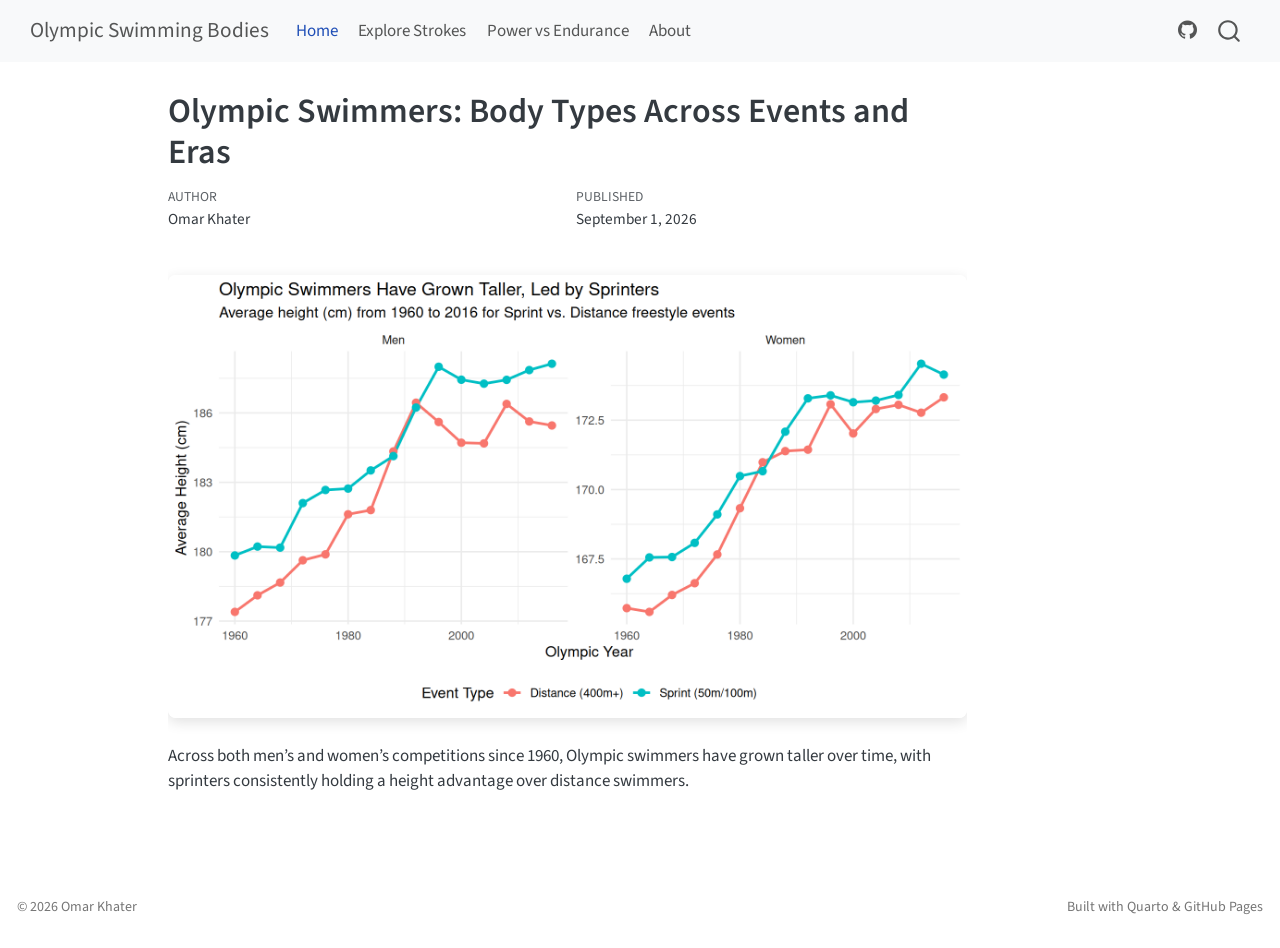
<file: index.html>
<!DOCTYPE html>
<html xmlns="http://www.w3.org/1999/xhtml" lang="en" xml:lang="en"><head>

<meta charset="utf-8">
<meta name="generator" content="quarto-1.10.18">

<meta name="viewport" content="width=device-width, initial-scale=1.0, user-scalable=yes">

<meta name="author" content="Omar Khater">
<meta name="dcterms.date" content="2026-09-01">

<title>Olympic Swimmers: Body Types Across Events and Eras – Olympic Swimming Bodies</title>
<style>
/* Default styles provided by pandoc.
** See https://pandoc.org/MANUAL.html#variables-for-html for config info.
*/
span.smallcaps{font-variant: small-caps;}
div.columns{display: flex; gap: 1.5em;}
div.column{flex: auto;}
@media screen {
div.columns{gap: min(4vw, 1.5em);}
div.column{overflow-x: auto;}
}
div.hanging-indent{margin-left: 1.5em; text-indent: -1.5em;}
ul.task-list{list-style: none;}
ul.task-list li input[type="checkbox"] {
  width: 0.8em;
  margin: 0 0.8em 0.2em -1em; /* quarto-specific, see https://github.com/quarto-dev/quarto-cli/issues/4556 */ 
  vertical-align: middle;
}
</style>


<script src="site_libs/quarto-nav/quarto-nav.js"></script>
<script src="site_libs/quarto-nav/headroom.min.js"></script>
<script src="site_libs/clipboard/clipboard.min.js"></script>
<script src="site_libs/quarto-search/autocomplete.umd.js"></script>
<script src="site_libs/quarto-search/fuse.min.js"></script>
<script src="site_libs/quarto-search/quarto-search.js"></script>
<meta name="quarto:offset" content="./">
<script src="site_libs/quarto-html/quarto.js" type="module"></script>
<script src="site_libs/quarto-html/tabsets/tabsets.js" type="module"></script>
<script src="site_libs/quarto-html/popper.min.js"></script>
<script src="site_libs/quarto-html/tippy.umd.min.js"></script>
<script src="site_libs/quarto-html/anchor.min.js"></script>
<link href="site_libs/quarto-html/tippy.css" rel="stylesheet">
<link href="site_libs/quarto-html/quarto-syntax-highlighting-64a204ab8560d761af7679ceaba22944.css" rel="stylesheet" id="quarto-text-highlighting-styles">
<script src="site_libs/bootstrap/bootstrap.min.js"></script>
<link href="site_libs/bootstrap/bootstrap-icons.css" rel="stylesheet">
<link href="site_libs/bootstrap/bootstrap-3eaf8885052e939fbbbe2bfb513fc417.min.css" rel="stylesheet" append-hash="true" id="quarto-bootstrap" data-mode="light">
<script id="quarto-search-options" type="application/json">{
  "location": "navbar",
  "copy-button": false,
  "collapse-after": 3,
  "panel-placement": "end",
  "type": "overlay",
  "limit": 50,
  "keyboard-shortcut": [
    "f",
    "/",
    "s"
  ],
  "show-item-context": false,
  "language": {
    "search-no-results-text": "No results",
    "search-matching-documents-text": "matching documents",
    "search-copy-link-title": "Copy link to search",
    "search-hide-matches-text": "Hide additional matches",
    "search-more-match-text": "more match in this document",
    "search-more-matches-text": "more matches in this document",
    "search-clear-button-title": "Clear",
    "search-text-placeholder": "",
    "search-detached-cancel-button-title": "Cancel",
    "search-submit-button-title": "Submit",
    "search-label": "Search"
  }
}</script>
<style>html{ scroll-behavior: smooth; }</style>


<link rel="stylesheet" href="styles.css">
</head>

<body class="nav-fixed quarto-light">

<div id="quarto-search-results"></div>
  <header id="quarto-header" class="headroom fixed-top">
    <nav class="navbar navbar-expand-lg " data-bs-theme="dark">
      <div class="navbar-container container-fluid">
      <div class="navbar-brand-container mx-auto">
    <a class="navbar-brand" href="./index.html">
    <span class="navbar-title">Olympic Swimming Bodies</span>
    </a>
  </div>
            <div id="quarto-search" class="" title="Search"></div>
          <button class="navbar-toggler" type="button" data-bs-toggle="collapse" data-bs-target="#navbarCollapse" aria-controls="navbarCollapse" role="menu" aria-expanded="false" aria-label="Toggle navigation" onclick="if (window.quartoToggleHeadroom) { window.quartoToggleHeadroom(); }">
  <span class="navbar-toggler-icon"></span>
</button>
          <div class="collapse navbar-collapse" id="navbarCollapse">
            <ul class="navbar-nav navbar-nav-scroll me-auto">
  <li class="nav-item">
    <a class="nav-link active" href="./index.html" aria-current="page"> 
<span class="menu-text">Home</span></a>
  </li>  
  <li class="nav-item">
    <a class="nav-link" href="./exploration.html"> 
<span class="menu-text">Explore Strokes</span></a>
  </li>  
  <li class="nav-item">
    <a class="nav-link" href="./story.html"> 
<span class="menu-text">Power vs Endurance</span></a>
  </li>  
  <li class="nav-item">
    <a class="nav-link" href="./about.html"> 
<span class="menu-text">About</span></a>
  </li>  
</ul>
            <ul class="navbar-nav navbar-nav-scroll ms-auto">
  <li class="nav-item compact">
    <a class="nav-link" href="https://github.com/okhatter28/milestone5"> <i class="bi bi-github" role="img">
</i> 
<span class="menu-text"></span></a>
  </li>  
</ul>
          </div> <!-- /navcollapse -->
            <div class="quarto-navbar-tools">
</div>
      </div> <!-- /container-fluid -->
    </nav>
</header>
<!-- content -->
<div id="quarto-content" class="quarto-container page-columns page-rows-contents page-layout-article page-navbar">
<!-- sidebar -->
<!-- margin-sidebar -->
    <div id="quarto-margin-sidebar" class="sidebar margin-sidebar zindex-bottom">
        
    </div>
<!-- main -->
<main class="content" id="quarto-document-content">

<header id="title-block-header" class="quarto-title-block default">
<div class="quarto-title">
<h1 class="title">Olympic Swimmers: Body Types Across Events and Eras</h1>
</div>



<div class="quarto-title-meta">

    <div>
    <div class="quarto-title-meta-heading">Author</div>
    <div class="quarto-title-meta-contents">
             <p>Omar Khater </p>
          </div>
  </div>
    
    <div>
    <div class="quarto-title-meta-heading">Published</div>
    <div class="quarto-title-meta-contents">
      <p class="date">September 1, 2026</p>
    </div>
  </div>
  
    
  </div>
  


</header>


<div class="cell">
<div class="cell-output-display">
<div>
<figure class="figure">
<p><img src="index_files/figure-html/height-trends-1.png" class="img-fluid figure-img" width="864"></p>
</figure>
</div>
</div>
</div>
<p>Across both men’s and women’s competitions since 1960, Olympic swimmers have grown taller over time, with sprinters consistently holding a height advantage over distance swimmers.</p>



</main> <!-- /main -->
<script id="quarto-html-after-body" type="application/javascript">
  window.document.addEventListener("DOMContentLoaded", function (event) {
    const icon = "";
    const anchorJS = new window.AnchorJS();
    anchorJS.options = {
      placement: 'right',
      icon: icon
    };
    anchorJS.add('.anchored');
    const isCodeAnnotation = (el) => {
      for (const clz of el.classList) {
        if (clz.startsWith('code-annotation-')) {                     
          return true;
        }
      }
      return false;
    }
    const onCopySuccess = function(e) {
      // button target
      const button = e.trigger;
      // don't keep focus
      button.blur();
      // flash "checked"
      button.classList.add('code-copy-button-checked');
      var currentTitle = button.getAttribute("title");
      button.setAttribute("title", "Copied!");
      let tooltip;
      if (window.bootstrap) {
        button.setAttribute("data-bs-toggle", "tooltip");
        button.setAttribute("data-bs-placement", "left");
        button.setAttribute("data-bs-title", "Copied!");
        tooltip = new bootstrap.Tooltip(button, 
          { trigger: "manual", 
            customClass: "code-copy-button-tooltip",
            offset: [0, -8]});
        tooltip.show();    
      }
      setTimeout(function() {
        if (tooltip) {
          tooltip.hide();
          button.removeAttribute("data-bs-title");
          button.removeAttribute("data-bs-toggle");
          button.removeAttribute("data-bs-placement");
        }
        button.setAttribute("title", currentTitle);
        button.classList.remove('code-copy-button-checked');
      }, 1000);
      // clear code selection
      e.clearSelection();
    }
    const getTextToCopy = function(trigger) {
      const outerScaffold = trigger.parentElement.cloneNode(true);
      const codeEl = outerScaffold.querySelector('code');
      for (const childEl of codeEl.children) {
        if (isCodeAnnotation(childEl)) {
          childEl.remove();
        }
      }
      return codeEl.innerText;
    }
    const clipboard = new window.ClipboardJS('.code-copy-button:not([data-in-quarto-modal])', {
      text: getTextToCopy
    });
    clipboard.on('success', onCopySuccess);
    if (window.document.getElementById('quarto-embedded-source-code-modal')) {
      const clipboardModal = new window.ClipboardJS('.code-copy-button[data-in-quarto-modal]', {
        text: getTextToCopy,
        container: window.document.getElementById('quarto-embedded-source-code-modal')
      });
      clipboardModal.on('success', onCopySuccess);
    }
      var localhostRegex = new RegExp(/^(?:http|https):\/\/localhost\:?[0-9]*\//);
      var mailtoRegex = new RegExp(/^mailto:/);
        var filterRegex = new RegExp("https:\/\/okhatter28\.github\.io\/olympic-bodies\/");
      var isInternal = (href) => {
          return filterRegex.test(href) || localhostRegex.test(href) || mailtoRegex.test(href);
      }
      // Inspect non-navigation links and adorn them if external
     var links = window.document.querySelectorAll('a[href]:not(.nav-link):not(.navbar-brand):not(.toc-action):not(.sidebar-link):not(.sidebar-item-toggle):not(.pagination-link):not(.no-external):not([aria-hidden]):not(.dropdown-item):not(.quarto-navigation-tool):not(.about-link)');
      for (var i=0; i<links.length; i++) {
        const link = links[i];
        if (!isInternal(link.href)) {
          // undo the damage that might have been done by quarto-nav.js in the case of
          // links that we want to consider external
          if (link.dataset.originalHref !== undefined) {
            link.href = link.dataset.originalHref;
          }
        }
      }
    function tippyHover(el, contentFn, onTriggerFn, onUntriggerFn) {
      const config = {
        allowHTML: true,
        maxWidth: 500,
        delay: 100,
        arrow: false,
        appendTo: function(el) {
            return el.parentElement;
        },
        interactive: true,
        interactiveBorder: 10,
        theme: 'quarto',
        placement: 'bottom-start',
      };
      if (contentFn) {
        config.content = contentFn;
      }
      if (onTriggerFn) {
        config.onTrigger = onTriggerFn;
      }
      if (onUntriggerFn) {
        config.onUntrigger = onUntriggerFn;
      }
      window.tippy(el, config); 
    }
    const noterefs = window.document.querySelectorAll('a[role="doc-noteref"]');
    for (var i=0; i<noterefs.length; i++) {
      const ref = noterefs[i];
      tippyHover(ref, function() {
        // use id or data attribute instead here
        let href = ref.getAttribute('data-footnote-href') || ref.getAttribute('href');
        try { href = new URL(href).hash; } catch {}
        const id = href.replace(/^#\/?/, "");
        const note = window.document.getElementById(id);
        if (note) {
          return note.innerHTML;
        } else {
          return "";
        }
      });
    }
    const xrefs = window.document.querySelectorAll('a.quarto-xref');
    const processXRef = (id, note) => {
      // Strip column container classes
      const stripColumnClz = (el) => {
        el.classList.remove("page-full", "page-columns");
        if (el.children) {
          for (const child of el.children) {
            stripColumnClz(child);
          }
        }
      }
      stripColumnClz(note)
      if (id === null || id.startsWith('sec-')) {
        // Special case sections, only their first couple elements
        const container = document.createElement("div");
        if (note.children && note.children.length > 2) {
          container.appendChild(note.children[0].cloneNode(true));
          for (let i = 1; i < note.children.length; i++) {
            const child = note.children[i];
            if (child.tagName === "P" && child.innerText === "") {
              continue;
            } else {
              container.appendChild(child.cloneNode(true));
              break;
            }
          }
          if (window.Quarto?.typesetMath) {
            window.Quarto.typesetMath(container);
          }
          return container.innerHTML
        } else {
          if (window.Quarto?.typesetMath) {
            window.Quarto.typesetMath(note);
          }
          return note.innerHTML;
        }
      } else {
        // Remove any anchor links if they are present
        const anchorLink = note.querySelector('a.anchorjs-link');
        if (anchorLink) {
          anchorLink.remove();
        }
        if (window.Quarto?.typesetMath) {
          window.Quarto.typesetMath(note);
        }
        if (note.classList.contains("callout")) {
          return note.outerHTML;
        } else {
          return note.innerHTML;
        }
      }
    }
    for (var i=0; i<xrefs.length; i++) {
      const xref = xrefs[i];
      tippyHover(xref, undefined, function(instance) {
        instance.disable();
        let url = xref.getAttribute('href');
        let hash = undefined; 
        if (url.startsWith('#')) {
          hash = url;
        } else {
          try { hash = new URL(url).hash; } catch {}
        }
        if (hash) {
          const id = hash.replace(/^#\/?/, "");
          const note = window.document.getElementById(id);
          if (note !== null) {
            try {
              const html = processXRef(id, note.cloneNode(true));
              instance.setContent(html);
            } finally {
              instance.enable();
              instance.show();
            }
          } else {
            // See if we can fetch this
            fetch(url.split('#')[0])
            .then(res => res.text())
            .then(html => {
              const parser = new DOMParser();
              const htmlDoc = parser.parseFromString(html, "text/html");
              const note = htmlDoc.getElementById(id);
              if (note !== null) {
                const html = processXRef(id, note);
                instance.setContent(html);
              } 
            }).finally(() => {
              instance.enable();
              instance.show();
            });
          }
        } else {
          // See if we can fetch a full url (with no hash to target)
          // This is a special case and we should probably do some content thinning / targeting
          fetch(url)
          .then(res => res.text())
          .then(html => {
            const parser = new DOMParser();
            const htmlDoc = parser.parseFromString(html, "text/html");
            const note = htmlDoc.querySelector('main.content');
            if (note !== null) {
              // This should only happen for chapter cross references
              // (since there is no id in the URL)
              // remove the first header
              if (note.children.length > 0 && note.children[0].tagName === "HEADER") {
                note.children[0].remove();
              }
              const html = processXRef(null, note);
              instance.setContent(html);
            } 
          }).finally(() => {
            instance.enable();
            instance.show();
          });
        }
      }, function(instance) {
      });
    }
        let selectedAnnoteEl;
        const selectorForAnnotation = ( cell, annotation) => {
          let cellAttr = 'data-code-cell="' + cell + '"';
          let lineAttr = 'data-code-annotation="' +  annotation + '"';
          const selector = 'span[' + cellAttr + '][' + lineAttr + ']';
          return selector;
        }
        const selectCodeLines = (annoteEl) => {
          const doc = window.document;
          const targetCell = annoteEl.getAttribute("data-target-cell");
          const targetAnnotation = annoteEl.getAttribute("data-target-annotation");
          const annoteSpan = window.document.querySelector(selectorForAnnotation(targetCell, targetAnnotation));
          const lines = annoteSpan.getAttribute("data-code-lines").split(",");
          const lineIds = lines.map((line) => {
            return targetCell + "-" + line;
          })
          let top = null;
          let height = null;
          let parent = null;
          if (lineIds.length > 0) {
              //compute the position of the single el (top and bottom and make a div)
              const el = window.document.getElementById(lineIds[0]);
              top = el.offsetTop;
              height = el.offsetHeight;
              parent = el.parentElement.parentElement;
            if (lineIds.length > 1) {
              const lastEl = window.document.getElementById(lineIds[lineIds.length - 1]);
              const bottom = lastEl.offsetTop + lastEl.offsetHeight;
              height = bottom - top;
            }
            if (top !== null && height !== null && parent !== null) {
              // cook up a div (if necessary) and position it 
              let div = window.document.getElementById("code-annotation-line-highlight");
              if (div === null) {
                div = window.document.createElement("div");
                div.setAttribute("id", "code-annotation-line-highlight");
                div.style.position = 'absolute';
                parent.appendChild(div);
              }
              div.style.top = top - 2 + "px";
              div.style.height = height + 4 + "px";
              div.style.left = 0;
              let gutterDiv = window.document.getElementById("code-annotation-line-highlight-gutter");
              if (gutterDiv === null) {
                gutterDiv = window.document.createElement("div");
                gutterDiv.setAttribute("id", "code-annotation-line-highlight-gutter");
                gutterDiv.style.position = 'absolute';
                const codeCell = window.document.getElementById(targetCell);
                const gutter = codeCell.querySelector('.code-annotation-gutter');
                gutter.appendChild(gutterDiv);
              }
              gutterDiv.style.top = top - 2 + "px";
              gutterDiv.style.height = height + 4 + "px";
            }
            selectedAnnoteEl = annoteEl;
          }
        };
        const unselectCodeLines = () => {
          const elementsIds = ["code-annotation-line-highlight", "code-annotation-line-highlight-gutter"];
          elementsIds.forEach((elId) => {
            const div = window.document.getElementById(elId);
            if (div) {
              div.remove();
            }
          });
          selectedAnnoteEl = undefined;
        };
          // Handle positioning of the toggle
      window.addEventListener(
        "resize",
        throttle(() => {
          elRect = undefined;
          if (selectedAnnoteEl) {
            selectCodeLines(selectedAnnoteEl);
          }
        }, 10)
      );
      function throttle(fn, ms) {
      let throttle = false;
      let timer;
        return (...args) => {
          if(!throttle) { // first call gets through
              fn.apply(this, args);
              throttle = true;
          } else { // all the others get throttled
              if(timer) clearTimeout(timer); // cancel #2
              timer = setTimeout(() => {
                fn.apply(this, args);
                timer = throttle = false;
              }, ms);
          }
        };
      }
        // Attach click handler to the DT
        const annoteDls = window.document.querySelectorAll('dt[data-target-cell]');
        for (const annoteDlNode of annoteDls) {
          annoteDlNode.addEventListener('click', (event) => {
            const clickedEl = event.target;
            if (clickedEl !== selectedAnnoteEl) {
              unselectCodeLines();
              const activeEl = window.document.querySelector('dt[data-target-cell].code-annotation-active');
              if (activeEl) {
                activeEl.classList.remove('code-annotation-active');
              }
              selectCodeLines(clickedEl);
              clickedEl.classList.add('code-annotation-active');
            } else {
              // Unselect the line
              unselectCodeLines();
              clickedEl.classList.remove('code-annotation-active');
            }
          });
        }
    const findCites = (el) => {
      const parentEl = el.parentElement;
      if (parentEl) {
        const cites = parentEl.dataset.cites;
        if (cites) {
          return {
            el,
            cites: cites.split(' ')
          };
        } else {
          return findCites(el.parentElement)
        }
      } else {
        return undefined;
      }
    };
    var bibliorefs = window.document.querySelectorAll('a[role="doc-biblioref"]');
    for (var i=0; i<bibliorefs.length; i++) {
      const ref = bibliorefs[i];
      const citeInfo = findCites(ref);
      if (citeInfo) {
        tippyHover(citeInfo.el, function() {
          var popup = window.document.createElement('div');
          citeInfo.cites.forEach(function(cite) {
            var citeDiv = window.document.createElement('div');
            citeDiv.classList.add('hanging-indent');
            citeDiv.classList.add('csl-entry');
            var biblioDiv = window.document.getElementById('ref-' + cite);
            if (biblioDiv) {
              citeDiv.innerHTML = biblioDiv.innerHTML;
            }
            popup.appendChild(citeDiv);
          });
          return popup.innerHTML;
        });
      }
    }
  });
  </script>
</div> <!-- /content -->
<footer class="footer">
  <div class="nav-footer">
    <div class="nav-footer-left">
<p>© 2026 Omar Khater</p>
</div>   
    <div class="nav-footer-center">
      &nbsp;
    </div>
    <div class="nav-footer-right">
<p>Built with Quarto &amp; GitHub Pages</p>
</div>
  </div>
</footer>




<script src="site_libs/quarto-html/zenscroll-min.js"></script>
</body></html>
</file>
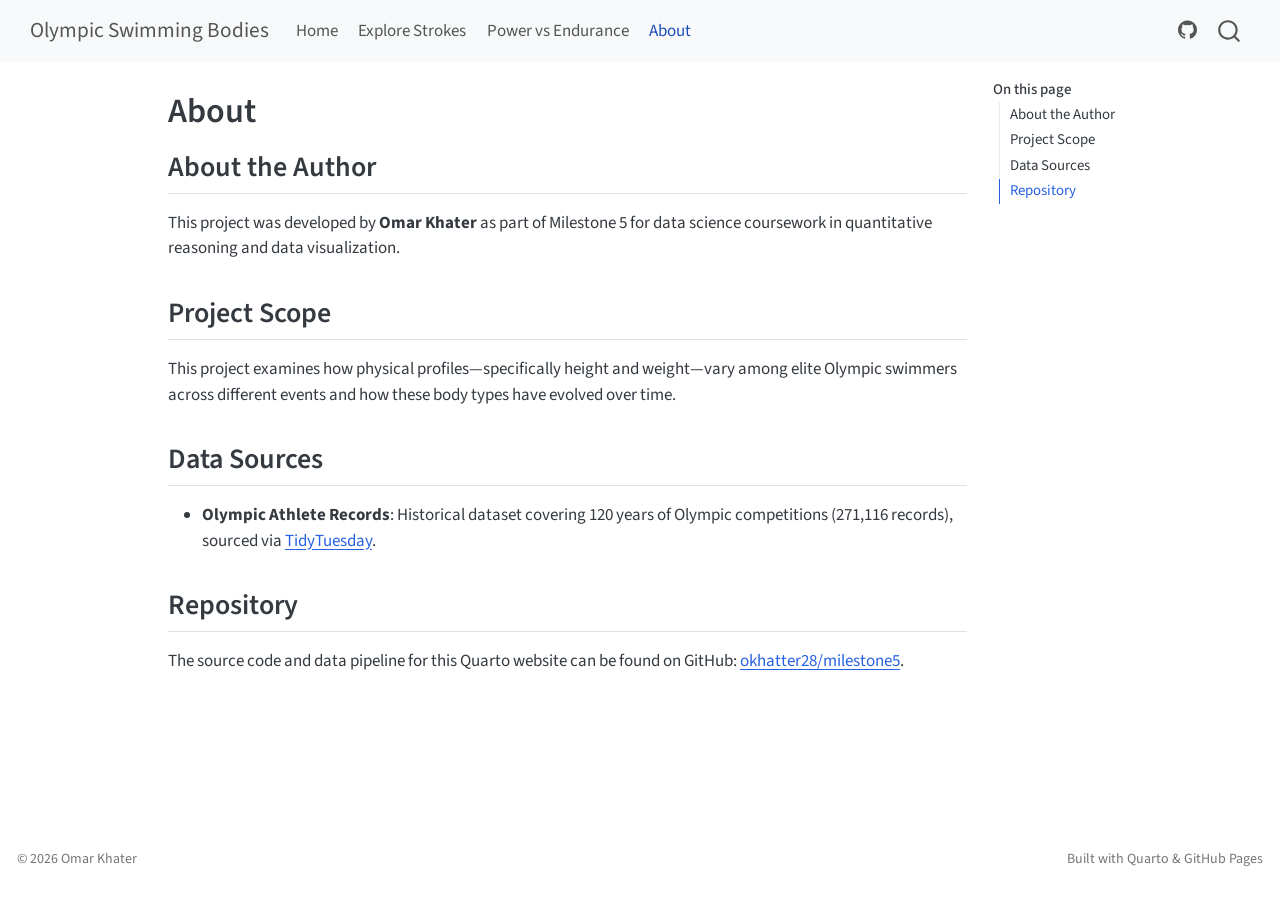
<file: about.html>
<!DOCTYPE html>
<html xmlns="http://www.w3.org/1999/xhtml" lang="en" xml:lang="en"><head>

<meta charset="utf-8">
<meta name="generator" content="quarto-1.10.18">

<meta name="viewport" content="width=device-width, initial-scale=1.0, user-scalable=yes">


<title>About – Olympic Swimming Bodies</title>
<style>
/* Default styles provided by pandoc.
** See https://pandoc.org/MANUAL.html#variables-for-html for config info.
*/
span.smallcaps{font-variant: small-caps;}
div.columns{display: flex; gap: 1.5em;}
div.column{flex: auto;}
@media screen {
div.columns{gap: min(4vw, 1.5em);}
div.column{overflow-x: auto;}
}
div.hanging-indent{margin-left: 1.5em; text-indent: -1.5em;}
ul.task-list{list-style: none;}
ul.task-list li input[type="checkbox"] {
  width: 0.8em;
  margin: 0 0.8em 0.2em -1em; /* quarto-specific, see https://github.com/quarto-dev/quarto-cli/issues/4556 */ 
  vertical-align: middle;
}
</style>


<script src="site_libs/quarto-nav/quarto-nav.js"></script>
<script src="site_libs/quarto-nav/headroom.min.js"></script>
<script src="site_libs/clipboard/clipboard.min.js"></script>
<script src="site_libs/quarto-search/autocomplete.umd.js"></script>
<script src="site_libs/quarto-search/fuse.min.js"></script>
<script src="site_libs/quarto-search/quarto-search.js"></script>
<meta name="quarto:offset" content="./">
<script src="site_libs/quarto-html/quarto.js" type="module"></script>
<script src="site_libs/quarto-html/tabsets/tabsets.js" type="module"></script>
<script src="site_libs/quarto-html/popper.min.js"></script>
<script src="site_libs/quarto-html/tippy.umd.min.js"></script>
<script src="site_libs/quarto-html/anchor.min.js"></script>
<link href="site_libs/quarto-html/tippy.css" rel="stylesheet">
<link href="site_libs/quarto-html/quarto-syntax-highlighting-64a204ab8560d761af7679ceaba22944.css" rel="stylesheet" id="quarto-text-highlighting-styles">
<script src="site_libs/bootstrap/bootstrap.min.js"></script>
<link href="site_libs/bootstrap/bootstrap-icons.css" rel="stylesheet">
<link href="site_libs/bootstrap/bootstrap-3eaf8885052e939fbbbe2bfb513fc417.min.css" rel="stylesheet" append-hash="true" id="quarto-bootstrap" data-mode="light">
<script id="quarto-search-options" type="application/json">{
  "location": "navbar",
  "copy-button": false,
  "collapse-after": 3,
  "panel-placement": "end",
  "type": "overlay",
  "limit": 50,
  "keyboard-shortcut": [
    "f",
    "/",
    "s"
  ],
  "show-item-context": false,
  "language": {
    "search-no-results-text": "No results",
    "search-matching-documents-text": "matching documents",
    "search-copy-link-title": "Copy link to search",
    "search-hide-matches-text": "Hide additional matches",
    "search-more-match-text": "more match in this document",
    "search-more-matches-text": "more matches in this document",
    "search-clear-button-title": "Clear",
    "search-text-placeholder": "",
    "search-detached-cancel-button-title": "Cancel",
    "search-submit-button-title": "Submit",
    "search-label": "Search"
  }
}</script>
<style>html{ scroll-behavior: smooth; }</style>


<link rel="stylesheet" href="styles.css">
</head>

<body class="nav-fixed quarto-light">

<div id="quarto-search-results"></div>
  <header id="quarto-header" class="headroom fixed-top">
    <nav class="navbar navbar-expand-lg " data-bs-theme="dark">
      <div class="navbar-container container-fluid">
      <div class="navbar-brand-container mx-auto">
    <a class="navbar-brand" href="./index.html">
    <span class="navbar-title">Olympic Swimming Bodies</span>
    </a>
  </div>
            <div id="quarto-search" class="" title="Search"></div>
          <button class="navbar-toggler" type="button" data-bs-toggle="collapse" data-bs-target="#navbarCollapse" aria-controls="navbarCollapse" role="menu" aria-expanded="false" aria-label="Toggle navigation" onclick="if (window.quartoToggleHeadroom) { window.quartoToggleHeadroom(); }">
  <span class="navbar-toggler-icon"></span>
</button>
          <div class="collapse navbar-collapse" id="navbarCollapse">
            <ul class="navbar-nav navbar-nav-scroll me-auto">
  <li class="nav-item">
    <a class="nav-link" href="./index.html"> 
<span class="menu-text">Home</span></a>
  </li>  
  <li class="nav-item">
    <a class="nav-link" href="./exploration.html"> 
<span class="menu-text">Explore Strokes</span></a>
  </li>  
  <li class="nav-item">
    <a class="nav-link" href="./story.html"> 
<span class="menu-text">Power vs Endurance</span></a>
  </li>  
  <li class="nav-item">
    <a class="nav-link active" href="./about.html" aria-current="page"> 
<span class="menu-text">About</span></a>
  </li>  
</ul>
            <ul class="navbar-nav navbar-nav-scroll ms-auto">
  <li class="nav-item compact">
    <a class="nav-link" href="https://github.com/okhatter28/milestone5"> <i class="bi bi-github" role="img">
</i> 
<span class="menu-text"></span></a>
  </li>  
</ul>
          </div> <!-- /navcollapse -->
            <div class="quarto-navbar-tools">
</div>
      </div> <!-- /container-fluid -->
    </nav>
</header>
<!-- content -->
<div id="quarto-content" class="quarto-container page-columns page-rows-contents page-layout-article page-navbar">
<!-- sidebar -->
<!-- margin-sidebar -->
    <div id="quarto-margin-sidebar" class="sidebar margin-sidebar">
        <nav id="TOC" role="doc-toc" class="toc-active">
    <h2 id="toc-title">On this page</h2>
   
  <ul>
  <li><a href="#about-the-author" id="toc-about-the-author" class="nav-link active" data-scroll-target="#about-the-author">About the Author</a></li>
  <li><a href="#project-scope" id="toc-project-scope" class="nav-link" data-scroll-target="#project-scope">Project Scope</a></li>
  <li><a href="#data-sources" id="toc-data-sources" class="nav-link" data-scroll-target="#data-sources">Data Sources</a></li>
  <li><a href="#repository" id="toc-repository" class="nav-link" data-scroll-target="#repository">Repository</a></li>
  </ul>
</nav>
    </div>
<!-- main -->
<main class="content" id="quarto-document-content">

<header id="title-block-header" class="quarto-title-block default">
<div class="quarto-title">
<h1 class="title">About</h1>
</div>



<div class="quarto-title-meta">

    
  
    
  </div>
  


</header>


<section id="about-the-author" class="level2">
<h2 class="anchored" data-anchor-id="about-the-author">About the Author</h2>
<p>This project was developed by <strong>Omar Khater</strong> as part of Milestone 5 for data science coursework in quantitative reasoning and data visualization.</p>
</section>
<section id="project-scope" class="level2">
<h2 class="anchored" data-anchor-id="project-scope">Project Scope</h2>
<p>This project examines how physical profiles—specifically height and weight—vary among elite Olympic swimmers across different events and how these body types have evolved over time.</p>
</section>
<section id="data-sources" class="level2">
<h2 class="anchored" data-anchor-id="data-sources">Data Sources</h2>
<ul>
<li><strong>Olympic Athlete Records</strong>: Historical dataset covering 120 years of Olympic competitions (271,116 records), sourced via <a href="https://github.com/rfordatascience/tidytuesday/tree/master/data/2021/2021-07-27">TidyTuesday</a>.</li>
</ul>
</section>
<section id="repository" class="level2">
<h2 class="anchored" data-anchor-id="repository">Repository</h2>
<p>The source code and data pipeline for this Quarto website can be found on GitHub: <a href="https://github.com/okhatter28/milestone5">okhatter28/milestone5</a>.</p>


</section>

</main> <!-- /main -->
<script id="quarto-html-after-body" type="application/javascript">
  window.document.addEventListener("DOMContentLoaded", function (event) {
    const icon = "";
    const anchorJS = new window.AnchorJS();
    anchorJS.options = {
      placement: 'right',
      icon: icon
    };
    anchorJS.add('.anchored');
    const isCodeAnnotation = (el) => {
      for (const clz of el.classList) {
        if (clz.startsWith('code-annotation-')) {                     
          return true;
        }
      }
      return false;
    }
    const onCopySuccess = function(e) {
      // button target
      const button = e.trigger;
      // don't keep focus
      button.blur();
      // flash "checked"
      button.classList.add('code-copy-button-checked');
      var currentTitle = button.getAttribute("title");
      button.setAttribute("title", "Copied!");
      let tooltip;
      if (window.bootstrap) {
        button.setAttribute("data-bs-toggle", "tooltip");
        button.setAttribute("data-bs-placement", "left");
        button.setAttribute("data-bs-title", "Copied!");
        tooltip = new bootstrap.Tooltip(button, 
          { trigger: "manual", 
            customClass: "code-copy-button-tooltip",
            offset: [0, -8]});
        tooltip.show();    
      }
      setTimeout(function() {
        if (tooltip) {
          tooltip.hide();
          button.removeAttribute("data-bs-title");
          button.removeAttribute("data-bs-toggle");
          button.removeAttribute("data-bs-placement");
        }
        button.setAttribute("title", currentTitle);
        button.classList.remove('code-copy-button-checked');
      }, 1000);
      // clear code selection
      e.clearSelection();
    }
    const getTextToCopy = function(trigger) {
      const outerScaffold = trigger.parentElement.cloneNode(true);
      const codeEl = outerScaffold.querySelector('code');
      for (const childEl of codeEl.children) {
        if (isCodeAnnotation(childEl)) {
          childEl.remove();
        }
      }
      return codeEl.innerText;
    }
    const clipboard = new window.ClipboardJS('.code-copy-button:not([data-in-quarto-modal])', {
      text: getTextToCopy
    });
    clipboard.on('success', onCopySuccess);
    if (window.document.getElementById('quarto-embedded-source-code-modal')) {
      const clipboardModal = new window.ClipboardJS('.code-copy-button[data-in-quarto-modal]', {
        text: getTextToCopy,
        container: window.document.getElementById('quarto-embedded-source-code-modal')
      });
      clipboardModal.on('success', onCopySuccess);
    }
      var localhostRegex = new RegExp(/^(?:http|https):\/\/localhost\:?[0-9]*\//);
      var mailtoRegex = new RegExp(/^mailto:/);
        var filterRegex = new RegExp("https:\/\/okhatter28\.github\.io\/olympic-bodies\/");
      var isInternal = (href) => {
          return filterRegex.test(href) || localhostRegex.test(href) || mailtoRegex.test(href);
      }
      // Inspect non-navigation links and adorn them if external
     var links = window.document.querySelectorAll('a[href]:not(.nav-link):not(.navbar-brand):not(.toc-action):not(.sidebar-link):not(.sidebar-item-toggle):not(.pagination-link):not(.no-external):not([aria-hidden]):not(.dropdown-item):not(.quarto-navigation-tool):not(.about-link)');
      for (var i=0; i<links.length; i++) {
        const link = links[i];
        if (!isInternal(link.href)) {
          // undo the damage that might have been done by quarto-nav.js in the case of
          // links that we want to consider external
          if (link.dataset.originalHref !== undefined) {
            link.href = link.dataset.originalHref;
          }
        }
      }
    function tippyHover(el, contentFn, onTriggerFn, onUntriggerFn) {
      const config = {
        allowHTML: true,
        maxWidth: 500,
        delay: 100,
        arrow: false,
        appendTo: function(el) {
            return el.parentElement;
        },
        interactive: true,
        interactiveBorder: 10,
        theme: 'quarto',
        placement: 'bottom-start',
      };
      if (contentFn) {
        config.content = contentFn;
      }
      if (onTriggerFn) {
        config.onTrigger = onTriggerFn;
      }
      if (onUntriggerFn) {
        config.onUntrigger = onUntriggerFn;
      }
      window.tippy(el, config); 
    }
    const noterefs = window.document.querySelectorAll('a[role="doc-noteref"]');
    for (var i=0; i<noterefs.length; i++) {
      const ref = noterefs[i];
      tippyHover(ref, function() {
        // use id or data attribute instead here
        let href = ref.getAttribute('data-footnote-href') || ref.getAttribute('href');
        try { href = new URL(href).hash; } catch {}
        const id = href.replace(/^#\/?/, "");
        const note = window.document.getElementById(id);
        if (note) {
          return note.innerHTML;
        } else {
          return "";
        }
      });
    }
    const xrefs = window.document.querySelectorAll('a.quarto-xref');
    const processXRef = (id, note) => {
      // Strip column container classes
      const stripColumnClz = (el) => {
        el.classList.remove("page-full", "page-columns");
        if (el.children) {
          for (const child of el.children) {
            stripColumnClz(child);
          }
        }
      }
      stripColumnClz(note)
      if (id === null || id.startsWith('sec-')) {
        // Special case sections, only their first couple elements
        const container = document.createElement("div");
        if (note.children && note.children.length > 2) {
          container.appendChild(note.children[0].cloneNode(true));
          for (let i = 1; i < note.children.length; i++) {
            const child = note.children[i];
            if (child.tagName === "P" && child.innerText === "") {
              continue;
            } else {
              container.appendChild(child.cloneNode(true));
              break;
            }
          }
          if (window.Quarto?.typesetMath) {
            window.Quarto.typesetMath(container);
          }
          return container.innerHTML
        } else {
          if (window.Quarto?.typesetMath) {
            window.Quarto.typesetMath(note);
          }
          return note.innerHTML;
        }
      } else {
        // Remove any anchor links if they are present
        const anchorLink = note.querySelector('a.anchorjs-link');
        if (anchorLink) {
          anchorLink.remove();
        }
        if (window.Quarto?.typesetMath) {
          window.Quarto.typesetMath(note);
        }
        if (note.classList.contains("callout")) {
          return note.outerHTML;
        } else {
          return note.innerHTML;
        }
      }
    }
    for (var i=0; i<xrefs.length; i++) {
      const xref = xrefs[i];
      tippyHover(xref, undefined, function(instance) {
        instance.disable();
        let url = xref.getAttribute('href');
        let hash = undefined; 
        if (url.startsWith('#')) {
          hash = url;
        } else {
          try { hash = new URL(url).hash; } catch {}
        }
        if (hash) {
          const id = hash.replace(/^#\/?/, "");
          const note = window.document.getElementById(id);
          if (note !== null) {
            try {
              const html = processXRef(id, note.cloneNode(true));
              instance.setContent(html);
            } finally {
              instance.enable();
              instance.show();
            }
          } else {
            // See if we can fetch this
            fetch(url.split('#')[0])
            .then(res => res.text())
            .then(html => {
              const parser = new DOMParser();
              const htmlDoc = parser.parseFromString(html, "text/html");
              const note = htmlDoc.getElementById(id);
              if (note !== null) {
                const html = processXRef(id, note);
                instance.setContent(html);
              } 
            }).finally(() => {
              instance.enable();
              instance.show();
            });
          }
        } else {
          // See if we can fetch a full url (with no hash to target)
          // This is a special case and we should probably do some content thinning / targeting
          fetch(url)
          .then(res => res.text())
          .then(html => {
            const parser = new DOMParser();
            const htmlDoc = parser.parseFromString(html, "text/html");
            const note = htmlDoc.querySelector('main.content');
            if (note !== null) {
              // This should only happen for chapter cross references
              // (since there is no id in the URL)
              // remove the first header
              if (note.children.length > 0 && note.children[0].tagName === "HEADER") {
                note.children[0].remove();
              }
              const html = processXRef(null, note);
              instance.setContent(html);
            } 
          }).finally(() => {
            instance.enable();
            instance.show();
          });
        }
      }, function(instance) {
      });
    }
        let selectedAnnoteEl;
        const selectorForAnnotation = ( cell, annotation) => {
          let cellAttr = 'data-code-cell="' + cell + '"';
          let lineAttr = 'data-code-annotation="' +  annotation + '"';
          const selector = 'span[' + cellAttr + '][' + lineAttr + ']';
          return selector;
        }
        const selectCodeLines = (annoteEl) => {
          const doc = window.document;
          const targetCell = annoteEl.getAttribute("data-target-cell");
          const targetAnnotation = annoteEl.getAttribute("data-target-annotation");
          const annoteSpan = window.document.querySelector(selectorForAnnotation(targetCell, targetAnnotation));
          const lines = annoteSpan.getAttribute("data-code-lines").split(",");
          const lineIds = lines.map((line) => {
            return targetCell + "-" + line;
          })
          let top = null;
          let height = null;
          let parent = null;
          if (lineIds.length > 0) {
              //compute the position of the single el (top and bottom and make a div)
              const el = window.document.getElementById(lineIds[0]);
              top = el.offsetTop;
              height = el.offsetHeight;
              parent = el.parentElement.parentElement;
            if (lineIds.length > 1) {
              const lastEl = window.document.getElementById(lineIds[lineIds.length - 1]);
              const bottom = lastEl.offsetTop + lastEl.offsetHeight;
              height = bottom - top;
            }
            if (top !== null && height !== null && parent !== null) {
              // cook up a div (if necessary) and position it 
              let div = window.document.getElementById("code-annotation-line-highlight");
              if (div === null) {
                div = window.document.createElement("div");
                div.setAttribute("id", "code-annotation-line-highlight");
                div.style.position = 'absolute';
                parent.appendChild(div);
              }
              div.style.top = top - 2 + "px";
              div.style.height = height + 4 + "px";
              div.style.left = 0;
              let gutterDiv = window.document.getElementById("code-annotation-line-highlight-gutter");
              if (gutterDiv === null) {
                gutterDiv = window.document.createElement("div");
                gutterDiv.setAttribute("id", "code-annotation-line-highlight-gutter");
                gutterDiv.style.position = 'absolute';
                const codeCell = window.document.getElementById(targetCell);
                const gutter = codeCell.querySelector('.code-annotation-gutter');
                gutter.appendChild(gutterDiv);
              }
              gutterDiv.style.top = top - 2 + "px";
              gutterDiv.style.height = height + 4 + "px";
            }
            selectedAnnoteEl = annoteEl;
          }
        };
        const unselectCodeLines = () => {
          const elementsIds = ["code-annotation-line-highlight", "code-annotation-line-highlight-gutter"];
          elementsIds.forEach((elId) => {
            const div = window.document.getElementById(elId);
            if (div) {
              div.remove();
            }
          });
          selectedAnnoteEl = undefined;
        };
          // Handle positioning of the toggle
      window.addEventListener(
        "resize",
        throttle(() => {
          elRect = undefined;
          if (selectedAnnoteEl) {
            selectCodeLines(selectedAnnoteEl);
          }
        }, 10)
      );
      function throttle(fn, ms) {
      let throttle = false;
      let timer;
        return (...args) => {
          if(!throttle) { // first call gets through
              fn.apply(this, args);
              throttle = true;
          } else { // all the others get throttled
              if(timer) clearTimeout(timer); // cancel #2
              timer = setTimeout(() => {
                fn.apply(this, args);
                timer = throttle = false;
              }, ms);
          }
        };
      }
        // Attach click handler to the DT
        const annoteDls = window.document.querySelectorAll('dt[data-target-cell]');
        for (const annoteDlNode of annoteDls) {
          annoteDlNode.addEventListener('click', (event) => {
            const clickedEl = event.target;
            if (clickedEl !== selectedAnnoteEl) {
              unselectCodeLines();
              const activeEl = window.document.querySelector('dt[data-target-cell].code-annotation-active');
              if (activeEl) {
                activeEl.classList.remove('code-annotation-active');
              }
              selectCodeLines(clickedEl);
              clickedEl.classList.add('code-annotation-active');
            } else {
              // Unselect the line
              unselectCodeLines();
              clickedEl.classList.remove('code-annotation-active');
            }
          });
        }
    const findCites = (el) => {
      const parentEl = el.parentElement;
      if (parentEl) {
        const cites = parentEl.dataset.cites;
        if (cites) {
          return {
            el,
            cites: cites.split(' ')
          };
        } else {
          return findCites(el.parentElement)
        }
      } else {
        return undefined;
      }
    };
    var bibliorefs = window.document.querySelectorAll('a[role="doc-biblioref"]');
    for (var i=0; i<bibliorefs.length; i++) {
      const ref = bibliorefs[i];
      const citeInfo = findCites(ref);
      if (citeInfo) {
        tippyHover(citeInfo.el, function() {
          var popup = window.document.createElement('div');
          citeInfo.cites.forEach(function(cite) {
            var citeDiv = window.document.createElement('div');
            citeDiv.classList.add('hanging-indent');
            citeDiv.classList.add('csl-entry');
            var biblioDiv = window.document.getElementById('ref-' + cite);
            if (biblioDiv) {
              citeDiv.innerHTML = biblioDiv.innerHTML;
            }
            popup.appendChild(citeDiv);
          });
          return popup.innerHTML;
        });
      }
    }
  });
  </script>
</div> <!-- /content -->
<footer class="footer">
  <div class="nav-footer">
    <div class="nav-footer-left">
<p>© 2026 Omar Khater</p>
</div>   
    <div class="nav-footer-center">
      &nbsp;
    </div>
    <div class="nav-footer-right">
<p>Built with Quarto &amp; GitHub Pages</p>
</div>
  </div>
</footer>




<script src="site_libs/quarto-html/zenscroll-min.js"></script>
</body></html>
</file>
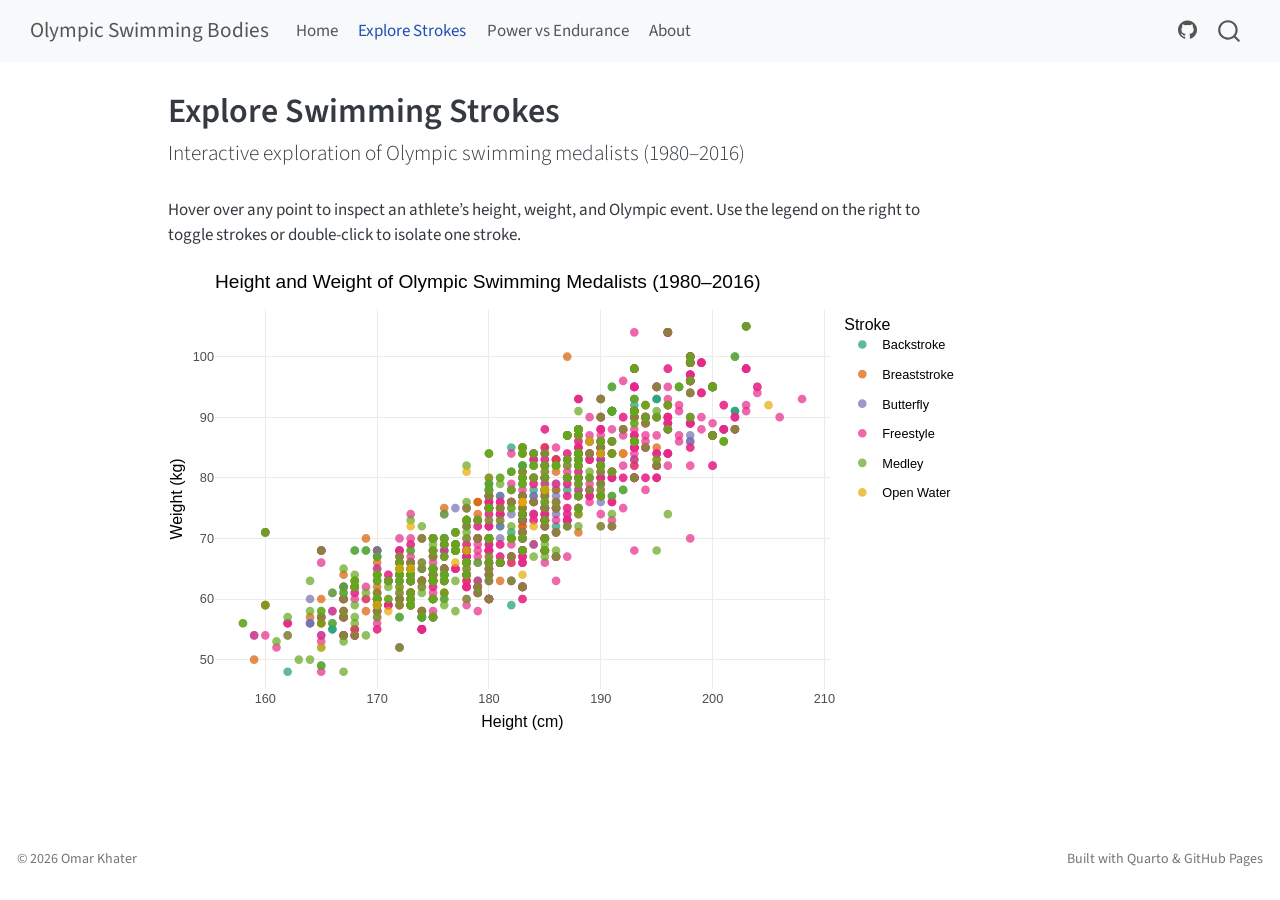
<file: exploration.html>
<!DOCTYPE html>
<html xmlns="http://www.w3.org/1999/xhtml" lang="en" xml:lang="en"><head>

<meta charset="utf-8">
<meta name="generator" content="quarto-1.10.18">

<meta name="viewport" content="width=device-width, initial-scale=1.0, user-scalable=yes">


<title>Explore Swimming Strokes – Olympic Swimming Bodies</title>
<style>
/* Default styles provided by pandoc.
** See https://pandoc.org/MANUAL.html#variables-for-html for config info.
*/
span.smallcaps{font-variant: small-caps;}
div.columns{display: flex; gap: 1.5em;}
div.column{flex: auto;}
@media screen {
div.columns{gap: min(4vw, 1.5em);}
div.column{overflow-x: auto;}
}
div.hanging-indent{margin-left: 1.5em; text-indent: -1.5em;}
ul.task-list{list-style: none;}
ul.task-list li input[type="checkbox"] {
  width: 0.8em;
  margin: 0 0.8em 0.2em -1em; /* quarto-specific, see https://github.com/quarto-dev/quarto-cli/issues/4556 */ 
  vertical-align: middle;
}
</style>


<script src="site_libs/quarto-nav/quarto-nav.js"></script>
<script src="site_libs/quarto-nav/headroom.min.js"></script>
<script src="site_libs/clipboard/clipboard.min.js"></script>
<script src="site_libs/quarto-search/autocomplete.umd.js"></script>
<script src="site_libs/quarto-search/fuse.min.js"></script>
<script src="site_libs/quarto-search/quarto-search.js"></script>
<meta name="quarto:offset" content="./">
<script src="site_libs/quarto-html/quarto.js" type="module"></script>
<script src="site_libs/quarto-html/tabsets/tabsets.js" type="module"></script>
<script src="site_libs/quarto-html/popper.min.js"></script>
<script src="site_libs/quarto-html/tippy.umd.min.js"></script>
<script src="site_libs/quarto-html/anchor.min.js"></script>
<link href="site_libs/quarto-html/tippy.css" rel="stylesheet">
<link href="site_libs/quarto-html/quarto-syntax-highlighting-64a204ab8560d761af7679ceaba22944.css" rel="stylesheet" id="quarto-text-highlighting-styles">
<script src="site_libs/bootstrap/bootstrap.min.js"></script>
<link href="site_libs/bootstrap/bootstrap-icons.css" rel="stylesheet">
<link href="site_libs/bootstrap/bootstrap-3eaf8885052e939fbbbe2bfb513fc417.min.css" rel="stylesheet" append-hash="true" id="quarto-bootstrap" data-mode="light">
<script id="quarto-search-options" type="application/json">{
  "location": "navbar",
  "copy-button": false,
  "collapse-after": 3,
  "panel-placement": "end",
  "type": "overlay",
  "limit": 50,
  "keyboard-shortcut": [
    "f",
    "/",
    "s"
  ],
  "show-item-context": false,
  "language": {
    "search-no-results-text": "No results",
    "search-matching-documents-text": "matching documents",
    "search-copy-link-title": "Copy link to search",
    "search-hide-matches-text": "Hide additional matches",
    "search-more-match-text": "more match in this document",
    "search-more-matches-text": "more matches in this document",
    "search-clear-button-title": "Clear",
    "search-text-placeholder": "",
    "search-detached-cancel-button-title": "Cancel",
    "search-submit-button-title": "Submit",
    "search-label": "Search"
  }
}</script>
<style>html{ scroll-behavior: smooth; }</style>
<link href="site_libs/htmltools-fill-0.5.9/fill.css" rel="stylesheet">
<script src="site_libs/htmlwidgets-1.6.4/htmlwidgets.js"></script>
<script src="site_libs/plotly-binding-4.12.1/plotly.js"></script>
<script src="site_libs/typedarray-0.1/typedarray.min.js"></script>
<script src="site_libs/jquery-3.5.1/jquery.min.js"></script>
<link href="site_libs/crosstalk-1.2.2/css/crosstalk.min.css" rel="stylesheet">
<script src="site_libs/crosstalk-1.2.2/js/crosstalk.min.js"></script>
<link href="site_libs/plotly-htmlwidgets-css-2.25.2/plotly-htmlwidgets.css" rel="stylesheet">
<script src="site_libs/plotly-main-2.25.2/plotly-latest.min.js"></script>


<link rel="stylesheet" href="styles.css">
</head>

<body class="nav-fixed quarto-light">

<div id="quarto-search-results"></div>
  <header id="quarto-header" class="headroom fixed-top">
    <nav class="navbar navbar-expand-lg " data-bs-theme="dark">
      <div class="navbar-container container-fluid">
      <div class="navbar-brand-container mx-auto">
    <a class="navbar-brand" href="./index.html">
    <span class="navbar-title">Olympic Swimming Bodies</span>
    </a>
  </div>
            <div id="quarto-search" class="" title="Search"></div>
          <button class="navbar-toggler" type="button" data-bs-toggle="collapse" data-bs-target="#navbarCollapse" aria-controls="navbarCollapse" role="menu" aria-expanded="false" aria-label="Toggle navigation" onclick="if (window.quartoToggleHeadroom) { window.quartoToggleHeadroom(); }">
  <span class="navbar-toggler-icon"></span>
</button>
          <div class="collapse navbar-collapse" id="navbarCollapse">
            <ul class="navbar-nav navbar-nav-scroll me-auto">
  <li class="nav-item">
    <a class="nav-link" href="./index.html"> 
<span class="menu-text">Home</span></a>
  </li>  
  <li class="nav-item">
    <a class="nav-link active" href="./exploration.html" aria-current="page"> 
<span class="menu-text">Explore Strokes</span></a>
  </li>  
  <li class="nav-item">
    <a class="nav-link" href="./story.html"> 
<span class="menu-text">Power vs Endurance</span></a>
  </li>  
  <li class="nav-item">
    <a class="nav-link" href="./about.html"> 
<span class="menu-text">About</span></a>
  </li>  
</ul>
            <ul class="navbar-nav navbar-nav-scroll ms-auto">
  <li class="nav-item compact">
    <a class="nav-link" href="https://github.com/okhatter28/milestone5"> <i class="bi bi-github" role="img">
</i> 
<span class="menu-text"></span></a>
  </li>  
</ul>
          </div> <!-- /navcollapse -->
            <div class="quarto-navbar-tools">
</div>
      </div> <!-- /container-fluid -->
    </nav>
</header>
<!-- content -->
<div id="quarto-content" class="quarto-container page-columns page-rows-contents page-layout-article page-navbar">
<!-- sidebar -->
<!-- margin-sidebar -->
    <div id="quarto-margin-sidebar" class="sidebar margin-sidebar zindex-bottom">
        
    </div>
<!-- main -->
<main class="content" id="quarto-document-content">

<header id="title-block-header" class="quarto-title-block default">
<div class="quarto-title">
<h1 class="title">Explore Swimming Strokes</h1>
<p class="subtitle lead">Interactive exploration of Olympic swimming medalists (1980–2016)</p>
</div>



<div class="quarto-title-meta">

    
  
    
  </div>
  


</header>


<p>Hover over any point to inspect an athlete’s height, weight, and Olympic event. Use the legend on the right to toggle strokes or double-click to isolate one stroke.</p>
<div class="cell">
<div class="cell-output-display">
<div class="plotly html-widget html-fill-item" id="htmlwidget-12b4a2a23e83c4acf45a" style="width:100%;height:464px;"></div>
<script type="application/json" data-for="htmlwidget-12b4a2a23e83c4acf45a">{"x":{"data":[{"x":[167,173,193,193,176,168,170,175,175,165,190,186,173,183,183,185,173,173,176,176,176,176,185,185,181,175,190,174,174,174,174,174,186,186,188,188,179,203,203,183,178,178,188,180,180,175,175,178,178,182,182,180,182,187,187,192,187,174,188,188,188,167,180,165,173,186,175,170,170,169,191,191,170,166,166,162,185,179,191,191,191,191,191,191,176,193,193,178,178,170,195,195,193,193,181,184,190,180,188,176,176,197,180,175,173,185,202,185,172,176,202,202,188,188,191,172,190,184,187,166,173,182],"y":[62,68,92,83,61,68,67,70,70,49,84,75,61,82,82,84,63,63,64,64,64,64,70,70,77,65,77,57,57,57,57,57,83,72,77,77,63,105,105,62,64,64,84,79,79,65,65,64,64,81,85,64,59,87,87,78,72,65,88,88,78,61,69,52,61,78,68,68,68,68,91,91,67,55,55,48,70,73,91,91,91,91,91,95,63,80,80,66,66,63,93,93,86,86,72,69,79,70,75,70,70,95,68,60,60,80,100,84,66,60,91,91,80,80,77,57,85,78,78,56,65,71],"text":["<b>Theresa Andrews<\/b> (United States)<br>Stroke: Backstroke<br>Event: Swimming Women's 100 metres Backstroke<br>Medal: Gold (1984 Los Angeles)<br>Height: 167 cm | Weight: 62 kg<br>BMI: 22.2","<b>Kathleen Baker<\/b> (United States)<br>Stroke: Backstroke<br>Event: Swimming Women's 100 metres Backstroke<br>Medal: Silver (2016 Rio de Janeiro)<br>Height: 173 cm | Weight: 68 kg<br>BMI: 22.7","<b>Frank Baltrusch<\/b> (East Germany)<br>Stroke: Backstroke<br>Event: Swimming Men's 200 metres Backstroke<br>Medal: Silver (1988 Seoul)<br>Height: 193 cm | Weight: 92 kg<br>BMI: 24.7","<b>Bengt Baron<\/b> (Sweden)<br>Stroke: Backstroke<br>Event: Swimming Men's 100 metres Backstroke<br>Medal: Gold (1980 Moskva)<br>Height: 193 cm | Weight: 83 kg<br>BMI: 22.3","<b>Stefano Battistelli<\/b> (Italy)<br>Stroke: Backstroke<br>Event: Swimming Men's 200 metres Backstroke<br>Medal: Bronze (1992 Barcelona)<br>Height: 176 cm | Weight: 61 kg<br>BMI: 19.7","<b>Elizabeth Lyon Beisel<\/b> (United States)<br>Stroke: Backstroke<br>Event: Swimming Women's 200 metres Backstroke<br>Medal: Bronze (2012 London)<br>Height: 168 cm | Weight: 68 kg<br>BMI: 24.1","<b>Neisser Santiago Bent Vzquez<\/b> (Cuba)<br>Stroke: Backstroke<br>Event: Swimming Men's 100 metres Backstroke<br>Medal: Bronze (1996 Atlanta)<br>Height: 170 cm | Weight: 67 kg<br>BMI: 23.2","<b>David Charles \"Dave\" Berkoff<\/b> (United States)<br>Stroke: Backstroke<br>Event: Swimming Men's 100 metres Backstroke<br>Medal: Silver (1988 Seoul)<br>Height: 175 cm | Weight: 70 kg<br>BMI: 22.9","<b>David Charles \"Dave\" Berkoff<\/b> (United States)<br>Stroke: Backstroke<br>Event: Swimming Men's 100 metres Backstroke<br>Medal: Bronze (1992 Barcelona)<br>Height: 175 cm | Weight: 70 kg<br>BMI: 22.9","<b>Elizabeth Anne \"Beth\" Botsford<\/b> (United States)<br>Stroke: Backstroke<br>Event: Swimming Women's 100 metres Backstroke<br>Medal: Gold (1996 Atlanta)<br>Height: 165 cm | Weight: 49 kg<br>BMI: 18","<b>Bradley Michael \"Brad\" Bridgewater<\/b> (United States)<br>Stroke: Backstroke<br>Event: Swimming Men's 200 metres Backstroke<br>Medal: Gold (1996 Atlanta)<br>Height: 190 cm | Weight: 84 kg<br>BMI: 23.3","<b>Antje Buschschulte (-Meeuw)<\/b> (Germany)<br>Stroke: Backstroke<br>Event: Swimming Women's 200 metres Backstroke<br>Medal: Bronze (2004 Athina)<br>Height: 186 cm | Weight: 75 kg<br>BMI: 21.7","<b>Hilary Caldwell<\/b> (Canada)<br>Stroke: Backstroke<br>Event: Swimming Women's 200 metres Backstroke<br>Medal: Bronze (2016 Rio de Janeiro)<br>Height: 173 cm | Weight: 61 kg<br>BMI: 20.4","<b>Richard John \"Rick\" Carey<\/b> (United States)<br>Stroke: Backstroke<br>Event: Swimming Men's 100 metres Backstroke<br>Medal: Gold (1984 Los Angeles)<br>Height: 183 cm | Weight: 82 kg<br>BMI: 24.5","<b>Richard John \"Rick\" Carey<\/b> (United States)<br>Stroke: Backstroke<br>Event: Swimming Men's 200 metres Backstroke<br>Medal: Gold (1984 Los Angeles)<br>Height: 183 cm | Weight: 82 kg<br>BMI: 24.5","<b>Scott Tyler Clary<\/b> (United States)<br>Stroke: Backstroke<br>Event: Swimming Men's 200 metres Backstroke<br>Medal: Gold (2012 London)<br>Height: 185 cm | Weight: 84 kg<br>BMI: 24.5","<b>Natalie Anne Coughlin (-Hall)<\/b> (United States)<br>Stroke: Backstroke<br>Event: Swimming Women's 100 metres Backstroke<br>Medal: Gold (2004 Athina)<br>Height: 173 cm | Weight: 63 kg<br>BMI: 21","<b>Natalie Anne Coughlin (-Hall)<\/b> (United States)<br>Stroke: Backstroke<br>Event: Swimming Women's 100 metres Backstroke<br>Medal: Gold (2008 Beijing)<br>Height: 173 cm | Weight: 63 kg<br>BMI: 21","<b>Kirsty Leigh Coventry (-Seward)<\/b> (Zimbabwe)<br>Stroke: Backstroke<br>Event: Swimming Women's 100 metres Backstroke<br>Medal: Silver (2004 Athina)<br>Height: 176 cm | Weight: 64 kg<br>BMI: 20.7","<b>Kirsty Leigh Coventry (-Seward)<\/b> (Zimbabwe)<br>Stroke: Backstroke<br>Event: Swimming Women's 200 metres Backstroke<br>Medal: Gold (2004 Athina)<br>Height: 176 cm | Weight: 64 kg<br>BMI: 20.7","<b>Kirsty Leigh Coventry (-Seward)<\/b> (Zimbabwe)<br>Stroke: Backstroke<br>Event: Swimming Women's 100 metres Backstroke<br>Medal: Silver (2008 Beijing)<br>Height: 176 cm | Weight: 64 kg<br>BMI: 20.7","<b>Kirsty Leigh Coventry (-Seward)<\/b> (Zimbabwe)<br>Stroke: Backstroke<br>Event: Swimming Women's 200 metres Backstroke<br>Medal: Gold (2008 Beijing)<br>Height: 176 cm | Weight: 64 kg<br>BMI: 20.7","<b>Jolanda de Rover (-Toussaint)<\/b> (Netherlands)<br>Stroke: Backstroke<br>Event: Swimming Women's 100 metres Backstroke<br>Medal: Bronze (1984 Los Angeles)<br>Height: 185 cm | Weight: 70 kg<br>BMI: 20.5","<b>Jolanda de Rover (-Toussaint)<\/b> (Netherlands)<br>Stroke: Backstroke<br>Event: Swimming Women's 200 metres Backstroke<br>Medal: Gold (1984 Los Angeles)<br>Height: 185 cm | Weight: 70 kg<br>BMI: 20.5","<b>Frdric Andr Delcourt<\/b> (France)<br>Stroke: Backstroke<br>Event: Swimming Men's 200 metres Backstroke<br>Medal: Silver (1984 Los Angeles)<br>Height: 181 cm | Weight: 77 kg<br>BMI: 23.5","<b>Madeline Jane \"Maya\" DiRado<\/b> (United States)<br>Stroke: Backstroke<br>Event: Swimming Women's 200 metres Backstroke<br>Medal: Gold (2016 Rio de Janeiro)<br>Height: 175 cm | Weight: 65 kg<br>BMI: 21.2","<b>Volodymyr Henrikhovych Dolhov<\/b> (Soviet Union)<br>Stroke: Backstroke<br>Event: Swimming Men's 100 metres Backstroke<br>Medal: Bronze (1980 Moskva)<br>Height: 190 cm | Weight: 77 kg<br>BMI: 21.3","<b>Krisztina Egerszegi<\/b> (Hungary)<br>Stroke: Backstroke<br>Event: Swimming Women's 100 metres Backstroke<br>Medal: Silver (1988 Seoul)<br>Height: 174 cm | Weight: 57 kg<br>BMI: 18.8","<b>Krisztina Egerszegi<\/b> (Hungary)<br>Stroke: Backstroke<br>Event: Swimming Women's 200 metres Backstroke<br>Medal: Gold (1988 Seoul)<br>Height: 174 cm | Weight: 57 kg<br>BMI: 18.8","<b>Krisztina Egerszegi<\/b> (Hungary)<br>Stroke: Backstroke<br>Event: Swimming Women's 100 metres Backstroke<br>Medal: Gold (1992 Barcelona)<br>Height: 174 cm | Weight: 57 kg<br>BMI: 18.8","<b>Krisztina Egerszegi<\/b> (Hungary)<br>Stroke: Backstroke<br>Event: Swimming Women's 200 metres Backstroke<br>Medal: Gold (1992 Barcelona)<br>Height: 174 cm | Weight: 57 kg<br>BMI: 18.8","<b>Krisztina Egerszegi<\/b> (Hungary)<br>Stroke: Backstroke<br>Event: Swimming Women's 200 metres Backstroke<br>Medal: Gold (1996 Atlanta)<br>Height: 174 cm | Weight: 57 kg<br>BMI: 18.8","<b>Rodolfo Antonio Falcn Cabrera<\/b> (Cuba)<br>Stroke: Backstroke<br>Event: Swimming Men's 100 metres Backstroke<br>Medal: Silver (1996 Atlanta)<br>Height: 186 cm | Weight: 83 kg<br>BMI: 24","<b>Rzvan Ionu Florea<\/b> (Romania)<br>Stroke: Backstroke<br>Event: Swimming Men's 200 metres Backstroke<br>Medal: Bronze (2004 Athina)<br>Height: 186 cm | Weight: 72 kg<br>BMI: 20.8","<b>Melissa Jeanette \"Missy\" Franklin<\/b> (United States)<br>Stroke: Backstroke<br>Event: Swimming Women's 100 metres Backstroke<br>Medal: Gold (2012 London)<br>Height: 188 cm | Weight: 77 kg<br>BMI: 21.8","<b>Melissa Jeanette \"Missy\" Franklin<\/b> (United States)<br>Stroke: Backstroke<br>Event: Swimming Women's 200 metres Backstroke<br>Medal: Gold (2012 London)<br>Height: 188 cm | Weight: 77 kg<br>BMI: 21.8","<b>Fu Yuanhui<\/b> (China)<br>Stroke: Backstroke<br>Event: Swimming Women's 100 metres Backstroke<br>Medal: Bronze (2016 Rio de Janeiro)<br>Height: 179 cm | Weight: 63 kg<br>BMI: 19.7","<b>Matthew \"Matt\" Grevers<\/b> (United States)<br>Stroke: Backstroke<br>Event: Swimming Men's 100 metres Backstroke<br>Medal: Silver (2008 Beijing)<br>Height: 203 cm | Weight: 105 kg<br>BMI: 25.5","<b>Matthew \"Matt\" Grevers<\/b> (United States)<br>Stroke: Backstroke<br>Event: Swimming Men's 100 metres Backstroke<br>Medal: Gold (2012 London)<br>Height: 203 cm | Weight: 105 kg<br>BMI: 25.5","<b>Dagmar Hase<\/b> (Germany)<br>Stroke: Backstroke<br>Event: Swimming Women's 200 metres Backstroke<br>Medal: Silver (1992 Barcelona)<br>Height: 183 cm | Weight: 62 kg<br>BMI: 18.5","<b>Whitney Lynn Hedgepeth (-Luther)<\/b> (United States)<br>Stroke: Backstroke<br>Event: Swimming Women's 100 metres Backstroke<br>Medal: Silver (1996 Atlanta)<br>Height: 178 cm | Weight: 64 kg<br>BMI: 20.2","<b>Whitney Lynn Hedgepeth (-Luther)<\/b> (United States)<br>Stroke: Backstroke<br>Event: Swimming Women's 200 metres Backstroke<br>Medal: Silver (1996 Atlanta)<br>Height: 178 cm | Weight: 64 kg<br>BMI: 20.2","<b>Cameron John \"Cam\" Henning<\/b> (Canada)<br>Stroke: Backstroke<br>Event: Swimming Men's 200 metres Backstroke<br>Medal: Bronze (1984 Los Angeles)<br>Height: 188 cm | Weight: 84 kg<br>BMI: 23.8","<b>Margaret Josephine Hoelzer<\/b> (United States)<br>Stroke: Backstroke<br>Event: Swimming Women's 100 metres Backstroke<br>Medal: Bronze (2008 Beijing)<br>Height: 180 cm | Weight: 79 kg<br>BMI: 24.4","<b>Margaret Josephine Hoelzer<\/b> (United States)<br>Stroke: Backstroke<br>Event: Swimming Women's 200 metres Backstroke<br>Medal: Silver (2008 Beijing)<br>Height: 180 cm | Weight: 79 kg<br>BMI: 24.4","<b>Katinka Hossz<\/b> (Hungary)<br>Stroke: Backstroke<br>Event: Swimming Women's 100 metres Backstroke<br>Medal: Gold (2016 Rio de Janeiro)<br>Height: 175 cm | Weight: 65 kg<br>BMI: 21.2","<b>Katinka Hossz<\/b> (Hungary)<br>Stroke: Backstroke<br>Event: Swimming Women's 200 metres Backstroke<br>Medal: Silver (2016 Rio de Janeiro)<br>Height: 175 cm | Weight: 65 kg<br>BMI: 21.2","<b>Ryosuke Irie<\/b> (Japan)<br>Stroke: Backstroke<br>Event: Swimming Men's 100 metres Backstroke<br>Medal: Bronze (2012 London)<br>Height: 178 cm | Weight: 64 kg<br>BMI: 20.2","<b>Ryosuke Irie<\/b> (Japan)<br>Stroke: Backstroke<br>Event: Swimming Men's 200 metres Backstroke<br>Medal: Silver (2012 London)<br>Height: 178 cm | Weight: 64 kg<br>BMI: 20.2","<b>Marcus Anthony \"Mark\" Kerry<\/b> (Australia)<br>Stroke: Backstroke<br>Event: Swimming Men's 200 metres Backstroke<br>Medal: Bronze (1980 Moskva)<br>Height: 182 cm | Weight: 81 kg<br>BMI: 24.5","<b>Paul James Kingsman<\/b> (New Zealand)<br>Stroke: Backstroke<br>Event: Swimming Men's 200 metres Backstroke<br>Medal: Bronze (1988 Seoul)<br>Height: 182 cm | Weight: 85 kg<br>BMI: 25.7","<b>Ina Kleber (-Buttgereit)<\/b> (East Germany)<br>Stroke: Backstroke<br>Event: Swimming Women's 100 metres Backstroke<br>Medal: Silver (1980 Moskva)<br>Height: 180 cm | Weight: 64 kg<br>BMI: 19.8","<b>Stanislava Stanislavovna Komarova<\/b> (Russia)<br>Stroke: Backstroke<br>Event: Swimming Women's 200 metres Backstroke<br>Medal: Silver (2004 Athina)<br>Height: 182 cm | Weight: 59 kg<br>BMI: 17.8","<b>Lenny Krayzelburg<\/b> (United States)<br>Stroke: Backstroke<br>Event: Swimming Men's 100 metres Backstroke<br>Medal: Gold (2000 Sydney)<br>Height: 187 cm | Weight: 87 kg<br>BMI: 24.9","<b>Lenny Krayzelburg<\/b> (United States)<br>Stroke: Backstroke<br>Event: Swimming Men's 200 metres Backstroke<br>Medal: Gold (2000 Sydney)<br>Height: 187 cm | Weight: 87 kg<br>BMI: 24.9","<b>Viktor Aleksandrovich Kuznetsov<\/b> (Soviet Union)<br>Stroke: Backstroke<br>Event: Swimming Men's 100 metres Backstroke<br>Medal: Silver (1980 Moskva)<br>Height: 192 cm | Weight: 78 kg<br>BMI: 21.2","<b>Mitchell James \"Mitch\" Larkin<\/b> (Australia)<br>Stroke: Backstroke<br>Event: Swimming Men's 200 metres Backstroke<br>Medal: Silver (2016 Rio de Janeiro)<br>Height: 187 cm | Weight: 72 kg<br>BMI: 20.6","<b>Nicole Dawn Livingstone-Stevenson (-Clayton)<\/b> (Australia)<br>Stroke: Backstroke<br>Event: Swimming Women's 200 metres Backstroke<br>Medal: Bronze (1992 Barcelona)<br>Height: 174 cm | Weight: 65 kg<br>BMI: 21.5","<b>Ryan Steven Lochte<\/b> (United States)<br>Stroke: Backstroke<br>Event: Swimming Men's 200 metres Backstroke<br>Medal: Gold (2008 Beijing)<br>Height: 188 cm | Weight: 88 kg<br>BMI: 24.9","<b>Ryan Steven Lochte<\/b> (United States)<br>Stroke: Backstroke<br>Event: Swimming Men's 200 metres Backstroke<br>Medal: Bronze (2012 London)<br>Height: 188 cm | Weight: 88 kg<br>BMI: 24.9","<b>Martn Lpez-Zubero Purcell<\/b> (Spain)<br>Stroke: Backstroke<br>Event: Swimming Men's 200 metres Backstroke<br>Medal: Gold (1992 Barcelona)<br>Height: 188 cm | Weight: 78 kg<br>BMI: 22.1","<b>Lea E. Loveless (-Maurer)<\/b> (United States)<br>Stroke: Backstroke<br>Event: Swimming Women's 100 metres Backstroke<br>Medal: Bronze (1992 Barcelona)<br>Height: 167 cm | Weight: 61 kg<br>BMI: 21.9","<b>Laure Manaudou<\/b> (France)<br>Stroke: Backstroke<br>Event: Swimming Women's 100 metres Backstroke<br>Medal: Bronze (2004 Athina)<br>Height: 180 cm | Weight: 69 kg<br>BMI: 21.3","<b>Roxana Maracineanu<\/b> (France)<br>Stroke: Backstroke<br>Event: Swimming Women's 200 metres Backstroke<br>Medal: Silver (2000 Sydney)<br>Height: 165 cm | Weight: 52 kg<br>BMI: 19.1","<b>Kylie Jacqueline Masse<\/b> (Canada)<br>Stroke: Backstroke<br>Event: Swimming Women's 100 metres Backstroke<br>Medal: Bronze (2016 Rio de Janeiro)<br>Height: 173 cm | Weight: 61 kg<br>BMI: 20.4","<b>Emanuele Erminio Merisi<\/b> (Italy)<br>Stroke: Backstroke<br>Event: Swimming Men's 200 metres Backstroke<br>Medal: Bronze (1996 Atlanta)<br>Height: 186 cm | Weight: 78 kg<br>BMI: 22.5","<b>Elizabeth \"Betsy\" Mitchell<\/b> (United States)<br>Stroke: Backstroke<br>Event: Swimming Women's 100 metres Backstroke<br>Medal: Silver (1984 Los Angeles)<br>Height: 175 cm | Weight: 68 kg<br>BMI: 22.2","<b>Diana Iuliana Mocanu<\/b> (Romania)<br>Stroke: Backstroke<br>Event: Swimming Women's 100 metres Backstroke<br>Medal: Gold (2000 Sydney)<br>Height: 170 cm | Weight: 68 kg<br>BMI: 23.5","<b>Diana Iuliana Mocanu<\/b> (Romania)<br>Stroke: Backstroke<br>Event: Swimming Women's 200 metres Backstroke<br>Medal: Gold (2000 Sydney)<br>Height: 170 cm | Weight: 68 kg<br>BMI: 23.5","<b>Tomomi Morita<\/b> (Japan)<br>Stroke: Backstroke<br>Event: Swimming Men's 100 metres Backstroke<br>Medal: Bronze (2004 Athina)<br>Height: 169 cm | Weight: 68 kg<br>BMI: 23.8","<b>Ryan Murphy<\/b> (United States)<br>Stroke: Backstroke<br>Event: Swimming Men's 100 metres Backstroke<br>Medal: Gold (2016 Rio de Janeiro)<br>Height: 191 cm | Weight: 91 kg<br>BMI: 24.9","<b>Ryan Murphy<\/b> (United States)<br>Stroke: Backstroke<br>Event: Swimming Men's 200 metres Backstroke<br>Medal: Gold (2016 Rio de Janeiro)<br>Height: 191 cm | Weight: 91 kg<br>BMI: 24.9","<b>Mai Nakamura<\/b> (Japan)<br>Stroke: Backstroke<br>Event: Swimming Women's 100 metres Backstroke<br>Medal: Silver (2000 Sydney)<br>Height: 170 cm | Weight: 67 kg<br>BMI: 23.2","<b>Reiko Nakamura<\/b> (Japan)<br>Stroke: Backstroke<br>Event: Swimming Women's 200 metres Backstroke<br>Medal: Bronze (2004 Athina)<br>Height: 166 cm | Weight: 55 kg<br>BMI: 20","<b>Reiko Nakamura<\/b> (Japan)<br>Stroke: Backstroke<br>Event: Swimming Women's 200 metres Backstroke<br>Medal: Bronze (2008 Beijing)<br>Height: 166 cm | Weight: 55 kg<br>BMI: 20","<b>Miki Nakao<\/b> (Japan)<br>Stroke: Backstroke<br>Event: Swimming Women's 200 metres Backstroke<br>Medal: Bronze (2000 Sydney)<br>Height: 162 cm | Weight: 48 kg<br>BMI: 18.3","<b>Kristin Otto<\/b> (East Germany)<br>Stroke: Backstroke<br>Event: Swimming Women's 100 metres Backstroke<br>Medal: Gold (1988 Seoul)<br>Height: 185 cm | Weight: 70 kg<br>BMI: 20.5","<b>Aneta \"Anca\" Ptrcoiu<\/b> (Romania)<br>Stroke: Backstroke<br>Event: Swimming Women's 200 metres Backstroke<br>Medal: Bronze (1984 Los Angeles)<br>Height: 179 cm | Weight: 73 kg<br>BMI: 22.8","<b>Aaron Wells Peirsol<\/b> (United States)<br>Stroke: Backstroke<br>Event: Swimming Men's 200 metres Backstroke<br>Medal: Silver (2000 Sydney)<br>Height: 191 cm | Weight: 91 kg<br>BMI: 24.9","<b>Aaron Wells Peirsol<\/b> (United States)<br>Stroke: Backstroke<br>Event: Swimming Men's 100 metres Backstroke<br>Medal: Gold (2004 Athina)<br>Height: 191 cm | Weight: 91 kg<br>BMI: 24.9","<b>Aaron Wells Peirsol<\/b> (United States)<br>Stroke: Backstroke<br>Event: Swimming Men's 200 metres Backstroke<br>Medal: Gold (2004 Athina)<br>Height: 191 cm | Weight: 91 kg<br>BMI: 24.9","<b>Aaron Wells Peirsol<\/b> (United States)<br>Stroke: Backstroke<br>Event: Swimming Men's 100 metres Backstroke<br>Medal: Gold (2008 Beijing)<br>Height: 191 cm | Weight: 91 kg<br>BMI: 24.9","<b>Aaron Wells Peirsol<\/b> (United States)<br>Stroke: Backstroke<br>Event: Swimming Men's 200 metres Backstroke<br>Medal: Silver (2008 Beijing)<br>Height: 191 cm | Weight: 91 kg<br>BMI: 24.9","<b>David Edward Plummer<\/b> (United States)<br>Stroke: Backstroke<br>Event: Swimming Men's 100 metres Backstroke<br>Medal: Bronze (2016 Rio de Janeiro)<br>Height: 191 cm | Weight: 95 kg<br>BMI: 26","<b>Cornelia Polit (-Embacher)<\/b> (East Germany)<br>Stroke: Backstroke<br>Event: Swimming Women's 200 metres Backstroke<br>Medal: Silver (1980 Moskva)<br>Height: 176 cm | Weight: 63 kg<br>BMI: 20.3","<b>Igor Nikolayevich Polyansky<\/b> (Soviet Union)<br>Stroke: Backstroke<br>Event: Swimming Men's 100 metres Backstroke<br>Medal: Bronze (1988 Seoul)<br>Height: 193 cm | Weight: 80 kg<br>BMI: 21.5","<b>Igor Nikolayevich Polyansky<\/b> (Soviet Union)<br>Stroke: Backstroke<br>Event: Swimming Men's 200 metres Backstroke<br>Medal: Gold (1988 Seoul)<br>Height: 193 cm | Weight: 80 kg<br>BMI: 21.5","<b>Rica Reinisch (-Assmann, -Neumann)<\/b> (East Germany)<br>Stroke: Backstroke<br>Event: Swimming Women's 100 metres Backstroke<br>Medal: Gold (1980 Moskva)<br>Height: 178 cm | Weight: 66 kg<br>BMI: 20.8","<b>Rica Reinisch (-Assmann, -Neumann)<\/b> (East Germany)<br>Stroke: Backstroke<br>Event: Swimming Women's 200 metres Backstroke<br>Medal: Gold (1980 Moskva)<br>Height: 178 cm | Weight: 66 kg<br>BMI: 20.8","<b>Petra Riedel<\/b> (East Germany)<br>Stroke: Backstroke<br>Event: Swimming Women's 100 metres Backstroke<br>Medal: Bronze (1980 Moskva)<br>Height: 170 cm | Weight: 63 kg<br>BMI: 21.8","<b>Markus Antonius Rogan<\/b> (Austria)<br>Stroke: Backstroke<br>Event: Swimming Men's 100 metres Backstroke<br>Medal: Silver (2004 Athina)<br>Height: 195 cm | Weight: 93 kg<br>BMI: 24.5","<b>Markus Antonius Rogan<\/b> (Austria)<br>Stroke: Backstroke<br>Event: Swimming Men's 200 metres Backstroke<br>Medal: Silver (2004 Athina)<br>Height: 195 cm | Weight: 93 kg<br>BMI: 24.5","<b>Jeffrey Norman \"Jeff\" Rouse<\/b> (United States)<br>Stroke: Backstroke<br>Event: Swimming Men's 100 metres Backstroke<br>Medal: Silver (1992 Barcelona)<br>Height: 193 cm | Weight: 86 kg<br>BMI: 23.1","<b>Jeffrey Norman \"Jeff\" Rouse<\/b> (United States)<br>Stroke: Backstroke<br>Event: Swimming Men's 100 metres Backstroke<br>Medal: Gold (1996 Atlanta)<br>Height: 193 cm | Weight: 86 kg<br>BMI: 23.1","<b>Cathleen Rund (-Gromann)<\/b> (Germany)<br>Stroke: Backstroke<br>Event: Swimming Women's 200 metres Backstroke<br>Medal: Bronze (1996 Atlanta)<br>Height: 181 cm | Weight: 72 kg<br>BMI: 22","<b>Yevgeny Mikhaylovich Rylov<\/b> (Russia)<br>Stroke: Backstroke<br>Event: Swimming Men's 200 metres Backstroke<br>Medal: Bronze (2016 Rio de Janeiro)<br>Height: 184 cm | Weight: 69 kg<br>BMI: 20.4","<b>William Douglas \"Tripp\" Schwenk, III<\/b> (United States)<br>Stroke: Backstroke<br>Event: Swimming Men's 200 metres Backstroke<br>Medal: Silver (1996 Atlanta)<br>Height: 190 cm | Weight: 79 kg<br>BMI: 21.9","<b>Emily Jane Seebohm<\/b> (Australia)<br>Stroke: Backstroke<br>Event: Swimming Women's 100 metres Backstroke<br>Medal: Silver (2012 London)<br>Height: 180 cm | Weight: 70 kg<br>BMI: 21.6","<b>Vladimir Vladimirovich Selkov<\/b> (Unified Team)<br>Stroke: Backstroke<br>Event: Swimming Men's 200 metres Backstroke<br>Medal: Silver (1992 Barcelona)<br>Height: 188 cm | Weight: 75 kg<br>BMI: 21.2","<b>Cornelia Sirch (Embacher-)<\/b> (East Germany)<br>Stroke: Backstroke<br>Event: Swimming Women's 100 metres Backstroke<br>Medal: Bronze (1988 Seoul)<br>Height: 176 cm | Weight: 70 kg<br>BMI: 22.6","<b>Cornelia Sirch (Embacher-)<\/b> (East Germany)<br>Stroke: Backstroke<br>Event: Swimming Women's 200 metres Backstroke<br>Medal: Bronze (1988 Seoul)<br>Height: 176 cm | Weight: 70 kg<br>BMI: 22.6","<b>Hayden Ernest Stoeckel<\/b> (Australia)<br>Stroke: Backstroke<br>Event: Swimming Men's 100 metres Backstroke<br>Medal: Bronze (2008 Beijing)<br>Height: 197 cm | Weight: 95 kg<br>BMI: 24.5","<b>Daichi Suzuki<\/b> (Japan)<br>Stroke: Backstroke<br>Event: Swimming Men's 100 metres Backstroke<br>Medal: Gold (1988 Seoul)<br>Height: 180 cm | Weight: 68 kg<br>BMI: 21","<b>Tnde Szab<\/b> (Hungary)<br>Stroke: Backstroke<br>Event: Swimming Women's 100 metres Backstroke<br>Medal: Silver (1992 Barcelona)<br>Height: 175 cm | Weight: 60 kg<br>BMI: 19.6","<b>Aya Terakawa<\/b> (Japan)<br>Stroke: Backstroke<br>Event: Swimming Women's 100 metres Backstroke<br>Medal: Bronze (2012 London)<br>Height: 173 cm | Weight: 60 kg<br>BMI: 20","<b>Marcus \"Mark\" Tewksbury<\/b> (Canada)<br>Stroke: Backstroke<br>Event: Swimming Men's 100 metres Backstroke<br>Medal: Gold (1992 Barcelona)<br>Height: 185 cm | Weight: 80 kg<br>BMI: 23.4","<b>Stev Theloke<\/b> (Germany)<br>Stroke: Backstroke<br>Event: Swimming Men's 100 metres Backstroke<br>Medal: Bronze (2000 Sydney)<br>Height: 202 cm | Weight: 100 kg<br>BMI: 24.5","<b>Nicholas Brewer \"Nick\" Thoman<\/b> (United States)<br>Stroke: Backstroke<br>Event: Swimming Men's 100 metres Backstroke<br>Medal: Silver (2012 London)<br>Height: 185 cm | Weight: 84 kg<br>BMI: 24.5","<b>Birgit Treiber (-Beinroth)<\/b> (East Germany)<br>Stroke: Backstroke<br>Event: Swimming Women's 200 metres Backstroke<br>Medal: Bronze (1980 Moskva)<br>Height: 172 cm | Weight: 66 kg<br>BMI: 22.3","<b>Zoltn Verraszt<\/b> (Hungary)<br>Stroke: Backstroke<br>Event: Swimming Men's 200 metres Backstroke<br>Medal: Silver (1980 Moskva)<br>Height: 176 cm | Weight: 60 kg<br>BMI: 19.4","<b>Arkady Arkadyevich Vyachanin<\/b> (Russia)<br>Stroke: Backstroke<br>Event: Swimming Men's 100 metres Backstroke<br>Medal: Bronze (2008 Beijing)<br>Height: 202 cm | Weight: 91 kg<br>BMI: 22.3","<b>Arkady Arkadyevich Vyachanin<\/b> (Russia)<br>Stroke: Backstroke<br>Event: Swimming Men's 200 metres Backstroke<br>Medal: Bronze (2008 Beijing)<br>Height: 202 cm | Weight: 91 kg<br>BMI: 22.3","<b>Matthew James \"Matt\" Welsh<\/b> (Australia)<br>Stroke: Backstroke<br>Event: Swimming Men's 100 metres Backstroke<br>Medal: Silver (2000 Sydney)<br>Height: 188 cm | Weight: 80 kg<br>BMI: 22.6","<b>Matthew James \"Matt\" Welsh<\/b> (Australia)<br>Stroke: Backstroke<br>Event: Swimming Men's 200 metres Backstroke<br>Medal: Bronze (2000 Sydney)<br>Height: 188 cm | Weight: 80 kg<br>BMI: 22.6","<b>Michael \"Mike\" West<\/b> (Canada)<br>Stroke: Backstroke<br>Event: Swimming Men's 100 metres Backstroke<br>Medal: Bronze (1984 Los Angeles)<br>Height: 191 cm | Weight: 77 kg<br>BMI: 21.1","<b>Amy Lee White (-Ballidis)<\/b> (United States)<br>Stroke: Backstroke<br>Event: Swimming Women's 200 metres Backstroke<br>Medal: Silver (1984 Los Angeles)<br>Height: 172 cm | Weight: 57 kg<br>BMI: 19.3","<b>David Dennis \"Dave\" Wilson<\/b> (United States)<br>Stroke: Backstroke<br>Event: Swimming Men's 100 metres Backstroke<br>Medal: Silver (1984 Los Angeles)<br>Height: 190 cm | Weight: 85 kg<br>BMI: 23.5","<b>Sndor Wladr<\/b> (Hungary)<br>Stroke: Backstroke<br>Event: Swimming Men's 200 metres Backstroke<br>Medal: Gold (1980 Moskva)<br>Height: 184 cm | Weight: 78 kg<br>BMI: 23","<b>Xu Jiayu<\/b> (China)<br>Stroke: Backstroke<br>Event: Swimming Men's 100 metres Backstroke<br>Medal: Silver (2016 Rio de Janeiro)<br>Height: 187 cm | Weight: 78 kg<br>BMI: 22.3","<b>Nina Alexandrovna Zhivanevskaya Ilichiova<\/b> (Spain)<br>Stroke: Backstroke<br>Event: Swimming Women's 100 metres Backstroke<br>Medal: Bronze (2000 Sydney)<br>Height: 166 cm | Weight: 56 kg<br>BMI: 20.3","<b>Kathrin Zimmermann<\/b> (East Germany)<br>Stroke: Backstroke<br>Event: Swimming Women's 200 metres Backstroke<br>Medal: Silver (1988 Seoul)<br>Height: 173 cm | Weight: 65 kg<br>BMI: 21.7","<b>Anastasiya Valeryevna Zuyeva-Fesikova<\/b> (Russia)<br>Stroke: Backstroke<br>Event: Swimming Women's 200 metres Backstroke<br>Medal: Silver (2012 London)<br>Height: 182 cm | Weight: 71 kg<br>BMI: 21.4"],"type":"scatter","mode":"markers","marker":{"autocolorscale":false,"color":"rgba(27,158,119,1)","opacity":0.69999999999999996,"size":6.8031496062992138,"symbol":"circle","line":{"width":1.8897637795275593,"color":"rgba(27,158,119,1)"}},"hoveron":"points","name":"Backstroke","legendgroup":"Backstroke","showlegend":true,"xaxis":"x","yaxis":"y","hoverinfo":"text","frame":null},{"x":[195,180,173,173,173,173,185,170,172,188,179,188,188,176,183,191,191,191,190,190,179,179,168,168,179,183,183,183,188,188,185,185,183,183,183,175,174,174,174,168,168,170,159,186,177,177,177,177,177,178,170,175,175,178,178,178,178,190,178,178,182,164,168,195,186,188,167,170,176,180,183,183,187,180,165,165,165,169,190,175,175,185,191,175,181,180,170,178,194,160,160,183,186,186,186,180,175,188,173,173,173,173,196,168,168,186,182,185,185,169,169,172,190,187,187,178,178,178,193],"y":[85,75,59,59,59,59,72,66,59,71,74,87,87,61,84,84,84,84,77,77,76,76,55,55,62,72,72,80,85,85,77,77,85,85,85,67,63,63,63,62,62,68,50,81,68,68,68,68,68,68,62,64,70,73,73,73,73,80,63,63,66,57,63,83,78,83,64,61,75,80,75,75,87,78,56,56,60,70,80,60,60,82,86,63,63,76,64,66,92,59,59,81,83,83,83,75,68,74,61,61,61,61,92,62,62,83,70,85,85,60,58,62,80,87,100,64,64,64,82],"text":["<b>Dmitry Igorevich Balandin<\/b> (Kazakhstan)<br>Stroke: Breaststroke<br>Event: Swimming Men's 200 metres Breaststroke<br>Medal: Gold (2016 Rio de Janeiro)<br>Height: 195 cm | Weight: 85 kg<br>BMI: 22.4","<b>Michael Ray \"Mike\" Barrowman<\/b> (United States)<br>Stroke: Breaststroke<br>Event: Swimming Men's 200 metres Breaststroke<br>Medal: Gold (1992 Barcelona)<br>Height: 180 cm | Weight: 75 kg<br>BMI: 23.1","<b>Amanda Ray Beard (-Brown)<\/b> (United States)<br>Stroke: Breaststroke<br>Event: Swimming Women's 100 metres Breaststroke<br>Medal: Silver (1996 Atlanta)<br>Height: 173 cm | Weight: 59 kg<br>BMI: 19.7","<b>Amanda Ray Beard (-Brown)<\/b> (United States)<br>Stroke: Breaststroke<br>Event: Swimming Women's 200 metres Breaststroke<br>Medal: Silver (1996 Atlanta)<br>Height: 173 cm | Weight: 59 kg<br>BMI: 19.7","<b>Amanda Ray Beard (-Brown)<\/b> (United States)<br>Stroke: Breaststroke<br>Event: Swimming Women's 200 metres Breaststroke<br>Medal: Bronze (2000 Sydney)<br>Height: 173 cm | Weight: 59 kg<br>BMI: 19.7","<b>Amanda Ray Beard (-Brown)<\/b> (United States)<br>Stroke: Breaststroke<br>Event: Swimming Women's 200 metres Breaststroke<br>Medal: Gold (2004 Athina)<br>Height: 173 cm | Weight: 59 kg<br>BMI: 19.7","<b>Glenn Stuart Beringen<\/b> (Australia)<br>Stroke: Breaststroke<br>Event: Swimming Men's 200 metres Breaststroke<br>Medal: Silver (1984 Los Angeles)<br>Height: 185 cm | Weight: 72 kg<br>BMI: 21","<b>Yuliya Alekseyevna Bogdanova<\/b> (Soviet Union)<br>Stroke: Breaststroke<br>Event: Swimming Women's 200 metres Breaststroke<br>Medal: Bronze (1980 Moskva)<br>Height: 170 cm | Weight: 66 kg<br>BMI: 22.8","<b>Tanya Bogomilova-Dangalakova<\/b> (Bulgaria)<br>Stroke: Breaststroke<br>Event: Swimming Women's 100 metres Breaststroke<br>Medal: Gold (1988 Seoul)<br>Height: 172 cm | Weight: 59 kg<br>BMI: 19.9","<b>Anton Mikhaylovich Chupkov<\/b> (Russia)<br>Stroke: Breaststroke<br>Event: Swimming Men's 200 metres Breaststroke<br>Medal: Bronze (2016 Rio de Janeiro)<br>Height: 188 cm | Weight: 71 kg<br>BMI: 20.1","<b>tienne Dagon<\/b> (Switzerland)<br>Stroke: Breaststroke<br>Event: Swimming Men's 200 metres Breaststroke<br>Medal: Bronze (1984 Los Angeles)<br>Height: 179 cm | Weight: 74 kg<br>BMI: 23.1","<b>Victor Davis<\/b> (Canada)<br>Stroke: Breaststroke<br>Event: Swimming Men's 100 metres Breaststroke<br>Medal: Silver (1984 Los Angeles)<br>Height: 188 cm | Weight: 87 kg<br>BMI: 24.6","<b>Victor Davis<\/b> (Canada)<br>Stroke: Breaststroke<br>Event: Swimming Men's 200 metres Breaststroke<br>Medal: Gold (1984 Los Angeles)<br>Height: 188 cm | Weight: 87 kg<br>BMI: 24.6","<b>Frdrik Edouard Robert \"Fred\" Deburghgraeve<\/b> (Belgium)<br>Stroke: Breaststroke<br>Event: Swimming Men's 100 metres Breaststroke<br>Medal: Gold (1996 Atlanta)<br>Height: 176 cm | Weight: 61 kg<br>BMI: 19.7","<b>Nelson W. Diebel<\/b> (United States)<br>Stroke: Breaststroke<br>Event: Swimming Men's 100 metres Breaststroke<br>Medal: Gold (1992 Barcelona)<br>Height: 183 cm | Weight: 84 kg<br>BMI: 25.1","<b>Hugues Duboscq<\/b> (France)<br>Stroke: Breaststroke<br>Event: Swimming Men's 100 metres Breaststroke<br>Medal: Bronze (2004 Athina)<br>Height: 191 cm | Weight: 84 kg<br>BMI: 23","<b>Hugues Duboscq<\/b> (France)<br>Stroke: Breaststroke<br>Event: Swimming Men's 100 metres Breaststroke<br>Medal: Bronze (2008 Beijing)<br>Height: 191 cm | Weight: 84 kg<br>BMI: 23","<b>Hugues Duboscq<\/b> (France)<br>Stroke: Breaststroke<br>Event: Swimming Men's 200 metres Breaststroke<br>Medal: Bronze (2008 Beijing)<br>Height: 191 cm | Weight: 84 kg<br>BMI: 23","<b>Peter Maxwell Evans<\/b> (Australia)<br>Stroke: Breaststroke<br>Event: Swimming Men's 100 metres Breaststroke<br>Medal: Bronze (1980 Moskva)<br>Height: 190 cm | Weight: 77 kg<br>BMI: 21.3","<b>Peter Maxwell Evans<\/b> (Australia)<br>Stroke: Breaststroke<br>Event: Swimming Men's 100 metres Breaststroke<br>Medal: Bronze (1984 Los Angeles)<br>Height: 190 cm | Weight: 77 kg<br>BMI: 21.3","<b>Domenico Fioravanti<\/b> (Italy)<br>Stroke: Breaststroke<br>Event: Swimming Men's 100 metres Breaststroke<br>Medal: Gold (2000 Sydney)<br>Height: 179 cm | Weight: 76 kg<br>BMI: 23.7","<b>Domenico Fioravanti<\/b> (Italy)<br>Stroke: Breaststroke<br>Event: Swimming Men's 200 metres Breaststroke<br>Medal: Gold (2000 Sydney)<br>Height: 179 cm | Weight: 76 kg<br>BMI: 23.7","<b>Antoaneta Nikolova Frenkeva<\/b> (Bulgaria)<br>Stroke: Breaststroke<br>Event: Swimming Women's 100 metres Breaststroke<br>Medal: Silver (1988 Seoul)<br>Height: 168 cm | Weight: 55 kg<br>BMI: 19.5","<b>Antoaneta Nikolova Frenkeva<\/b> (Bulgaria)<br>Stroke: Breaststroke<br>Event: Swimming Women's 200 metres Breaststroke<br>Medal: Bronze (1988 Seoul)<br>Height: 168 cm | Weight: 55 kg<br>BMI: 19.5","<b>Ute Geweniger (-Strauss)<\/b> (East Germany)<br>Stroke: Breaststroke<br>Event: Swimming Women's 100 metres Breaststroke<br>Medal: Gold (1980 Moskva)<br>Height: 179 cm | Weight: 62 kg<br>BMI: 19.4","<b>Nicholas \"Nick\" Gillingham<\/b> (Great Britain)<br>Stroke: Breaststroke<br>Event: Swimming Men's 200 metres Breaststroke<br>Medal: Silver (1988 Seoul)<br>Height: 183 cm | Weight: 72 kg<br>BMI: 21.5","<b>Nicholas \"Nick\" Gillingham<\/b> (Great Britain)<br>Stroke: Breaststroke<br>Event: Swimming Men's 200 metres Breaststroke<br>Medal: Bronze (1992 Barcelona)<br>Height: 183 cm | Weight: 72 kg<br>BMI: 21.5","<b>Duncan Alexander Goodhew<\/b> (Great Britain)<br>Stroke: Breaststroke<br>Event: Swimming Men's 100 metres Breaststroke<br>Medal: Gold (1980 Moskva)<br>Height: 183 cm | Weight: 80 kg<br>BMI: 23.9","<b>Kroly Gttler<\/b> (Hungary)<br>Stroke: Breaststroke<br>Event: Swimming Men's 100 metres Breaststroke<br>Medal: Silver (1988 Seoul)<br>Height: 188 cm | Weight: 85 kg<br>BMI: 24","<b>Kroly Gttler<\/b> (Hungary)<br>Stroke: Breaststroke<br>Event: Swimming Men's 200 metres Breaststroke<br>Medal: Silver (1996 Atlanta)<br>Height: 188 cm | Weight: 85 kg<br>BMI: 24","<b>Dniel Gyurta<\/b> (Hungary)<br>Stroke: Breaststroke<br>Event: Swimming Men's 200 metres Breaststroke<br>Medal: Silver (2004 Athina)<br>Height: 185 cm | Weight: 77 kg<br>BMI: 22.5","<b>Dniel Gyurta<\/b> (Hungary)<br>Stroke: Breaststroke<br>Event: Swimming Men's 200 metres Breaststroke<br>Medal: Gold (2012 London)<br>Height: 185 cm | Weight: 77 kg<br>BMI: 22.5","<b>Brendan Joseph Hansen<\/b> (United States)<br>Stroke: Breaststroke<br>Event: Swimming Men's 100 metres Breaststroke<br>Medal: Silver (2004 Athina)<br>Height: 183 cm | Weight: 85 kg<br>BMI: 25.4","<b>Brendan Joseph Hansen<\/b> (United States)<br>Stroke: Breaststroke<br>Event: Swimming Men's 200 metres Breaststroke<br>Medal: Bronze (2004 Athina)<br>Height: 183 cm | Weight: 85 kg<br>BMI: 25.4","<b>Brendan Joseph Hansen<\/b> (United States)<br>Stroke: Breaststroke<br>Event: Swimming Men's 100 metres Breaststroke<br>Medal: Bronze (2012 London)<br>Height: 183 cm | Weight: 85 kg<br>BMI: 25.4","<b>Brooke Louise Hanson (-Clarke)<\/b> (Australia)<br>Stroke: Breaststroke<br>Event: Swimming Women's 100 metres Breaststroke<br>Medal: Silver (2004 Athina)<br>Height: 175 cm | Weight: 67 kg<br>BMI: 21.9","<b>Penelope \"Penny\" Heyns<\/b> (South Africa)<br>Stroke: Breaststroke<br>Event: Swimming Women's 100 metres Breaststroke<br>Medal: Gold (1996 Atlanta)<br>Height: 174 cm | Weight: 63 kg<br>BMI: 20.8","<b>Penelope \"Penny\" Heyns<\/b> (South Africa)<br>Stroke: Breaststroke<br>Event: Swimming Women's 200 metres Breaststroke<br>Medal: Gold (1996 Atlanta)<br>Height: 174 cm | Weight: 63 kg<br>BMI: 20.8","<b>Penelope \"Penny\" Heyns<\/b> (South Africa)<br>Stroke: Breaststroke<br>Event: Swimming Women's 100 metres Breaststroke<br>Medal: Bronze (2000 Sydney)<br>Height: 174 cm | Weight: 63 kg<br>BMI: 20.8","<b>Silke Hrner (-Schuck)<\/b> (East Germany)<br>Stroke: Breaststroke<br>Event: Swimming Women's 100 metres Breaststroke<br>Medal: Bronze (1988 Seoul)<br>Height: 168 cm | Weight: 62 kg<br>BMI: 22","<b>Silke Hrner (-Schuck)<\/b> (East Germany)<br>Stroke: Breaststroke<br>Event: Swimming Women's 200 metres Breaststroke<br>Medal: Gold (1988 Seoul)<br>Height: 168 cm | Weight: 62 kg<br>BMI: 22","<b>Huang Xiaomin<\/b> (China)<br>Stroke: Breaststroke<br>Event: Swimming Women's 200 metres Breaststroke<br>Medal: Silver (1988 Seoul)<br>Height: 170 cm | Weight: 68 kg<br>BMI: 23.5","<b>Kyoko Iwasaki<\/b> (Japan)<br>Stroke: Breaststroke<br>Event: Swimming Women's 200 metres Breaststroke<br>Medal: Gold (1992 Barcelona)<br>Height: 159 cm | Weight: 50 kg<br>BMI: 19.8","<b>Michael John Jamieson<\/b> (Great Britain)<br>Stroke: Breaststroke<br>Event: Swimming Men's 200 metres Breaststroke<br>Medal: Silver (2012 London)<br>Height: 186 cm | Weight: 81 kg<br>BMI: 23.4","<b>Leisel Marie Jones<\/b> (Australia)<br>Stroke: Breaststroke<br>Event: Swimming Women's 100 metres Breaststroke<br>Medal: Silver (2000 Sydney)<br>Height: 177 cm | Weight: 68 kg<br>BMI: 21.7","<b>Leisel Marie Jones<\/b> (Australia)<br>Stroke: Breaststroke<br>Event: Swimming Women's 100 metres Breaststroke<br>Medal: Bronze (2004 Athina)<br>Height: 177 cm | Weight: 68 kg<br>BMI: 21.7","<b>Leisel Marie Jones<\/b> (Australia)<br>Stroke: Breaststroke<br>Event: Swimming Women's 200 metres Breaststroke<br>Medal: Silver (2004 Athina)<br>Height: 177 cm | Weight: 68 kg<br>BMI: 21.7","<b>Leisel Marie Jones<\/b> (Australia)<br>Stroke: Breaststroke<br>Event: Swimming Women's 100 metres Breaststroke<br>Medal: Gold (2008 Beijing)<br>Height: 177 cm | Weight: 68 kg<br>BMI: 21.7","<b>Leisel Marie Jones<\/b> (Australia)<br>Stroke: Breaststroke<br>Event: Swimming Women's 200 metres Breaststroke<br>Medal: Silver (2008 Beijing)<br>Height: 177 cm | Weight: 68 kg<br>BMI: 21.7","<b>Mirna Jukic<\/b> (Austria)<br>Stroke: Breaststroke<br>Event: Swimming Women's 100 metres Breaststroke<br>Medal: Bronze (2008 Beijing)<br>Height: 178 cm | Weight: 68 kg<br>BMI: 21.5","<b>Lina Kaiuyt<\/b> (Soviet Union)<br>Stroke: Breaststroke<br>Event: Swimming Women's 200 metres Breaststroke<br>Medal: Gold (1980 Moskva)<br>Height: 170 cm | Weight: 62 kg<br>BMI: 21.5","<b>Rie Kaneto<\/b> (Japan)<br>Stroke: Breaststroke<br>Event: Swimming Women's 200 metres Breaststroke<br>Medal: Gold (2016 Rio de Janeiro)<br>Height: 175 cm | Weight: 64 kg<br>BMI: 20.9","<b>Lilly King<\/b> (United States)<br>Stroke: Breaststroke<br>Event: Swimming Women's 100 metres Breaststroke<br>Medal: Gold (2016 Rio de Janeiro)<br>Height: 175 cm | Weight: 70 kg<br>BMI: 22.9","<b>Kosuke Kitajima<\/b> (Japan)<br>Stroke: Breaststroke<br>Event: Swimming Men's 100 metres Breaststroke<br>Medal: Gold (2004 Athina)<br>Height: 178 cm | Weight: 73 kg<br>BMI: 23","<b>Kosuke Kitajima<\/b> (Japan)<br>Stroke: Breaststroke<br>Event: Swimming Men's 200 metres Breaststroke<br>Medal: Gold (2004 Athina)<br>Height: 178 cm | Weight: 73 kg<br>BMI: 23","<b>Kosuke Kitajima<\/b> (Japan)<br>Stroke: Breaststroke<br>Event: Swimming Men's 100 metres Breaststroke<br>Medal: Gold (2008 Beijing)<br>Height: 178 cm | Weight: 73 kg<br>BMI: 23","<b>Kosuke Kitajima<\/b> (Japan)<br>Stroke: Breaststroke<br>Event: Swimming Men's 200 metres Breaststroke<br>Medal: Gold (2008 Beijing)<br>Height: 178 cm | Weight: 73 kg<br>BMI: 23","<b>Andrey Nikolayevich Korneyev<\/b> (Russia)<br>Stroke: Breaststroke<br>Event: Swimming Men's 200 metres Breaststroke<br>Medal: Bronze (1996 Atlanta)<br>Height: 190 cm | Weight: 80 kg<br>BMI: 22.2","<b>gnes Kovcs<\/b> (Hungary)<br>Stroke: Breaststroke<br>Event: Swimming Women's 200 metres Breaststroke<br>Medal: Bronze (1996 Atlanta)<br>Height: 178 cm | Weight: 63 kg<br>BMI: 19.9","<b>gnes Kovcs<\/b> (Hungary)<br>Stroke: Breaststroke<br>Event: Swimming Women's 200 metres Breaststroke<br>Medal: Gold (2000 Sydney)<br>Height: 178 cm | Weight: 63 kg<br>BMI: 19.9","<b>Kristina Ann \"Kristy\" Kowal<\/b> (United States)<br>Stroke: Breaststroke<br>Event: Swimming Women's 200 metres Breaststroke<br>Medal: Silver (2000 Sydney)<br>Height: 182 cm | Weight: 66 kg<br>BMI: 19.9","<b>Ingrid Lempereur<\/b> (Belgium)<br>Stroke: Breaststroke<br>Event: Swimming Women's 200 metres Breaststroke<br>Medal: Bronze (1984 Los Angeles)<br>Height: 164 cm | Weight: 57 kg<br>BMI: 21.2","<b>Lin Li<\/b> (China)<br>Stroke: Breaststroke<br>Event: Swimming Women's 200 metres Breaststroke<br>Medal: Silver (1992 Barcelona)<br>Height: 168 cm | Weight: 63 kg<br>BMI: 22.3","<b>Jeremy Porter Linn<\/b> (United States)<br>Stroke: Breaststroke<br>Event: Swimming Men's 100 metres Breaststroke<br>Medal: Silver (1996 Atlanta)<br>Height: 195 cm | Weight: 83 kg<br>BMI: 21.8","<b>Sergio Lpez Mir<\/b> (Spain)<br>Stroke: Breaststroke<br>Event: Swimming Men's 200 metres Breaststroke<br>Medal: Bronze (1988 Seoul)<br>Height: 186 cm | Weight: 78 kg<br>BMI: 22.5","<b>Stephen K. \"Steve\" Lundquist<\/b> (United States)<br>Stroke: Breaststroke<br>Event: Swimming Men's 100 metres Breaststroke<br>Medal: Gold (1984 Los Angeles)<br>Height: 188 cm | Weight: 83 kg<br>BMI: 23.5","<b>Luo Xuejuan<\/b> (China)<br>Stroke: Breaststroke<br>Event: Swimming Women's 100 metres Breaststroke<br>Medal: Gold (2004 Athina)<br>Height: 167 cm | Weight: 64 kg<br>BMI: 22.9","<b>Catherine Michelle \"Katie\" Meili<\/b> (United States)<br>Stroke: Breaststroke<br>Event: Swimming Women's 100 metres Breaststroke<br>Medal: Bronze (2016 Rio de Janeiro)<br>Height: 170 cm | Weight: 61 kg<br>BMI: 21.1","<b>Rta Meilutyt<\/b> (Lithuania)<br>Stroke: Breaststroke<br>Event: Swimming Women's 100 metres Breaststroke<br>Medal: Gold (2012 London)<br>Height: 176 cm | Weight: 75 kg<br>BMI: 24.2","<b>Cody Miller<\/b> (United States)<br>Stroke: Breaststroke<br>Event: Swimming Men's 100 metres Breaststroke<br>Medal: Bronze (2016 Rio de Janeiro)<br>Height: 180 cm | Weight: 80 kg<br>BMI: 24.7","<b>Arsens Miskarovs<\/b> (Soviet Union)<br>Stroke: Breaststroke<br>Event: Swimming Men's 100 metres Breaststroke<br>Medal: Silver (1980 Moskva)<br>Height: 183 cm | Weight: 75 kg<br>BMI: 22.4","<b>Arsens Miskarovs<\/b> (Soviet Union)<br>Stroke: Breaststroke<br>Event: Swimming Men's 200 metres Breaststroke<br>Medal: Bronze (1980 Moskva)<br>Height: 183 cm | Weight: 75 kg<br>BMI: 22.4","<b>Adrian David Moorhouse<\/b> (Great Britain)<br>Stroke: Breaststroke<br>Event: Swimming Men's 100 metres Breaststroke<br>Medal: Gold (1988 Seoul)<br>Height: 187 cm | Weight: 87 kg<br>BMI: 24.9","<b>Glenn Edward \"Ed\" Moses<\/b> (United States)<br>Stroke: Breaststroke<br>Event: Swimming Men's 100 metres Breaststroke<br>Medal: Silver (2000 Sydney)<br>Height: 180 cm | Weight: 78 kg<br>BMI: 24.1","<b>Nadia Anita Louise Nall (-Richesson)<\/b> (United States)<br>Stroke: Breaststroke<br>Event: Swimming Women's 100 metres Breaststroke<br>Medal: Silver (1992 Barcelona)<br>Height: 165 cm | Weight: 56 kg<br>BMI: 20.6","<b>Nadia Anita Louise Nall (-Richesson)<\/b> (United States)<br>Stroke: Breaststroke<br>Event: Swimming Women's 200 metres Breaststroke<br>Medal: Bronze (1992 Barcelona)<br>Height: 165 cm | Weight: 56 kg<br>BMI: 20.6","<b>Susanne Schultz Nielsson (-Feldsgaard, -Hansen)<\/b> (Denmark)<br>Stroke: Breaststroke<br>Event: Swimming Women's 100 metres Breaststroke<br>Medal: Bronze (1980 Moskva)<br>Height: 165 cm | Weight: 60 kg<br>BMI: 22","<b>Sara Maria Evelina Nordenstam<\/b> (Norway)<br>Stroke: Breaststroke<br>Event: Swimming Women's 200 metres Breaststroke<br>Medal: Bronze (2008 Beijing)<br>Height: 169 cm | Weight: 70 kg<br>BMI: 24.5","<b>Alexander Dale Oen<\/b> (Norway)<br>Stroke: Breaststroke<br>Event: Swimming Men's 100 metres Breaststroke<br>Medal: Silver (2008 Beijing)<br>Height: 190 cm | Weight: 80 kg<br>BMI: 22.2","<b>Anne Ottenbrite (-Muylaert)<\/b> (Canada)<br>Stroke: Breaststroke<br>Event: Swimming Women's 100 metres Breaststroke<br>Medal: Silver (1984 Los Angeles)<br>Height: 175 cm | Weight: 60 kg<br>BMI: 19.6","<b>Anne Ottenbrite (-Muylaert)<\/b> (Canada)<br>Stroke: Breaststroke<br>Event: Swimming Women's 200 metres Breaststroke<br>Medal: Gold (1984 Los Angeles)<br>Height: 175 cm | Weight: 60 kg<br>BMI: 19.6","<b>Terence Michael Parkin<\/b> (South Africa)<br>Stroke: Breaststroke<br>Event: Swimming Men's 200 metres Breaststroke<br>Medal: Silver (2000 Sydney)<br>Height: 185 cm | Weight: 82 kg<br>BMI: 24","<b>Adam George Peaty<\/b> (Great Britain)<br>Stroke: Breaststroke<br>Event: Swimming Men's 100 metres Breaststroke<br>Medal: Gold (2016 Rio de Janeiro)<br>Height: 191 cm | Weight: 86 kg<br>BMI: 23.6","<b>Catherine Yvonne Madeleine Poirot (-Srandour)<\/b> (France)<br>Stroke: Breaststroke<br>Event: Swimming Women's 100 metres Breaststroke<br>Medal: Bronze (1984 Los Angeles)<br>Height: 175 cm | Weight: 63 kg<br>BMI: 20.6","<b>Anne Poleska (-Urban)<\/b> (Germany)<br>Stroke: Breaststroke<br>Event: Swimming Women's 200 metres Breaststroke<br>Medal: Bronze (2004 Athina)<br>Height: 181 cm | Weight: 63 kg<br>BMI: 19.2","<b>Josh Prenot<\/b> (United States)<br>Stroke: Breaststroke<br>Event: Swimming Men's 200 metres Breaststroke<br>Medal: Silver (2016 Rio de Janeiro)<br>Height: 180 cm | Weight: 76 kg<br>BMI: 23.5","<b>Megan M. Quann-Jendrick<\/b> (United States)<br>Stroke: Breaststroke<br>Event: Swimming Women's 100 metres Breaststroke<br>Medal: Gold (2000 Sydney)<br>Height: 170 cm | Weight: 64 kg<br>BMI: 22.1","<b>Susan Gerard Rapp (-von der Lippe)<\/b> (United States)<br>Stroke: Breaststroke<br>Event: Swimming Women's 200 metres Breaststroke<br>Medal: Silver (1984 Los Angeles)<br>Height: 178 cm | Weight: 66 kg<br>BMI: 20.8","<b>Brenton Scott Rickard<\/b> (Australia)<br>Stroke: Breaststroke<br>Event: Swimming Men's 200 metres Breaststroke<br>Medal: Silver (2008 Beijing)<br>Height: 194 cm | Weight: 92 kg<br>BMI: 24.4","<b>Samantha Linette \"Sam\" Riley<\/b> (Australia)<br>Stroke: Breaststroke<br>Event: Swimming Women's 100 metres Breaststroke<br>Medal: Bronze (1992 Barcelona)<br>Height: 160 cm | Weight: 59 kg<br>BMI: 23","<b>Samantha Linette \"Sam\" Riley<\/b> (Australia)<br>Stroke: Breaststroke<br>Event: Swimming Women's 100 metres Breaststroke<br>Medal: Bronze (1996 Atlanta)<br>Height: 160 cm | Weight: 59 kg<br>BMI: 23","<b>Philip John \"Phil\" Rogers<\/b> (Australia)<br>Stroke: Breaststroke<br>Event: Swimming Men's 100 metres Breaststroke<br>Medal: Bronze (1992 Barcelona)<br>Height: 183 cm | Weight: 81 kg<br>BMI: 24.2","<b>Norbert Rzsa<\/b> (Hungary)<br>Stroke: Breaststroke<br>Event: Swimming Men's 100 metres Breaststroke<br>Medal: Silver (1992 Barcelona)<br>Height: 186 cm | Weight: 83 kg<br>BMI: 24","<b>Norbert Rzsa<\/b> (Hungary)<br>Stroke: Breaststroke<br>Event: Swimming Men's 200 metres Breaststroke<br>Medal: Silver (1992 Barcelona)<br>Height: 186 cm | Weight: 83 kg<br>BMI: 24","<b>Norbert Rzsa<\/b> (Hungary)<br>Stroke: Breaststroke<br>Event: Swimming Men's 200 metres Breaststroke<br>Medal: Gold (1996 Atlanta)<br>Height: 186 cm | Weight: 83 kg<br>BMI: 24","<b>Davide Rummolo<\/b> (Italy)<br>Stroke: Breaststroke<br>Event: Swimming Men's 200 metres Breaststroke<br>Medal: Bronze (2000 Sydney)<br>Height: 180 cm | Weight: 75 kg<br>BMI: 23.1","<b>Shi Jinglin<\/b> (China)<br>Stroke: Breaststroke<br>Event: Swimming Women's 200 metres Breaststroke<br>Medal: Bronze (2016 Rio de Janeiro)<br>Height: 175 cm | Weight: 68 kg<br>BMI: 22.2","<b>Roman Andreyevich Sludnov<\/b> (Russia)<br>Stroke: Breaststroke<br>Event: Swimming Men's 100 metres Breaststroke<br>Medal: Bronze (2000 Sydney)<br>Height: 188 cm | Weight: 74 kg<br>BMI: 20.9","<b>Rebecca Soni<\/b> (United States)<br>Stroke: Breaststroke<br>Event: Swimming Women's 100 metres Breaststroke<br>Medal: Silver (2008 Beijing)<br>Height: 173 cm | Weight: 61 kg<br>BMI: 20.4","<b>Rebecca Soni<\/b> (United States)<br>Stroke: Breaststroke<br>Event: Swimming Women's 200 metres Breaststroke<br>Medal: Gold (2008 Beijing)<br>Height: 173 cm | Weight: 61 kg<br>BMI: 20.4","<b>Rebecca Soni<\/b> (United States)<br>Stroke: Breaststroke<br>Event: Swimming Women's 100 metres Breaststroke<br>Medal: Silver (2012 London)<br>Height: 173 cm | Weight: 61 kg<br>BMI: 20.4","<b>Rebecca Soni<\/b> (United States)<br>Stroke: Breaststroke<br>Event: Swimming Women's 200 metres Breaststroke<br>Medal: Gold (2012 London)<br>Height: 173 cm | Weight: 61 kg<br>BMI: 20.4","<b>Christian David Sprenger<\/b> (Australia)<br>Stroke: Breaststroke<br>Event: Swimming Men's 100 metres Breaststroke<br>Medal: Silver (2012 London)<br>Height: 196 cm | Weight: 92 kg<br>BMI: 23.9","<b>Satomi Suzuki<\/b> (Japan)<br>Stroke: Breaststroke<br>Event: Swimming Women's 100 metres Breaststroke<br>Medal: Bronze (2012 London)<br>Height: 168 cm | Weight: 62 kg<br>BMI: 22","<b>Satomi Suzuki<\/b> (Japan)<br>Stroke: Breaststroke<br>Event: Swimming Women's 200 metres Breaststroke<br>Medal: Silver (2012 London)<br>Height: 168 cm | Weight: 62 kg<br>BMI: 22","<b>Jzsef Szab<\/b> (Hungary)<br>Stroke: Breaststroke<br>Event: Swimming Men's 200 metres Breaststroke<br>Medal: Gold (1988 Seoul)<br>Height: 186 cm | Weight: 83 kg<br>BMI: 24","<b>Ryo Tateishi<\/b> (Japan)<br>Stroke: Breaststroke<br>Event: Swimming Men's 200 metres Breaststroke<br>Medal: Bronze (2012 London)<br>Height: 182 cm | Weight: 70 kg<br>BMI: 21.1","<b>Cameron van der Burgh<\/b> (South Africa)<br>Stroke: Breaststroke<br>Event: Swimming Men's 100 metres Breaststroke<br>Medal: Gold (2012 London)<br>Height: 185 cm | Weight: 85 kg<br>BMI: 24.8","<b>Cameron van der Burgh<\/b> (South Africa)<br>Stroke: Breaststroke<br>Event: Swimming Men's 100 metres Breaststroke<br>Medal: Silver (2016 Rio de Janeiro)<br>Height: 185 cm | Weight: 85 kg<br>BMI: 24.8","<b>Petronella Grietje \"Petra\" van Staveren (-van Kleef)<\/b> (Netherlands)<br>Stroke: Breaststroke<br>Event: Swimming Women's 100 metres Breaststroke<br>Medal: Gold (1984 Los Angeles)<br>Height: 169 cm | Weight: 60 kg<br>BMI: 21","<b>Svetlana Anatolyevna Varganova<\/b> (Soviet Union)<br>Stroke: Breaststroke<br>Event: Swimming Women's 200 metres Breaststroke<br>Medal: Silver (1980 Moskva)<br>Height: 169 cm | Weight: 58 kg<br>BMI: 20.3","<b>Elvira Adolfovna Vasilkova (-Buchenkova)<\/b> (Soviet Union)<br>Stroke: Breaststroke<br>Event: Swimming Women's 100 metres Breaststroke<br>Medal: Silver (1980 Moskva)<br>Height: 172 cm | Weight: 62 kg<br>BMI: 21","<b>Albn Vermes<\/b> (Hungary)<br>Stroke: Breaststroke<br>Event: Swimming Men's 200 metres Breaststroke<br>Medal: Silver (1980 Moskva)<br>Height: 190 cm | Weight: 80 kg<br>BMI: 22.2","<b>Dmitry Arkadyevich Volkov<\/b> (Soviet Union)<br>Stroke: Breaststroke<br>Event: Swimming Men's 100 metres Breaststroke<br>Medal: Bronze (1988 Seoul)<br>Height: 187 cm | Weight: 87 kg<br>BMI: 24.9","<b>Mark Warnecke<\/b> (Germany)<br>Stroke: Breaststroke<br>Event: Swimming Men's 100 metres Breaststroke<br>Medal: Bronze (1996 Atlanta)<br>Height: 187 cm | Weight: 100 kg<br>BMI: 28.6","<b>Yuliya Andreyevna Yefimova<\/b> (Russia)<br>Stroke: Breaststroke<br>Event: Swimming Women's 200 metres Breaststroke<br>Medal: Bronze (2012 London)<br>Height: 178 cm | Weight: 64 kg<br>BMI: 20.2","<b>Yuliya Andreyevna Yefimova<\/b> (Russia)<br>Stroke: Breaststroke<br>Event: Swimming Women's 100 metres Breaststroke<br>Medal: Silver (2016 Rio de Janeiro)<br>Height: 178 cm | Weight: 64 kg<br>BMI: 20.2","<b>Yuliya Andreyevna Yefimova<\/b> (Russia)<br>Stroke: Breaststroke<br>Event: Swimming Women's 200 metres Breaststroke<br>Medal: Silver (2016 Rio de Janeiro)<br>Height: 178 cm | Weight: 64 kg<br>BMI: 20.2","<b>Robertas ulpa<\/b> (Soviet Union)<br>Stroke: Breaststroke<br>Event: Swimming Men's 200 metres Breaststroke<br>Medal: Gold (1980 Moskva)<br>Height: 193 cm | Weight: 82 kg<br>BMI: 22"],"type":"scatter","mode":"markers","marker":{"autocolorscale":false,"color":"rgba(217,95,2,1)","opacity":0.69999999999999996,"size":6.8031496062992138,"symbol":"circle","line":{"width":1.8897637795275593,"color":"rgba(217,95,2,1)"}},"hoveron":"points","name":"Breaststroke","legendgroup":"Breaststroke","showlegend":true,"xaxis":"x","yaxis":"y","hoverinfo":"text","frame":null},{"x":[172,183,170,170,170,200,180,198,176,193,188,188,174,174,181,188,159,184,164,184,201,201,201,179,164,164,185,190,170,190,187,187,172,172,180,186,191,164,186,190,190,190,190,190,167,170,181,177,175,185,198,198,165,184,184,172,172,172,184,193,188,188,172,184,165,180,180,190,176,185,185,171,171,171,185,188,188,194,193,193,193,193,193,193,193,193,170,166,166,176,176,167,167,181,175,170,170,167,184,182,186,176,182,160,188,185,182,173,173,173,173,183,183,181,185,185,172,176,176,178],"y":[52,74,59,59,60,95,77,87,69,86,83,83,55,55,74,77,54,83,56,77,88,88,88,66,56,56,79,93,65,79,73,73,63,63,63,74,81,60,79,86,90,83,83,83,60,68,70,75,65,73,86,86,68,84,84,64,64,64,76,93,84,84,60,77,54,78,78,76,65,82,68,63,63,63,70,84,84,90,91,91,91,91,91,91,91,91,58,58,61,68,68,62,62,77,57,60,60,57,74,63,77,74,76,71,83,78,74,64,64,64,64,68,74,72,68,68,66,70,70,72],"text":["<b>Christine M. \"Crissy\" Ahmann-Leighton (-Perham)<\/b> (United States)<br>Stroke: Butterfly<br>Event: Swimming Women's 100 metres Butterfly<br>Medal: Silver (1992 Barcelona)<br>Height: 172 cm | Weight: 52 kg<br>BMI: 17.6","<b>Pr Johan Arvidsson<\/b> (Sweden)<br>Stroke: Butterfly<br>Event: Swimming Men's 100 metres Butterfly<br>Medal: Gold (1980 Moskva)<br>Height: 183 cm | Weight: 74 kg<br>BMI: 22.1","<b>Mireia Belmonte Garca<\/b> (Spain)<br>Stroke: Butterfly<br>Event: Swimming Women's 200 metres Butterfly<br>Medal: Silver (2012 London)<br>Height: 170 cm | Weight: 59 kg<br>BMI: 20.4","<b>Mireia Belmonte Garca<\/b> (Spain)<br>Stroke: Butterfly<br>Event: Swimming Women's 200 metres Butterfly<br>Medal: Gold (2016 Rio de Janeiro)<br>Height: 170 cm | Weight: 59 kg<br>BMI: 20.4","<b>Ina Beyermann<\/b> (West Germany)<br>Stroke: Butterfly<br>Event: Swimming Women's 200 metres Butterfly<br>Medal: Bronze (1984 Los Angeles)<br>Height: 170 cm | Weight: 60 kg<br>BMI: 20.8","<b>Matthew Nicholas \"Matt\" Biondi<\/b> (United States)<br>Stroke: Butterfly<br>Event: Swimming Men's 100 metres Butterfly<br>Medal: Silver (1988 Seoul)<br>Height: 200 cm | Weight: 95 kg<br>BMI: 23.8","<b>Glenn Robert Buchanan<\/b> (Australia)<br>Stroke: Butterfly<br>Event: Swimming Men's 100 metres Butterfly<br>Medal: Bronze (1984 Los Angeles)<br>Height: 180 cm | Weight: 77 kg<br>BMI: 23.8","<b>Milorad avi<\/b> (Serbia)<br>Stroke: Butterfly<br>Event: Swimming Men's 100 metres Butterfly<br>Medal: Silver (2008 Beijing)<br>Height: 198 cm | Weight: 87 kg<br>BMI: 22.2","<b>Alicia Jayne Coutts<\/b> (Australia)<br>Stroke: Butterfly<br>Event: Swimming Women's 100 metres Butterfly<br>Medal: Bronze (2012 London)<br>Height: 176 cm | Weight: 69 kg<br>BMI: 22.3","<b>Ian Lowell Crocker<\/b> (United States)<br>Stroke: Butterfly<br>Event: Swimming Men's 100 metres Butterfly<br>Medal: Silver (2004 Athina)<br>Height: 193 cm | Weight: 86 kg<br>BMI: 23.1","<b>Lszl Cseh, Jr.<\/b> (Hungary)<br>Stroke: Butterfly<br>Event: Swimming Men's 200 metres Butterfly<br>Medal: Silver (2008 Beijing)<br>Height: 188 cm | Weight: 83 kg<br>BMI: 23.5","<b>Lszl Cseh, Jr.<\/b> (Hungary)<br>Stroke: Butterfly<br>Event: Swimming Men's 100 metres Butterfly<br>Medal: Silver (2016 Rio de Janeiro)<br>Height: 188 cm | Weight: 83 kg<br>BMI: 23.5","<b>Inge de Bruijn<\/b> (Netherlands)<br>Stroke: Butterfly<br>Event: Swimming Women's 100 metres Butterfly<br>Medal: Gold (2000 Sydney)<br>Height: 174 cm | Weight: 55 kg<br>BMI: 18.2","<b>Inge de Bruijn<\/b> (Netherlands)<br>Stroke: Butterfly<br>Event: Swimming Women's 100 metres Butterfly<br>Medal: Bronze (2004 Athina)<br>Height: 174 cm | Weight: 55 kg<br>BMI: 18.2","<b>Franck Simon Esposito<\/b> (France)<br>Stroke: Butterfly<br>Event: Swimming Men's 200 metres Butterfly<br>Medal: Bronze (1992 Barcelona)<br>Height: 181 cm | Weight: 74 kg<br>BMI: 22.6","<b>Serhiy Leonidovych Fesenko<\/b> (Soviet Union)<br>Stroke: Butterfly<br>Event: Swimming Men's 200 metres Butterfly<br>Medal: Gold (1980 Moskva)<br>Height: 188 cm | Weight: 77 kg<br>BMI: 21.8","<b>Michelle Jan Ford (-Eriksson)<\/b> (Australia)<br>Stroke: Butterfly<br>Event: Swimming Women's 200 metres Butterfly<br>Medal: Bronze (1980 Moskva)<br>Height: 159 cm | Weight: 54 kg<br>BMI: 21.4","<b>Lars Arne Frlander<\/b> (Sweden)<br>Stroke: Butterfly<br>Event: Swimming Men's 100 metres Butterfly<br>Medal: Gold (2000 Sydney)<br>Height: 184 cm | Weight: 83 kg<br>BMI: 24.5","<b>Ines Geiler (-Kaulfuss)<\/b> (East Germany)<br>Stroke: Butterfly<br>Event: Swimming Women's 200 metres Butterfly<br>Medal: Gold (1980 Moskva)<br>Height: 164 cm | Weight: 56 kg<br>BMI: 20.8","<b>Scott Linton Goodman<\/b> (Australia)<br>Stroke: Butterfly<br>Event: Swimming Men's 200 metres Butterfly<br>Medal: Bronze (1996 Atlanta)<br>Height: 184 cm | Weight: 77 kg<br>BMI: 22.7","<b>Michael Gro<\/b> (West Germany)<br>Stroke: Butterfly<br>Event: Swimming Men's 100 metres Butterfly<br>Medal: Gold (1984 Los Angeles)<br>Height: 201 cm | Weight: 88 kg<br>BMI: 21.8","<b>Michael Gro<\/b> (West Germany)<br>Stroke: Butterfly<br>Event: Swimming Men's 200 metres Butterfly<br>Medal: Silver (1984 Los Angeles)<br>Height: 201 cm | Weight: 88 kg<br>BMI: 21.8","<b>Michael Gro<\/b> (West Germany)<br>Stroke: Butterfly<br>Event: Swimming Men's 200 metres Butterfly<br>Medal: Gold (1988 Seoul)<br>Height: 201 cm | Weight: 88 kg<br>BMI: 21.8","<b>Madeline Groves<\/b> (Australia)<br>Stroke: Butterfly<br>Event: Swimming Women's 200 metres Butterfly<br>Medal: Silver (2016 Rio de Janeiro)<br>Height: 179 cm | Weight: 66 kg<br>BMI: 20.6","<b>Natsumi Hoshi<\/b> (Japan)<br>Stroke: Butterfly<br>Event: Swimming Women's 200 metres Butterfly<br>Medal: Bronze (2012 London)<br>Height: 164 cm | Weight: 56 kg<br>BMI: 20.8","<b>Natsumi Hoshi<\/b> (Japan)<br>Stroke: Butterfly<br>Event: Swimming Women's 200 metres Butterfly<br>Medal: Bronze (2016 Rio de Janeiro)<br>Height: 164 cm | Weight: 56 kg<br>BMI: 20.8","<b>Philip Hubble<\/b> (Great Britain)<br>Stroke: Butterfly<br>Event: Swimming Men's 200 metres Butterfly<br>Medal: Silver (1980 Moskva)<br>Height: 185 cm | Weight: 79 kg<br>BMI: 23.1","<b>Geoffrey Andrew \"Geoff\" Huegill<\/b> (Australia)<br>Stroke: Butterfly<br>Event: Swimming Men's 100 metres Butterfly<br>Medal: Bronze (2000 Sydney)<br>Height: 190 cm | Weight: 93 kg<br>BMI: 25.8","<b>Misty Dawn Marie Hyman<\/b> (United States)<br>Stroke: Butterfly<br>Event: Swimming Women's 200 metres Butterfly<br>Medal: Gold (2000 Sydney)<br>Height: 170 cm | Weight: 65 kg<br>BMI: 22.5","<b>Andrew David \"Andy\" Jameson<\/b> (Great Britain)<br>Stroke: Butterfly<br>Event: Swimming Men's 100 metres Butterfly<br>Medal: Bronze (1988 Seoul)<br>Height: 190 cm | Weight: 79 kg<br>BMI: 21.9","<b>Otylia Jdrzejczak<\/b> (Poland)<br>Stroke: Butterfly<br>Event: Swimming Women's 100 metres Butterfly<br>Medal: Silver (2004 Athina)<br>Height: 187 cm | Weight: 73 kg<br>BMI: 20.9","<b>Otylia Jdrzejczak<\/b> (Poland)<br>Stroke: Butterfly<br>Event: Swimming Women's 200 metres Butterfly<br>Medal: Gold (2004 Athina)<br>Height: 187 cm | Weight: 73 kg<br>BMI: 20.9","<b>Jiao Liuyang<\/b> (China)<br>Stroke: Butterfly<br>Event: Swimming Women's 200 metres Butterfly<br>Medal: Silver (2008 Beijing)<br>Height: 172 cm | Weight: 63 kg<br>BMI: 21.3","<b>Jiao Liuyang<\/b> (China)<br>Stroke: Butterfly<br>Event: Swimming Women's 200 metres Butterfly<br>Medal: Gold (2012 London)<br>Height: 172 cm | Weight: 63 kg<br>BMI: 21.3","<b>Jenna Leigh Johnson<\/b> (United States)<br>Stroke: Butterfly<br>Event: Swimming Women's 100 metres Butterfly<br>Medal: Silver (1984 Los Angeles)<br>Height: 180 cm | Weight: 63 kg<br>BMI: 19.4","<b>Tams Kenderesi<\/b> (Hungary)<br>Stroke: Butterfly<br>Event: Swimming Men's 200 metres Butterfly<br>Medal: Bronze (2016 Rio de Janeiro)<br>Height: 186 cm | Weight: 74 kg<br>BMI: 21.4","<b>Michael George Klim<\/b> (Australia)<br>Stroke: Butterfly<br>Event: Swimming Men's 100 metres Butterfly<br>Medal: Silver (2000 Sydney)<br>Height: 191 cm | Weight: 81 kg<br>BMI: 22.2","<b>Christiane Knacke (-Driesener, -Sommer)<\/b> (East Germany)<br>Stroke: Butterfly<br>Event: Swimming Women's 100 metres Butterfly<br>Medal: Bronze (1980 Moskva)<br>Height: 164 cm | Weight: 60 kg<br>BMI: 22.3","<b>Yevgeny Yevgenyevich Korotyshkin<\/b> (Russia)<br>Stroke: Butterfly<br>Event: Swimming Men's 100 metres Butterfly<br>Medal: Silver (2012 London)<br>Height: 186 cm | Weight: 79 kg<br>BMI: 22.8","<b>Vladislav Vladimirovich Kulikov<\/b> (Russia)<br>Stroke: Butterfly<br>Event: Swimming Men's 100 metres Butterfly<br>Medal: Bronze (1996 Atlanta)<br>Height: 190 cm | Weight: 86 kg<br>BMI: 23.8","<b>Andrew George Lauterstein<\/b> (Australia)<br>Stroke: Butterfly<br>Event: Swimming Men's 100 metres Butterfly<br>Medal: Bronze (2008 Beijing)<br>Height: 190 cm | Weight: 90 kg<br>BMI: 24.9","<b>Chad Guy Bertrand le Clos<\/b> (South Africa)<br>Stroke: Butterfly<br>Event: Swimming Men's 100 metres Butterfly<br>Medal: Silver (2012 London)<br>Height: 190 cm | Weight: 83 kg<br>BMI: 23","<b>Chad Guy Bertrand le Clos<\/b> (South Africa)<br>Stroke: Butterfly<br>Event: Swimming Men's 200 metres Butterfly<br>Medal: Gold (2012 London)<br>Height: 190 cm | Weight: 83 kg<br>BMI: 23","<b>Chad Guy Bertrand le Clos<\/b> (South Africa)<br>Stroke: Butterfly<br>Event: Swimming Men's 100 metres Butterfly<br>Medal: Silver (2016 Rio de Janeiro)<br>Height: 190 cm | Weight: 83 kg<br>BMI: 23","<b>Lisbeth Constance \"Libby\" Lenton-Trickett<\/b> (Australia)<br>Stroke: Butterfly<br>Event: Swimming Women's 100 metres Butterfly<br>Medal: Gold (2008 Beijing)<br>Height: 167 cm | Weight: 60 kg<br>BMI: 21.5","<b>Liu Limin<\/b> (China)<br>Stroke: Butterfly<br>Event: Swimming Women's 100 metres Butterfly<br>Medal: Silver (1996 Atlanta)<br>Height: 170 cm | Weight: 68 kg<br>BMI: 23.5","<b>Liu Zige<\/b> (China)<br>Stroke: Butterfly<br>Event: Swimming Women's 200 metres Butterfly<br>Medal: Gold (2008 Beijing)<br>Height: 181 cm | Weight: 70 kg<br>BMI: 21.4","<b>David Lpez-Zubero Purcell<\/b> (Spain)<br>Stroke: Butterfly<br>Event: Swimming Men's 100 metres Butterfly<br>Medal: Bronze (1980 Moskva)<br>Height: 177 cm | Weight: 75 kg<br>BMI: 23.9","<b>Lu Ying<\/b> (China)<br>Stroke: Butterfly<br>Event: Swimming Women's 100 metres Butterfly<br>Medal: Silver (2012 London)<br>Height: 175 cm | Weight: 65 kg<br>BMI: 21.2","<b>Christine Marie Magnuson<\/b> (United States)<br>Stroke: Butterfly<br>Event: Swimming Women's 100 metres Butterfly<br>Medal: Silver (2008 Beijing)<br>Height: 185 cm | Weight: 73 kg<br>BMI: 21.3","<b>Thomas Andrew \"Tom\" Malchow<\/b> (United States)<br>Stroke: Butterfly<br>Event: Swimming Men's 200 metres Butterfly<br>Medal: Silver (1996 Atlanta)<br>Height: 198 cm | Weight: 86 kg<br>BMI: 21.9","<b>Thomas Andrew \"Tom\" Malchow<\/b> (United States)<br>Stroke: Butterfly<br>Event: Swimming Men's 200 metres Butterfly<br>Medal: Gold (2000 Sydney)<br>Height: 198 cm | Weight: 86 kg<br>BMI: 21.9","<b>Angelina L. \"Angel\" Martino (Myers-, -Sims)<\/b> (United States)<br>Stroke: Butterfly<br>Event: Swimming Women's 100 metres Butterfly<br>Medal: Bronze (1996 Atlanta)<br>Height: 165 cm | Weight: 68 kg<br>BMI: 25","<b>Takeshi Matsuda<\/b> (Japan)<br>Stroke: Butterfly<br>Event: Swimming Men's 200 metres Butterfly<br>Medal: Bronze (2008 Beijing)<br>Height: 184 cm | Weight: 84 kg<br>BMI: 24.8","<b>Takeshi Matsuda<\/b> (Japan)<br>Stroke: Butterfly<br>Event: Swimming Men's 200 metres Butterfly<br>Medal: Bronze (2012 London)<br>Height: 184 cm | Weight: 84 kg<br>BMI: 24.8","<b>Mary Terstegge Meagher (-Plant)<\/b> (United States)<br>Stroke: Butterfly<br>Event: Swimming Women's 100 metres Butterfly<br>Medal: Gold (1984 Los Angeles)<br>Height: 172 cm | Weight: 64 kg<br>BMI: 21.6","<b>Mary Terstegge Meagher (-Plant)<\/b> (United States)<br>Stroke: Butterfly<br>Event: Swimming Women's 200 metres Butterfly<br>Medal: Gold (1984 Los Angeles)<br>Height: 172 cm | Weight: 64 kg<br>BMI: 21.6","<b>Mary Terstegge Meagher (-Plant)<\/b> (United States)<br>Stroke: Butterfly<br>Event: Swimming Women's 200 metres Butterfly<br>Medal: Bronze (1988 Seoul)<br>Height: 172 cm | Weight: 64 kg<br>BMI: 21.6","<b>Caren Metschuck (-Mahn)<\/b> (East Germany)<br>Stroke: Butterfly<br>Event: Swimming Women's 100 metres Butterfly<br>Medal: Gold (1980 Moskva)<br>Height: 184 cm | Weight: 76 kg<br>BMI: 22.4","<b>Scott Andrew Miller<\/b> (Australia)<br>Stroke: Butterfly<br>Event: Swimming Men's 100 metres Butterfly<br>Medal: Silver (1996 Atlanta)<br>Height: 193 cm | Weight: 93 kg<br>BMI: 25","<b>Pedro Pablo Morales, Jr.<\/b> (United States)<br>Stroke: Butterfly<br>Event: Swimming Men's 100 metres Butterfly<br>Medal: Silver (1984 Los Angeles)<br>Height: 188 cm | Weight: 84 kg<br>BMI: 23.8","<b>Pedro Pablo Morales, Jr.<\/b> (United States)<br>Stroke: Butterfly<br>Event: Swimming Men's 100 metres Butterfly<br>Medal: Gold (1992 Barcelona)<br>Height: 188 cm | Weight: 84 kg<br>BMI: 23.8","<b>Martina Moravcov<\/b> (Slovakia)<br>Stroke: Butterfly<br>Event: Swimming Women's 100 metres Butterfly<br>Medal: Silver (2000 Sydney)<br>Height: 172 cm | Weight: 60 kg<br>BMI: 20.3","<b>Anthony Robin LeClerc Mosse<\/b> (New Zealand)<br>Stroke: Butterfly<br>Event: Swimming Men's 200 metres Butterfly<br>Medal: Bronze (1988 Seoul)<br>Height: 184 cm | Weight: 77 kg<br>BMI: 22.7","<b>Yuko Nakanishi<\/b> (Japan)<br>Stroke: Butterfly<br>Event: Swimming Women's 200 metres Butterfly<br>Medal: Bronze (2004 Athina)<br>Height: 165 cm | Weight: 54 kg<br>BMI: 19.8","<b>Anthony Conrad Nesty<\/b> (Suriname)<br>Stroke: Butterfly<br>Event: Swimming Men's 100 metres Butterfly<br>Medal: Gold (1988 Seoul)<br>Height: 180 cm | Weight: 78 kg<br>BMI: 24.1","<b>Anthony Conrad Nesty<\/b> (Suriname)<br>Stroke: Butterfly<br>Event: Swimming Men's 100 metres Butterfly<br>Medal: Bronze (1992 Barcelona)<br>Height: 180 cm | Weight: 78 kg<br>BMI: 24.1","<b>Benny Leo Nielsen<\/b> (Denmark)<br>Stroke: Butterfly<br>Event: Swimming Men's 200 metres Butterfly<br>Medal: Silver (1988 Seoul)<br>Height: 190 cm | Weight: 76 kg<br>BMI: 21.1","<b>Kathleen Nord (-Schwartz)<\/b> (East Germany)<br>Stroke: Butterfly<br>Event: Swimming Women's 200 metres Butterfly<br>Medal: Gold (1988 Seoul)<br>Height: 176 cm | Weight: 65 kg<br>BMI: 21","<b>Justin Neville Norris<\/b> (Australia)<br>Stroke: Butterfly<br>Event: Swimming Men's 200 metres Butterfly<br>Medal: Bronze (2000 Sydney)<br>Height: 185 cm | Weight: 82 kg<br>BMI: 24","<b>Penelope \"Penny\" Oleksiak<\/b> (Canada)<br>Stroke: Butterfly<br>Event: Swimming Women's 100 metres Butterfly<br>Medal: Silver (2016 Rio de Janeiro)<br>Height: 185 cm | Weight: 68 kg<br>BMI: 19.9","<b>Susan \"Susie\" O'Neill<\/b> (Australia)<br>Stroke: Butterfly<br>Event: Swimming Women's 200 metres Butterfly<br>Medal: Bronze (1992 Barcelona)<br>Height: 171 cm | Weight: 63 kg<br>BMI: 21.5","<b>Susan \"Susie\" O'Neill<\/b> (Australia)<br>Stroke: Butterfly<br>Event: Swimming Women's 200 metres Butterfly<br>Medal: Gold (1996 Atlanta)<br>Height: 171 cm | Weight: 63 kg<br>BMI: 21.5","<b>Susan \"Susie\" O'Neill<\/b> (Australia)<br>Stroke: Butterfly<br>Event: Swimming Women's 200 metres Butterfly<br>Medal: Silver (2000 Sydney)<br>Height: 171 cm | Weight: 63 kg<br>BMI: 21.5","<b>Kristin Otto<\/b> (East Germany)<br>Stroke: Butterfly<br>Event: Swimming Women's 100 metres Butterfly<br>Medal: Gold (1988 Seoul)<br>Height: 185 cm | Weight: 70 kg<br>BMI: 20.5","<b>Denis Vladimirovich Pankratov<\/b> (Russia)<br>Stroke: Butterfly<br>Event: Swimming Men's 100 metres Butterfly<br>Medal: Gold (1996 Atlanta)<br>Height: 188 cm | Weight: 84 kg<br>BMI: 23.8","<b>Denis Vladimirovich Pankratov<\/b> (Russia)<br>Stroke: Butterfly<br>Event: Swimming Men's 200 metres Butterfly<br>Medal: Gold (1996 Atlanta)<br>Height: 188 cm | Weight: 84 kg<br>BMI: 23.8","<b>Stephen Benjamin \"Steve\" Parry<\/b> (Great Britain)<br>Stroke: Butterfly<br>Event: Swimming Men's 200 metres Butterfly<br>Medal: Bronze (2004 Athina)<br>Height: 194 cm | Weight: 90 kg<br>BMI: 23.9","<b>Michael Fred Phelps, II<\/b> (United States)<br>Stroke: Butterfly<br>Event: Swimming Men's 100 metres Butterfly<br>Medal: Gold (2004 Athina)<br>Height: 193 cm | Weight: 91 kg<br>BMI: 24.4","<b>Michael Fred Phelps, II<\/b> (United States)<br>Stroke: Butterfly<br>Event: Swimming Men's 200 metres Butterfly<br>Medal: Gold (2004 Athina)<br>Height: 193 cm | Weight: 91 kg<br>BMI: 24.4","<b>Michael Fred Phelps, II<\/b> (United States)<br>Stroke: Butterfly<br>Event: Swimming Men's 100 metres Butterfly<br>Medal: Gold (2008 Beijing)<br>Height: 193 cm | Weight: 91 kg<br>BMI: 24.4","<b>Michael Fred Phelps, II<\/b> (United States)<br>Stroke: Butterfly<br>Event: Swimming Men's 200 metres Butterfly<br>Medal: Gold (2008 Beijing)<br>Height: 193 cm | Weight: 91 kg<br>BMI: 24.4","<b>Michael Fred Phelps, II<\/b> (United States)<br>Stroke: Butterfly<br>Event: Swimming Men's 100 metres Butterfly<br>Medal: Gold (2012 London)<br>Height: 193 cm | Weight: 91 kg<br>BMI: 24.4","<b>Michael Fred Phelps, II<\/b> (United States)<br>Stroke: Butterfly<br>Event: Swimming Men's 200 metres Butterfly<br>Medal: Silver (2012 London)<br>Height: 193 cm | Weight: 91 kg<br>BMI: 24.4","<b>Michael Fred Phelps, II<\/b> (United States)<br>Stroke: Butterfly<br>Event: Swimming Men's 100 metres Butterfly<br>Medal: Silver (2016 Rio de Janeiro)<br>Height: 193 cm | Weight: 91 kg<br>BMI: 24.4","<b>Michael Fred Phelps, II<\/b> (United States)<br>Stroke: Butterfly<br>Event: Swimming Men's 200 metres Butterfly<br>Medal: Gold (2016 Rio de Janeiro)<br>Height: 193 cm | Weight: 91 kg<br>BMI: 24.4","<b>Karen Anne Phillips (-Higgison)<\/b> (Australia)<br>Stroke: Butterfly<br>Event: Swimming Women's 200 metres Butterfly<br>Medal: Silver (1984 Los Angeles)<br>Height: 170 cm | Weight: 58 kg<br>BMI: 20.1","<b>Catherine Franoise Marella Plewinski (-Arie)<\/b> (France)<br>Stroke: Butterfly<br>Event: Swimming Women's 100 metres Butterfly<br>Medal: Bronze (1992 Barcelona)<br>Height: 166 cm | Weight: 58 kg<br>BMI: 21","<b>Andrea Pollack (-Pinske)<\/b> (East Germany)<br>Stroke: Butterfly<br>Event: Swimming Women's 100 metres Butterfly<br>Medal: Silver (1980 Moskva)<br>Height: 166 cm | Weight: 61 kg<br>BMI: 22.1","<b>Roger Pyttel<\/b> (East Germany)<br>Stroke: Butterfly<br>Event: Swimming Men's 100 metres Butterfly<br>Medal: Silver (1980 Moskva)<br>Height: 176 cm | Weight: 68 kg<br>BMI: 22","<b>Roger Pyttel<\/b> (East Germany)<br>Stroke: Butterfly<br>Event: Swimming Men's 200 metres Butterfly<br>Medal: Bronze (1980 Moskva)<br>Height: 176 cm | Weight: 68 kg<br>BMI: 22","<b>Qian Hong<\/b> (China)<br>Stroke: Butterfly<br>Event: Swimming Women's 100 metres Butterfly<br>Medal: Bronze (1988 Seoul)<br>Height: 167 cm | Weight: 62 kg<br>BMI: 22.2","<b>Qian Hong<\/b> (China)<br>Stroke: Butterfly<br>Event: Swimming Women's 100 metres Butterfly<br>Medal: Gold (1992 Barcelona)<br>Height: 167 cm | Weight: 62 kg<br>BMI: 22.2","<b>Masato Sakai<\/b> (Japan)<br>Stroke: Butterfly<br>Event: Swimming Men's 200 metres Butterfly<br>Medal: Silver (2016 Rio de Janeiro)<br>Height: 181 cm | Weight: 77 kg<br>BMI: 23.5","<b>Summer Elisabeth Sanders (-Henderson, -Schlopy)<\/b> (United States)<br>Stroke: Butterfly<br>Event: Swimming Women's 200 metres Butterfly<br>Medal: Gold (1992 Barcelona)<br>Height: 175 cm | Weight: 57 kg<br>BMI: 18.6","<b>Jessicah Lee \"Jess\" Schipper<\/b> (Australia)<br>Stroke: Butterfly<br>Event: Swimming Women's 100 metres Butterfly<br>Medal: Bronze (2008 Beijing)<br>Height: 170 cm | Weight: 60 kg<br>BMI: 20.8","<b>Jessicah Lee \"Jess\" Schipper<\/b> (Australia)<br>Stroke: Butterfly<br>Event: Swimming Women's 200 metres Butterfly<br>Medal: Bronze (2008 Beijing)<br>Height: 170 cm | Weight: 60 kg<br>BMI: 20.8","<b>Sybille Schnrock (-Ermisch)<\/b> (East Germany)<br>Stroke: Butterfly<br>Event: Swimming Women's 200 metres Butterfly<br>Medal: Silver (1980 Moskva)<br>Height: 167 cm | Weight: 57 kg<br>BMI: 20.4","<b>Joseph Isaac Schooling<\/b> (Singapore)<br>Stroke: Butterfly<br>Event: Swimming Men's 100 metres Butterfly<br>Medal: Gold (2016 Rio de Janeiro)<br>Height: 184 cm | Weight: 74 kg<br>BMI: 21.9","<b>Karin Seick<\/b> (West Germany)<br>Stroke: Butterfly<br>Event: Swimming Women's 100 metres Butterfly<br>Medal: Bronze (1984 Los Angeles)<br>Height: 182 cm | Weight: 63 kg<br>BMI: 19","<b>Andriy Viktorovych Serdinov<\/b> (Ukraine)<br>Stroke: Butterfly<br>Event: Swimming Men's 100 metres Butterfly<br>Medal: Bronze (2004 Athina)<br>Height: 186 cm | Weight: 77 kg<br>BMI: 22.3","<b>Jonathan Scott \"Jon\" Sieben<\/b> (Australia)<br>Stroke: Butterfly<br>Event: Swimming Men's 200 metres Butterfly<br>Medal: Gold (1984 Los Angeles)<br>Height: 176 cm | Weight: 74 kg<br>BMI: 23.9","<b>Sarah Frederica Sjstrm<\/b> (Sweden)<br>Stroke: Butterfly<br>Event: Swimming Women's 100 metres Butterfly<br>Medal: Gold (2016 Rio de Janeiro)<br>Height: 182 cm | Weight: 76 kg<br>BMI: 22.9","<b>Michelle Marie Smith (-De Bruin)<\/b> (Ireland)<br>Stroke: Butterfly<br>Event: Swimming Women's 200 metres Butterfly<br>Medal: Bronze (1996 Atlanta)<br>Height: 160 cm | Weight: 71 kg<br>BMI: 27.7","<b>Melvin \"Mel\" Stewart (-Monroe)<\/b> (United States)<br>Stroke: Butterfly<br>Event: Swimming Men's 200 metres Butterfly<br>Medal: Gold (1992 Barcelona)<br>Height: 188 cm | Weight: 83 kg<br>BMI: 23.5","<b>Denys Olehovych Sylantiev<\/b> (Ukraine)<br>Stroke: Butterfly<br>Event: Swimming Men's 200 metres Butterfly<br>Medal: Silver (2000 Sydney)<br>Height: 185 cm | Weight: 78 kg<br>BMI: 22.8","<b>Rafa Marek Szukaa<\/b> (Poland)<br>Stroke: Butterfly<br>Event: Swimming Men's 100 metres Butterfly<br>Medal: Silver (1992 Barcelona)<br>Height: 182 cm | Weight: 74 kg<br>BMI: 22.3","<b>Petria Ann Thomas (-Jones)<\/b> (Australia)<br>Stroke: Butterfly<br>Event: Swimming Women's 200 metres Butterfly<br>Medal: Silver (1996 Atlanta)<br>Height: 173 cm | Weight: 64 kg<br>BMI: 21.4","<b>Petria Ann Thomas (-Jones)<\/b> (Australia)<br>Stroke: Butterfly<br>Event: Swimming Women's 200 metres Butterfly<br>Medal: Bronze (2000 Sydney)<br>Height: 173 cm | Weight: 64 kg<br>BMI: 21.4","<b>Petria Ann Thomas (-Jones)<\/b> (Australia)<br>Stroke: Butterfly<br>Event: Swimming Women's 100 metres Butterfly<br>Medal: Gold (2004 Athina)<br>Height: 173 cm | Weight: 64 kg<br>BMI: 21.4","<b>Petria Ann Thomas (-Jones)<\/b> (Australia)<br>Stroke: Butterfly<br>Event: Swimming Women's 200 metres Butterfly<br>Medal: Silver (2004 Athina)<br>Height: 173 cm | Weight: 64 kg<br>BMI: 21.4","<b>Dara Grace Torres (-Hoffman, -Minas)<\/b> (United States)<br>Stroke: Butterfly<br>Event: Swimming Women's 100 metres Butterfly<br>Medal: Bronze (2000 Sydney)<br>Height: 183 cm | Weight: 68 kg<br>BMI: 20.3","<b>Amy Deloris Van Dyken (-Rouen)<\/b> (United States)<br>Stroke: Butterfly<br>Event: Swimming Women's 100 metres Butterfly<br>Medal: Gold (1996 Atlanta)<br>Height: 183 cm | Weight: 74 kg<br>BMI: 22.1","<b>Rafael Antonio Vidal Castro<\/b> (Venezuela)<br>Stroke: Butterfly<br>Event: Swimming Men's 200 metres Butterfly<br>Medal: Bronze (1984 Los Angeles)<br>Height: 181 cm | Weight: 72 kg<br>BMI: 22","<b>Dana Whitney Vollmer (-Grant)<\/b> (United States)<br>Stroke: Butterfly<br>Event: Swimming Women's 100 metres Butterfly<br>Medal: Gold (2012 London)<br>Height: 185 cm | Weight: 68 kg<br>BMI: 19.9","<b>Dana Whitney Vollmer (-Grant)<\/b> (United States)<br>Stroke: Butterfly<br>Event: Swimming Women's 100 metres Butterfly<br>Medal: Bronze (2016 Rio de Janeiro)<br>Height: 185 cm | Weight: 68 kg<br>BMI: 19.9","<b>Wang Xiaohong<\/b> (China)<br>Stroke: Butterfly<br>Event: Swimming Women's 200 metres Butterfly<br>Medal: Silver (1992 Barcelona)<br>Height: 172 cm | Weight: 66 kg<br>BMI: 22.3","<b>Birte Weigang (-Rode)<\/b> (East Germany)<br>Stroke: Butterfly<br>Event: Swimming Women's 100 metres Butterfly<br>Medal: Silver (1988 Seoul)<br>Height: 176 cm | Weight: 70 kg<br>BMI: 22.6","<b>Birte Weigang (-Rode)<\/b> (East Germany)<br>Stroke: Butterfly<br>Event: Swimming Women's 200 metres Butterfly<br>Medal: Silver (1988 Seoul)<br>Height: 176 cm | Weight: 70 kg<br>BMI: 22.6","<b>Takashi Yamamoto<\/b> (Japan)<br>Stroke: Butterfly<br>Event: Swimming Men's 200 metres Butterfly<br>Medal: Silver (2004 Athina)<br>Height: 178 cm | Weight: 72 kg<br>BMI: 22.7"],"type":"scatter","mode":"markers","marker":{"autocolorscale":false,"color":"rgba(117,112,179,1)","opacity":0.69999999999999996,"size":6.8031496062992138,"symbol":"circle","line":{"width":1.8897637795275593,"color":"rgba(117,112,179,1)"}},"hoveron":"points","name":"Butterfly","legendgroup":"Butterfly","showlegend":true,"xaxis":"x","yaxis":"y","hoverinfo":"text","frame":null},{"x":[197,179,179,179,179,198,198,198,198,198,198,202,202,202,172,180,180,180,173,187,187,178,173,185,181,181,180,193,171,171,171,171,190,190,170,185,185,185,165,165,165,196,188,188,188,196,196,196,196,180,200,200,200,200,200,200,200,200,168,170,175,203,203,203,203,191,188,185,192,181,188,187,187,198,174,186,186,186,188,188,179,186,186,186,186,175,175,175,200,200,188,193,178,183,193,193,178,181,195,195,195,174,192,192,175,175,193,170,175,173,173,173,173,173,173,173,176,176,193,170,172,181,190,190,184,193,193,193,174,190,188,188,188,188,174,174,174,174,174,174,168,183,183,183,182,182,184,184,180,180,175,175,175,175,175,175,197,191,191,185,185,196,196,196,183,172,179,179,179,179,191,191,191,191,175,175,167,167,167,167,187,187,187,183,182,196,196,187,187,174,178,186,189,189,190,159,162,190,188,188,188,186,186,186,173,173,173,184,184,184,197,190,185,185,167,175,175,175,193,193,193,195,195,195,187,187,173,172,183,187,199,203,203,178,175,175,201,201,201,178,187,196,198,198,198,198,198,198,198,175,177,172,172,198,198,198,198,198,198,198,198,185,183,183,180,178,178,183,183,183,183,183,193,183,183,183,183,180,180,199,170,198,198,185,176,176,187,187,192,175,175,197,172,172,185,185,185,185,185,185,190,191,184,183,183,183,183,180,175,175,173,192,192,184,170,167,167,185,185,185,193,190,190,190,190,190,190,187,182,185,185,199,194,194,194,175,179,180,195,195,195,173,183,183,190,190,183,183,193,168,185,188,198,198,198,198,198,185,185,193,185,179,179,179,179,180,191,191,191,182,183,172,186,186,196,180,180,180,180,180,190,180,180,180,178,180,180,180,180,189,189,189,184,168,188,188,198,198,177,190,190,183,178,178,178,178,190,185,183,183,183,183,183,183,185,185,188,189,183,167,167,167,167,167,202,202,202,202,171,171,193,193,193,193,193,180,193,177,174,170,193,193,188,188,188,188,188,203,165,182,196,169,161,179,172,181,188,198,198,173,196,196,199,199,199,180,180,178,178,178,173,165,173,165,165,165,165,196,184,181,185,174,185,180,180,180,198,187,187,192,192,175,190,184,184,179,190,187,175,175,185,185,181,172,180,183,183,183,186,185,162,162,162,190,190,180,178,178,173,196,175,168,175,198,185,185,185,195,195,195,195,171,171,171,193,195,180,180,180,185,185,185,170,194,172,172,200,191,178,178,178,183,183,183,183,189,189,189,177,177,190,170,194,194,194,194,172,190,190,190,184,193,193,193,193,193,193,193,193,193,193,178,178,188,190,183,201,201,187,166,188,191,191,191,192,200,200,200,200,200,200,200,178,189,180,180,180,194,194,194,194,196,168,170,184,176,165,190,190,194,175,192,192,192,180,180,193,185,173,187,187,187,185,181,181,181,181,168,168,168,167,193,193,176,176,176,176,173,173,173,185,185,185,185,185,185,185,172,190,190,190,182,192,179,179,180,193,193,178,190,180,182,172,191,176,194,180,189,178,182,182,183,183,206,189,178,178,160,181,190,180,180,180,187,167,167,175,175,175,180,180,180,188,188,174,196,196,185,187,190,190,190,182,189,189,196,189,189,198,198,198,198,198,198,169,187,170,176,178,160,178,178,198,185,185,193,173,173,196,177,177,177,177,177,177,177,177,179,196,196,196,196,196,196,196,196,200,186,183,183,183,183,183,183,183,183,195,199,199,199,188,188,188,183,181,181,181,181,181,181,181,181,181,181,181,193,193,193,193,193,193,193,182,186,183,183,183,184,180,179,178,178,173,173,173,193,193,193,193,189,182,182,182,182,180,180,180,180,173,173,180,180,180,185,185,185,170,188,167,195,195,188,188,188,191,174,174,174,188,188,188,188,178,190,170,193,175,179,194,194,194,165,187,203,173,178,178,178,175,175,184,190,204,183,185,185,185,185,189,170,179,173,172,172,172,172,204,204,208,174,186,189],"y":[92,70,70,70,70,100,100,100,100,100,100,90,90,90,52,64,64,64,64,74,74,69,64,81,67,67,67,83,59,59,59,59,85,85,59,74,74,74,57,57,57,84,93,93,93,90,90,90,90,68,95,95,95,95,95,95,95,95,60,58,64,98,98,98,98,88,86,78,96,73,80,84,84,96,62,75,75,75,85,85,58,67,67,67,67,70,57,57,82,82,84,88,72,73,90,90,69,66,80,80,80,70,80,80,63,63,80,61,61,63,63,63,63,63,63,63,69,69,86,60,67,75,77,77,69,87,87,87,63,84,84,84,84,84,55,55,55,55,55,55,55,67,67,67,84,76,79,79,74,74,64,64,64,64,64,65,86,86,73,83,83,89,89,89,77,59,73,73,73,67,80,80,80,80,57,65,54,54,54,54,80,80,80,71,79,98,98,87,72,70,59,63,86,86,85,54,54,77,77,77,77,71,71,71,63,63,63,74,83,83,91,81,73,73,58,60,60,60,85,85,85,84,84,84,77,77,74,60,76,67,99,105,105,67,62,62,88,88,88,66,83,84,96,96,96,96,96,96,96,58,71,64,64,99,99,99,99,99,99,99,99,80,60,60,70,66,66,62,62,62,62,62,86,73,77,77,77,68,68,90,60,85,85,72,63,63,79,79,82,64,64,87,66,66,73,73,73,73,73,75,88,84,80,81,74,74,74,70,63,63,60,90,90,76,58,57,57,82,82,77,84,82,82,82,82,82,90,73,76,88,88,88,85,85,85,70,72,63,95,95,95,60,68,68,93,93,70,70,68,54,77.5,88,97,97,97,97,97,73,73,95,72,62,62,62,62,77,81,81,81,70,77,65,76,76,88,70,76,76,76,76,78,68,68,68,68,72,72,72,72,83,83,83,73,61,77,77,97,82,65,79,90,75,68,68,68,68,83,79,73,73,73,73,73,73,73,73,87,79,78,60,60,60,60,60,88,88,88,88,64,64,98,98,98,98,98,70,82,65,65,57,85,85,88,88,88,88,88,91,53,76,82,62,52,72,70,69,80,94,94,65,84,84,99,99,99,69,69,73,73,73,65,66,61,68,68,68,68,92,84,75,75,66,70,60,60,60,100,80,80,84,84,67,90,76,76,70,85,75,63,63,76,78,69,60,73,71,71,71,73,74,56,56,56,88,88,66,75,75,66,95,70,61,66,70,68,68,68,82,82,82,82,63,63,63,91,95,65,65,65,70,70,70,55,87,64,64,95,72,64,64,64,73,73,73,73,84,84,84,65,65,77,65,90,90,90,90,61,80,80,80,74,91,91,91,91,91,91,91,91,91,91,63,62,86,87,80,92,92,81,58,88,76,76,76,75,87,87,87,87,87,87,87,65,84,75,75,75,90,89,89,89,89,62,60,80,67,48,85,85,90,63,88,88,88,60,60,85,72,65,73,73,73,84,74,74,74,74,54,54,54,54,85,85,65,65,65,65,66,66,66,75,75,75,75,75,75,75,60,84,84,84,69,87,61,61,66,90,90,60,72,70,63,67,72,63,78,70,76,66,76,76,66,66,90,87,67,67,71,75,88,60,60,60,75,57,57,65,65,65,77,77,77,82,83,63,88,88,66,82,86,86,86,78,77,77,93,78,78,89,89,89,89,89,89,60,80,60,68,70,54,66,66,90,85,68,104,64,64,84,69,69,69,69,69,69,69,69,63,104,104,104,104,104,104,104,104,89,85,68,68,68,68,68,68,68,68,87,94,94,94,81,81,78,66,66,66,66,66,66,66,66,66,76,76,76,80,80,80,80,80,80,80,66,79,74,74,74,73,77,69,67,67,69,69,59,95,95,95,95,90,67,67,67,67,75,66,66,66,64,64,75,75,75,68,68,68,59,79,58,90,90,80,75,75,86,58,58,58,82,77,77,77,68,74,56,91,67,61,80,80,86,54,83,92,70,62,62,62,68,68,80,81,94,70,80,80,80,80,77,55,68,67,68,68,68,68,95,95,93,55,83,80],"text":["<b>Matthew \"Matt\" Abood<\/b> (Australia)<br>Stroke: Freestyle<br>Event: Swimming Men's 4 x 100 metres Freestyle Relay<br>Medal: Bronze (2016 Rio de Janeiro)<br>Height: 197 cm | Weight: 92 kg<br>BMI: 23.7","<b>Rebecca \"Becky\" Adlington<\/b> (Great Britain)<br>Stroke: Freestyle<br>Event: Swimming Women's 400 metres Freestyle<br>Medal: Gold (2008 Beijing)<br>Height: 179 cm | Weight: 70 kg<br>BMI: 21.8","<b>Rebecca \"Becky\" Adlington<\/b> (Great Britain)<br>Stroke: Freestyle<br>Event: Swimming Women's 800 metres Freestyle<br>Medal: Gold (2008 Beijing)<br>Height: 179 cm | Weight: 70 kg<br>BMI: 21.8","<b>Rebecca \"Becky\" Adlington<\/b> (Great Britain)<br>Stroke: Freestyle<br>Event: Swimming Women's 400 metres Freestyle<br>Medal: Bronze (2012 London)<br>Height: 179 cm | Weight: 70 kg<br>BMI: 21.8","<b>Rebecca \"Becky\" Adlington<\/b> (Great Britain)<br>Stroke: Freestyle<br>Event: Swimming Women's 800 metres Freestyle<br>Medal: Bronze (2012 London)<br>Height: 179 cm | Weight: 70 kg<br>BMI: 21.8","<b>Nathan Ghar-Jun Adrian<\/b> (United States)<br>Stroke: Freestyle<br>Event: Swimming Men's 4 x 100 metres Freestyle Relay<br>Medal: Gold (2008 Beijing)<br>Height: 198 cm | Weight: 100 kg<br>BMI: 25.5","<b>Nathan Ghar-Jun Adrian<\/b> (United States)<br>Stroke: Freestyle<br>Event: Swimming Men's 100 metres Freestyle<br>Medal: Gold (2012 London)<br>Height: 198 cm | Weight: 100 kg<br>BMI: 25.5","<b>Nathan Ghar-Jun Adrian<\/b> (United States)<br>Stroke: Freestyle<br>Event: Swimming Men's 4 x 100 metres Freestyle Relay<br>Medal: Silver (2012 London)<br>Height: 198 cm | Weight: 100 kg<br>BMI: 25.5","<b>Nathan Ghar-Jun Adrian<\/b> (United States)<br>Stroke: Freestyle<br>Event: Swimming Men's 50 metres Freestyle<br>Medal: Bronze (2016 Rio de Janeiro)<br>Height: 198 cm | Weight: 100 kg<br>BMI: 25.5","<b>Nathan Ghar-Jun Adrian<\/b> (United States)<br>Stroke: Freestyle<br>Event: Swimming Men's 100 metres Freestyle<br>Medal: Bronze (2016 Rio de Janeiro)<br>Height: 198 cm | Weight: 100 kg<br>BMI: 25.5","<b>Nathan Ghar-Jun Adrian<\/b> (United States)<br>Stroke: Freestyle<br>Event: Swimming Men's 4 x 100 metres Freestyle Relay<br>Medal: Gold (2016 Rio de Janeiro)<br>Height: 198 cm | Weight: 100 kg<br>BMI: 25.5","<b>Yannick Agnel<\/b> (France)<br>Stroke: Freestyle<br>Event: Swimming Men's 200 metres Freestyle<br>Medal: Gold (2012 London)<br>Height: 202 cm | Weight: 90 kg<br>BMI: 22.1","<b>Yannick Agnel<\/b> (France)<br>Stroke: Freestyle<br>Event: Swimming Men's 4 x 100 metres Freestyle Relay<br>Medal: Gold (2012 London)<br>Height: 202 cm | Weight: 90 kg<br>BMI: 22.1","<b>Yannick Agnel<\/b> (France)<br>Stroke: Freestyle<br>Event: Swimming Men's 4 x 200 metres Freestyle Relay<br>Medal: Silver (2012 London)<br>Height: 202 cm | Weight: 90 kg<br>BMI: 22.1","<b>Christine M. \"Crissy\" Ahmann-Leighton (-Perham)<\/b> (United States)<br>Stroke: Freestyle<br>Event: Swimming Women's 4 x 100 metres Freestyle Relay<br>Medal: Gold (1992 Barcelona)<br>Height: 172 cm | Weight: 52 kg<br>BMI: 17.6","<b>Malin Therse Alshammar<\/b> (Sweden)<br>Stroke: Freestyle<br>Event: Swimming Women's 50 metres Freestyle<br>Medal: Silver (2000 Sydney)<br>Height: 180 cm | Weight: 64 kg<br>BMI: 19.8","<b>Malin Therse Alshammar<\/b> (Sweden)<br>Stroke: Freestyle<br>Event: Swimming Women's 100 metres Freestyle<br>Medal: Silver (2000 Sydney)<br>Height: 180 cm | Weight: 64 kg<br>BMI: 19.8","<b>Malin Therse Alshammar<\/b> (Sweden)<br>Stroke: Freestyle<br>Event: Swimming Women's 4 x 100 metres Freestyle Relay<br>Medal: Bronze (2000 Sydney)<br>Height: 180 cm | Weight: 64 kg<br>BMI: 19.8","<b>Alyssa Jean Anderson<\/b> (United States)<br>Stroke: Freestyle<br>Event: Swimming Women's 4 x 200 metres Freestyle Relay<br>Medal: Gold (2012 London)<br>Height: 173 cm | Weight: 64 kg<br>BMI: 21.4","<b>Duncan John D'Arcy Armstrong<\/b> (Australia)<br>Stroke: Freestyle<br>Event: Swimming Men's 200 metres Freestyle<br>Medal: Gold (1988 Seoul)<br>Height: 187 cm | Weight: 74 kg<br>BMI: 21.2","<b>Duncan John D'Arcy Armstrong<\/b> (Australia)<br>Stroke: Freestyle<br>Event: Swimming Men's 400 metres Freestyle<br>Medal: Silver (1988 Seoul)<br>Height: 187 cm | Weight: 74 kg<br>BMI: 21.2","<b>Samantha \"Sam\" Arsenault (-Livingstone)<\/b> (United States)<br>Stroke: Freestyle<br>Event: Swimming Women's 4 x 200 metres Freestyle Relay<br>Medal: Gold (2000 Sydney)<br>Height: 178 cm | Weight: 69 kg<br>BMI: 21.8","<b>Jessica Ashwood<\/b> (Australia)<br>Stroke: Freestyle<br>Event: Swimming Women's 4 x 200 metres Freestyle Relay<br>Medal: Silver (2016 Rio de Janeiro)<br>Height: 173 cm | Weight: 64 kg<br>BMI: 21.4","<b>Andrew \"Andy\" Astbury<\/b> (Great Britain)<br>Stroke: Freestyle<br>Event: Swimming Men's 4 x 200 metres Freestyle Relay<br>Medal: Bronze (1984 Los Angeles)<br>Height: 185 cm | Weight: 81 kg<br>BMI: 23.7","<b>Angie Lee Bainbridge<\/b> (Australia)<br>Stroke: Freestyle<br>Event: Swimming Women's 4 x 200 metres Freestyle Relay<br>Medal: Gold (2008 Beijing)<br>Height: 181 cm | Weight: 67 kg<br>BMI: 20.5","<b>Angie Lee Bainbridge<\/b> (Australia)<br>Stroke: Freestyle<br>Event: Swimming Women's 4 x 200 metres Freestyle Relay<br>Medal: Silver (2012 London)<br>Height: 181 cm | Weight: 67 kg<br>BMI: 20.5","<b>Coralie Balmy<\/b> (France)<br>Stroke: Freestyle<br>Event: Swimming Women's 4 x 200 metres Freestyle Relay<br>Medal: Bronze (2012 London)<br>Height: 180 cm | Weight: 67 kg<br>BMI: 20.7","<b>Bengt Baron<\/b> (Sweden)<br>Stroke: Freestyle<br>Event: Swimming Men's 4 x 100 metres Freestyle Relay<br>Medal: Bronze (1984 Los Angeles)<br>Height: 193 cm | Weight: 83 kg<br>BMI: 22.3","<b>Bronte Amelia Arnold Barratt<\/b> (Australia)<br>Stroke: Freestyle<br>Event: Swimming Women's 4 x 200 metres Freestyle Relay<br>Medal: Gold (2008 Beijing)<br>Height: 171 cm | Weight: 59 kg<br>BMI: 20.2","<b>Bronte Amelia Arnold Barratt<\/b> (Australia)<br>Stroke: Freestyle<br>Event: Swimming Women's 200 metres Freestyle<br>Medal: Bronze (2012 London)<br>Height: 171 cm | Weight: 59 kg<br>BMI: 20.2","<b>Bronte Amelia Arnold Barratt<\/b> (Australia)<br>Stroke: Freestyle<br>Event: Swimming Women's 4 x 200 metres Freestyle Relay<br>Medal: Silver (2012 London)<br>Height: 171 cm | Weight: 59 kg<br>BMI: 20.2","<b>Bronte Amelia Arnold Barratt<\/b> (Australia)<br>Stroke: Freestyle<br>Event: Swimming Women's 4 x 200 metres Freestyle Relay<br>Medal: Silver (2016 Rio de Janeiro)<br>Height: 171 cm | Weight: 59 kg<br>BMI: 20.2","<b>Iurie Bacatov<\/b> (Soviet Union)<br>Stroke: Freestyle<br>Event: Swimming Men's 4 x 100 metres Freestyle Relay<br>Medal: Silver (1988 Seoul)<br>Height: 190 cm | Weight: 85 kg<br>BMI: 23.5","<b>Iurie Bacatov<\/b> (Unified Team)<br>Stroke: Freestyle<br>Event: Swimming Men's 4 x 100 metres Freestyle Relay<br>Medal: Silver (1992 Barcelona)<br>Height: 190 cm | Weight: 85 kg<br>BMI: 23.5","<b>Mireia Belmonte Garca<\/b> (Spain)<br>Stroke: Freestyle<br>Event: Swimming Women's 800 metres Freestyle<br>Medal: Silver (2012 London)<br>Height: 170 cm | Weight: 59 kg<br>BMI: 20.4","<b>Lindsay Dianne Benko (-Mintenko)<\/b> (United States)<br>Stroke: Freestyle<br>Event: Swimming Women's 4 x 200 metres Freestyle Relay<br>Medal: Gold (2000 Sydney)<br>Height: 185 cm | Weight: 74 kg<br>BMI: 21.6","<b>Lindsay Dianne Benko (-Mintenko)<\/b> (United States)<br>Stroke: Freestyle<br>Event: Swimming Women's 4 x 100 metres Freestyle Relay<br>Medal: Silver (2004 Athina)<br>Height: 185 cm | Weight: 74 kg<br>BMI: 21.6","<b>Lindsay Dianne Benko (-Mintenko)<\/b> (United States)<br>Stroke: Freestyle<br>Event: Swimming Women's 4 x 200 metres Freestyle Relay<br>Medal: Gold (2004 Athina)<br>Height: 185 cm | Weight: 74 kg<br>BMI: 21.6","<b>Brooke Marie Bennett (-Frioud)<\/b> (United States)<br>Stroke: Freestyle<br>Event: Swimming Women's 800 metres Freestyle<br>Medal: Gold (1996 Atlanta)<br>Height: 165 cm | Weight: 57 kg<br>BMI: 20.9","<b>Brooke Marie Bennett (-Frioud)<\/b> (United States)<br>Stroke: Freestyle<br>Event: Swimming Women's 400 metres Freestyle<br>Medal: Gold (2000 Sydney)<br>Height: 165 cm | Weight: 57 kg<br>BMI: 20.9","<b>Brooke Marie Bennett (-Frioud)<\/b> (United States)<br>Stroke: Freestyle<br>Event: Swimming Women's 800 metres Freestyle<br>Medal: Gold (2000 Sydney)<br>Height: 165 cm | Weight: 57 kg<br>BMI: 20.9","<b>Joseph \"Gunnar\" Bentz<\/b> (United States)<br>Stroke: Freestyle<br>Event: Swimming Men's 4 x 200 metres Freestyle Relay<br>Medal: Gold (2016 Rio de Janeiro)<br>Height: 196 cm | Weight: 84 kg<br>BMI: 21.9","<b>Richard \"Ricky\" Berens<\/b> (United States)<br>Stroke: Freestyle<br>Event: Swimming Men's 4 x 200 metres Freestyle Relay<br>Medal: Gold (2008 Beijing)<br>Height: 188 cm | Weight: 93 kg<br>BMI: 26.3","<b>Richard \"Ricky\" Berens<\/b> (United States)<br>Stroke: Freestyle<br>Event: Swimming Men's 4 x 100 metres Freestyle Relay<br>Medal: Silver (2012 London)<br>Height: 188 cm | Weight: 93 kg<br>BMI: 26.3","<b>Richard \"Ricky\" Berens<\/b> (United States)<br>Stroke: Freestyle<br>Event: Swimming Men's 4 x 200 metres Freestyle Relay<br>Medal: Gold (2012 London)<br>Height: 188 cm | Weight: 93 kg<br>BMI: 26.3","<b>Alain Andr Louis Edmond Bernard<\/b> (France)<br>Stroke: Freestyle<br>Event: Swimming Men's 50 metres Freestyle<br>Medal: Bronze (2008 Beijing)<br>Height: 196 cm | Weight: 90 kg<br>BMI: 23.4","<b>Alain Andr Louis Edmond Bernard<\/b> (France)<br>Stroke: Freestyle<br>Event: Swimming Men's 100 metres Freestyle<br>Medal: Gold (2008 Beijing)<br>Height: 196 cm | Weight: 90 kg<br>BMI: 23.4","<b>Alain Andr Louis Edmond Bernard<\/b> (France)<br>Stroke: Freestyle<br>Event: Swimming Men's 4 x 100 metres Freestyle Relay<br>Medal: Silver (2008 Beijing)<br>Height: 196 cm | Weight: 90 kg<br>BMI: 23.4","<b>Alain Andr Louis Edmond Bernard<\/b> (France)<br>Stroke: Freestyle<br>Event: Swimming Men's 4 x 100 metres Freestyle Relay<br>Medal: Gold (2012 London)<br>Height: 196 cm | Weight: 90 kg<br>BMI: 23.4","<b>Ryan Thomas Berube<\/b> (United States)<br>Stroke: Freestyle<br>Event: Swimming Men's 4 x 200 metres Freestyle Relay<br>Medal: Gold (1996 Atlanta)<br>Height: 180 cm | Weight: 68 kg<br>BMI: 21","<b>Matthew Nicholas \"Matt\" Biondi<\/b> (United States)<br>Stroke: Freestyle<br>Event: Swimming Men's 4 x 100 metres Freestyle Relay<br>Medal: Gold (1984 Los Angeles)<br>Height: 200 cm | Weight: 95 kg<br>BMI: 23.8","<b>Matthew Nicholas \"Matt\" Biondi<\/b> (United States)<br>Stroke: Freestyle<br>Event: Swimming Men's 50 metres Freestyle<br>Medal: Gold (1988 Seoul)<br>Height: 200 cm | Weight: 95 kg<br>BMI: 23.8","<b>Matthew Nicholas \"Matt\" Biondi<\/b> (United States)<br>Stroke: Freestyle<br>Event: Swimming Men's 100 metres Freestyle<br>Medal: Gold (1988 Seoul)<br>Height: 200 cm | Weight: 95 kg<br>BMI: 23.8","<b>Matthew Nicholas \"Matt\" Biondi<\/b> (United States)<br>Stroke: Freestyle<br>Event: Swimming Men's 200 metres Freestyle<br>Medal: Bronze (1988 Seoul)<br>Height: 200 cm | Weight: 95 kg<br>BMI: 23.8","<b>Matthew Nicholas \"Matt\" Biondi<\/b> (United States)<br>Stroke: Freestyle<br>Event: Swimming Men's 4 x 100 metres Freestyle Relay<br>Medal: Gold (1988 Seoul)<br>Height: 200 cm | Weight: 95 kg<br>BMI: 23.8","<b>Matthew Nicholas \"Matt\" Biondi<\/b> (United States)<br>Stroke: Freestyle<br>Event: Swimming Men's 4 x 200 metres Freestyle Relay<br>Medal: Gold (1988 Seoul)<br>Height: 200 cm | Weight: 95 kg<br>BMI: 23.8","<b>Matthew Nicholas \"Matt\" Biondi<\/b> (United States)<br>Stroke: Freestyle<br>Event: Swimming Men's 50 metres Freestyle<br>Medal: Silver (1992 Barcelona)<br>Height: 200 cm | Weight: 95 kg<br>BMI: 23.8","<b>Matthew Nicholas \"Matt\" Biondi<\/b> (United States)<br>Stroke: Freestyle<br>Event: Swimming Men's 4 x 100 metres Freestyle Relay<br>Medal: Gold (1992 Barcelona)<br>Height: 200 cm | Weight: 95 kg<br>BMI: 23.8","<b>Kimberly A. \"Kim\" Black<\/b> (United States)<br>Stroke: Freestyle<br>Event: Swimming Women's 4 x 200 metres Freestyle Relay<br>Medal: Gold (2000 Sydney)<br>Height: 168 cm | Weight: 60 kg<br>BMI: 21.3","<b>Pernille Blume<\/b> (Denmark)<br>Stroke: Freestyle<br>Event: Swimming Women's 50 metres Freestyle<br>Medal: Gold (2016 Rio de Janeiro)<br>Height: 170 cm | Weight: 58 kg<br>BMI: 20.1","<b>Charlotte Bonnet<\/b> (France)<br>Stroke: Freestyle<br>Event: Swimming Women's 4 x 200 metres Freestyle Relay<br>Medal: Bronze (2012 London)<br>Height: 175 cm | Weight: 64 kg<br>BMI: 20.9","<b>Gustavo Frana Borges<\/b> (Brazil)<br>Stroke: Freestyle<br>Event: Swimming Men's 100 metres Freestyle<br>Medal: Silver (1992 Barcelona)<br>Height: 203 cm | Weight: 98 kg<br>BMI: 23.8","<b>Gustavo Frana Borges<\/b> (Brazil)<br>Stroke: Freestyle<br>Event: Swimming Men's 100 metres Freestyle<br>Medal: Bronze (1996 Atlanta)<br>Height: 203 cm | Weight: 98 kg<br>BMI: 23.8","<b>Gustavo Frana Borges<\/b> (Brazil)<br>Stroke: Freestyle<br>Event: Swimming Men's 200 metres Freestyle<br>Medal: Silver (1996 Atlanta)<br>Height: 203 cm | Weight: 98 kg<br>BMI: 23.8","<b>Gustavo Frana Borges<\/b> (Brazil)<br>Stroke: Freestyle<br>Event: Swimming Men's 4 x 100 metres Freestyle Relay<br>Medal: Bronze (2000 Sydney)<br>Height: 203 cm | Weight: 98 kg<br>BMI: 23.8","<b>Oleksiy Yevhenovych Boryslavskiy<\/b> (Soviet Union)<br>Stroke: Freestyle<br>Event: Swimming Men's 4 x 100 metres Freestyle Relay<br>Medal: Silver (1988 Seoul)<br>Height: 191 cm | Weight: 88 kg<br>BMI: 24.1","<b>Frdric Thierry Roger \"Frd\" Bousquet<\/b> (France)<br>Stroke: Freestyle<br>Event: Swimming Men's 4 x 100 metres Freestyle Relay<br>Medal: Silver (2008 Beijing)<br>Height: 188 cm | Weight: 86 kg<br>BMI: 24.3","<b>Emiliano Brembilla<\/b> (Italy)<br>Stroke: Freestyle<br>Event: Swimming Men's 4 x 200 metres Freestyle Relay<br>Medal: Bronze (2004 Athina)<br>Height: 185 cm | Weight: 78 kg<br>BMI: 22.8","<b>Graeme Thomas Brewer<\/b> (Australia)<br>Stroke: Freestyle<br>Event: Swimming Men's 200 metres Freestyle<br>Medal: Bronze (1980 Moskva)<br>Height: 192 cm | Weight: 96 kg<br>BMI: 26","<b>Karin Brienesse<\/b> (Netherlands)<br>Stroke: Freestyle<br>Event: Swimming Women's 4 x 100 metres Freestyle Relay<br>Medal: Silver (1988 Seoul)<br>Height: 181 cm | Weight: 73 kg<br>BMI: 22.3","<b>Grant Tyson Brits<\/b> (Australia)<br>Stroke: Freestyle<br>Event: Swimming Men's 4 x 200 metres Freestyle Relay<br>Medal: Bronze (2008 Beijing)<br>Height: 188 cm | Weight: 80 kg<br>BMI: 22.6","<b>Leith Brodie<\/b> (Australia)<br>Stroke: Freestyle<br>Event: Swimming Men's 4 x 100 metres Freestyle Relay<br>Medal: Bronze (2008 Beijing)<br>Height: 187 cm | Weight: 84 kg<br>BMI: 24","<b>Leith Brodie<\/b> (Australia)<br>Stroke: Freestyle<br>Event: Swimming Men's 4 x 200 metres Freestyle Relay<br>Medal: Bronze (2008 Beijing)<br>Height: 187 cm | Weight: 84 kg<br>BMI: 24","<b>Neil Brooks<\/b> (Australia)<br>Stroke: Freestyle<br>Event: Swimming Men's 4 x 100 metres Freestyle Relay<br>Medal: Silver (1984 Los Angeles)<br>Height: 198 cm | Weight: 96 kg<br>BMI: 24.5","<b>Caroline Stillwell Burckle<\/b> (United States)<br>Stroke: Freestyle<br>Event: Swimming Women's 4 x 200 metres Freestyle Relay<br>Medal: Bronze (2008 Beijing)<br>Height: 174 cm | Weight: 62 kg<br>BMI: 20.5","<b>Antje Buschschulte (-Meeuw)<\/b> (Germany)<br>Stroke: Freestyle<br>Event: Swimming Women's 4 x 100 metres Freestyle Relay<br>Medal: Bronze (1996 Atlanta)<br>Height: 186 cm | Weight: 75 kg<br>BMI: 21.7","<b>Antje Buschschulte (-Meeuw)<\/b> (Germany)<br>Stroke: Freestyle<br>Event: Swimming Women's 4 x 200 metres Freestyle Relay<br>Medal: Bronze (2000 Sydney)<br>Height: 186 cm | Weight: 75 kg<br>BMI: 21.7","<b>Antje Buschschulte (-Meeuw)<\/b> (Germany)<br>Stroke: Freestyle<br>Event: Swimming Women's 4 x 200 metres Freestyle Relay<br>Medal: Bronze (2004 Athina)<br>Height: 186 cm | Weight: 75 kg<br>BMI: 21.7","<b>Ashley John Callus<\/b> (Australia)<br>Stroke: Freestyle<br>Event: Swimming Men's 4 x 100 metres Freestyle Relay<br>Medal: Gold (2000 Sydney)<br>Height: 188 cm | Weight: 85 kg<br>BMI: 24","<b>Ashley John Callus<\/b> (Australia)<br>Stroke: Freestyle<br>Event: Swimming Men's 4 x 100 metres Freestyle Relay<br>Medal: Bronze (2008 Beijing)<br>Height: 188 cm | Weight: 85 kg<br>BMI: 24","<b>Bronte Campbell<\/b> (Australia)<br>Stroke: Freestyle<br>Event: Swimming Women's 4 x 100 metres Freestyle Relay<br>Medal: Gold (2016 Rio de Janeiro)<br>Height: 179 cm | Weight: 58 kg<br>BMI: 18.1","<b>Cate Natalie Campbell<\/b> (Australia)<br>Stroke: Freestyle<br>Event: Swimming Women's 50 metres Freestyle<br>Medal: Bronze (2008 Beijing)<br>Height: 186 cm | Weight: 67 kg<br>BMI: 19.4","<b>Cate Natalie Campbell<\/b> (Australia)<br>Stroke: Freestyle<br>Event: Swimming Women's 4 x 100 metres Freestyle Relay<br>Medal: Bronze (2008 Beijing)<br>Height: 186 cm | Weight: 67 kg<br>BMI: 19.4","<b>Cate Natalie Campbell<\/b> (Australia)<br>Stroke: Freestyle<br>Event: Swimming Women's 4 x 100 metres Freestyle Relay<br>Medal: Gold (2012 London)<br>Height: 186 cm | Weight: 67 kg<br>BMI: 19.4","<b>Cate Natalie Campbell<\/b> (Australia)<br>Stroke: Freestyle<br>Event: Swimming Women's 4 x 100 metres Freestyle Relay<br>Medal: Gold (2016 Rio de Janeiro)<br>Height: 186 cm | Weight: 67 kg<br>BMI: 19.4","<b>Federico Cappellazzo<\/b> (Italy)<br>Stroke: Freestyle<br>Event: Swimming Men's 4 x 200 metres Freestyle Relay<br>Medal: Bronze (2004 Athina)<br>Height: 175 cm | Weight: 70 kg<br>BMI: 22.9","<b>Jazmin Roxy \"Jazz\" Carlin<\/b> (Great Britain)<br>Stroke: Freestyle<br>Event: Swimming Women's 400 metres Freestyle<br>Medal: Silver (2016 Rio de Janeiro)<br>Height: 175 cm | Weight: 57 kg<br>BMI: 18.6","<b>Jazmin Roxy \"Jazz\" Carlin<\/b> (Great Britain)<br>Stroke: Freestyle<br>Event: Swimming Women's 800 metres Freestyle<br>Medal: Silver (2016 Rio de Janeiro)<br>Height: 175 cm | Weight: 57 kg<br>BMI: 18.6","<b>Stphan Malcolm Caron<\/b> (France)<br>Stroke: Freestyle<br>Event: Swimming Men's 100 metres Freestyle<br>Medal: Bronze (1988 Seoul)<br>Height: 200 cm | Weight: 82 kg<br>BMI: 20.5","<b>Stphan Malcolm Caron<\/b> (France)<br>Stroke: Freestyle<br>Event: Swimming Men's 100 metres Freestyle<br>Medal: Bronze (1992 Barcelona)<br>Height: 200 cm | Weight: 82 kg<br>BMI: 20.5","<b>Chad Robb Carvin<\/b> (United States)<br>Stroke: Freestyle<br>Event: Swimming Men's 4 x 200 metres Freestyle Relay<br>Medal: Silver (2000 Sydney)<br>Height: 188 cm | Weight: 84 kg<br>BMI: 23.8","<b>Christopher Carl \"Chris\" Cavanaugh<\/b> (United States)<br>Stroke: Freestyle<br>Event: Swimming Men's 4 x 100 metres Freestyle Relay<br>Medal: Gold (1984 Los Angeles)<br>Height: 193 cm | Weight: 88 kg<br>BMI: 23.6","<b>Simone Cercato<\/b> (Italy)<br>Stroke: Freestyle<br>Event: Swimming Men's 4 x 200 metres Freestyle Relay<br>Medal: Bronze (2004 Athina)<br>Height: 178 cm | Weight: 72 kg<br>BMI: 22.7","<b>Matthew J. \"Matt\" Cetlinski<\/b> (United States)<br>Stroke: Freestyle<br>Event: Swimming Men's 4 x 200 metres Freestyle Relay<br>Medal: Gold (1988 Seoul)<br>Height: 183 cm | Weight: 73 kg<br>BMI: 21.8","<b>Kyle Chalmers<\/b> (Australia)<br>Stroke: Freestyle<br>Event: Swimming Men's 100 metres Freestyle<br>Medal: Gold (2016 Rio de Janeiro)<br>Height: 193 cm | Weight: 90 kg<br>BMI: 24.2","<b>Kyle Chalmers<\/b> (Australia)<br>Stroke: Freestyle<br>Event: Swimming Men's 4 x 100 metres Freestyle Relay<br>Medal: Bronze (2016 Rio de Janeiro)<br>Height: 193 cm | Weight: 90 kg<br>BMI: 24.2","<b>Chao Na<\/b> (China)<br>Stroke: Freestyle<br>Event: Swimming Women's 4 x 100 metres Freestyle Relay<br>Medal: Silver (1996 Atlanta)<br>Height: 178 cm | Weight: 69 kg<br>BMI: 21.8","<b>Aleksandr Yuryevich Chayev<\/b> (Soviet Union)<br>Stroke: Freestyle<br>Event: Swimming Men's 1,500 metres Freestyle<br>Medal: Silver (1980 Moskva)<br>Height: 181 cm | Weight: 66 kg<br>BMI: 20.1","<b>Csar Augusto Cielo Filho<\/b> (Brazil)<br>Stroke: Freestyle<br>Event: Swimming Men's 50 metres Freestyle<br>Medal: Gold (2008 Beijing)<br>Height: 195 cm | Weight: 80 kg<br>BMI: 21","<b>Csar Augusto Cielo Filho<\/b> (Brazil)<br>Stroke: Freestyle<br>Event: Swimming Men's 100 metres Freestyle<br>Medal: Bronze (2008 Beijing)<br>Height: 195 cm | Weight: 80 kg<br>BMI: 21","<b>Csar Augusto Cielo Filho<\/b> (Brazil)<br>Stroke: Freestyle<br>Event: Swimming Men's 50 metres Freestyle<br>Medal: Bronze (2012 London)<br>Height: 195 cm | Weight: 80 kg<br>BMI: 21","<b>Neil Cochran<\/b> (Great Britain)<br>Stroke: Freestyle<br>Event: Swimming Men's 4 x 200 metres Freestyle Relay<br>Medal: Bronze (1984 Los Angeles)<br>Height: 174 cm | Weight: 70 kg<br>BMI: 23.1","<b>Ryan Andrew Cochrane<\/b> (Canada)<br>Stroke: Freestyle<br>Event: Swimming Men's 1,500 metres Freestyle<br>Medal: Bronze (2008 Beijing)<br>Height: 192 cm | Weight: 80 kg<br>BMI: 21.7","<b>Ryan Andrew Cochrane<\/b> (Canada)<br>Stroke: Freestyle<br>Event: Swimming Men's 1,500 metres Freestyle<br>Medal: Silver (2012 London)<br>Height: 192 cm | Weight: 80 kg<br>BMI: 21.7","<b>Tiffany Lisa Cohen (-Adams, -Lalonde)<\/b> (United States)<br>Stroke: Freestyle<br>Event: Swimming Women's 400 metres Freestyle<br>Medal: Gold (1984 Los Angeles)<br>Height: 175 cm | Weight: 63 kg<br>BMI: 20.6","<b>Tiffany Lisa Cohen (-Adams, -Lalonde)<\/b> (United States)<br>Stroke: Freestyle<br>Event: Swimming Women's 800 metres Freestyle<br>Medal: Gold (1984 Los Angeles)<br>Height: 175 cm | Weight: 63 kg<br>BMI: 20.6","<b>John \"Jack\" Conger<\/b> (United States)<br>Stroke: Freestyle<br>Event: Swimming Men's 4 x 200 metres Freestyle Relay<br>Medal: Gold (2016 Rio de Janeiro)<br>Height: 193 cm | Weight: 80 kg<br>BMI: 21.5","<b>Tamsin Cook<\/b> (Australia)<br>Stroke: Freestyle<br>Event: Swimming Women's 4 x 200 metres Freestyle Relay<br>Medal: Silver (2016 Rio de Janeiro)<br>Height: 170 cm | Weight: 61 kg<br>BMI: 21.1","<b>Maritza \"Ritz\" Correia (-McClendon)<\/b> (United States)<br>Stroke: Freestyle<br>Event: Swimming Women's 4 x 100 metres Freestyle Relay<br>Medal: Silver (2004 Athina)<br>Height: 175 cm | Weight: 61 kg<br>BMI: 19.9","<b>Natalie Anne Coughlin (-Hall)<\/b> (United States)<br>Stroke: Freestyle<br>Event: Swimming Women's 100 metres Freestyle<br>Medal: Bronze (2004 Athina)<br>Height: 173 cm | Weight: 63 kg<br>BMI: 21","<b>Natalie Anne Coughlin (-Hall)<\/b> (United States)<br>Stroke: Freestyle<br>Event: Swimming Women's 4 x 100 metres Freestyle Relay<br>Medal: Silver (2004 Athina)<br>Height: 173 cm | Weight: 63 kg<br>BMI: 21","<b>Natalie Anne Coughlin (-Hall)<\/b> (United States)<br>Stroke: Freestyle<br>Event: Swimming Women's 4 x 200 metres Freestyle Relay<br>Medal: Gold (2004 Athina)<br>Height: 173 cm | Weight: 63 kg<br>BMI: 21","<b>Natalie Anne Coughlin (-Hall)<\/b> (United States)<br>Stroke: Freestyle<br>Event: Swimming Women's 100 metres Freestyle<br>Medal: Bronze (2008 Beijing)<br>Height: 173 cm | Weight: 63 kg<br>BMI: 21","<b>Natalie Anne Coughlin (-Hall)<\/b> (United States)<br>Stroke: Freestyle<br>Event: Swimming Women's 4 x 100 metres Freestyle Relay<br>Medal: Silver (2008 Beijing)<br>Height: 173 cm | Weight: 63 kg<br>BMI: 21","<b>Natalie Anne Coughlin (-Hall)<\/b> (United States)<br>Stroke: Freestyle<br>Event: Swimming Women's 4 x 200 metres Freestyle Relay<br>Medal: Bronze (2008 Beijing)<br>Height: 173 cm | Weight: 63 kg<br>BMI: 21","<b>Natalie Anne Coughlin (-Hall)<\/b> (United States)<br>Stroke: Freestyle<br>Event: Swimming Women's 4 x 100 metres Freestyle Relay<br>Medal: Bronze (2012 London)<br>Height: 173 cm | Weight: 63 kg<br>BMI: 21","<b>Alicia Jayne Coutts<\/b> (Australia)<br>Stroke: Freestyle<br>Event: Swimming Women's 4 x 100 metres Freestyle Relay<br>Medal: Gold (2012 London)<br>Height: 176 cm | Weight: 69 kg<br>BMI: 22.3","<b>Alicia Jayne Coutts<\/b> (Australia)<br>Stroke: Freestyle<br>Event: Swimming Women's 4 x 200 metres Freestyle Relay<br>Medal: Silver (2012 London)<br>Height: 176 cm | Weight: 69 kg<br>BMI: 22.3","<b>Ian Lowell Crocker<\/b> (United States)<br>Stroke: Freestyle<br>Event: Swimming Men's 4 x 100 metres Freestyle Relay<br>Medal: Bronze (2004 Athina)<br>Height: 193 cm | Weight: 86 kg<br>BMI: 23.1","<b>June Alexandra Croft<\/b> (Great Britain)<br>Stroke: Freestyle<br>Event: Swimming Women's 400 metres Freestyle<br>Medal: Bronze (1984 Los Angeles)<br>Height: 170 cm | Weight: 60 kg<br>BMI: 20.8","<b>Heike Dhne (-Mller)<\/b> (East Germany)<br>Stroke: Freestyle<br>Event: Swimming Women's 800 metres Freestyle<br>Medal: Bronze (1980 Moskva)<br>Height: 172 cm | Weight: 67 kg<br>BMI: 22.6","<b>Dai Jun<\/b> (China)<br>Stroke: Freestyle<br>Event: Swimming Men's 4 x 200 metres Freestyle Relay<br>Medal: Bronze (2012 London)<br>Height: 181 cm | Weight: 75 kg<br>BMI: 22.9","<b>Troy Lane Dalbey<\/b> (United States)<br>Stroke: Freestyle<br>Event: Swimming Men's 4 x 100 metres Freestyle Relay<br>Medal: Gold (1988 Seoul)<br>Height: 190 cm | Weight: 77 kg<br>BMI: 21.3","<b>Troy Lane Dalbey<\/b> (United States)<br>Stroke: Freestyle<br>Event: Swimming Men's 4 x 200 metres Freestyle Relay<br>Medal: Gold (1988 Seoul)<br>Height: 190 cm | Weight: 77 kg<br>BMI: 21.3","<b>Petra Dallmann<\/b> (Germany)<br>Stroke: Freestyle<br>Event: Swimming Women's 4 x 200 metres Freestyle Relay<br>Medal: Bronze (2004 Athina)<br>Height: 184 cm | Weight: 69 kg<br>BMI: 20.4","<b>Uwe Daler<\/b> (East Germany)<br>Stroke: Freestyle<br>Event: Swimming Men's 400 metres Freestyle<br>Medal: Gold (1988 Seoul)<br>Height: 193 cm | Weight: 87 kg<br>BMI: 23.4","<b>Uwe Daler<\/b> (East Germany)<br>Stroke: Freestyle<br>Event: Swimming Men's 1,500 metres Freestyle<br>Medal: Bronze (1988 Seoul)<br>Height: 193 cm | Weight: 87 kg<br>BMI: 23.4","<b>Uwe Daler<\/b> (East Germany)<br>Stroke: Freestyle<br>Event: Swimming Men's 4 x 200 metres Freestyle Relay<br>Medal: Silver (1988 Seoul)<br>Height: 193 cm | Weight: 87 kg<br>BMI: 23.4","<b>Lara Shiree Davenport<\/b> (Australia)<br>Stroke: Freestyle<br>Event: Swimming Women's 4 x 200 metres Freestyle Relay<br>Medal: Gold (2008 Beijing)<br>Height: 174 cm | Weight: 63 kg<br>BMI: 20.8","<b>David \"Dave\" Davies<\/b> (Great Britain)<br>Stroke: Freestyle<br>Event: Swimming Men's 1,500 metres Freestyle<br>Medal: Bronze (2004 Athina)<br>Height: 190 cm | Weight: 84 kg<br>BMI: 23.3","<b>Joshua Clark \"Josh\" Davis<\/b> (United States)<br>Stroke: Freestyle<br>Event: Swimming Men's 4 x 100 metres Freestyle Relay<br>Medal: Gold (1996 Atlanta)<br>Height: 188 cm | Weight: 84 kg<br>BMI: 23.8","<b>Joshua Clark \"Josh\" Davis<\/b> (United States)<br>Stroke: Freestyle<br>Event: Swimming Men's 4 x 200 metres Freestyle Relay<br>Medal: Gold (1996 Atlanta)<br>Height: 188 cm | Weight: 84 kg<br>BMI: 23.8","<b>Joshua Clark \"Josh\" Davis<\/b> (United States)<br>Stroke: Freestyle<br>Event: Swimming Men's 4 x 100 metres Freestyle Relay<br>Medal: Silver (2000 Sydney)<br>Height: 188 cm | Weight: 84 kg<br>BMI: 23.8","<b>Joshua Clark \"Josh\" Davis<\/b> (United States)<br>Stroke: Freestyle<br>Event: Swimming Men's 4 x 200 metres Freestyle Relay<br>Medal: Silver (2000 Sydney)<br>Height: 188 cm | Weight: 84 kg<br>BMI: 23.8","<b>Inge de Bruijn<\/b> (Netherlands)<br>Stroke: Freestyle<br>Event: Swimming Women's 50 metres Freestyle<br>Medal: Gold (2000 Sydney)<br>Height: 174 cm | Weight: 55 kg<br>BMI: 18.2","<b>Inge de Bruijn<\/b> (Netherlands)<br>Stroke: Freestyle<br>Event: Swimming Women's 100 metres Freestyle<br>Medal: Gold (2000 Sydney)<br>Height: 174 cm | Weight: 55 kg<br>BMI: 18.2","<b>Inge de Bruijn<\/b> (Netherlands)<br>Stroke: Freestyle<br>Event: Swimming Women's 4 x 100 metres Freestyle Relay<br>Medal: Silver (2000 Sydney)<br>Height: 174 cm | Weight: 55 kg<br>BMI: 18.2","<b>Inge de Bruijn<\/b> (Netherlands)<br>Stroke: Freestyle<br>Event: Swimming Women's 50 metres Freestyle<br>Medal: Gold (2004 Athina)<br>Height: 174 cm | Weight: 55 kg<br>BMI: 18.2","<b>Inge de Bruijn<\/b> (Netherlands)<br>Stroke: Freestyle<br>Event: Swimming Women's 100 metres Freestyle<br>Medal: Silver (2004 Athina)<br>Height: 174 cm | Weight: 55 kg<br>BMI: 18.2","<b>Inge de Bruijn<\/b> (Netherlands)<br>Stroke: Freestyle<br>Event: Swimming Women's 4 x 100 metres Freestyle Relay<br>Medal: Bronze (2004 Athina)<br>Height: 174 cm | Weight: 55 kg<br>BMI: 18.2","<b>Regina Constance \"Reggie\" de Jong<\/b> (Netherlands)<br>Stroke: Freestyle<br>Event: Swimming Women's 4 x 100 metres Freestyle Relay<br>Medal: Bronze (1980 Moskva)<br>Height: 168 cm | Weight: 55 kg<br>BMI: 19.5","<b>Inge Dekker<\/b> (Netherlands)<br>Stroke: Freestyle<br>Event: Swimming Women's 4 x 100 metres Freestyle Relay<br>Medal: Bronze (2004 Athina)<br>Height: 183 cm | Weight: 67 kg<br>BMI: 20","<b>Inge Dekker<\/b> (Netherlands)<br>Stroke: Freestyle<br>Event: Swimming Women's 4 x 100 metres Freestyle Relay<br>Medal: Gold (2008 Beijing)<br>Height: 183 cm | Weight: 67 kg<br>BMI: 20","<b>Inge Dekker<\/b> (Netherlands)<br>Stroke: Freestyle<br>Event: Swimming Women's 4 x 100 metres Freestyle Relay<br>Medal: Silver (2012 London)<br>Height: 183 cm | Weight: 67 kg<br>BMI: 20","<b>Michael William Delany<\/b> (Australia)<br>Stroke: Freestyle<br>Event: Swimming Men's 4 x 100 metres Freestyle Relay<br>Medal: Silver (1984 Los Angeles)<br>Height: 182 cm | Weight: 84 kg<br>BMI: 25.4","<b>Cyro Marques Delgado<\/b> (Brazil)<br>Stroke: Freestyle<br>Event: Swimming Men's 4 x 200 metres Freestyle Relay<br>Medal: Bronze (1980 Moskva)<br>Height: 182 cm | Weight: 76 kg<br>BMI: 22.9","<b>Gabriele Detti<\/b> (Italy)<br>Stroke: Freestyle<br>Event: Swimming Men's 400 metres Freestyle<br>Medal: Bronze (2016 Rio de Janeiro)<br>Height: 184 cm | Weight: 79 kg<br>BMI: 23.3","<b>Gabriele Detti<\/b> (Italy)<br>Stroke: Freestyle<br>Event: Swimming Men's 1,500 metres Freestyle<br>Medal: Bronze (2016 Rio de Janeiro)<br>Height: 184 cm | Weight: 79 kg<br>BMI: 23.3","<b>George Thomas DiCarlo<\/b> (United States)<br>Stroke: Freestyle<br>Event: Swimming Men's 400 metres Freestyle<br>Medal: Gold (1984 Los Angeles)<br>Height: 180 cm | Weight: 74 kg<br>BMI: 22.8","<b>George Thomas DiCarlo<\/b> (United States)<br>Stroke: Freestyle<br>Event: Swimming Men's 1,500 metres Freestyle<br>Medal: Silver (1984 Los Angeles)<br>Height: 180 cm | Weight: 74 kg<br>BMI: 22.8","<b>Ines Diers (-Noack)<\/b> (East Germany)<br>Stroke: Freestyle<br>Event: Swimming Women's 100 metres Freestyle<br>Medal: Bronze (1980 Moskva)<br>Height: 175 cm | Weight: 64 kg<br>BMI: 20.9","<b>Ines Diers (-Noack)<\/b> (East Germany)<br>Stroke: Freestyle<br>Event: Swimming Women's 200 metres Freestyle<br>Medal: Silver (1980 Moskva)<br>Height: 175 cm | Weight: 64 kg<br>BMI: 20.9","<b>Ines Diers (-Noack)<\/b> (East Germany)<br>Stroke: Freestyle<br>Event: Swimming Women's 400 metres Freestyle<br>Medal: Gold (1980 Moskva)<br>Height: 175 cm | Weight: 64 kg<br>BMI: 20.9","<b>Ines Diers (-Noack)<\/b> (East Germany)<br>Stroke: Freestyle<br>Event: Swimming Women's 800 metres Freestyle<br>Medal: Silver (1980 Moskva)<br>Height: 175 cm | Weight: 64 kg<br>BMI: 20.9","<b>Ines Diers (-Noack)<\/b> (East Germany)<br>Stroke: Freestyle<br>Event: Swimming Women's 4 x 100 metres Freestyle Relay<br>Medal: Gold (1980 Moskva)<br>Height: 175 cm | Weight: 64 kg<br>BMI: 20.9","<b>Madeline Jane \"Maya\" DiRado<\/b> (United States)<br>Stroke: Freestyle<br>Event: Swimming Women's 4 x 200 metres Freestyle Relay<br>Medal: Gold (2016 Rio de Janeiro)<br>Height: 175 cm | Weight: 65 kg<br>BMI: 21.2","<b>Duje Draganja<\/b> (Croatia)<br>Stroke: Freestyle<br>Event: Swimming Men's 50 metres Freestyle<br>Medal: Silver (2004 Athina)<br>Height: 197 cm | Weight: 86 kg<br>BMI: 22.2","<b>Caeleb Remel Dressel<\/b> (United States)<br>Stroke: Freestyle<br>Event: Swimming Men's 4 x 100 metres Freestyle Relay<br>Medal: Gold (2016 Rio de Janeiro)<br>Height: 191 cm | Weight: 86 kg<br>BMI: 23.6","<b>Konstantin Dubrovin<\/b> (Germany)<br>Stroke: Freestyle<br>Event: Swimming Men's 4 x 200 metres Freestyle Relay<br>Medal: Bronze (1996 Atlanta)<br>Height: 191 cm | Weight: 73 kg<br>BMI: 20","<b>Nathaniel James \"Nate\" Dusing<\/b> (United States)<br>Stroke: Freestyle<br>Event: Swimming Men's 4 x 200 metres Freestyle Relay<br>Medal: Silver (2000 Sydney)<br>Height: 185 cm | Weight: 83 kg<br>BMI: 24.3","<b>Nathaniel James \"Nate\" Dusing<\/b> (United States)<br>Stroke: Freestyle<br>Event: Swimming Men's 4 x 100 metres Freestyle Relay<br>Medal: Bronze (2004 Athina)<br>Height: 185 cm | Weight: 83 kg<br>BMI: 24.3","<b>Conor James Dwyer<\/b> (United States)<br>Stroke: Freestyle<br>Event: Swimming Men's 4 x 200 metres Freestyle Relay<br>Medal: Gold (2012 London)<br>Height: 196 cm | Weight: 89 kg<br>BMI: 23.2","<b>Conor James Dwyer<\/b> (United States)<br>Stroke: Freestyle<br>Event: Swimming Men's 200 metres Freestyle<br>Medal: Bronze (2016 Rio de Janeiro)<br>Height: 196 cm | Weight: 89 kg<br>BMI: 23.2","<b>Conor James Dwyer<\/b> (United States)<br>Stroke: Freestyle<br>Event: Swimming Men's 4 x 200 metres Freestyle Relay<br>Medal: Gold (2016 Rio de Janeiro)<br>Height: 196 cm | Weight: 89 kg<br>BMI: 23.2","<b>Paul Robert Easter<\/b> (Great Britain)<br>Stroke: Freestyle<br>Event: Swimming Men's 4 x 200 metres Freestyle Relay<br>Medal: Bronze (1984 Los Angeles)<br>Height: 183 cm | Weight: 77 kg<br>BMI: 23","<b>Naito Ehara<\/b> (Japan)<br>Stroke: Freestyle<br>Event: Swimming Men's 4 x 200 metres Freestyle Relay<br>Medal: Bronze (2016 Rio de Janeiro)<br>Height: 172 cm | Weight: 59 kg<br>BMI: 19.9","<b>Brittany Joyce Elmslie<\/b> (Australia)<br>Stroke: Freestyle<br>Event: Swimming Women's 4 x 100 metres Freestyle Relay<br>Medal: Gold (2012 London)<br>Height: 179 cm | Weight: 73 kg<br>BMI: 22.8","<b>Brittany Joyce Elmslie<\/b> (Australia)<br>Stroke: Freestyle<br>Event: Swimming Women's 4 x 200 metres Freestyle Relay<br>Medal: Silver (2012 London)<br>Height: 179 cm | Weight: 73 kg<br>BMI: 22.8","<b>Brittany Joyce Elmslie<\/b> (Australia)<br>Stroke: Freestyle<br>Event: Swimming Women's 4 x 100 metres Freestyle Relay<br>Medal: Gold (2016 Rio de Janeiro)<br>Height: 179 cm | Weight: 73 kg<br>BMI: 22.8","<b>Berith Agneta Eriksson<\/b> (Sweden)<br>Stroke: Freestyle<br>Event: Swimming Women's 4 x 100 metres Freestyle Relay<br>Medal: Silver (1980 Moskva)<br>Height: 179 cm | Weight: 67 kg<br>BMI: 20.9","<b>Anthony Lee Ervin<\/b> (United States)<br>Stroke: Freestyle<br>Event: Swimming Men's 50 metres Freestyle<br>Medal: Gold (2000 Sydney)<br>Height: 191 cm | Weight: 80 kg<br>BMI: 21.9","<b>Anthony Lee Ervin<\/b> (United States)<br>Stroke: Freestyle<br>Event: Swimming Men's 4 x 100 metres Freestyle Relay<br>Medal: Silver (2000 Sydney)<br>Height: 191 cm | Weight: 80 kg<br>BMI: 21.9","<b>Anthony Lee Ervin<\/b> (United States)<br>Stroke: Freestyle<br>Event: Swimming Men's 50 metres Freestyle<br>Medal: Gold (2016 Rio de Janeiro)<br>Height: 191 cm | Weight: 80 kg<br>BMI: 21.9","<b>Anthony Lee Ervin<\/b> (United States)<br>Stroke: Freestyle<br>Event: Swimming Men's 4 x 100 metres Freestyle Relay<br>Medal: Gold (2016 Rio de Janeiro)<br>Height: 191 cm | Weight: 80 kg<br>BMI: 21.9","<b>Ophlie-Cyrielle Etienne<\/b> (France)<br>Stroke: Freestyle<br>Event: Swimming Women's 4 x 200 metres Freestyle Relay<br>Medal: Bronze (2012 London)<br>Height: 175 cm | Weight: 57 kg<br>BMI: 18.6","<b>Blair Catherine Evans<\/b> (Australia)<br>Stroke: Freestyle<br>Event: Swimming Women's 4 x 200 metres Freestyle Relay<br>Medal: Silver (2012 London)<br>Height: 175 cm | Weight: 65 kg<br>BMI: 21.2","<b>Janet Beth Evans<\/b> (United States)<br>Stroke: Freestyle<br>Event: Swimming Women's 400 metres Freestyle<br>Medal: Gold (1988 Seoul)<br>Height: 167 cm | Weight: 54 kg<br>BMI: 19.4","<b>Janet Beth Evans<\/b> (United States)<br>Stroke: Freestyle<br>Event: Swimming Women's 800 metres Freestyle<br>Medal: Gold (1988 Seoul)<br>Height: 167 cm | Weight: 54 kg<br>BMI: 19.4","<b>Janet Beth Evans<\/b> (United States)<br>Stroke: Freestyle<br>Event: Swimming Women's 400 metres Freestyle<br>Medal: Silver (1992 Barcelona)<br>Height: 167 cm | Weight: 54 kg<br>BMI: 19.4","<b>Janet Beth Evans<\/b> (United States)<br>Stroke: Freestyle<br>Event: Swimming Women's 800 metres Freestyle<br>Medal: Gold (1992 Barcelona)<br>Height: 167 cm | Weight: 54 kg<br>BMI: 19.4","<b>Thomas Fahrner<\/b> (West Germany)<br>Stroke: Freestyle<br>Event: Swimming Men's 200 metres Freestyle<br>Medal: Bronze (1984 Los Angeles)<br>Height: 187 cm | Weight: 80 kg<br>BMI: 22.9","<b>Thomas Fahrner<\/b> (West Germany)<br>Stroke: Freestyle<br>Event: Swimming Men's 4 x 200 metres Freestyle Relay<br>Medal: Silver (1984 Los Angeles)<br>Height: 187 cm | Weight: 80 kg<br>BMI: 22.9","<b>Thomas Fahrner<\/b> (West Germany)<br>Stroke: Freestyle<br>Event: Swimming Men's 4 x 200 metres Freestyle Relay<br>Medal: Bronze (1988 Seoul)<br>Height: 187 cm | Weight: 80 kg<br>BMI: 22.9","<b>Margaux Farrell<\/b> (France)<br>Stroke: Freestyle<br>Event: Swimming Women's 4 x 200 metres Freestyle Relay<br>Medal: Bronze (2012 London)<br>Height: 183 cm | Weight: 71 kg<br>BMI: 21.2","<b>Gregory John \"Greg\" Fasala<\/b> (Australia)<br>Stroke: Freestyle<br>Event: Swimming Men's 4 x 100 metres Freestyle Relay<br>Medal: Silver (1984 Los Angeles)<br>Height: 182 cm | Weight: 79 kg<br>BMI: 23.8","<b>James \"Jimmy\" Feigen<\/b> (United States)<br>Stroke: Freestyle<br>Event: Swimming Men's 4 x 100 metres Freestyle Relay<br>Medal: Silver (2012 London)<br>Height: 196 cm | Weight: 98 kg<br>BMI: 25.5","<b>James \"Jimmy\" Feigen<\/b> (United States)<br>Stroke: Freestyle<br>Event: Swimming Men's 4 x 100 metres Freestyle Relay<br>Medal: Gold (2016 Rio de Janeiro)<br>Height: 196 cm | Weight: 98 kg<br>BMI: 25.5","<b>Lyndon Ferns<\/b> (South Africa)<br>Stroke: Freestyle<br>Event: Swimming Men's 4 x 100 metres Freestyle Relay<br>Medal: Gold (2004 Athina)<br>Height: 187 cm | Weight: 87 kg<br>BMI: 24.9","<b>Sergey Vasilyevich Fesikov<\/b> (Russia)<br>Stroke: Freestyle<br>Event: Swimming Men's 4 x 100 metres Freestyle Relay<br>Medal: Bronze (2012 London)<br>Height: 187 cm | Weight: 72 kg<br>BMI: 20.6","<b>Nicholas David \"Nick\" Ffrost<\/b> (Australia)<br>Stroke: Freestyle<br>Event: Swimming Men's 4 x 200 metres Freestyle Relay<br>Medal: Bronze (2008 Beijing)<br>Height: 174 cm | Weight: 70 kg<br>BMI: 23.1","<b>Solenne Nadge Figus (-Saint Marie)<\/b> (France)<br>Stroke: Freestyle<br>Event: Swimming Women's 200 metres Freestyle<br>Medal: Bronze (2004 Athina)<br>Height: 178 cm | Weight: 59 kg<br>BMI: 18.6","<b>Alessia Filippi<\/b> (Italy)<br>Stroke: Freestyle<br>Event: Swimming Women's 800 metres Freestyle<br>Medal: Silver (2008 Beijing)<br>Height: 186 cm | Weight: 63 kg<br>BMI: 18.2","<b>Thomas Flemming<\/b> (East Germany)<br>Stroke: Freestyle<br>Event: Swimming Men's 4 x 100 metres Freestyle Relay<br>Medal: Bronze (1988 Seoul)<br>Height: 189 cm | Weight: 86 kg<br>BMI: 24.1","<b>Thomas Flemming<\/b> (East Germany)<br>Stroke: Freestyle<br>Event: Swimming Men's 4 x 200 metres Freestyle Relay<br>Medal: Silver (1988 Seoul)<br>Height: 189 cm | Weight: 86 kg<br>BMI: 24.1","<b>Jeffrey James \"Jeff\" Float<\/b> (United States)<br>Stroke: Freestyle<br>Event: Swimming Men's 4 x 200 metres Freestyle Relay<br>Medal: Gold (1984 Los Angeles)<br>Height: 190 cm | Weight: 85 kg<br>BMI: 23.5","<b>Michelle Jan Ford (-Eriksson)<\/b> (Australia)<br>Stroke: Freestyle<br>Event: Swimming Women's 800 metres Freestyle<br>Medal: Gold (1980 Moskva)<br>Height: 159 cm | Weight: 54 kg<br>BMI: 21.4","<b>Catherine Mai-Lan Fox<\/b> (United States)<br>Stroke: Freestyle<br>Event: Swimming Women's 4 x 100 metres Freestyle Relay<br>Medal: Gold (1996 Atlanta)<br>Height: 162 cm | Weight: 54 kg<br>BMI: 20.6","<b>David Ashley Fox<\/b> (United States)<br>Stroke: Freestyle<br>Event: Swimming Men's 4 x 100 metres Freestyle Relay<br>Medal: Gold (1996 Atlanta)<br>Height: 190 cm | Weight: 77 kg<br>BMI: 21.3","<b>Melissa Jeanette \"Missy\" Franklin<\/b> (United States)<br>Stroke: Freestyle<br>Event: Swimming Women's 4 x 100 metres Freestyle Relay<br>Medal: Bronze (2012 London)<br>Height: 188 cm | Weight: 77 kg<br>BMI: 21.8","<b>Melissa Jeanette \"Missy\" Franklin<\/b> (United States)<br>Stroke: Freestyle<br>Event: Swimming Women's 4 x 200 metres Freestyle Relay<br>Medal: Gold (2012 London)<br>Height: 188 cm | Weight: 77 kg<br>BMI: 21.8","<b>Melissa Jeanette \"Missy\" Franklin<\/b> (United States)<br>Stroke: Freestyle<br>Event: Swimming Women's 4 x 200 metres Freestyle Relay<br>Medal: Gold (2016 Rio de Janeiro)<br>Height: 188 cm | Weight: 77 kg<br>BMI: 21.8","<b>Meike Freitag<\/b> (Germany)<br>Stroke: Freestyle<br>Event: Swimming Women's 4 x 100 metres Freestyle Relay<br>Medal: Bronze (1996 Atlanta)<br>Height: 186 cm | Weight: 71 kg<br>BMI: 20.5","<b>Meike Freitag<\/b> (Germany)<br>Stroke: Freestyle<br>Event: Swimming Women's 4 x 200 metres Freestyle Relay<br>Medal: Silver (1996 Atlanta)<br>Height: 186 cm | Weight: 71 kg<br>BMI: 20.5","<b>Meike Freitag<\/b> (Germany)<br>Stroke: Freestyle<br>Event: Swimming Women's 4 x 200 metres Freestyle Relay<br>Medal: Bronze (2000 Sydney)<br>Height: 186 cm | Weight: 71 kg<br>BMI: 20.5","<b>Heike Friedrich<\/b> (East Germany)<br>Stroke: Freestyle<br>Event: Swimming Women's 200 metres Freestyle<br>Medal: Gold (1988 Seoul)<br>Height: 173 cm | Weight: 63 kg<br>BMI: 21","<b>Heike Friedrich<\/b> (East Germany)<br>Stroke: Freestyle<br>Event: Swimming Women's 400 metres Freestyle<br>Medal: Silver (1988 Seoul)<br>Height: 173 cm | Weight: 63 kg<br>BMI: 21","<b>Heike Friedrich<\/b> (East Germany)<br>Stroke: Freestyle<br>Event: Swimming Women's 4 x 100 metres Freestyle Relay<br>Medal: Gold (1988 Seoul)<br>Height: 173 cm | Weight: 63 kg<br>BMI: 21","<b>Lotte Friis<\/b> (Denmark)<br>Stroke: Freestyle<br>Event: Swimming Women's 800 metres Freestyle<br>Medal: Bronze (2008 Beijing)<br>Height: 184 cm | Weight: 74 kg<br>BMI: 21.9","<b>Lars Arne Frlander<\/b> (Sweden)<br>Stroke: Freestyle<br>Event: Swimming Men's 4 x 200 metres Freestyle Relay<br>Medal: Silver (1992 Barcelona)<br>Height: 184 cm | Weight: 83 kg<br>BMI: 24.5","<b>Lars Arne Frlander<\/b> (Sweden)<br>Stroke: Freestyle<br>Event: Swimming Men's 4 x 200 metres Freestyle Relay<br>Medal: Silver (1996 Atlanta)<br>Height: 184 cm | Weight: 83 kg<br>BMI: 24.5","<b>Christopher John \"Chris\" Fydler<\/b> (Australia)<br>Stroke: Freestyle<br>Event: Swimming Men's 4 x 100 metres Freestyle Relay<br>Medal: Gold (2000 Sydney)<br>Height: 197 cm | Weight: 91 kg<br>BMI: 23.4","<b>Geoffrey Steven \"Geoff\" Gaberino<\/b> (United States)<br>Stroke: Freestyle<br>Event: Swimming Men's 4 x 200 metres Freestyle Relay<br>Medal: Gold (1984 Los Angeles)<br>Height: 190 cm | Weight: 81 kg<br>BMI: 22.4","<b>Ambrose \"Rowdy\" Gaines, IV<\/b> (United States)<br>Stroke: Freestyle<br>Event: Swimming Men's 100 metres Freestyle<br>Medal: Gold (1984 Los Angeles)<br>Height: 185 cm | Weight: 73 kg<br>BMI: 21.3","<b>Ambrose \"Rowdy\" Gaines, IV<\/b> (United States)<br>Stroke: Freestyle<br>Event: Swimming Men's 4 x 100 metres Freestyle Relay<br>Medal: Gold (1984 Los Angeles)<br>Height: 185 cm | Weight: 73 kg<br>BMI: 21.3","<b>Felicity Madeline Galvez<\/b> (Australia)<br>Stroke: Freestyle<br>Event: Swimming Women's 4 x 200 metres Freestyle Relay<br>Medal: Gold (2008 Beijing)<br>Height: 167 cm | Weight: 58 kg<br>BMI: 20.8","<b>Aleksandra Viktorovna Gerasimenya<\/b> (Belarus)<br>Stroke: Freestyle<br>Event: Swimming Women's 50 metres Freestyle<br>Medal: Silver (2012 London)<br>Height: 175 cm | Weight: 60 kg<br>BMI: 19.6","<b>Aleksandra Viktorovna Gerasimenya<\/b> (Belarus)<br>Stroke: Freestyle<br>Event: Swimming Women's 100 metres Freestyle<br>Medal: Silver (2012 London)<br>Height: 175 cm | Weight: 60 kg<br>BMI: 19.6","<b>Aleksandra Viktorovna Gerasimenya<\/b> (Belarus)<br>Stroke: Freestyle<br>Event: Swimming Women's 50 metres Freestyle<br>Medal: Bronze (2016 Rio de Janeiro)<br>Height: 175 cm | Weight: 60 kg<br>BMI: 19.6","<b>Fabien Pierre Aurlien Dominique Gilot<\/b> (France)<br>Stroke: Freestyle<br>Event: Swimming Men's 4 x 100 metres Freestyle Relay<br>Medal: Silver (2008 Beijing)<br>Height: 193 cm | Weight: 85 kg<br>BMI: 22.8","<b>Fabien Pierre Aurlien Dominique Gilot<\/b> (France)<br>Stroke: Freestyle<br>Event: Swimming Men's 4 x 100 metres Freestyle Relay<br>Medal: Gold (2012 London)<br>Height: 193 cm | Weight: 85 kg<br>BMI: 22.8","<b>Fabien Pierre Aurlien Dominique Gilot<\/b> (France)<br>Stroke: Freestyle<br>Event: Swimming Men's 4 x 100 metres Freestyle Relay<br>Medal: Silver (2016 Rio de Janeiro)<br>Height: 193 cm | Weight: 85 kg<br>BMI: 22.8","<b>Douglas Seneca \"Doug\" Gjertsen<\/b> (United States)<br>Stroke: Freestyle<br>Event: Swimming Men's 4 x 100 metres Freestyle Relay<br>Medal: Gold (1988 Seoul)<br>Height: 195 cm | Weight: 84 kg<br>BMI: 22.1","<b>Douglas Seneca \"Doug\" Gjertsen<\/b> (United States)<br>Stroke: Freestyle<br>Event: Swimming Men's 4 x 200 metres Freestyle Relay<br>Medal: Gold (1988 Seoul)<br>Height: 195 cm | Weight: 84 kg<br>BMI: 22.1","<b>Douglas Seneca \"Doug\" Gjertsen<\/b> (United States)<br>Stroke: Freestyle<br>Event: Swimming Men's 4 x 200 metres Freestyle Relay<br>Medal: Bronze (1992 Barcelona)<br>Height: 195 cm | Weight: 84 kg<br>BMI: 22.1","<b>Scott Daniel Goldblatt<\/b> (United States)<br>Stroke: Freestyle<br>Event: Swimming Men's 4 x 200 metres Freestyle Relay<br>Medal: Silver (2000 Sydney)<br>Height: 187 cm | Weight: 77 kg<br>BMI: 22","<b>Scott Daniel Goldblatt<\/b> (United States)<br>Stroke: Freestyle<br>Event: Swimming Men's 4 x 200 metres Freestyle Relay<br>Medal: Gold (2004 Athina)<br>Height: 187 cm | Weight: 77 kg<br>BMI: 22","<b>Kennedy Goss<\/b> (Canada)<br>Stroke: Freestyle<br>Event: Swimming Women's 4 x 200 metres Freestyle Relay<br>Medal: Bronze (2016 Rio de Janeiro)<br>Height: 173 cm | Weight: 74 kg<br>BMI: 24.7","<b>Janina-Kristin Gtz<\/b> (Germany)<br>Stroke: Freestyle<br>Event: Swimming Women's 4 x 200 metres Freestyle Relay<br>Medal: Bronze (2004 Athina)<br>Height: 172 cm | Weight: 60 kg<br>BMI: 20.3","<b>Detlev Grabs<\/b> (East Germany)<br>Stroke: Freestyle<br>Event: Swimming Men's 4 x 200 metres Freestyle Relay<br>Medal: Silver (1980 Moskva)<br>Height: 183 cm | Weight: 76 kg<br>BMI: 22.7","<b>Elka Graham (-Whalan)<\/b> (Australia)<br>Stroke: Freestyle<br>Event: Swimming Women's 4 x 200 metres Freestyle Relay<br>Medal: Silver (2000 Sydney)<br>Height: 187 cm | Weight: 67 kg<br>BMI: 19.2","<b>Andrey Vladimirovich Grechin<\/b> (Russia)<br>Stroke: Freestyle<br>Event: Swimming Men's 4 x 100 metres Freestyle Relay<br>Medal: Bronze (2012 London)<br>Height: 199 cm | Weight: 99 kg<br>BMI: 25","<b>Matthew \"Matt\" Grevers<\/b> (United States)<br>Stroke: Freestyle<br>Event: Swimming Men's 4 x 100 metres Freestyle Relay<br>Medal: Gold (2008 Beijing)<br>Height: 203 cm | Weight: 105 kg<br>BMI: 25.5","<b>Matthew \"Matt\" Grevers<\/b> (United States)<br>Stroke: Freestyle<br>Event: Swimming Men's 4 x 100 metres Freestyle Relay<br>Medal: Silver (2012 London)<br>Height: 203 cm | Weight: 105 kg<br>BMI: 25.5","<b>Julia Emma Greville (-Radley)<\/b> (Australia)<br>Stroke: Freestyle<br>Event: Swimming Women's 4 x 200 metres Freestyle Relay<br>Medal: Bronze (1996 Atlanta)<br>Height: 178 cm | Weight: 67 kg<br>BMI: 21.1","<b>Chantal Groot<\/b> (Netherlands)<br>Stroke: Freestyle<br>Event: Swimming Women's 4 x 100 metres Freestyle Relay<br>Medal: Silver (2000 Sydney)<br>Height: 175 cm | Weight: 62 kg<br>BMI: 20.2","<b>Chantal Groot<\/b> (Netherlands)<br>Stroke: Freestyle<br>Event: Swimming Women's 4 x 100 metres Freestyle Relay<br>Medal: Bronze (2004 Athina)<br>Height: 175 cm | Weight: 62 kg<br>BMI: 20.2","<b>Michael Gro<\/b> (West Germany)<br>Stroke: Freestyle<br>Event: Swimming Men's 200 metres Freestyle<br>Medal: Gold (1984 Los Angeles)<br>Height: 201 cm | Weight: 88 kg<br>BMI: 21.8","<b>Michael Gro<\/b> (West Germany)<br>Stroke: Freestyle<br>Event: Swimming Men's 4 x 200 metres Freestyle Relay<br>Medal: Silver (1984 Los Angeles)<br>Height: 201 cm | Weight: 88 kg<br>BMI: 21.8","<b>Michael Gro<\/b> (West Germany)<br>Stroke: Freestyle<br>Event: Swimming Men's 4 x 200 metres Freestyle Relay<br>Medal: Bronze (1988 Seoul)<br>Height: 201 cm | Weight: 88 kg<br>BMI: 21.8","<b>Tina Isabel Gustafsson<\/b> (Sweden)<br>Stroke: Freestyle<br>Event: Swimming Women's 4 x 100 metres Freestyle Relay<br>Medal: Silver (1980 Moskva)<br>Height: 178 cm | Weight: 66 kg<br>BMI: 20.8","<b>James George Guy<\/b> (Great Britain)<br>Stroke: Freestyle<br>Event: Swimming Men's 4 x 200 metres Freestyle Relay<br>Medal: Silver (2016 Rio de Janeiro)<br>Height: 187 cm | Weight: 83 kg<br>BMI: 23.7","<b>Francis Townley Haas<\/b> (United States)<br>Stroke: Freestyle<br>Event: Swimming Men's 4 x 200 metres Freestyle Relay<br>Medal: Gold (2016 Rio de Janeiro)<br>Height: 196 cm | Weight: 84 kg<br>BMI: 21.9","<b>Grant George Hackett<\/b> (Australia)<br>Stroke: Freestyle<br>Event: Swimming Men's 1,500 metres Freestyle<br>Medal: Gold (2000 Sydney)<br>Height: 198 cm | Weight: 96 kg<br>BMI: 24.5","<b>Grant George Hackett<\/b> (Australia)<br>Stroke: Freestyle<br>Event: Swimming Men's 4 x 200 metres Freestyle Relay<br>Medal: Gold (2000 Sydney)<br>Height: 198 cm | Weight: 96 kg<br>BMI: 24.5","<b>Grant George Hackett<\/b> (Australia)<br>Stroke: Freestyle<br>Event: Swimming Men's 400 metres Freestyle<br>Medal: Silver (2004 Athina)<br>Height: 198 cm | Weight: 96 kg<br>BMI: 24.5","<b>Grant George Hackett<\/b> (Australia)<br>Stroke: Freestyle<br>Event: Swimming Men's 1,500 metres Freestyle<br>Medal: Gold (2004 Athina)<br>Height: 198 cm | Weight: 96 kg<br>BMI: 24.5","<b>Grant George Hackett<\/b> (Australia)<br>Stroke: Freestyle<br>Event: Swimming Men's 4 x 200 metres Freestyle Relay<br>Medal: Silver (2004 Athina)<br>Height: 198 cm | Weight: 96 kg<br>BMI: 24.5","<b>Grant George Hackett<\/b> (Australia)<br>Stroke: Freestyle<br>Event: Swimming Men's 1,500 metres Freestyle<br>Medal: Silver (2008 Beijing)<br>Height: 198 cm | Weight: 96 kg<br>BMI: 24.5","<b>Grant George Hackett<\/b> (Australia)<br>Stroke: Freestyle<br>Event: Swimming Men's 4 x 200 metres Freestyle Relay<br>Medal: Bronze (2008 Beijing)<br>Height: 198 cm | Weight: 96 kg<br>BMI: 24.5","<b>Annette Hadding<\/b> (Germany)<br>Stroke: Freestyle<br>Event: Swimming Women's 4 x 100 metres Freestyle Relay<br>Medal: Bronze (1992 Barcelona)<br>Height: 175 cm | Weight: 58 kg<br>BMI: 18.9","<b>Kosuke Hagino<\/b> (Japan)<br>Stroke: Freestyle<br>Event: Swimming Men's 4 x 200 metres Freestyle Relay<br>Medal: Bronze (2016 Rio de Janeiro)<br>Height: 177 cm | Weight: 71 kg<br>BMI: 22.7","<b>Nicole Lee Haislett (-Bacher)<\/b> (United States)<br>Stroke: Freestyle<br>Event: Swimming Women's 200 metres Freestyle<br>Medal: Gold (1992 Barcelona)<br>Height: 172 cm | Weight: 64 kg<br>BMI: 21.6","<b>Nicole Lee Haislett (-Bacher)<\/b> (United States)<br>Stroke: Freestyle<br>Event: Swimming Women's 4 x 100 metres Freestyle Relay<br>Medal: Gold (1992 Barcelona)<br>Height: 172 cm | Weight: 64 kg<br>BMI: 21.6","<b>Gary Wayne Hall, Jr.<\/b> (United States)<br>Stroke: Freestyle<br>Event: Swimming Men's 50 metres Freestyle<br>Medal: Silver (1996 Atlanta)<br>Height: 198 cm | Weight: 99 kg<br>BMI: 25.3","<b>Gary Wayne Hall, Jr.<\/b> (United States)<br>Stroke: Freestyle<br>Event: Swimming Men's 100 metres Freestyle<br>Medal: Silver (1996 Atlanta)<br>Height: 198 cm | Weight: 99 kg<br>BMI: 25.3","<b>Gary Wayne Hall, Jr.<\/b> (United States)<br>Stroke: Freestyle<br>Event: Swimming Men's 4 x 100 metres Freestyle Relay<br>Medal: Gold (1996 Atlanta)<br>Height: 198 cm | Weight: 99 kg<br>BMI: 25.3","<b>Gary Wayne Hall, Jr.<\/b> (United States)<br>Stroke: Freestyle<br>Event: Swimming Men's 50 metres Freestyle<br>Medal: Gold (2000 Sydney)<br>Height: 198 cm | Weight: 99 kg<br>BMI: 25.3","<b>Gary Wayne Hall, Jr.<\/b> (United States)<br>Stroke: Freestyle<br>Event: Swimming Men's 100 metres Freestyle<br>Medal: Bronze (2000 Sydney)<br>Height: 198 cm | Weight: 99 kg<br>BMI: 25.3","<b>Gary Wayne Hall, Jr.<\/b> (United States)<br>Stroke: Freestyle<br>Event: Swimming Men's 4 x 100 metres Freestyle Relay<br>Medal: Silver (2000 Sydney)<br>Height: 198 cm | Weight: 99 kg<br>BMI: 25.3","<b>Gary Wayne Hall, Jr.<\/b> (United States)<br>Stroke: Freestyle<br>Event: Swimming Men's 50 metres Freestyle<br>Medal: Gold (2004 Athina)<br>Height: 198 cm | Weight: 99 kg<br>BMI: 25.3","<b>Gary Wayne Hall, Jr.<\/b> (United States)<br>Stroke: Freestyle<br>Event: Swimming Men's 4 x 100 metres Freestyle Relay<br>Medal: Bronze (2004 Athina)<br>Height: 198 cm | Weight: 99 kg<br>BMI: 25.3","<b>Hao Yun<\/b> (China)<br>Stroke: Freestyle<br>Event: Swimming Men's 4 x 200 metres Freestyle Relay<br>Medal: Bronze (2012 London)<br>Height: 185 cm | Weight: 80 kg<br>BMI: 23.4","<b>Sarah Lucy Hardcastle (-Thomas)<\/b> (Great Britain)<br>Stroke: Freestyle<br>Event: Swimming Women's 400 metres Freestyle<br>Medal: Silver (1984 Los Angeles)<br>Height: 183 cm | Weight: 60 kg<br>BMI: 17.9","<b>Sarah Lucy Hardcastle (-Thomas)<\/b> (Great Britain)<br>Stroke: Freestyle<br>Event: Swimming Women's 800 metres Freestyle<br>Medal: Bronze (1984 Los Angeles)<br>Height: 183 cm | Weight: 60 kg<br>BMI: 17.9","<b>Jessica Adele Hardy (-Meichtry)<\/b> (United States)<br>Stroke: Freestyle<br>Event: Swimming Women's 4 x 100 metres Freestyle Relay<br>Medal: Bronze (2012 London)<br>Height: 180 cm | Weight: 70 kg<br>BMI: 21.6","<b>Sara Harstick<\/b> (Germany)<br>Stroke: Freestyle<br>Event: Swimming Women's 4 x 200 metres Freestyle Relay<br>Medal: Bronze (2000 Sydney)<br>Height: 178 cm | Weight: 66 kg<br>BMI: 20.8","<b>Sara Harstick<\/b> (Germany)<br>Stroke: Freestyle<br>Event: Swimming Women's 4 x 200 metres Freestyle Relay<br>Medal: Bronze (2004 Athina)<br>Height: 178 cm | Weight: 66 kg<br>BMI: 20.8","<b>Dagmar Hase<\/b> (Germany)<br>Stroke: Freestyle<br>Event: Swimming Women's 400 metres Freestyle<br>Medal: Gold (1992 Barcelona)<br>Height: 183 cm | Weight: 62 kg<br>BMI: 18.5","<b>Dagmar Hase<\/b> (Germany)<br>Stroke: Freestyle<br>Event: Swimming Women's 200 metres Freestyle<br>Medal: Bronze (1996 Atlanta)<br>Height: 183 cm | Weight: 62 kg<br>BMI: 18.5","<b>Dagmar Hase<\/b> (Germany)<br>Stroke: Freestyle<br>Event: Swimming Women's 400 metres Freestyle<br>Medal: Silver (1996 Atlanta)<br>Height: 183 cm | Weight: 62 kg<br>BMI: 18.5","<b>Dagmar Hase<\/b> (Germany)<br>Stroke: Freestyle<br>Event: Swimming Women's 800 metres Freestyle<br>Medal: Silver (1996 Atlanta)<br>Height: 183 cm | Weight: 62 kg<br>BMI: 18.5","<b>Dagmar Hase<\/b> (Germany)<br>Stroke: Freestyle<br>Event: Swimming Women's 4 x 200 metres Freestyle Relay<br>Medal: Silver (1996 Atlanta)<br>Height: 183 cm | Weight: 62 kg<br>BMI: 18.5","<b>Brent Matthew Hayden<\/b> (Canada)<br>Stroke: Freestyle<br>Event: Swimming Men's 100 metres Freestyle<br>Medal: Bronze (2012 London)<br>Height: 193 cm | Weight: 86 kg<br>BMI: 23.1","<b>Lawrence Bruce Hayes<\/b> (United States)<br>Stroke: Freestyle<br>Event: Swimming Men's 4 x 200 metres Freestyle Relay<br>Medal: Gold (1984 Los Angeles)<br>Height: 183 cm | Weight: 73 kg<br>BMI: 21.8","<b>Michael Steward \"Mike\" Heath<\/b> (United States)<br>Stroke: Freestyle<br>Event: Swimming Men's 200 metres Freestyle<br>Medal: Silver (1984 Los Angeles)<br>Height: 183 cm | Weight: 77 kg<br>BMI: 23","<b>Michael Steward \"Mike\" Heath<\/b> (United States)<br>Stroke: Freestyle<br>Event: Swimming Men's 4 x 100 metres Freestyle Relay<br>Medal: Gold (1984 Los Angeles)<br>Height: 183 cm | Weight: 77 kg<br>BMI: 23","<b>Michael Steward \"Mike\" Heath<\/b> (United States)<br>Stroke: Freestyle<br>Event: Swimming Men's 4 x 200 metres Freestyle Relay<br>Medal: Gold (1984 Los Angeles)<br>Height: 183 cm | Weight: 77 kg<br>BMI: 23","<b>Frederike Johanna Maria \"Femke\" Heemskerk<\/b> (Netherlands)<br>Stroke: Freestyle<br>Event: Swimming Women's 4 x 100 metres Freestyle Relay<br>Medal: Gold (2008 Beijing)<br>Height: 180 cm | Weight: 68 kg<br>BMI: 21","<b>Frederike Johanna Maria \"Femke\" Heemskerk<\/b> (Netherlands)<br>Stroke: Freestyle<br>Event: Swimming Women's 4 x 100 metres Freestyle Relay<br>Medal: Silver (2012 London)<br>Height: 180 cm | Weight: 68 kg<br>BMI: 21","<b>Aimo-Rhys Heilmann<\/b> (Germany)<br>Stroke: Freestyle<br>Event: Swimming Men's 4 x 200 metres Freestyle Relay<br>Medal: Bronze (1996 Atlanta)<br>Height: 199 cm | Weight: 90 kg<br>BMI: 22.7","<b>Jana Henke<\/b> (Germany)<br>Stroke: Freestyle<br>Event: Swimming Women's 800 metres Freestyle<br>Medal: Bronze (1992 Barcelona)<br>Height: 170 cm | Weight: 60 kg<br>BMI: 20.8","<b>Rainer Henkel<\/b> (West Germany)<br>Stroke: Freestyle<br>Event: Swimming Men's 4 x 200 metres Freestyle Relay<br>Medal: Silver (1984 Los Angeles)<br>Height: 198 cm | Weight: 85 kg<br>BMI: 21.7","<b>Rainer Henkel<\/b> (West Germany)<br>Stroke: Freestyle<br>Event: Swimming Men's 4 x 200 metres Freestyle Relay<br>Medal: Bronze (1988 Seoul)<br>Height: 198 cm | Weight: 85 kg<br>BMI: 21.7","<b>Thamar Nanette Henneken<\/b> (Netherlands)<br>Stroke: Freestyle<br>Event: Swimming Women's 4 x 100 metres Freestyle Relay<br>Medal: Silver (2000 Sydney)<br>Height: 185 cm | Weight: 72 kg<br>BMI: 21","<b>Jodie Clare Henry<\/b> (Australia)<br>Stroke: Freestyle<br>Event: Swimming Women's 100 metres Freestyle<br>Medal: Gold (2004 Athina)<br>Height: 176 cm | Weight: 63 kg<br>BMI: 20.3","<b>Jodie Clare Henry<\/b> (Australia)<br>Stroke: Freestyle<br>Event: Swimming Women's 4 x 100 metres Freestyle Relay<br>Medal: Gold (2004 Athina)<br>Height: 176 cm | Weight: 63 kg<br>BMI: 20.3","<b>Lars Hinneburg<\/b> (East Germany)<br>Stroke: Freestyle<br>Event: Swimming Men's 4 x 100 metres Freestyle Relay<br>Medal: Bronze (1988 Seoul)<br>Height: 187 cm | Weight: 79 kg<br>BMI: 22.6","<b>Lars Hinneburg<\/b> (East Germany)<br>Stroke: Freestyle<br>Event: Swimming Men's 4 x 200 metres Freestyle Relay<br>Medal: Silver (1988 Seoul)<br>Height: 187 cm | Weight: 79 kg<br>BMI: 22.6","<b>Erik Hochstein<\/b> (West Germany)<br>Stroke: Freestyle<br>Event: Swimming Men's 4 x 200 metres Freestyle Relay<br>Medal: Bronze (1988 Seoul)<br>Height: 192 cm | Weight: 82 kg<br>BMI: 22.2","<b>Kathryn Elise \"Katie\" Hoff (-Anderson)<\/b> (United States)<br>Stroke: Freestyle<br>Event: Swimming Women's 400 metres Freestyle<br>Medal: Silver (2008 Beijing)<br>Height: 175 cm | Weight: 64 kg<br>BMI: 20.9","<b>Kathryn Elise \"Katie\" Hoff (-Anderson)<\/b> (United States)<br>Stroke: Freestyle<br>Event: Swimming Women's 4 x 200 metres Freestyle Relay<br>Medal: Bronze (2008 Beijing)<br>Height: 175 cm | Weight: 64 kg<br>BMI: 20.9","<b>Jrg Hoffmann<\/b> (Germany)<br>Stroke: Freestyle<br>Event: Swimming Men's 1,500 metres Freestyle<br>Medal: Bronze (1992 Barcelona)<br>Height: 197 cm | Weight: 87 kg<br>BMI: 22.4","<b>Nancy Lynn Hogshead (-Makar)<\/b> (United States)<br>Stroke: Freestyle<br>Event: Swimming Women's 100 metres Freestyle<br>Medal: Gold (1984 Los Angeles)<br>Height: 172 cm | Weight: 66 kg<br>BMI: 22.3","<b>Nancy Lynn Hogshead (-Makar)<\/b> (United States)<br>Stroke: Freestyle<br>Event: Swimming Women's 4 x 100 metres Freestyle Relay<br>Medal: Gold (1984 Los Angeles)<br>Height: 172 cm | Weight: 66 kg<br>BMI: 22.3","<b>Anders Sren Holmertz (Johansson-)<\/b> (Sweden)<br>Stroke: Freestyle<br>Event: Swimming Men's 200 metres Freestyle<br>Medal: Silver (1988 Seoul)<br>Height: 185 cm | Weight: 73 kg<br>BMI: 21.3","<b>Anders Sren Holmertz (Johansson-)<\/b> (Sweden)<br>Stroke: Freestyle<br>Event: Swimming Men's 200 metres Freestyle<br>Medal: Silver (1992 Barcelona)<br>Height: 185 cm | Weight: 73 kg<br>BMI: 21.3","<b>Anders Sren Holmertz (Johansson-)<\/b> (Sweden)<br>Stroke: Freestyle<br>Event: Swimming Men's 400 metres Freestyle<br>Medal: Bronze (1992 Barcelona)<br>Height: 185 cm | Weight: 73 kg<br>BMI: 21.3","<b>Anders Sren Holmertz (Johansson-)<\/b> (Sweden)<br>Stroke: Freestyle<br>Event: Swimming Men's 4 x 200 metres Freestyle Relay<br>Medal: Silver (1992 Barcelona)<br>Height: 185 cm | Weight: 73 kg<br>BMI: 21.3","<b>Anders Sren Holmertz (Johansson-)<\/b> (Sweden)<br>Stroke: Freestyle<br>Event: Swimming Men's 4 x 200 metres Freestyle Relay<br>Medal: Silver (1996 Atlanta)<br>Height: 185 cm | Weight: 73 kg<br>BMI: 21.3","<b>Per Anders Gustaf Holmertz<\/b> (Sweden)<br>Stroke: Freestyle<br>Event: Swimming Men's 100 metres Freestyle<br>Medal: Silver (1980 Moskva)<br>Height: 185 cm | Weight: 75 kg<br>BMI: 21.9","<b>Mackenzie \"Mack\" Horton<\/b> (Australia)<br>Stroke: Freestyle<br>Event: Swimming Men's 400 metres Freestyle<br>Medal: Gold (2016 Rio de Janeiro)<br>Height: 190 cm | Weight: 88 kg<br>BMI: 24.4","<b>Charles \"Charlie\" Houchin<\/b> (United States)<br>Stroke: Freestyle<br>Event: Swimming Men's 4 x 200 metres Freestyle Relay<br>Medal: Gold (2012 London)<br>Height: 191 cm | Weight: 84 kg<br>BMI: 23","<b>Glen Clifford Housman<\/b> (Australia)<br>Stroke: Freestyle<br>Event: Swimming Men's 1,500 metres Freestyle<br>Medal: Silver (1992 Barcelona)<br>Height: 184 cm | Weight: 80 kg<br>BMI: 23.6","<b>Paul Anthony Howe<\/b> (Great Britain)<br>Stroke: Freestyle<br>Event: Swimming Men's 4 x 200 metres Freestyle Relay<br>Medal: Bronze (1984 Los Angeles)<br>Height: 183 cm | Weight: 81 kg<br>BMI: 24.2","<b>Joseph Bernard \"Joe\" Hudepohl<\/b> (United States)<br>Stroke: Freestyle<br>Event: Swimming Men's 4 x 100 metres Freestyle Relay<br>Medal: Gold (1992 Barcelona)<br>Height: 183 cm | Weight: 74 kg<br>BMI: 22.1","<b>Joseph Bernard \"Joe\" Hudepohl<\/b> (United States)<br>Stroke: Freestyle<br>Event: Swimming Men's 4 x 200 metres Freestyle Relay<br>Medal: Bronze (1992 Barcelona)<br>Height: 183 cm | Weight: 74 kg<br>BMI: 22.1","<b>Joseph Bernard \"Joe\" Hudepohl<\/b> (United States)<br>Stroke: Freestyle<br>Event: Swimming Men's 4 x 200 metres Freestyle Relay<br>Medal: Gold (1996 Atlanta)<br>Height: 183 cm | Weight: 74 kg<br>BMI: 22.1","<b>Sarina Hlsenbeck (-Fischer)<\/b> (East Germany)<br>Stroke: Freestyle<br>Event: Swimming Women's 4 x 100 metres Freestyle Relay<br>Medal: Gold (1980 Moskva)<br>Height: 180 cm | Weight: 70 kg<br>BMI: 21.6","<b>Daniela Hunger<\/b> (East Germany)<br>Stroke: Freestyle<br>Event: Swimming Women's 4 x 100 metres Freestyle Relay<br>Medal: Gold (1988 Seoul)<br>Height: 175 cm | Weight: 63 kg<br>BMI: 20.6","<b>Daniela Hunger<\/b> (Germany)<br>Stroke: Freestyle<br>Event: Swimming Women's 4 x 100 metres Freestyle Relay<br>Medal: Bronze (1992 Barcelona)<br>Height: 175 cm | Weight: 63 kg<br>BMI: 20.6","<b>Sara Isakovi<\/b> (Slovenia)<br>Stroke: Freestyle<br>Event: Swimming Women's 200 metres Freestyle<br>Medal: Silver (2008 Beijing)<br>Height: 173 cm | Weight: 60 kg<br>BMI: 20","<b>Danila Sergeyevich \"Dan\" Izotov<\/b> (Russia)<br>Stroke: Freestyle<br>Event: Swimming Men's 4 x 200 metres Freestyle Relay<br>Medal: Silver (2008 Beijing)<br>Height: 192 cm | Weight: 90 kg<br>BMI: 24.4","<b>Danila Sergeyevich \"Dan\" Izotov<\/b> (Russia)<br>Stroke: Freestyle<br>Event: Swimming Men's 4 x 100 metres Freestyle Relay<br>Medal: Bronze (2012 London)<br>Height: 192 cm | Weight: 90 kg<br>BMI: 24.4","<b>Joanne Amy \"Jo\" Jackson<\/b> (Great Britain)<br>Stroke: Freestyle<br>Event: Swimming Women's 400 metres Freestyle<br>Medal: Bronze (2008 Beijing)<br>Height: 184 cm | Weight: 76 kg<br>BMI: 22.4","<b>Trina Marie Jackson (-Falca)<\/b> (United States)<br>Stroke: Freestyle<br>Event: Swimming Women's 4 x 200 metres Freestyle Relay<br>Medal: Gold (1996 Atlanta)<br>Height: 170 cm | Weight: 58 kg<br>BMI: 20.1","<b>Lisa Rae Jacob<\/b> (United States)<br>Stroke: Freestyle<br>Event: Swimming Women's 4 x 100 metres Freestyle Relay<br>Medal: Gold (1996 Atlanta)<br>Height: 167 cm | Weight: 57 kg<br>BMI: 20.4","<b>Lisa Rae Jacob<\/b> (United States)<br>Stroke: Freestyle<br>Event: Swimming Women's 4 x 200 metres Freestyle Relay<br>Medal: Gold (1996 Atlanta)<br>Height: 167 cm | Weight: 57 kg<br>BMI: 20.4","<b>Christopher Charles \"Chris\" Jacobs<\/b> (United States)<br>Stroke: Freestyle<br>Event: Swimming Men's 100 metres Freestyle<br>Medal: Silver (1988 Seoul)<br>Height: 185 cm | Weight: 82 kg<br>BMI: 24","<b>Christopher Charles \"Chris\" Jacobs<\/b> (United States)<br>Stroke: Freestyle<br>Event: Swimming Men's 4 x 100 metres Freestyle Relay<br>Medal: Gold (1988 Seoul)<br>Height: 185 cm | Weight: 82 kg<br>BMI: 24","<b>Connor Jaeger<\/b> (United States)<br>Stroke: Freestyle<br>Event: Swimming Men's 1,500 metres Freestyle<br>Medal: Silver (2016 Rio de Janeiro)<br>Height: 185 cm | Weight: 77 kg<br>BMI: 22.5","<b>Scott Erik Jaffe<\/b> (United States)<br>Stroke: Freestyle<br>Event: Swimming Men's 4 x 200 metres Freestyle Relay<br>Medal: Bronze (1992 Barcelona)<br>Height: 193 cm | Weight: 84 kg<br>BMI: 22.6","<b>Thomas Michael \"Tom\" Jager<\/b> (United States)<br>Stroke: Freestyle<br>Event: Swimming Men's 4 x 100 metres Freestyle Relay<br>Medal: Gold (1984 Los Angeles)<br>Height: 190 cm | Weight: 82 kg<br>BMI: 22.7","<b>Thomas Michael \"Tom\" Jager<\/b> (United States)<br>Stroke: Freestyle<br>Event: Swimming Men's 50 metres Freestyle<br>Medal: Silver (1988 Seoul)<br>Height: 190 cm | Weight: 82 kg<br>BMI: 22.7","<b>Thomas Michael \"Tom\" Jager<\/b> (United States)<br>Stroke: Freestyle<br>Event: Swimming Men's 4 x 100 metres Freestyle Relay<br>Medal: Gold (1988 Seoul)<br>Height: 190 cm | Weight: 82 kg<br>BMI: 22.7","<b>Thomas Michael \"Tom\" Jager<\/b> (United States)<br>Stroke: Freestyle<br>Event: Swimming Men's 50 metres Freestyle<br>Medal: Bronze (1992 Barcelona)<br>Height: 190 cm | Weight: 82 kg<br>BMI: 22.7","<b>Thomas Michael \"Tom\" Jager<\/b> (United States)<br>Stroke: Freestyle<br>Event: Swimming Men's 4 x 100 metres Freestyle Relay<br>Medal: Gold (1992 Barcelona)<br>Height: 190 cm | Weight: 82 kg<br>BMI: 22.7","<b>Carlos Alberto Borges Jayme<\/b> (Brazil)<br>Stroke: Freestyle<br>Event: Swimming Men's 4 x 100 metres Freestyle Relay<br>Medal: Bronze (2000 Sydney)<br>Height: 190 cm | Weight: 90 kg<br>BMI: 24.9","<b>Otylia Jdrzejczak<\/b> (Poland)<br>Stroke: Freestyle<br>Event: Swimming Women's 400 metres Freestyle<br>Medal: Silver (2004 Athina)<br>Height: 187 cm | Weight: 73 kg<br>BMI: 20.9","<b>Rhiannon \"Rhi\" Jeffrey<\/b> (United States)<br>Stroke: Freestyle<br>Event: Swimming Women's 4 x 200 metres Freestyle Relay<br>Medal: Gold (2004 Athina)<br>Height: 182 cm | Weight: 76 kg<br>BMI: 22.9","<b>Larsen Alan Jensen<\/b> (United States)<br>Stroke: Freestyle<br>Event: Swimming Men's 1,500 metres Freestyle<br>Medal: Silver (2004 Athina)<br>Height: 185 cm | Weight: 88 kg<br>BMI: 25.7","<b>Larsen Alan Jensen<\/b> (United States)<br>Stroke: Freestyle<br>Event: Swimming Men's 400 metres Freestyle<br>Medal: Bronze (2008 Beijing)<br>Height: 185 cm | Weight: 88 kg<br>BMI: 25.7","<b>Jiang Haiqi<\/b> (China)<br>Stroke: Freestyle<br>Event: Swimming Men's 4 x 200 metres Freestyle Relay<br>Medal: Bronze (2012 London)<br>Height: 199 cm | Weight: 88 kg<br>BMI: 22.2","<b>Per Lennart Johansson<\/b> (Sweden)<br>Stroke: Freestyle<br>Event: Swimming Men's 100 metres Freestyle<br>Medal: Bronze (1980 Moskva)<br>Height: 194 cm | Weight: 85 kg<br>BMI: 22.6","<b>Per Lennart Johansson<\/b> (Sweden)<br>Stroke: Freestyle<br>Event: Swimming Men's 100 metres Freestyle<br>Medal: Bronze (1984 Los Angeles)<br>Height: 194 cm | Weight: 85 kg<br>BMI: 22.6","<b>Per Lennart Johansson<\/b> (Sweden)<br>Stroke: Freestyle<br>Event: Swimming Men's 4 x 100 metres Freestyle Relay<br>Medal: Bronze (1984 Los Angeles)<br>Height: 194 cm | Weight: 85 kg<br>BMI: 22.6","<b>Louise Jhncke (-Tjrnqvist)<\/b> (Sweden)<br>Stroke: Freestyle<br>Event: Swimming Women's 4 x 100 metres Freestyle Relay<br>Medal: Bronze (2000 Sydney)<br>Height: 175 cm | Weight: 70 kg<br>BMI: 22.9","<b>Emma Clare Johnson<\/b> (Australia)<br>Stroke: Freestyle<br>Event: Swimming Women's 4 x 200 metres Freestyle Relay<br>Medal: Bronze (1996 Atlanta)<br>Height: 179 cm | Weight: 72 kg<br>BMI: 22.5","<b>Jenna Leigh Johnson<\/b> (United States)<br>Stroke: Freestyle<br>Event: Swimming Women's 4 x 100 metres Freestyle Relay<br>Medal: Gold (1984 Los Angeles)<br>Height: 180 cm | Weight: 63 kg<br>BMI: 19.4","<b>Cullen Andrew Jones<\/b> (United States)<br>Stroke: Freestyle<br>Event: Swimming Men's 4 x 100 metres Freestyle Relay<br>Medal: Gold (2008 Beijing)<br>Height: 195 cm | Weight: 95 kg<br>BMI: 25","<b>Cullen Andrew Jones<\/b> (United States)<br>Stroke: Freestyle<br>Event: Swimming Men's 50 metres Freestyle<br>Medal: Silver (2012 London)<br>Height: 195 cm | Weight: 95 kg<br>BMI: 25","<b>Cullen Andrew Jones<\/b> (United States)<br>Stroke: Freestyle<br>Event: Swimming Men's 4 x 100 metres Freestyle Relay<br>Medal: Silver (2012 London)<br>Height: 195 cm | Weight: 95 kg<br>BMI: 25","<b>Kristina Birgitta Jnsson (-Breed)<\/b> (Sweden)<br>Stroke: Freestyle<br>Event: Swimming Women's 4 x 100 metres Freestyle Relay<br>Medal: Silver (1980 Moskva)<br>Height: 173 cm | Weight: 60 kg<br>BMI: 20","<b>Shaun M. Jordan<\/b> (United States)<br>Stroke: Freestyle<br>Event: Swimming Men's 4 x 100 metres Freestyle Relay<br>Medal: Gold (1988 Seoul)<br>Height: 183 cm | Weight: 68 kg<br>BMI: 20.3","<b>Shaun M. Jordan<\/b> (United States)<br>Stroke: Freestyle<br>Event: Swimming Men's 4 x 100 metres Freestyle Relay<br>Medal: Gold (1992 Barcelona)<br>Height: 183 cm | Weight: 68 kg<br>BMI: 20.3","<b>Daniel Ploug \"Dan\" Jorgensen<\/b> (United States)<br>Stroke: Freestyle<br>Event: Swimming Men's 4 x 200 metres Freestyle Relay<br>Medal: Gold (1988 Seoul)<br>Height: 190 cm | Weight: 93 kg<br>BMI: 25.8","<b>Daniel Ploug \"Dan\" Jorgensen<\/b> (United States)<br>Stroke: Freestyle<br>Event: Swimming Men's 4 x 200 metres Freestyle Relay<br>Medal: Bronze (1992 Barcelona)<br>Height: 190 cm | Weight: 93 kg<br>BMI: 25.8","<b>Kara Lynn Joyce<\/b> (United States)<br>Stroke: Freestyle<br>Event: Swimming Women's 4 x 100 metres Freestyle Relay<br>Medal: Silver (2004 Athina)<br>Height: 183 cm | Weight: 70 kg<br>BMI: 20.9","<b>Kara Lynn Joyce<\/b> (United States)<br>Stroke: Freestyle<br>Event: Swimming Women's 4 x 100 metres Freestyle Relay<br>Medal: Silver (2008 Beijing)<br>Height: 183 cm | Weight: 70 kg<br>BMI: 20.9","<b>Anna-Karin Simone Kammerling<\/b> (Sweden)<br>Stroke: Freestyle<br>Event: Swimming Women's 4 x 100 metres Freestyle Relay<br>Medal: Bronze (2000 Sydney)<br>Height: 193 cm | Weight: 68 kg<br>BMI: 18.3","<b>Boglrka Kaps<\/b> (Hungary)<br>Stroke: Freestyle<br>Event: Swimming Women's 800 metres Freestyle<br>Medal: Bronze (2016 Rio de Janeiro)<br>Height: 168 cm | Weight: 54 kg<br>BMI: 19.1","<b>Antti Alexander Kasvio<\/b> (Finland)<br>Stroke: Freestyle<br>Event: Swimming Men's 200 metres Freestyle<br>Medal: Bronze (1992 Barcelona)<br>Height: 185 cm | Weight: 77.5 kg<br>BMI: 22.6","<b>Christian Keller<\/b> (Germany)<br>Stroke: Freestyle<br>Event: Swimming Men's 4 x 200 metres Freestyle Relay<br>Medal: Bronze (1996 Atlanta)<br>Height: 188 cm | Weight: 88 kg<br>BMI: 24.9","<b>Klete D. Keller<\/b> (United States)<br>Stroke: Freestyle<br>Event: Swimming Men's 400 metres Freestyle<br>Medal: Bronze (2000 Sydney)<br>Height: 198 cm | Weight: 97 kg<br>BMI: 24.7","<b>Klete D. Keller<\/b> (United States)<br>Stroke: Freestyle<br>Event: Swimming Men's 4 x 200 metres Freestyle Relay<br>Medal: Silver (2000 Sydney)<br>Height: 198 cm | Weight: 97 kg<br>BMI: 24.7","<b>Klete D. Keller<\/b> (United States)<br>Stroke: Freestyle<br>Event: Swimming Men's 400 metres Freestyle<br>Medal: Bronze (2004 Athina)<br>Height: 198 cm | Weight: 97 kg<br>BMI: 24.7","<b>Klete D. Keller<\/b> (United States)<br>Stroke: Freestyle<br>Event: Swimming Men's 4 x 200 metres Freestyle Relay<br>Medal: Gold (2004 Athina)<br>Height: 198 cm | Weight: 97 kg<br>BMI: 24.7","<b>Klete D. Keller<\/b> (United States)<br>Stroke: Freestyle<br>Event: Swimming Men's 4 x 200 metres Freestyle Relay<br>Medal: Gold (2008 Beijing)<br>Height: 198 cm | Weight: 97 kg<br>BMI: 24.7","<b>Johan Kenkhuis<\/b> (Netherlands)<br>Stroke: Freestyle<br>Event: Swimming Men's 4 x 200 metres Freestyle Relay<br>Medal: Bronze (2000 Sydney)<br>Height: 185 cm | Weight: 73 kg<br>BMI: 21.3","<b>Johan Kenkhuis<\/b> (Netherlands)<br>Stroke: Freestyle<br>Event: Swimming Men's 4 x 100 metres Freestyle Relay<br>Medal: Silver (2004 Athina)<br>Height: 185 cm | Weight: 73 kg<br>BMI: 21.3","<b>Daniel \"Dan\" Ketchum<\/b> (United States)<br>Stroke: Freestyle<br>Event: Swimming Men's 4 x 200 metres Freestyle Relay<br>Medal: Gold (2004 Athina)<br>Height: 193 cm | Weight: 95 kg<br>BMI: 25.5","<b>Pavlo Viktorovych Khnykin<\/b> (Unified Team)<br>Stroke: Freestyle<br>Event: Swimming Men's 4 x 100 metres Freestyle Relay<br>Medal: Silver (1992 Barcelona)<br>Height: 185 cm | Weight: 72 kg<br>BMI: 21","<b>Kerstin Kielga<\/b> (Germany)<br>Stroke: Freestyle<br>Event: Swimming Women's 200 metres Freestyle<br>Medal: Bronze (1992 Barcelona)<br>Height: 179 cm | Weight: 62 kg<br>BMI: 19.4","<b>Kerstin Kielga<\/b> (Germany)<br>Stroke: Freestyle<br>Event: Swimming Women's 4 x 100 metres Freestyle Relay<br>Medal: Bronze (1992 Barcelona)<br>Height: 179 cm | Weight: 62 kg<br>BMI: 19.4","<b>Kerstin Kielga<\/b> (Germany)<br>Stroke: Freestyle<br>Event: Swimming Women's 4 x 200 metres Freestyle Relay<br>Medal: Silver (1996 Atlanta)<br>Height: 179 cm | Weight: 62 kg<br>BMI: 19.4","<b>Kerstin Kielga<\/b> (Germany)<br>Stroke: Freestyle<br>Event: Swimming Women's 4 x 200 metres Freestyle Relay<br>Medal: Bronze (2000 Sydney)<br>Height: 179 cm | Weight: 62 kg<br>BMI: 19.4","<b>William Ashley \"Bill\" Kirby<\/b> (Australia)<br>Stroke: Freestyle<br>Event: Swimming Men's 4 x 200 metres Freestyle Relay<br>Medal: Gold (2000 Sydney)<br>Height: 180 cm | Weight: 77 kg<br>BMI: 23.8","<b>Michael George Klim<\/b> (Australia)<br>Stroke: Freestyle<br>Event: Swimming Men's 4 x 100 metres Freestyle Relay<br>Medal: Gold (2000 Sydney)<br>Height: 191 cm | Weight: 81 kg<br>BMI: 22.2","<b>Michael George Klim<\/b> (Australia)<br>Stroke: Freestyle<br>Event: Swimming Men's 4 x 200 metres Freestyle Relay<br>Medal: Gold (2000 Sydney)<br>Height: 191 cm | Weight: 81 kg<br>BMI: 22.2","<b>Michael George Klim<\/b> (Australia)<br>Stroke: Freestyle<br>Event: Swimming Men's 4 x 200 metres Freestyle Relay<br>Medal: Silver (2004 Athina)<br>Height: 191 cm | Weight: 81 kg<br>BMI: 22.2","<b>Yana Oleksandrivna Klochkova<\/b> (Ukraine)<br>Stroke: Freestyle<br>Event: Swimming Women's 800 metres Freestyle<br>Medal: Silver (2000 Sydney)<br>Height: 182 cm | Weight: 70 kg<br>BMI: 21.1","<b>Yuki Kobori<\/b> (Japan)<br>Stroke: Freestyle<br>Event: Swimming Men's 4 x 200 metres Freestyle Relay<br>Medal: Bronze (2016 Rio de Janeiro)<br>Height: 183 cm | Weight: 77 kg<br>BMI: 23","<b>Rachel Komisarz<\/b> (United States)<br>Stroke: Freestyle<br>Event: Swimming Women's 4 x 200 metres Freestyle Relay<br>Medal: Gold (2004 Athina)<br>Height: 172 cm | Weight: 65 kg<br>BMI: 22","<b>Sergey Viktorovich Koplyakov<\/b> (Soviet Union)<br>Stroke: Freestyle<br>Event: Swimming Men's 200 metres Freestyle<br>Medal: Gold (1980 Moskva)<br>Height: 186 cm | Weight: 76 kg<br>BMI: 22","<b>Sergey Viktorovich Koplyakov<\/b> (Soviet Union)<br>Stroke: Freestyle<br>Event: Swimming Men's 4 x 200 metres Freestyle Relay<br>Medal: Gold (1980 Moskva)<br>Height: 186 cm | Weight: 76 kg<br>BMI: 22","<b>Dirk Korthals<\/b> (West Germany)<br>Stroke: Freestyle<br>Event: Swimming Men's 4 x 200 metres Freestyle Relay<br>Medal: Silver (1984 Los Angeles)<br>Height: 196 cm | Weight: 88 kg<br>BMI: 22.9","<b>Annabel Kosten<\/b> (Netherlands)<br>Stroke: Freestyle<br>Event: Swimming Women's 4 x 100 metres Freestyle Relay<br>Medal: Bronze (2004 Athina)<br>Height: 180 cm | Weight: 70 kg<br>BMI: 21.6","<b>Daniel Steven Kowalski<\/b> (Australia)<br>Stroke: Freestyle<br>Event: Swimming Men's 200 metres Freestyle<br>Medal: Bronze (1996 Atlanta)<br>Height: 180 cm | Weight: 76 kg<br>BMI: 23.5","<b>Daniel Steven Kowalski<\/b> (Australia)<br>Stroke: Freestyle<br>Event: Swimming Men's 400 metres Freestyle<br>Medal: Bronze (1996 Atlanta)<br>Height: 180 cm | Weight: 76 kg<br>BMI: 23.5","<b>Daniel Steven Kowalski<\/b> (Australia)<br>Stroke: Freestyle<br>Event: Swimming Men's 1,500 metres Freestyle<br>Medal: Silver (1996 Atlanta)<br>Height: 180 cm | Weight: 76 kg<br>BMI: 23.5","<b>Daniel Steven Kowalski<\/b> (Australia)<br>Stroke: Freestyle<br>Event: Swimming Men's 4 x 200 metres Freestyle Relay<br>Medal: Gold (2000 Sydney)<br>Height: 180 cm | Weight: 76 kg<br>BMI: 23.5","<b>Serhiy Oleksandrovych Krasiuk<\/b> (Soviet Union)<br>Stroke: Freestyle<br>Event: Swimming Men's 4 x 200 metres Freestyle Relay<br>Medal: Gold (1980 Moskva)<br>Height: 190 cm | Weight: 78 kg<br>BMI: 21.6","<b>Barbara Krause (-Wanja)<\/b> (East Germany)<br>Stroke: Freestyle<br>Event: Swimming Women's 100 metres Freestyle<br>Medal: Gold (1980 Moskva)<br>Height: 180 cm | Weight: 68 kg<br>BMI: 21","<b>Barbara Krause (-Wanja)<\/b> (East Germany)<br>Stroke: Freestyle<br>Event: Swimming Women's 200 metres Freestyle<br>Medal: Gold (1980 Moskva)<br>Height: 180 cm | Weight: 68 kg<br>BMI: 21","<b>Barbara Krause (-Wanja)<\/b> (East Germany)<br>Stroke: Freestyle<br>Event: Swimming Women's 4 x 100 metres Freestyle Relay<br>Medal: Gold (1980 Moskva)<br>Height: 180 cm | Weight: 68 kg<br>BMI: 21","<b>Mitzi Patricia Kremer (-Tighe)<\/b> (United States)<br>Stroke: Freestyle<br>Event: Swimming Women's 4 x 100 metres Freestyle Relay<br>Medal: Bronze (1988 Seoul)<br>Height: 178 cm | Weight: 68 kg<br>BMI: 21.5","<b>Ranomi Kromowidjojo<\/b> (Netherlands)<br>Stroke: Freestyle<br>Event: Swimming Women's 4 x 100 metres Freestyle Relay<br>Medal: Gold (2008 Beijing)<br>Height: 180 cm | Weight: 72 kg<br>BMI: 22.2","<b>Ranomi Kromowidjojo<\/b> (Netherlands)<br>Stroke: Freestyle<br>Event: Swimming Women's 50 metres Freestyle<br>Medal: Gold (2012 London)<br>Height: 180 cm | Weight: 72 kg<br>BMI: 22.2","<b>Ranomi Kromowidjojo<\/b> (Netherlands)<br>Stroke: Freestyle<br>Event: Swimming Women's 100 metres Freestyle<br>Medal: Gold (2012 London)<br>Height: 180 cm | Weight: 72 kg<br>BMI: 22.2","<b>Ranomi Kromowidjojo<\/b> (Netherlands)<br>Stroke: Freestyle<br>Event: Swimming Women's 4 x 100 metres Freestyle Relay<br>Medal: Silver (2012 London)<br>Height: 180 cm | Weight: 72 kg<br>BMI: 22.2","<b>Andrey Ivanovich Krylov<\/b> (Soviet Union)<br>Stroke: Freestyle<br>Event: Swimming Men's 200 metres Freestyle<br>Medal: Silver (1980 Moskva)<br>Height: 189 cm | Weight: 83 kg<br>BMI: 23.2","<b>Andrey Ivanovich Krylov<\/b> (Soviet Union)<br>Stroke: Freestyle<br>Event: Swimming Men's 400 metres Freestyle<br>Medal: Silver (1980 Moskva)<br>Height: 189 cm | Weight: 83 kg<br>BMI: 23.2","<b>Andrey Ivanovich Krylov<\/b> (Soviet Union)<br>Stroke: Freestyle<br>Event: Swimming Men's 4 x 200 metres Freestyle Relay<br>Medal: Gold (1980 Moskva)<br>Height: 189 cm | Weight: 83 kg<br>BMI: 23.2","<b>Frank Khne<\/b> (East Germany)<br>Stroke: Freestyle<br>Event: Swimming Men's 4 x 200 metres Freestyle Relay<br>Medal: Silver (1980 Moskva)<br>Height: 184 cm | Weight: 73 kg<br>BMI: 21.6","<b>Yolane Nicole Kukla<\/b> (Australia)<br>Stroke: Freestyle<br>Event: Swimming Women's 4 x 100 metres Freestyle Relay<br>Medal: Gold (2012 London)<br>Height: 168 cm | Weight: 61 kg<br>BMI: 21.6","<b>Yevgeny Aleksandrovich Lagunov<\/b> (Russia)<br>Stroke: Freestyle<br>Event: Swimming Men's 4 x 200 metres Freestyle Relay<br>Medal: Silver (2008 Beijing)<br>Height: 188 cm | Weight: 77 kg<br>BMI: 21.8","<b>Yevgeny Aleksandrovich Lagunov<\/b> (Russia)<br>Stroke: Freestyle<br>Event: Swimming Men's 4 x 100 metres Freestyle Relay<br>Medal: Bronze (2012 London)<br>Height: 188 cm | Weight: 77 kg<br>BMI: 21.8","<b>Oliver Lampe<\/b> (Germany)<br>Stroke: Freestyle<br>Event: Swimming Men's 4 x 200 metres Freestyle Relay<br>Medal: Bronze (1996 Atlanta)<br>Height: 198 cm | Weight: 97 kg<br>BMI: 24.7","<b>Brent Dennis Lang<\/b> (United States)<br>Stroke: Freestyle<br>Event: Swimming Men's 4 x 100 metres Freestyle Relay<br>Medal: Gold (1988 Seoul)<br>Height: 198 cm | Weight: 82 kg<br>BMI: 20.9","<b>Colleen Lanne<\/b> (United States)<br>Stroke: Freestyle<br>Event: Swimming Women's 4 x 100 metres Freestyle Relay<br>Medal: Silver (2004 Athina)<br>Height: 177 cm | Weight: 65 kg<br>BMI: 20.7","<b>David Erwin Larson<\/b> (United States)<br>Stroke: Freestyle<br>Event: Swimming Men's 4 x 200 metres Freestyle Relay<br>Medal: Gold (1984 Los Angeles)<br>Height: 190 cm | Weight: 79 kg<br>BMI: 21.9","<b>Andrew George Lauterstein<\/b> (Australia)<br>Stroke: Freestyle<br>Event: Swimming Men's 4 x 100 metres Freestyle Relay<br>Medal: Bronze (2008 Beijing)<br>Height: 190 cm | Weight: 90 kg<br>BMI: 24.9","<b>Mylne Lazare<\/b> (France)<br>Stroke: Freestyle<br>Event: Swimming Women's 4 x 200 metres Freestyle Relay<br>Medal: Bronze (2012 London)<br>Height: 183 cm | Weight: 75 kg<br>BMI: 22.4","<b>Le Jingyi<\/b> (China)<br>Stroke: Freestyle<br>Event: Swimming Women's 4 x 100 metres Freestyle Relay<br>Medal: Silver (1992 Barcelona)<br>Height: 178 cm | Weight: 68 kg<br>BMI: 21.5","<b>Le Jingyi<\/b> (China)<br>Stroke: Freestyle<br>Event: Swimming Women's 50 metres Freestyle<br>Medal: Silver (1996 Atlanta)<br>Height: 178 cm | Weight: 68 kg<br>BMI: 21.5","<b>Le Jingyi<\/b> (China)<br>Stroke: Freestyle<br>Event: Swimming Women's 100 metres Freestyle<br>Medal: Gold (1996 Atlanta)<br>Height: 178 cm | Weight: 68 kg<br>BMI: 21.5","<b>Le Jingyi<\/b> (China)<br>Stroke: Freestyle<br>Event: Swimming Women's 4 x 100 metres Freestyle Relay<br>Medal: Silver (1996 Atlanta)<br>Height: 178 cm | Weight: 68 kg<br>BMI: 21.5","<b>Chad Guy Bertrand le Clos<\/b> (South Africa)<br>Stroke: Freestyle<br>Event: Swimming Men's 200 metres Freestyle<br>Medal: Silver (2016 Rio de Janeiro)<br>Height: 190 cm | Weight: 83 kg<br>BMI: 23","<b>Robin John Leamy<\/b> (United States)<br>Stroke: Freestyle<br>Event: Swimming Men's 4 x 100 metres Freestyle Relay<br>Medal: Gold (1984 Los Angeles)<br>Height: 185 cm | Weight: 79 kg<br>BMI: 23.1","<b>Kathleen Genevieve \"Katie\" Ledecky<\/b> (United States)<br>Stroke: Freestyle<br>Event: Swimming Women's 800 metres Freestyle<br>Medal: Gold (2012 London)<br>Height: 183 cm | Weight: 73 kg<br>BMI: 21.8","<b>Kathleen Genevieve \"Katie\" Ledecky<\/b> (United States)<br>Stroke: Freestyle<br>Event: Swimming Women's 200 metres Freestyle<br>Medal: Gold (2016 Rio de Janeiro)<br>Height: 183 cm | Weight: 73 kg<br>BMI: 21.8","<b>Kathleen Genevieve \"Katie\" Ledecky<\/b> (United States)<br>Stroke: Freestyle<br>Event: Swimming Women's 400 metres Freestyle<br>Medal: Gold (2016 Rio de Janeiro)<br>Height: 183 cm | Weight: 73 kg<br>BMI: 21.8","<b>Kathleen Genevieve \"Katie\" Ledecky<\/b> (United States)<br>Stroke: Freestyle<br>Event: Swimming Women's 800 metres Freestyle<br>Medal: Gold (2016 Rio de Janeiro)<br>Height: 183 cm | Weight: 73 kg<br>BMI: 21.8","<b>Kathleen Genevieve \"Katie\" Ledecky<\/b> (United States)<br>Stroke: Freestyle<br>Event: Swimming Women's 4 x 100 metres Freestyle Relay<br>Medal: Silver (2016 Rio de Janeiro)<br>Height: 183 cm | Weight: 73 kg<br>BMI: 21.8","<b>Kathleen Genevieve \"Katie\" Ledecky<\/b> (United States)<br>Stroke: Freestyle<br>Event: Swimming Women's 4 x 200 metres Freestyle Relay<br>Medal: Gold (2016 Rio de Janeiro)<br>Height: 183 cm | Weight: 73 kg<br>BMI: 21.8","<b>Clment Lefert<\/b> (France)<br>Stroke: Freestyle<br>Event: Swimming Men's 4 x 100 metres Freestyle Relay<br>Medal: Gold (2012 London)<br>Height: 185 cm | Weight: 73 kg<br>BMI: 21.3","<b>Clment Lefert<\/b> (France)<br>Stroke: Freestyle<br>Event: Swimming Men's 4 x 200 metres Freestyle Relay<br>Medal: Silver (2012 London)<br>Height: 185 cm | Weight: 73 kg<br>BMI: 21.3","<b>Jorge Luiz Fernandes Leite<\/b> (Brazil)<br>Stroke: Freestyle<br>Event: Swimming Men's 4 x 200 metres Freestyle Relay<br>Medal: Bronze (1980 Moskva)<br>Height: 188 cm | Weight: 87 kg<br>BMI: 24.6","<b>Leif Thomas Lejdstrm<\/b> (Sweden)<br>Stroke: Freestyle<br>Event: Swimming Men's 4 x 100 metres Freestyle Relay<br>Medal: Bronze (1984 Los Angeles)<br>Height: 189 cm | Weight: 79 kg<br>BMI: 22.1","<b>Justin William Lemberg<\/b> (Australia)<br>Stroke: Freestyle<br>Event: Swimming Men's 400 metres Freestyle<br>Medal: Bronze (1984 Los Angeles)<br>Height: 183 cm | Weight: 78 kg<br>BMI: 23.3","<b>Lisbeth Constance \"Libby\" Lenton-Trickett<\/b> (Australia)<br>Stroke: Freestyle<br>Event: Swimming Women's 50 metres Freestyle<br>Medal: Bronze (2004 Athina)<br>Height: 167 cm | Weight: 60 kg<br>BMI: 21.5","<b>Lisbeth Constance \"Libby\" Lenton-Trickett<\/b> (Australia)<br>Stroke: Freestyle<br>Event: Swimming Women's 4 x 100 metres Freestyle Relay<br>Medal: Gold (2004 Athina)<br>Height: 167 cm | Weight: 60 kg<br>BMI: 21.5","<b>Lisbeth Constance \"Libby\" Lenton-Trickett<\/b> (Australia)<br>Stroke: Freestyle<br>Event: Swimming Women's 100 metres Freestyle<br>Medal: Silver (2008 Beijing)<br>Height: 167 cm | Weight: 60 kg<br>BMI: 21.5","<b>Lisbeth Constance \"Libby\" Lenton-Trickett<\/b> (Australia)<br>Stroke: Freestyle<br>Event: Swimming Women's 4 x 100 metres Freestyle Relay<br>Medal: Bronze (2008 Beijing)<br>Height: 167 cm | Weight: 60 kg<br>BMI: 21.5","<b>Lisbeth Constance \"Libby\" Lenton-Trickett<\/b> (Australia)<br>Stroke: Freestyle<br>Event: Swimming Women's 4 x 100 metres Freestyle Relay<br>Medal: Gold (2012 London)<br>Height: 167 cm | Weight: 60 kg<br>BMI: 21.5","<b>Amaury Raymond Leveaux<\/b> (France)<br>Stroke: Freestyle<br>Event: Swimming Men's 50 metres Freestyle<br>Medal: Silver (2008 Beijing)<br>Height: 202 cm | Weight: 88 kg<br>BMI: 21.6","<b>Amaury Raymond Leveaux<\/b> (France)<br>Stroke: Freestyle<br>Event: Swimming Men's 4 x 100 metres Freestyle Relay<br>Medal: Silver (2008 Beijing)<br>Height: 202 cm | Weight: 88 kg<br>BMI: 21.6","<b>Amaury Raymond Leveaux<\/b> (France)<br>Stroke: Freestyle<br>Event: Swimming Men's 4 x 100 metres Freestyle Relay<br>Medal: Gold (2012 London)<br>Height: 202 cm | Weight: 88 kg<br>BMI: 21.6","<b>Amaury Raymond Leveaux<\/b> (France)<br>Stroke: Freestyle<br>Event: Swimming Men's 4 x 200 metres Freestyle Relay<br>Medal: Silver (2012 London)<br>Height: 202 cm | Weight: 88 kg<br>BMI: 21.6","<b>Hayley Jane Lewis (-Taylor)<\/b> (Australia)<br>Stroke: Freestyle<br>Event: Swimming Women's 400 metres Freestyle<br>Medal: Bronze (1992 Barcelona)<br>Height: 171 cm | Weight: 64 kg<br>BMI: 21.9","<b>Hayley Jane Lewis (-Taylor)<\/b> (Australia)<br>Stroke: Freestyle<br>Event: Swimming Women's 800 metres Freestyle<br>Medal: Silver (1992 Barcelona)<br>Height: 171 cm | Weight: 64 kg<br>BMI: 21.9","<b>Jason Edward Lezak<\/b> (United States)<br>Stroke: Freestyle<br>Event: Swimming Men's 4 x 100 metres Freestyle Relay<br>Medal: Silver (2000 Sydney)<br>Height: 193 cm | Weight: 98 kg<br>BMI: 26.3","<b>Jason Edward Lezak<\/b> (United States)<br>Stroke: Freestyle<br>Event: Swimming Men's 4 x 100 metres Freestyle Relay<br>Medal: Bronze (2004 Athina)<br>Height: 193 cm | Weight: 98 kg<br>BMI: 26.3","<b>Jason Edward Lezak<\/b> (United States)<br>Stroke: Freestyle<br>Event: Swimming Men's 100 metres Freestyle<br>Medal: Bronze (2008 Beijing)<br>Height: 193 cm | Weight: 98 kg<br>BMI: 26.3","<b>Jason Edward Lezak<\/b> (United States)<br>Stroke: Freestyle<br>Event: Swimming Men's 4 x 100 metres Freestyle Relay<br>Medal: Gold (2008 Beijing)<br>Height: 193 cm | Weight: 98 kg<br>BMI: 26.3","<b>Jason Edward Lezak<\/b> (United States)<br>Stroke: Freestyle<br>Event: Swimming Men's 4 x 100 metres Freestyle Relay<br>Medal: Silver (2012 London)<br>Height: 193 cm | Weight: 98 kg<br>BMI: 26.3","<b>Li Ji<\/b> (China)<br>Stroke: Freestyle<br>Event: Swimming Women's 4 x 200 metres Freestyle Relay<br>Medal: Silver (2004 Athina)<br>Height: 180 cm | Weight: 70 kg<br>BMI: 21.6","<b>Li Yunqi<\/b> (China)<br>Stroke: Freestyle<br>Event: Swimming Men's 4 x 200 metres Freestyle Relay<br>Medal: Bronze (2012 London)<br>Height: 193 cm | Weight: 82 kg<br>BMI: 22","<b>Anna Josefin Lillhage (-stblom)<\/b> (Sweden)<br>Stroke: Freestyle<br>Event: Swimming Women's 4 x 100 metres Freestyle Relay<br>Medal: Bronze (2000 Sydney)<br>Height: 177 cm | Weight: 65 kg<br>BMI: 20.7","<b>Nicole Dawn Livingstone-Stevenson (-Clayton)<\/b> (Australia)<br>Stroke: Freestyle<br>Event: Swimming Women's 4 x 200 metres Freestyle Relay<br>Medal: Bronze (1996 Atlanta)<br>Height: 174 cm | Weight: 65 kg<br>BMI: 21.5","<b>Anita Carina Ljungdahl (-Algotsson)<\/b> (Sweden)<br>Stroke: Freestyle<br>Event: Swimming Women's 4 x 100 metres Freestyle Relay<br>Medal: Silver (1980 Moskva)<br>Height: 170 cm | Weight: 57 kg<br>BMI: 19.7","<b>Nikita Konstantinovich Lobintsev<\/b> (Russia)<br>Stroke: Freestyle<br>Event: Swimming Men's 4 x 200 metres Freestyle Relay<br>Medal: Silver (2008 Beijing)<br>Height: 193 cm | Weight: 85 kg<br>BMI: 22.8","<b>Nikita Konstantinovich Lobintsev<\/b> (Russia)<br>Stroke: Freestyle<br>Event: Swimming Men's 4 x 100 metres Freestyle Relay<br>Medal: Bronze (2012 London)<br>Height: 193 cm | Weight: 85 kg<br>BMI: 22.8","<b>Ryan Steven Lochte<\/b> (United States)<br>Stroke: Freestyle<br>Event: Swimming Men's 4 x 200 metres Freestyle Relay<br>Medal: Gold (2004 Athina)<br>Height: 188 cm | Weight: 88 kg<br>BMI: 24.9","<b>Ryan Steven Lochte<\/b> (United States)<br>Stroke: Freestyle<br>Event: Swimming Men's 4 x 200 metres Freestyle Relay<br>Medal: Gold (2008 Beijing)<br>Height: 188 cm | Weight: 88 kg<br>BMI: 24.9","<b>Ryan Steven Lochte<\/b> (United States)<br>Stroke: Freestyle<br>Event: Swimming Men's 4 x 100 metres Freestyle Relay<br>Medal: Silver (2012 London)<br>Height: 188 cm | Weight: 88 kg<br>BMI: 24.9","<b>Ryan Steven Lochte<\/b> (United States)<br>Stroke: Freestyle<br>Event: Swimming Men's 4 x 200 metres Freestyle Relay<br>Medal: Gold (2012 London)<br>Height: 188 cm | Weight: 88 kg<br>BMI: 24.9","<b>Ryan Steven Lochte<\/b> (United States)<br>Stroke: Freestyle<br>Event: Swimming Men's 4 x 200 metres Freestyle Relay<br>Medal: Gold (2016 Rio de Janeiro)<br>Height: 188 cm | Weight: 88 kg<br>BMI: 24.9","<b>Sven Lodziewski<\/b> (East Germany)<br>Stroke: Freestyle<br>Event: Swimming Men's 4 x 200 metres Freestyle Relay<br>Medal: Silver (1988 Seoul)<br>Height: 203 cm | Weight: 91 kg<br>BMI: 22.1","<b>Lu Bin<\/b> (China)<br>Stroke: Freestyle<br>Event: Swimming Women's 4 x 100 metres Freestyle Relay<br>Medal: Silver (1992 Barcelona)<br>Height: 165 cm | Weight: 53 kg<br>BMI: 19.5","<b>Lu Zhiwu<\/b> (China)<br>Stroke: Freestyle<br>Event: Swimming Men's 4 x 200 metres Freestyle Relay<br>Medal: Bronze (2012 London)<br>Height: 182 cm | Weight: 76 kg<br>BMI: 22.9","<b>Alexander Lderitz<\/b> (Germany)<br>Stroke: Freestyle<br>Event: Swimming Men's 4 x 100 metres Freestyle Relay<br>Medal: Bronze (1996 Atlanta)<br>Height: 196 cm | Weight: 82 kg<br>BMI: 21.3","<b>Annelies Maas (-Kraus)<\/b> (Netherlands)<br>Stroke: Freestyle<br>Event: Swimming Women's 4 x 100 metres Freestyle Relay<br>Medal: Bronze (1980 Moskva)<br>Height: 169 cm | Weight: 62 kg<br>BMI: 21.7","<b>Linda June MacKenzie (-Single)<\/b> (Australia)<br>Stroke: Freestyle<br>Event: Swimming Women's 4 x 200 metres Freestyle Relay<br>Medal: Gold (2008 Beijing)<br>Height: 161 cm | Weight: 52 kg<br>BMI: 20.1","<b>Lisa Maree Mackie<\/b> (Australia)<br>Stroke: Freestyle<br>Event: Swimming Women's 4 x 200 metres Freestyle Relay<br>Medal: Bronze (1996 Atlanta)<br>Height: 179 cm | Weight: 72 kg<br>BMI: 22.5","<b>Brittany MacLean<\/b> (Canada)<br>Stroke: Freestyle<br>Event: Swimming Women's 4 x 200 metres Freestyle Relay<br>Medal: Bronze (2016 Rio de Janeiro)<br>Height: 172 cm | Weight: 70 kg<br>BMI: 23.7","<b>Djan Garrido Madruga<\/b> (Brazil)<br>Stroke: Freestyle<br>Event: Swimming Men's 4 x 200 metres Freestyle Relay<br>Medal: Bronze (1980 Moskva)<br>Height: 181 cm | Weight: 69 kg<br>BMI: 21.1","<b>Filippo Magnini<\/b> (Italy)<br>Stroke: Freestyle<br>Event: Swimming Men's 4 x 200 metres Freestyle Relay<br>Medal: Bronze (2004 Athina)<br>Height: 188 cm | Weight: 80 kg<br>BMI: 22.6","<b>James Magnussen<\/b> (Australia)<br>Stroke: Freestyle<br>Event: Swimming Men's 100 metres Freestyle<br>Medal: Silver (2012 London)<br>Height: 198 cm | Weight: 94 kg<br>BMI: 24","<b>James Magnussen<\/b> (Australia)<br>Stroke: Freestyle<br>Event: Swimming Men's 4 x 100 metres Freestyle Relay<br>Medal: Bronze (2016 Rio de Janeiro)<br>Height: 198 cm | Weight: 94 kg<br>BMI: 24","<b>Sandrine Mainville<\/b> (Canada)<br>Stroke: Freestyle<br>Event: Swimming Women's 4 x 100 metres Freestyle Relay<br>Medal: Bronze (2016 Rio de Janeiro)<br>Height: 173 cm | Weight: 65 kg<br>BMI: 21.7","<b>Grgory Mallet<\/b> (France)<br>Stroke: Freestyle<br>Event: Swimming Men's 4 x 100 metres Freestyle Relay<br>Medal: Silver (2008 Beijing)<br>Height: 196 cm | Weight: 84 kg<br>BMI: 21.9","<b>Grgory Mallet<\/b> (France)<br>Stroke: Freestyle<br>Event: Swimming Men's 4 x 200 metres Freestyle Relay<br>Medal: Silver (2012 London)<br>Height: 196 cm | Weight: 84 kg<br>BMI: 21.9","<b>Florent Manaudou<\/b> (France)<br>Stroke: Freestyle<br>Event: Swimming Men's 50 metres Freestyle<br>Medal: Gold (2012 London)<br>Height: 199 cm | Weight: 99 kg<br>BMI: 25","<b>Florent Manaudou<\/b> (France)<br>Stroke: Freestyle<br>Event: Swimming Men's 50 metres Freestyle<br>Medal: Silver (2016 Rio de Janeiro)<br>Height: 199 cm | Weight: 99 kg<br>BMI: 25","<b>Florent Manaudou<\/b> (France)<br>Stroke: Freestyle<br>Event: Swimming Men's 4 x 100 metres Freestyle Relay<br>Medal: Silver (2016 Rio de Janeiro)<br>Height: 199 cm | Weight: 99 kg<br>BMI: 25","<b>Laure Manaudou<\/b> (France)<br>Stroke: Freestyle<br>Event: Swimming Women's 400 metres Freestyle<br>Medal: Gold (2004 Athina)<br>Height: 180 cm | Weight: 69 kg<br>BMI: 21.3","<b>Laure Manaudou<\/b> (France)<br>Stroke: Freestyle<br>Event: Swimming Women's 800 metres Freestyle<br>Medal: Silver (2004 Athina)<br>Height: 180 cm | Weight: 69 kg<br>BMI: 21.3","<b>Simone Ashley Manuel<\/b> (United States)<br>Stroke: Freestyle<br>Event: Swimming Women's 50 metres Freestyle<br>Medal: Silver (2016 Rio de Janeiro)<br>Height: 178 cm | Weight: 73 kg<br>BMI: 23","<b>Simone Ashley Manuel<\/b> (United States)<br>Stroke: Freestyle<br>Event: Swimming Women's 100 metres Freestyle<br>Medal: Gold (2016 Rio de Janeiro)<br>Height: 178 cm | Weight: 73 kg<br>BMI: 23","<b>Simone Ashley Manuel<\/b> (United States)<br>Stroke: Freestyle<br>Event: Swimming Women's 4 x 100 metres Freestyle Relay<br>Medal: Silver (2016 Rio de Janeiro)<br>Height: 178 cm | Weight: 73 kg<br>BMI: 23","<b>Melanie Margalis<\/b> (United States)<br>Stroke: Freestyle<br>Event: Swimming Women's 4 x 200 metres Freestyle Relay<br>Medal: Gold (2016 Rio de Janeiro)<br>Height: 173 cm | Weight: 65 kg<br>BMI: 21.7","<b>Christine Irene Marshall<\/b> (United States)<br>Stroke: Freestyle<br>Event: Swimming Women's 4 x 200 metres Freestyle Relay<br>Medal: Bronze (2008 Beijing)<br>Height: 165 cm | Weight: 66 kg<br>BMI: 24.2","<b>Ulla Agneta Linna Mrtensson (-Baron)<\/b> (Sweden)<br>Stroke: Freestyle<br>Event: Swimming Women's 4 x 100 metres Freestyle Relay<br>Medal: Silver (1980 Moskva)<br>Height: 173 cm | Weight: 61 kg<br>BMI: 20.4","<b>Angelina L. \"Angel\" Martino (Myers-, -Sims)<\/b> (United States)<br>Stroke: Freestyle<br>Event: Swimming Women's 50 metres Freestyle<br>Medal: Bronze (1992 Barcelona)<br>Height: 165 cm | Weight: 68 kg<br>BMI: 25","<b>Angelina L. \"Angel\" Martino (Myers-, -Sims)<\/b> (United States)<br>Stroke: Freestyle<br>Event: Swimming Women's 4 x 100 metres Freestyle Relay<br>Medal: Gold (1992 Barcelona)<br>Height: 165 cm | Weight: 68 kg<br>BMI: 25","<b>Angelina L. \"Angel\" Martino (Myers-, -Sims)<\/b> (United States)<br>Stroke: Freestyle<br>Event: Swimming Women's 100 metres Freestyle<br>Medal: Bronze (1996 Atlanta)<br>Height: 165 cm | Weight: 68 kg<br>BMI: 25","<b>Angelina L. \"Angel\" Martino (Myers-, -Sims)<\/b> (United States)<br>Stroke: Freestyle<br>Event: Swimming Women's 4 x 100 metres Freestyle Relay<br>Medal: Gold (1996 Atlanta)<br>Height: 165 cm | Weight: 68 kg<br>BMI: 25","<b>Antony Matkovich<\/b> (Australia)<br>Stroke: Freestyle<br>Event: Swimming Men's 4 x 200 metres Freestyle Relay<br>Medal: Silver (2004 Athina)<br>Height: 196 cm | Weight: 92 kg<br>BMI: 23.9","<b>Takeshi Matsuda<\/b> (Japan)<br>Stroke: Freestyle<br>Event: Swimming Men's 4 x 200 metres Freestyle Relay<br>Medal: Bronze (2016 Rio de Janeiro)<br>Height: 184 cm | Weight: 84 kg<br>BMI: 24.8","<b>Marcus Laborne Mattioli<\/b> (Brazil)<br>Stroke: Freestyle<br>Event: Swimming Men's 4 x 200 metres Freestyle Relay<br>Medal: Bronze (1980 Moskva)<br>Height: 181 cm | Weight: 75 kg<br>BMI: 22.9","<b>Raimundas Mauolis<\/b> (Soviet Union)<br>Stroke: Freestyle<br>Event: Swimming Men's 4 x 100 metres Freestyle Relay<br>Medal: Silver (1988 Seoul)<br>Height: 185 cm | Weight: 75 kg<br>BMI: 21.9","<b>Julie Maree McDonald<\/b> (Australia)<br>Stroke: Freestyle<br>Event: Swimming Women's 800 metres Freestyle<br>Medal: Bronze (1988 Seoul)<br>Height: 174 cm | Weight: 66 kg<br>BMI: 21.8","<b>Cameron McEvoy<\/b> (Australia)<br>Stroke: Freestyle<br>Event: Swimming Men's 4 x 100 metres Freestyle Relay<br>Medal: Bronze (2016 Rio de Janeiro)<br>Height: 185 cm | Weight: 70 kg<br>BMI: 20.5","<b>Emma McKeon<\/b> (Australia)<br>Stroke: Freestyle<br>Event: Swimming Women's 200 metres Freestyle<br>Medal: Bronze (2016 Rio de Janeiro)<br>Height: 180 cm | Weight: 60 kg<br>BMI: 18.5","<b>Emma McKeon<\/b> (Australia)<br>Stroke: Freestyle<br>Event: Swimming Women's 4 x 100 metres Freestyle Relay<br>Medal: Gold (2016 Rio de Janeiro)<br>Height: 180 cm | Weight: 60 kg<br>BMI: 18.5","<b>Emma McKeon<\/b> (Australia)<br>Stroke: Freestyle<br>Event: Swimming Women's 4 x 200 metres Freestyle Relay<br>Medal: Silver (2016 Rio de Janeiro)<br>Height: 180 cm | Weight: 60 kg<br>BMI: 18.5","<b>Matthew \"Matt\" McLean<\/b> (United States)<br>Stroke: Freestyle<br>Event: Swimming Men's 4 x 200 metres Freestyle Relay<br>Medal: Gold (2012 London)<br>Height: 198 cm | Weight: 100 kg<br>BMI: 25.5","<b>Katrin Meiner<\/b> (East Germany)<br>Stroke: Freestyle<br>Event: Swimming Women's 50 metres Freestyle<br>Medal: Bronze (1988 Seoul)<br>Height: 187 cm | Weight: 80 kg<br>BMI: 22.9","<b>Katrin Meiner<\/b> (East Germany)<br>Stroke: Freestyle<br>Event: Swimming Women's 4 x 100 metres Freestyle Relay<br>Medal: Gold (1988 Seoul)<br>Height: 187 cm | Weight: 80 kg<br>BMI: 22.9","<b>Oussama Mellouli<\/b> (Tunisia)<br>Stroke: Freestyle<br>Event: Swimming Men's 1,500 metres Freestyle<br>Medal: Gold (2008 Beijing)<br>Height: 192 cm | Weight: 84 kg<br>BMI: 22.8","<b>Oussama Mellouli<\/b> (Tunisia)<br>Stroke: Freestyle<br>Event: Swimming Men's 1,500 metres Freestyle<br>Medal: Bronze (2012 London)<br>Height: 192 cm | Weight: 84 kg<br>BMI: 22.8","<b>Malia Metella<\/b> (France)<br>Stroke: Freestyle<br>Event: Swimming Women's 50 metres Freestyle<br>Medal: Silver (2004 Athina)<br>Height: 175 cm | Weight: 67 kg<br>BMI: 21.9","<b>Mehdy Metella<\/b> (France)<br>Stroke: Freestyle<br>Event: Swimming Men's 4 x 100 metres Freestyle Relay<br>Medal: Silver (2016 Rio de Janeiro)<br>Height: 190 cm | Weight: 90 kg<br>BMI: 24.9","<b>Caren Metschuck (-Mahn)<\/b> (East Germany)<br>Stroke: Freestyle<br>Event: Swimming Women's 100 metres Freestyle<br>Medal: Silver (1980 Moskva)<br>Height: 184 cm | Weight: 76 kg<br>BMI: 22.4","<b>Caren Metschuck (-Mahn)<\/b> (East Germany)<br>Stroke: Freestyle<br>Event: Swimming Women's 4 x 100 metres Freestyle Relay<br>Medal: Gold (1980 Moskva)<br>Height: 184 cm | Weight: 76 kg<br>BMI: 22.4","<b>Maxwell Raymond \"Max\" Metzker<\/b> (Australia)<br>Stroke: Freestyle<br>Event: Swimming Men's 1,500 metres Freestyle<br>Medal: Bronze (1980 Moskva)<br>Height: 179 cm | Weight: 70 kg<br>BMI: 21.8","<b>William Meynard<\/b> (France)<br>Stroke: Freestyle<br>Event: Swimming Men's 4 x 100 metres Freestyle Relay<br>Medal: Silver (2016 Rio de Janeiro)<br>Height: 190 cm | Weight: 85 kg<br>BMI: 23.5","<b>Clment Mignon<\/b> (France)<br>Stroke: Freestyle<br>Event: Swimming Men's 4 x 100 metres Freestyle Relay<br>Medal: Silver (2016 Rio de Janeiro)<br>Height: 187 cm | Weight: 75 kg<br>BMI: 21.4","<b>Alice Mary Mills (-Tait)<\/b> (Australia)<br>Stroke: Freestyle<br>Event: Swimming Women's 4 x 100 metres Freestyle Relay<br>Medal: Gold (2004 Athina)<br>Height: 175 cm | Weight: 63 kg<br>BMI: 20.6","<b>Alice Mary Mills (-Tait)<\/b> (Australia)<br>Stroke: Freestyle<br>Event: Swimming Women's 4 x 100 metres Freestyle Relay<br>Medal: Bronze (2008 Beijing)<br>Height: 175 cm | Weight: 63 kg<br>BMI: 20.6","<b>Stephen Milne<\/b> (Great Britain)<br>Stroke: Freestyle<br>Event: Swimming Men's 4 x 200 metres Freestyle Relay<br>Medal: Silver (2016 Rio de Janeiro)<br>Height: 185 cm | Weight: 76 kg<br>BMI: 22.2","<b>Jack Rikard Milton<\/b> (Sweden)<br>Stroke: Freestyle<br>Event: Swimming Men's 4 x 100 metres Freestyle Relay<br>Medal: Bronze (1984 Los Angeles)<br>Height: 185 cm | Weight: 78 kg<br>BMI: 22.8","<b>Anke Mhring<\/b> (East Germany)<br>Stroke: Freestyle<br>Event: Swimming Women's 400 metres Freestyle<br>Medal: Bronze (1988 Seoul)<br>Height: 181 cm | Weight: 69 kg<br>BMI: 21.1","<b>Martina Moravcov<\/b> (Slovakia)<br>Stroke: Freestyle<br>Event: Swimming Women's 200 metres Freestyle<br>Medal: Silver (2000 Sydney)<br>Height: 172 cm | Weight: 60 kg<br>BMI: 20.3","<b>Vladimir Viktorovich Morozov<\/b> (Russia)<br>Stroke: Freestyle<br>Event: Swimming Men's 4 x 100 metres Freestyle Relay<br>Medal: Bronze (2012 London)<br>Height: 180 cm | Weight: 73 kg<br>BMI: 22.5","<b>Camille-Marie Manuella Muffat<\/b> (France)<br>Stroke: Freestyle<br>Event: Swimming Women's 200 metres Freestyle<br>Medal: Silver (2012 London)<br>Height: 183 cm | Weight: 71 kg<br>BMI: 21.2","<b>Camille-Marie Manuella Muffat<\/b> (France)<br>Stroke: Freestyle<br>Event: Swimming Women's 400 metres Freestyle<br>Medal: Gold (2012 London)<br>Height: 183 cm | Weight: 71 kg<br>BMI: 21.2","<b>Camille-Marie Manuella Muffat<\/b> (France)<br>Stroke: Freestyle<br>Event: Swimming Women's 4 x 200 metres Freestyle Relay<br>Medal: Bronze (2012 London)<br>Height: 183 cm | Weight: 71 kg<br>BMI: 21.2","<b>Marianne Muis<\/b> (Netherlands)<br>Stroke: Freestyle<br>Event: Swimming Women's 4 x 100 metres Freestyle Relay<br>Medal: Silver (1988 Seoul)<br>Height: 186 cm | Weight: 73 kg<br>BMI: 21.1","<b>Mildred Muis<\/b> (Netherlands)<br>Stroke: Freestyle<br>Event: Swimming Women's 4 x 100 metres Freestyle Relay<br>Medal: Silver (1988 Seoul)<br>Height: 185 cm | Weight: 74 kg<br>BMI: 21.6","<b>Diana Marie Munz (-DePetro)<\/b> (United States)<br>Stroke: Freestyle<br>Event: Swimming Women's 400 metres Freestyle<br>Medal: Silver (2000 Sydney)<br>Height: 162 cm | Weight: 56 kg<br>BMI: 21.3","<b>Diana Marie Munz (-DePetro)<\/b> (United States)<br>Stroke: Freestyle<br>Event: Swimming Women's 4 x 200 metres Freestyle Relay<br>Medal: Gold (2000 Sydney)<br>Height: 162 cm | Weight: 56 kg<br>BMI: 21.3","<b>Diana Marie Munz (-DePetro)<\/b> (United States)<br>Stroke: Freestyle<br>Event: Swimming Women's 800 metres Freestyle<br>Medal: Bronze (2004 Athina)<br>Height: 162 cm | Weight: 56 kg<br>BMI: 21.3","<b>Patrick Murphy<\/b> (Australia)<br>Stroke: Freestyle<br>Event: Swimming Men's 4 x 100 metres Freestyle Relay<br>Medal: Bronze (2008 Beijing)<br>Height: 190 cm | Weight: 88 kg<br>BMI: 24.4","<b>Patrick Murphy<\/b> (Australia)<br>Stroke: Freestyle<br>Event: Swimming Men's 4 x 200 metres Freestyle Relay<br>Medal: Bronze (2008 Beijing)<br>Height: 190 cm | Weight: 88 kg<br>BMI: 24.4","<b>John Cary Mykkanen<\/b> (United States)<br>Stroke: Freestyle<br>Event: Swimming Men's 400 metres Freestyle<br>Medal: Silver (1984 Los Angeles)<br>Height: 180 cm | Weight: 66 kg<br>BMI: 20.4","<b>Lia Neal<\/b> (United States)<br>Stroke: Freestyle<br>Event: Swimming Women's 4 x 100 metres Freestyle Relay<br>Medal: Bronze (2012 London)<br>Height: 178 cm | Weight: 75 kg<br>BMI: 23.7","<b>Lia Neal<\/b> (United States)<br>Stroke: Freestyle<br>Event: Swimming Women's 4 x 100 metres Freestyle Relay<br>Medal: Silver (2016 Rio de Janeiro)<br>Height: 178 cm | Weight: 75 kg<br>BMI: 23.7","<b>Leah Neale<\/b> (Australia)<br>Stroke: Freestyle<br>Event: Swimming Women's 4 x 200 metres Freestyle Relay<br>Medal: Silver (2016 Rio de Janeiro)<br>Height: 173 cm | Weight: 66 kg<br>BMI: 22.1","<b>Ryk Neethling<\/b> (South Africa)<br>Stroke: Freestyle<br>Event: Swimming Men's 4 x 100 metres Freestyle Relay<br>Medal: Gold (2004 Athina)<br>Height: 196 cm | Weight: 95 kg<br>BMI: 24.7","<b>Jade Neilsen<\/b> (Australia)<br>Stroke: Freestyle<br>Event: Swimming Women's 4 x 200 metres Freestyle Relay<br>Medal: Silver (2012 London)<br>Height: 175 cm | Weight: 70 kg<br>BMI: 22.9","<b>Nian Yun<\/b> (China)<br>Stroke: Freestyle<br>Event: Swimming Women's 4 x 100 metres Freestyle Relay<br>Medal: Silver (1996 Atlanta)<br>Height: 168 cm | Weight: 61 kg<br>BMI: 21.6","<b>Lacey Pearl Nymeyer (-John)<\/b> (United States)<br>Stroke: Freestyle<br>Event: Swimming Women's 4 x 100 metres Freestyle Relay<br>Medal: Silver (2008 Beijing)<br>Height: 175 cm | Weight: 66 kg<br>BMI: 21.6","<b>Michael Jon \"Mike\" O'Brien<\/b> (United States)<br>Stroke: Freestyle<br>Event: Swimming Men's 1,500 metres Freestyle<br>Medal: Gold (1984 Los Angeles)<br>Height: 198 cm | Weight: 70 kg<br>BMI: 17.9","<b>Penelope \"Penny\" Oleksiak<\/b> (Canada)<br>Stroke: Freestyle<br>Event: Swimming Women's 100 metres Freestyle<br>Medal: Gold (2016 Rio de Janeiro)<br>Height: 185 cm | Weight: 68 kg<br>BMI: 19.9","<b>Penelope \"Penny\" Oleksiak<\/b> (Canada)<br>Stroke: Freestyle<br>Event: Swimming Women's 4 x 100 metres Freestyle Relay<br>Medal: Bronze (2016 Rio de Janeiro)<br>Height: 185 cm | Weight: 68 kg<br>BMI: 19.9","<b>Penelope \"Penny\" Oleksiak<\/b> (Canada)<br>Stroke: Freestyle<br>Event: Swimming Women's 4 x 200 metres Freestyle Relay<br>Medal: Bronze (2016 Rio de Janeiro)<br>Height: 185 cm | Weight: 68 kg<br>BMI: 19.9","<b>Jon C. Olsen<\/b> (United States)<br>Stroke: Freestyle<br>Event: Swimming Men's 4 x 100 metres Freestyle Relay<br>Medal: Gold (1992 Barcelona)<br>Height: 195 cm | Weight: 82 kg<br>BMI: 21.6","<b>Jon C. Olsen<\/b> (United States)<br>Stroke: Freestyle<br>Event: Swimming Men's 4 x 200 metres Freestyle Relay<br>Medal: Bronze (1992 Barcelona)<br>Height: 195 cm | Weight: 82 kg<br>BMI: 21.6","<b>Jon C. Olsen<\/b> (United States)<br>Stroke: Freestyle<br>Event: Swimming Men's 4 x 100 metres Freestyle Relay<br>Medal: Gold (1996 Atlanta)<br>Height: 195 cm | Weight: 82 kg<br>BMI: 21.6","<b>Jon C. Olsen<\/b> (United States)<br>Stroke: Freestyle<br>Event: Swimming Men's 4 x 200 metres Freestyle Relay<br>Medal: Gold (1996 Atlanta)<br>Height: 195 cm | Weight: 82 kg<br>BMI: 21.6","<b>Susan \"Susie\" O'Neill<\/b> (Australia)<br>Stroke: Freestyle<br>Event: Swimming Women's 4 x 200 metres Freestyle Relay<br>Medal: Bronze (1996 Atlanta)<br>Height: 171 cm | Weight: 63 kg<br>BMI: 21.5","<b>Susan \"Susie\" O'Neill<\/b> (Australia)<br>Stroke: Freestyle<br>Event: Swimming Women's 200 metres Freestyle<br>Medal: Gold (2000 Sydney)<br>Height: 171 cm | Weight: 63 kg<br>BMI: 21.5","<b>Susan \"Susie\" O'Neill<\/b> (Australia)<br>Stroke: Freestyle<br>Event: Swimming Women's 4 x 200 metres Freestyle Relay<br>Medal: Silver (2000 Sydney)<br>Height: 171 cm | Weight: 63 kg<br>BMI: 21.5","<b>Richard Craig Oppel<\/b> (United States)<br>Stroke: Freestyle<br>Event: Swimming Men's 4 x 200 metres Freestyle Relay<br>Medal: Gold (1988 Seoul)<br>Height: 193 cm | Weight: 91 kg<br>BMI: 24.4","<b>Mikael Gustaf rn<\/b> (Sweden)<br>Stroke: Freestyle<br>Event: Swimming Men's 4 x 100 metres Freestyle Relay<br>Medal: Bronze (1984 Los Angeles)<br>Height: 195 cm | Weight: 95 kg<br>BMI: 25","<b>Simone Osygus (-Brune)<\/b> (Germany)<br>Stroke: Freestyle<br>Event: Swimming Women's 4 x 100 metres Freestyle Relay<br>Medal: Bronze (1992 Barcelona)<br>Height: 180 cm | Weight: 65 kg<br>BMI: 20.1","<b>Simone Osygus (-Brune)<\/b> (Germany)<br>Stroke: Freestyle<br>Event: Swimming Women's 4 x 100 metres Freestyle Relay<br>Medal: Bronze (1996 Atlanta)<br>Height: 180 cm | Weight: 65 kg<br>BMI: 20.1","<b>Simone Osygus (-Brune)<\/b> (Germany)<br>Stroke: Freestyle<br>Event: Swimming Women's 4 x 200 metres Freestyle Relay<br>Medal: Silver (1996 Atlanta)<br>Height: 180 cm | Weight: 65 kg<br>BMI: 20.1","<b>Kristin Otto<\/b> (East Germany)<br>Stroke: Freestyle<br>Event: Swimming Women's 50 metres Freestyle<br>Medal: Gold (1988 Seoul)<br>Height: 185 cm | Weight: 70 kg<br>BMI: 20.5","<b>Kristin Otto<\/b> (East Germany)<br>Stroke: Freestyle<br>Event: Swimming Women's 100 metres Freestyle<br>Medal: Gold (1988 Seoul)<br>Height: 185 cm | Weight: 70 kg<br>BMI: 20.5","<b>Kristin Otto<\/b> (East Germany)<br>Stroke: Freestyle<br>Event: Swimming Women's 4 x 100 metres Freestyle Relay<br>Medal: Gold (1988 Seoul)<br>Height: 185 cm | Weight: 70 kg<br>BMI: 20.5","<b>Emily Overholt<\/b> (Canada)<br>Stroke: Freestyle<br>Event: Swimming Women's 4 x 200 metres Freestyle Relay<br>Medal: Bronze (2016 Rio de Janeiro)<br>Height: 170 cm | Weight: 55 kg<br>BMI: 19","<b>Kirk Palmer<\/b> (Australia)<br>Stroke: Freestyle<br>Event: Swimming Men's 4 x 200 metres Freestyle Relay<br>Medal: Bronze (2008 Beijing)<br>Height: 194 cm | Weight: 87 kg<br>BMI: 23.1","<b>Kylie Jayne Palmer<\/b> (Australia)<br>Stroke: Freestyle<br>Event: Swimming Women's 4 x 200 metres Freestyle Relay<br>Medal: Gold (2008 Beijing)<br>Height: 172 cm | Weight: 64 kg<br>BMI: 21.6","<b>Kylie Jayne Palmer<\/b> (Australia)<br>Stroke: Freestyle<br>Event: Swimming Women's 4 x 200 metres Freestyle Relay<br>Medal: Silver (2012 London)<br>Height: 172 cm | Weight: 64 kg<br>BMI: 21.6","<b>Paul Rory Palmer<\/b> (Great Britain)<br>Stroke: Freestyle<br>Event: Swimming Men's 400 metres Freestyle<br>Medal: Silver (1996 Atlanta)<br>Height: 200 cm | Weight: 95 kg<br>BMI: 23.8","<b>Gregorio Paltrinieri<\/b> (Italy)<br>Stroke: Freestyle<br>Event: Swimming Men's 1,500 metres Freestyle<br>Medal: Gold (2016 Rio de Janeiro)<br>Height: 191 cm | Weight: 72 kg<br>BMI: 19.7","<b>Pang Jiaying<\/b> (China)<br>Stroke: Freestyle<br>Event: Swimming Women's 4 x 200 metres Freestyle Relay<br>Medal: Silver (2004 Athina)<br>Height: 178 cm | Weight: 64 kg<br>BMI: 20.2","<b>Pang Jiaying<\/b> (China)<br>Stroke: Freestyle<br>Event: Swimming Women's 200 metres Freestyle<br>Medal: Bronze (2008 Beijing)<br>Height: 178 cm | Weight: 64 kg<br>BMI: 20.2","<b>Pang Jiaying<\/b> (China)<br>Stroke: Freestyle<br>Event: Swimming Women's 4 x 200 metres Freestyle Relay<br>Medal: Silver (2008 Beijing)<br>Height: 178 cm | Weight: 64 kg<br>BMI: 20.2","<b>Park Tae-Hwan<\/b> (South Korea)<br>Stroke: Freestyle<br>Event: Swimming Men's 200 metres Freestyle<br>Medal: Silver (2008 Beijing)<br>Height: 183 cm | Weight: 73 kg<br>BMI: 21.8","<b>Park Tae-Hwan<\/b> (South Korea)<br>Stroke: Freestyle<br>Event: Swimming Men's 400 metres Freestyle<br>Medal: Gold (2008 Beijing)<br>Height: 183 cm | Weight: 73 kg<br>BMI: 21.8","<b>Park Tae-Hwan<\/b> (South Korea)<br>Stroke: Freestyle<br>Event: Swimming Men's 200 metres Freestyle<br>Medal: Silver (2012 London)<br>Height: 183 cm | Weight: 73 kg<br>BMI: 21.8","<b>Park Tae-Hwan<\/b> (South Korea)<br>Stroke: Freestyle<br>Event: Swimming Men's 400 metres Freestyle<br>Medal: Silver (2012 London)<br>Height: 183 cm | Weight: 73 kg<br>BMI: 21.8","<b>Todd Robert Pearson<\/b> (Australia)<br>Stroke: Freestyle<br>Event: Swimming Men's 4 x 100 metres Freestyle Relay<br>Medal: Gold (2000 Sydney)<br>Height: 189 cm | Weight: 84 kg<br>BMI: 23.5","<b>Todd Robert Pearson<\/b> (Australia)<br>Stroke: Freestyle<br>Event: Swimming Men's 4 x 200 metres Freestyle Relay<br>Medal: Gold (2000 Sydney)<br>Height: 189 cm | Weight: 84 kg<br>BMI: 23.5","<b>Todd Robert Pearson<\/b> (Australia)<br>Stroke: Freestyle<br>Event: Swimming Men's 4 x 200 metres Freestyle Relay<br>Medal: Silver (2004 Athina)<br>Height: 189 cm | Weight: 84 kg<br>BMI: 23.5","<b>Federica Pellegrini<\/b> (Italy)<br>Stroke: Freestyle<br>Event: Swimming Women's 200 metres Freestyle<br>Medal: Silver (2004 Athina)<br>Height: 177 cm | Weight: 65 kg<br>BMI: 20.7","<b>Federica Pellegrini<\/b> (Italy)<br>Stroke: Freestyle<br>Event: Swimming Women's 200 metres Freestyle<br>Medal: Gold (2008 Beijing)<br>Height: 177 cm | Weight: 65 kg<br>BMI: 20.7","<b>Matteo Pelliciari<\/b> (Italy)<br>Stroke: Freestyle<br>Event: Swimming Men's 4 x 200 metres Freestyle Relay<br>Medal: Bronze (2004 Athina)<br>Height: 190 cm | Weight: 77 kg<br>BMI: 21.3","<b>Lauren Perdue<\/b> (United States)<br>Stroke: Freestyle<br>Event: Swimming Women's 4 x 200 metres Freestyle Relay<br>Medal: Gold (2012 London)<br>Height: 170 cm | Weight: 65 kg<br>BMI: 22.5","<b>Kieren John Perkins<\/b> (Australia)<br>Stroke: Freestyle<br>Event: Swimming Men's 400 metres Freestyle<br>Medal: Silver (1992 Barcelona)<br>Height: 194 cm | Weight: 90 kg<br>BMI: 23.9","<b>Kieren John Perkins<\/b> (Australia)<br>Stroke: Freestyle<br>Event: Swimming Men's 1,500 metres Freestyle<br>Medal: Gold (1992 Barcelona)<br>Height: 194 cm | Weight: 90 kg<br>BMI: 23.9","<b>Kieren John Perkins<\/b> (Australia)<br>Stroke: Freestyle<br>Event: Swimming Men's 1,500 metres Freestyle<br>Medal: Gold (1996 Atlanta)<br>Height: 194 cm | Weight: 90 kg<br>BMI: 23.9","<b>Kieren John Perkins<\/b> (Australia)<br>Stroke: Freestyle<br>Event: Swimming Men's 1,500 metres Freestyle<br>Medal: Silver (2000 Sydney)<br>Height: 194 cm | Weight: 90 kg<br>BMI: 23.9","<b>Anna Helena Peterson (-Bernhard)<\/b> (Sweden)<br>Stroke: Freestyle<br>Event: Swimming Women's 4 x 100 metres Freestyle Relay<br>Medal: Silver (1980 Moskva)<br>Height: 172 cm | Weight: 61 kg<br>BMI: 20.6","<b>Stefan Pfeiffer<\/b> (West Germany)<br>Stroke: Freestyle<br>Event: Swimming Men's 1,500 metres Freestyle<br>Medal: Bronze (1984 Los Angeles)<br>Height: 190 cm | Weight: 80 kg<br>BMI: 22.2","<b>Stefan Pfeiffer<\/b> (West Germany)<br>Stroke: Freestyle<br>Event: Swimming Men's 1,500 metres Freestyle<br>Medal: Silver (1988 Seoul)<br>Height: 190 cm | Weight: 80 kg<br>BMI: 22.2","<b>Stefan Pfeiffer<\/b> (West Germany)<br>Stroke: Freestyle<br>Event: Swimming Men's 4 x 200 metres Freestyle Relay<br>Medal: Bronze (1988 Seoul)<br>Height: 190 cm | Weight: 80 kg<br>BMI: 22.2","<b>Frank Pftze<\/b> (East Germany)<br>Stroke: Freestyle<br>Event: Swimming Men's 4 x 200 metres Freestyle Relay<br>Medal: Silver (1980 Moskva)<br>Height: 184 cm | Weight: 74 kg<br>BMI: 21.9","<b>Michael Fred Phelps, II<\/b> (United States)<br>Stroke: Freestyle<br>Event: Swimming Men's 200 metres Freestyle<br>Medal: Bronze (2004 Athina)<br>Height: 193 cm | Weight: 91 kg<br>BMI: 24.4","<b>Michael Fred Phelps, II<\/b> (United States)<br>Stroke: Freestyle<br>Event: Swimming Men's 4 x 100 metres Freestyle Relay<br>Medal: Bronze (2004 Athina)<br>Height: 193 cm | Weight: 91 kg<br>BMI: 24.4","<b>Michael Fred Phelps, II<\/b> (United States)<br>Stroke: Freestyle<br>Event: Swimming Men's 4 x 200 metres Freestyle Relay<br>Medal: Gold (2004 Athina)<br>Height: 193 cm | Weight: 91 kg<br>BMI: 24.4","<b>Michael Fred Phelps, II<\/b> (United States)<br>Stroke: Freestyle<br>Event: Swimming Men's 200 metres Freestyle<br>Medal: Gold (2008 Beijing)<br>Height: 193 cm | Weight: 91 kg<br>BMI: 24.4","<b>Michael Fred Phelps, II<\/b> (United States)<br>Stroke: Freestyle<br>Event: Swimming Men's 4 x 100 metres Freestyle Relay<br>Medal: Gold (2008 Beijing)<br>Height: 193 cm | Weight: 91 kg<br>BMI: 24.4","<b>Michael Fred Phelps, II<\/b> (United States)<br>Stroke: Freestyle<br>Event: Swimming Men's 4 x 200 metres Freestyle Relay<br>Medal: Gold (2008 Beijing)<br>Height: 193 cm | Weight: 91 kg<br>BMI: 24.4","<b>Michael Fred Phelps, II<\/b> (United States)<br>Stroke: Freestyle<br>Event: Swimming Men's 4 x 100 metres Freestyle Relay<br>Medal: Silver (2012 London)<br>Height: 193 cm | Weight: 91 kg<br>BMI: 24.4","<b>Michael Fred Phelps, II<\/b> (United States)<br>Stroke: Freestyle<br>Event: Swimming Men's 4 x 200 metres Freestyle Relay<br>Medal: Gold (2012 London)<br>Height: 193 cm | Weight: 91 kg<br>BMI: 24.4","<b>Michael Fred Phelps, II<\/b> (United States)<br>Stroke: Freestyle<br>Event: Swimming Men's 4 x 100 metres Freestyle Relay<br>Medal: Gold (2016 Rio de Janeiro)<br>Height: 193 cm | Weight: 91 kg<br>BMI: 24.4","<b>Michael Fred Phelps, II<\/b> (United States)<br>Stroke: Freestyle<br>Event: Swimming Men's 4 x 200 metres Freestyle Relay<br>Medal: Gold (2016 Rio de Janeiro)<br>Height: 193 cm | Weight: 91 kg<br>BMI: 24.4","<b>Erin Ashley Phenix<\/b> (United States)<br>Stroke: Freestyle<br>Event: Swimming Women's 4 x 100 metres Freestyle Relay<br>Medal: Gold (2000 Sydney)<br>Height: 178 cm | Weight: 63 kg<br>BMI: 19.9","<b>Christiane Pielke<\/b> (West Germany)<br>Stroke: Freestyle<br>Event: Swimming Women's 4 x 100 metres Freestyle Relay<br>Medal: Bronze (1984 Los Angeles)<br>Height: 178 cm | Weight: 62 kg<br>BMI: 19.6","<b>Blake Pieroni<\/b> (United States)<br>Stroke: Freestyle<br>Event: Swimming Men's 4 x 100 metres Freestyle Relay<br>Medal: Gold (2016 Rio de Janeiro)<br>Height: 188 cm | Weight: 86 kg<br>BMI: 24.3","<b>Denis Sergeyevich Pimankov<\/b> (Russia)<br>Stroke: Freestyle<br>Event: Swimming Men's 4 x 100 metres Freestyle Relay<br>Medal: Silver (1996 Atlanta)<br>Height: 190 cm | Weight: 87 kg<br>BMI: 24.1","<b>Adam Robert Pine<\/b> (Australia)<br>Stroke: Freestyle<br>Event: Swimming Men's 4 x 100 metres Freestyle Relay<br>Medal: Gold (2000 Sydney)<br>Height: 183 cm | Weight: 80 kg<br>BMI: 23.9","<b>Mark Pinger<\/b> (Germany)<br>Stroke: Freestyle<br>Event: Swimming Men's 4 x 100 metres Freestyle Relay<br>Medal: Bronze (1992 Barcelona)<br>Height: 201 cm | Weight: 92 kg<br>BMI: 22.8","<b>Mark Pinger<\/b> (Germany)<br>Stroke: Freestyle<br>Event: Swimming Men's 4 x 100 metres Freestyle Relay<br>Medal: Bronze (1996 Atlanta)<br>Height: 201 cm | Weight: 92 kg<br>BMI: 22.8","<b>Carly Piper (-Ryan)<\/b> (United States)<br>Stroke: Freestyle<br>Event: Swimming Women's 4 x 200 metres Freestyle Relay<br>Medal: Gold (2004 Athina)<br>Height: 187 cm | Weight: 81 kg<br>BMI: 23.2","<b>Catherine Franoise Marella Plewinski (-Arie)<\/b> (France)<br>Stroke: Freestyle<br>Event: Swimming Women's 100 metres Freestyle<br>Medal: Bronze (1988 Seoul)<br>Height: 166 cm | Weight: 58 kg<br>BMI: 21","<b>Mikhail Mikhaylovich Polishchuk<\/b> (Russia)<br>Stroke: Freestyle<br>Event: Swimming Men's 4 x 200 metres Freestyle Relay<br>Medal: Silver (2008 Beijing)<br>Height: 188 cm | Weight: 88 kg<br>BMI: 24.9","<b>Claudia Mara Poll Ahrens<\/b> (Costa Rica)<br>Stroke: Freestyle<br>Event: Swimming Women's 200 metres Freestyle<br>Medal: Gold (1996 Atlanta)<br>Height: 191 cm | Weight: 76 kg<br>BMI: 20.8","<b>Claudia Mara Poll Ahrens<\/b> (Costa Rica)<br>Stroke: Freestyle<br>Event: Swimming Women's 200 metres Freestyle<br>Medal: Bronze (2000 Sydney)<br>Height: 191 cm | Weight: 76 kg<br>BMI: 20.8","<b>Claudia Mara Poll Ahrens<\/b> (Costa Rica)<br>Stroke: Freestyle<br>Event: Swimming Women's 400 metres Freestyle<br>Medal: Bronze (2000 Sydney)<br>Height: 191 cm | Weight: 76 kg<br>BMI: 20.8","<b>Silvia Poll Ahrens<\/b> (Costa Rica)<br>Stroke: Freestyle<br>Event: Swimming Women's 200 metres Freestyle<br>Medal: Silver (1988 Seoul)<br>Height: 192 cm | Weight: 75 kg<br>BMI: 20.3","<b>Aleksandr Vladimirovich Popov<\/b> (Unified Team)<br>Stroke: Freestyle<br>Event: Swimming Men's 50 metres Freestyle<br>Medal: Gold (1992 Barcelona)<br>Height: 200 cm | Weight: 87 kg<br>BMI: 21.8","<b>Aleksandr Vladimirovich Popov<\/b> (Unified Team)<br>Stroke: Freestyle<br>Event: Swimming Men's 100 metres Freestyle<br>Medal: Gold (1992 Barcelona)<br>Height: 200 cm | Weight: 87 kg<br>BMI: 21.8","<b>Aleksandr Vladimirovich Popov<\/b> (Unified Team)<br>Stroke: Freestyle<br>Event: Swimming Men's 4 x 100 metres Freestyle Relay<br>Medal: Silver (1992 Barcelona)<br>Height: 200 cm | Weight: 87 kg<br>BMI: 21.8","<b>Aleksandr Vladimirovich Popov<\/b> (Russia)<br>Stroke: Freestyle<br>Event: Swimming Men's 50 metres Freestyle<br>Medal: Gold (1996 Atlanta)<br>Height: 200 cm | Weight: 87 kg<br>BMI: 21.8","<b>Aleksandr Vladimirovich Popov<\/b> (Russia)<br>Stroke: Freestyle<br>Event: Swimming Men's 100 metres Freestyle<br>Medal: Gold (1996 Atlanta)<br>Height: 200 cm | Weight: 87 kg<br>BMI: 21.8","<b>Aleksandr Vladimirovich Popov<\/b> (Russia)<br>Stroke: Freestyle<br>Event: Swimming Men's 4 x 100 metres Freestyle Relay<br>Medal: Silver (1996 Atlanta)<br>Height: 200 cm | Weight: 87 kg<br>BMI: 21.8","<b>Aleksandr Vladimirovich Popov<\/b> (Russia)<br>Stroke: Freestyle<br>Event: Swimming Men's 100 metres Freestyle<br>Medal: Silver (2000 Sydney)<br>Height: 200 cm | Weight: 87 kg<br>BMI: 21.8","<b>Camelia Alina Potec<\/b> (Romania)<br>Stroke: Freestyle<br>Event: Swimming Women's 200 metres Freestyle<br>Medal: Gold (2004 Athina)<br>Height: 178 cm | Weight: 65 kg<br>BMI: 20.5","<b>Vladimir Viktorovich Predkin<\/b> (Russia)<br>Stroke: Freestyle<br>Event: Swimming Men's 4 x 100 metres Freestyle Relay<br>Medal: Silver (1996 Atlanta)<br>Height: 189 cm | Weight: 84 kg<br>BMI: 23.5","<b>Gennady Sergeyevich Prigoda<\/b> (Soviet Union)<br>Stroke: Freestyle<br>Event: Swimming Men's 50 metres Freestyle<br>Medal: Bronze (1988 Seoul)<br>Height: 180 cm | Weight: 75 kg<br>BMI: 23.1","<b>Gennady Sergeyevich Prigoda<\/b> (Soviet Union)<br>Stroke: Freestyle<br>Event: Swimming Men's 4 x 100 metres Freestyle Relay<br>Medal: Silver (1988 Seoul)<br>Height: 180 cm | Weight: 75 kg<br>BMI: 23.1","<b>Gennady Sergeyevich Prigoda<\/b> (Unified Team)<br>Stroke: Freestyle<br>Event: Swimming Men's 4 x 100 metres Freestyle Relay<br>Medal: Silver (1992 Barcelona)<br>Height: 180 cm | Weight: 75 kg<br>BMI: 23.1","<b>Yury Ivanovich Prisekin<\/b> (Soviet Union)<br>Stroke: Freestyle<br>Event: Swimming Men's 4 x 200 metres Freestyle Relay<br>Medal: Gold (1980 Moskva)<br>Height: 194 cm | Weight: 90 kg<br>BMI: 23.9","<b>Vladimir Vasilyevich \"Vlad\" Pyshnenko<\/b> (Unified Team)<br>Stroke: Freestyle<br>Event: Swimming Men's 4 x 100 metres Freestyle Relay<br>Medal: Silver (1992 Barcelona)<br>Height: 194 cm | Weight: 89 kg<br>BMI: 23.6","<b>Vladimir Vasilyevich \"Vlad\" Pyshnenko<\/b> (Unified Team)<br>Stroke: Freestyle<br>Event: Swimming Men's 4 x 200 metres Freestyle Relay<br>Medal: Gold (1992 Barcelona)<br>Height: 194 cm | Weight: 89 kg<br>BMI: 23.6","<b>Vladimir Vasilyevich \"Vlad\" Pyshnenko<\/b> (Russia)<br>Stroke: Freestyle<br>Event: Swimming Men's 4 x 100 metres Freestyle Relay<br>Medal: Silver (1996 Atlanta)<br>Height: 194 cm | Weight: 89 kg<br>BMI: 23.6","<b>James Richert \"Jamie\" Rauch<\/b> (United States)<br>Stroke: Freestyle<br>Event: Swimming Men's 4 x 200 metres Freestyle Relay<br>Medal: Silver (2000 Sydney)<br>Height: 196 cm | Weight: 89 kg<br>BMI: 23.2","<b>Shayne Leanne Reese<\/b> (Australia)<br>Stroke: Freestyle<br>Event: Swimming Women's 4 x 100 metres Freestyle Relay<br>Medal: Bronze (2008 Beijing)<br>Height: 168 cm | Weight: 62 kg<br>BMI: 22","<b>Dirkje Johanna \"Desi\" Reijers<\/b> (Netherlands)<br>Stroke: Freestyle<br>Event: Swimming Women's 4 x 100 metres Freestyle Relay<br>Medal: Silver (1984 Los Angeles)<br>Height: 170 cm | Weight: 60 kg<br>BMI: 20.8","<b>Robert Peter \"Robbie\" Renwick<\/b> (Great Britain)<br>Stroke: Freestyle<br>Event: Swimming Men's 4 x 200 metres Freestyle Relay<br>Medal: Silver (2016 Rio de Janeiro)<br>Height: 184 cm | Weight: 80 kg<br>BMI: 23.6","<b>Stephanie Louise \"Steph\" Rice<\/b> (Australia)<br>Stroke: Freestyle<br>Event: Swimming Women's 4 x 200 metres Freestyle Relay<br>Medal: Gold (2008 Beijing)<br>Height: 176 cm | Weight: 67 kg<br>BMI: 21.6","<b>Michelle Richardson Armengol (-Ahlers)<\/b> (United States)<br>Stroke: Freestyle<br>Event: Swimming Women's 800 metres Freestyle<br>Medal: Silver (1984 Los Angeles)<br>Height: 165 cm | Weight: 48 kg<br>BMI: 17.6","<b>Dirk Richter<\/b> (East Germany)<br>Stroke: Freestyle<br>Event: Swimming Men's 4 x 100 metres Freestyle Relay<br>Medal: Bronze (1988 Seoul)<br>Height: 190 cm | Weight: 85 kg<br>BMI: 23.5","<b>Dirk Richter<\/b> (Germany)<br>Stroke: Freestyle<br>Event: Swimming Men's 4 x 100 metres Freestyle Relay<br>Medal: Bronze (1992 Barcelona)<br>Height: 190 cm | Weight: 85 kg<br>BMI: 23.5","<b>James Roberts<\/b> (Australia)<br>Stroke: Freestyle<br>Event: Swimming Men's 4 x 100 metres Freestyle Relay<br>Medal: Bronze (2016 Rio de Janeiro)<br>Height: 194 cm | Weight: 90 kg<br>BMI: 23.9","<b>Giaan Leigh Rooney<\/b> (Australia)<br>Stroke: Freestyle<br>Event: Swimming Women's 4 x 200 metres Freestyle Relay<br>Medal: Silver (2000 Sydney)<br>Height: 175 cm | Weight: 63 kg<br>BMI: 20.6","<b>Massimiliano Edgar Rosolino<\/b> (Italy)<br>Stroke: Freestyle<br>Event: Swimming Men's 200 metres Freestyle<br>Medal: Bronze (2000 Sydney)<br>Height: 192 cm | Weight: 88 kg<br>BMI: 23.9","<b>Massimiliano Edgar Rosolino<\/b> (Italy)<br>Stroke: Freestyle<br>Event: Swimming Men's 400 metres Freestyle<br>Medal: Silver (2000 Sydney)<br>Height: 192 cm | Weight: 88 kg<br>BMI: 23.9","<b>Massimiliano Edgar Rosolino<\/b> (Italy)<br>Stroke: Freestyle<br>Event: Swimming Men's 4 x 200 metres Freestyle Relay<br>Medal: Bronze (2004 Athina)<br>Height: 192 cm | Weight: 88 kg<br>BMI: 23.9","<b>Taylor Madison Ruck<\/b> (Canada)<br>Stroke: Freestyle<br>Event: Swimming Women's 4 x 100 metres Freestyle Relay<br>Medal: Bronze (2016 Rio de Janeiro)<br>Height: 180 cm | Weight: 60 kg<br>BMI: 18.5","<b>Taylor Madison Ruck<\/b> (Canada)<br>Stroke: Freestyle<br>Event: Swimming Women's 4 x 200 metres Freestyle Relay<br>Medal: Bronze (2016 Rio de Janeiro)<br>Height: 180 cm | Weight: 60 kg<br>BMI: 18.5","<b>Cierra Runge<\/b> (United States)<br>Stroke: Freestyle<br>Event: Swimming Women's 4 x 200 metres Freestyle Relay<br>Medal: Gold (2016 Rio de Janeiro)<br>Height: 193 cm | Weight: 85 kg<br>BMI: 22.8","<b>Sergey Aleksandrovich Rusin<\/b> (Soviet Union)<br>Stroke: Freestyle<br>Event: Swimming Men's 4 x 200 metres Freestyle Relay<br>Medal: Gold (1980 Moskva)<br>Height: 185 cm | Weight: 72 kg<br>BMI: 21","<b>Sarah Michelle Ryan<\/b> (Australia)<br>Stroke: Freestyle<br>Event: Swimming Women's 4 x 100 metres Freestyle Relay<br>Medal: Gold (2004 Athina)<br>Height: 173 cm | Weight: 65 kg<br>BMI: 21.7","<b>Yevgeny Viktorovich Sadovy<\/b> (Unified Team)<br>Stroke: Freestyle<br>Event: Swimming Men's 200 metres Freestyle<br>Medal: Gold (1992 Barcelona)<br>Height: 187 cm | Weight: 73 kg<br>BMI: 20.9","<b>Yevgeny Viktorovich Sadovy<\/b> (Unified Team)<br>Stroke: Freestyle<br>Event: Swimming Men's 400 metres Freestyle<br>Medal: Gold (1992 Barcelona)<br>Height: 187 cm | Weight: 73 kg<br>BMI: 20.9","<b>Yevgeny Viktorovich Sadovy<\/b> (Unified Team)<br>Stroke: Freestyle<br>Event: Swimming Men's 4 x 200 metres Freestyle Relay<br>Medal: Gold (1992 Barcelona)<br>Height: 187 cm | Weight: 73 kg<br>BMI: 20.9","<b>Richard Erwin \"Rich\" Saeger<\/b> (United States)<br>Stroke: Freestyle<br>Event: Swimming Men's 4 x 200 metres Freestyle Relay<br>Medal: Gold (1984 Los Angeles)<br>Height: 185 cm | Weight: 84 kg<br>BMI: 24.5","<b>Vladimir Valeryevich Salnikov<\/b> (Soviet Union)<br>Stroke: Freestyle<br>Event: Swimming Men's 400 metres Freestyle<br>Medal: Gold (1980 Moskva)<br>Height: 181 cm | Weight: 74 kg<br>BMI: 22.6","<b>Vladimir Valeryevich Salnikov<\/b> (Soviet Union)<br>Stroke: Freestyle<br>Event: Swimming Men's 1,500 metres Freestyle<br>Medal: Gold (1980 Moskva)<br>Height: 181 cm | Weight: 74 kg<br>BMI: 22.6","<b>Vladimir Valeryevich Salnikov<\/b> (Soviet Union)<br>Stroke: Freestyle<br>Event: Swimming Men's 4 x 200 metres Freestyle Relay<br>Medal: Gold (1980 Moskva)<br>Height: 181 cm | Weight: 74 kg<br>BMI: 22.6","<b>Vladimir Valeryevich Salnikov<\/b> (Soviet Union)<br>Stroke: Freestyle<br>Event: Swimming Men's 1,500 metres Freestyle<br>Medal: Gold (1988 Seoul)<br>Height: 181 cm | Weight: 74 kg<br>BMI: 22.6","<b>Kaitlin Shea Sandeno (-Hogan)<\/b> (United States)<br>Stroke: Freestyle<br>Event: Swimming Women's 800 metres Freestyle<br>Medal: Bronze (2000 Sydney)<br>Height: 168 cm | Weight: 54 kg<br>BMI: 19.1","<b>Kaitlin Shea Sandeno (-Hogan)<\/b> (United States)<br>Stroke: Freestyle<br>Event: Swimming Women's 400 metres Freestyle<br>Medal: Bronze (2004 Athina)<br>Height: 168 cm | Weight: 54 kg<br>BMI: 19.1","<b>Kaitlin Shea Sandeno (-Hogan)<\/b> (United States)<br>Stroke: Freestyle<br>Event: Swimming Women's 4 x 200 metres Freestyle Relay<br>Medal: Gold (2004 Athina)<br>Height: 168 cm | Weight: 54 kg<br>BMI: 19.1","<b>Katerine Savard<\/b> (Canada)<br>Stroke: Freestyle<br>Event: Swimming Women's 4 x 200 metres Freestyle Relay<br>Medal: Bronze (2016 Rio de Janeiro)<br>Height: 167 cm | Weight: 54 kg<br>BMI: 19.4","<b>Fernando \"Xuxa\" de Queiroz Scherer<\/b> (Brazil)<br>Stroke: Freestyle<br>Event: Swimming Men's 50 metres Freestyle<br>Medal: Bronze (1996 Atlanta)<br>Height: 193 cm | Weight: 85 kg<br>BMI: 22.8","<b>Fernando \"Xuxa\" de Queiroz Scherer<\/b> (Brazil)<br>Stroke: Freestyle<br>Event: Swimming Men's 4 x 100 metres Freestyle Relay<br>Medal: Bronze (2000 Sydney)<br>Height: 193 cm | Weight: 85 kg<br>BMI: 22.8","<b>Melanie Rene \"Mel\" Schlanger (-Wright)<\/b> (Australia)<br>Stroke: Freestyle<br>Event: Swimming Women's 4 x 100 metres Freestyle Relay<br>Medal: Bronze (2008 Beijing)<br>Height: 176 cm | Weight: 65 kg<br>BMI: 21","<b>Melanie Rene \"Mel\" Schlanger (-Wright)<\/b> (Australia)<br>Stroke: Freestyle<br>Event: Swimming Women's 4 x 200 metres Freestyle Relay<br>Medal: Gold (2008 Beijing)<br>Height: 176 cm | Weight: 65 kg<br>BMI: 21","<b>Melanie Rene \"Mel\" Schlanger (-Wright)<\/b> (Australia)<br>Stroke: Freestyle<br>Event: Swimming Women's 4 x 100 metres Freestyle Relay<br>Medal: Gold (2012 London)<br>Height: 176 cm | Weight: 65 kg<br>BMI: 21","<b>Melanie Rene \"Mel\" Schlanger (-Wright)<\/b> (Australia)<br>Stroke: Freestyle<br>Event: Swimming Women's 4 x 200 metres Freestyle Relay<br>Medal: Silver (2012 London)<br>Height: 176 cm | Weight: 65 kg<br>BMI: 21","<b>Carmela Schmidt (-Ertel)<\/b> (East Germany)<br>Stroke: Freestyle<br>Event: Swimming Women's 200 metres Freestyle<br>Medal: Bronze (1980 Moskva)<br>Height: 173 cm | Weight: 66 kg<br>BMI: 22.1","<b>Carmela Schmidt (-Ertel)<\/b> (East Germany)<br>Stroke: Freestyle<br>Event: Swimming Women's 400 metres Freestyle<br>Medal: Bronze (1980 Moskva)<br>Height: 173 cm | Weight: 66 kg<br>BMI: 22.1","<b>Carmela Schmidt (-Ertel)<\/b> (East Germany)<br>Stroke: Freestyle<br>Event: Swimming Women's 4 x 100 metres Freestyle Relay<br>Medal: Gold (1980 Moskva)<br>Height: 173 cm | Weight: 66 kg<br>BMI: 22.1","<b>Allison Rodgers Schmitt<\/b> (United States)<br>Stroke: Freestyle<br>Event: Swimming Women's 4 x 200 metres Freestyle Relay<br>Medal: Bronze (2008 Beijing)<br>Height: 185 cm | Weight: 75 kg<br>BMI: 21.9","<b>Allison Rodgers Schmitt<\/b> (United States)<br>Stroke: Freestyle<br>Event: Swimming Women's 200 metres Freestyle<br>Medal: Gold (2012 London)<br>Height: 185 cm | Weight: 75 kg<br>BMI: 21.9","<b>Allison Rodgers Schmitt<\/b> (United States)<br>Stroke: Freestyle<br>Event: Swimming Women's 400 metres Freestyle<br>Medal: Silver (2012 London)<br>Height: 185 cm | Weight: 75 kg<br>BMI: 21.9","<b>Allison Rodgers Schmitt<\/b> (United States)<br>Stroke: Freestyle<br>Event: Swimming Women's 4 x 100 metres Freestyle Relay<br>Medal: Bronze (2012 London)<br>Height: 185 cm | Weight: 75 kg<br>BMI: 21.9","<b>Allison Rodgers Schmitt<\/b> (United States)<br>Stroke: Freestyle<br>Event: Swimming Women's 4 x 200 metres Freestyle Relay<br>Medal: Gold (2012 London)<br>Height: 185 cm | Weight: 75 kg<br>BMI: 21.9","<b>Allison Rodgers Schmitt<\/b> (United States)<br>Stroke: Freestyle<br>Event: Swimming Women's 4 x 100 metres Freestyle Relay<br>Medal: Silver (2016 Rio de Janeiro)<br>Height: 185 cm | Weight: 75 kg<br>BMI: 21.9","<b>Allison Rodgers Schmitt<\/b> (United States)<br>Stroke: Freestyle<br>Event: Swimming Women's 4 x 200 metres Freestyle Relay<br>Medal: Gold (2016 Rio de Janeiro)<br>Height: 185 cm | Weight: 75 kg<br>BMI: 21.9","<b>Petra Schneider (-Kind)<\/b> (East Germany)<br>Stroke: Freestyle<br>Event: Swimming Women's 400 metres Freestyle<br>Medal: Silver (1980 Moskva)<br>Height: 172 cm | Weight: 60 kg<br>BMI: 20.3","<b>Roland Mark Schoeman<\/b> (South Africa)<br>Stroke: Freestyle<br>Event: Swimming Men's 50 metres Freestyle<br>Medal: Bronze (2004 Athina)<br>Height: 190 cm | Weight: 84 kg<br>BMI: 23.3","<b>Roland Mark Schoeman<\/b> (South Africa)<br>Stroke: Freestyle<br>Event: Swimming Men's 100 metres Freestyle<br>Medal: Silver (2004 Athina)<br>Height: 190 cm | Weight: 84 kg<br>BMI: 23.3","<b>Roland Mark Schoeman<\/b> (South Africa)<br>Stroke: Freestyle<br>Event: Swimming Men's 4 x 100 metres Freestyle Relay<br>Medal: Gold (2004 Athina)<br>Height: 190 cm | Weight: 84 kg<br>BMI: 23.3","<b>Anke Scholz<\/b> (Germany)<br>Stroke: Freestyle<br>Event: Swimming Women's 4 x 200 metres Freestyle Relay<br>Medal: Silver (1996 Atlanta)<br>Height: 182 cm | Weight: 69 kg<br>BMI: 20.8","<b>Alexander Schowtka<\/b> (West Germany)<br>Stroke: Freestyle<br>Event: Swimming Men's 4 x 200 metres Freestyle Relay<br>Medal: Silver (1984 Los Angeles)<br>Height: 192 cm | Weight: 87 kg<br>BMI: 23.6","<b>Hinkelien Schreuder<\/b> (Netherlands)<br>Stroke: Freestyle<br>Event: Swimming Women's 4 x 100 metres Freestyle Relay<br>Medal: Gold (2008 Beijing)<br>Height: 179 cm | Weight: 61 kg<br>BMI: 19","<b>Hinkelien Schreuder<\/b> (Netherlands)<br>Stroke: Freestyle<br>Event: Swimming Women's 4 x 100 metres Freestyle Relay<br>Medal: Silver (2012 London)<br>Height: 179 cm | Weight: 61 kg<br>BMI: 19","<b>Sabina Schulze (-Kessler)<\/b> (East Germany)<br>Stroke: Freestyle<br>Event: Swimming Women's 4 x 100 metres Freestyle Relay<br>Medal: Gold (1988 Seoul)<br>Height: 180 cm | Weight: 66 kg<br>BMI: 20.4","<b>Bradley Darrell Schumacher<\/b> (United States)<br>Stroke: Freestyle<br>Event: Swimming Men's 4 x 100 metres Freestyle Relay<br>Medal: Gold (1996 Atlanta)<br>Height: 193 cm | Weight: 90 kg<br>BMI: 24.2","<b>Bradley Darrell Schumacher<\/b> (United States)<br>Stroke: Freestyle<br>Event: Swimming Men's 4 x 200 metres Freestyle Relay<br>Medal: Gold (1996 Atlanta)<br>Height: 193 cm | Weight: 90 kg<br>BMI: 24.2","<b>Susanne Schuster (-Boerhoff)<\/b> (West Germany)<br>Stroke: Freestyle<br>Event: Swimming Women's 4 x 100 metres Freestyle Relay<br>Medal: Bronze (1984 Los Angeles)<br>Height: 178 cm | Weight: 60 kg<br>BMI: 18.9","<b>Duncan William MacNaughton Scott<\/b> (Great Britain)<br>Stroke: Freestyle<br>Event: Swimming Men's 4 x 200 metres Freestyle Relay<br>Medal: Silver (2016 Rio de Janeiro)<br>Height: 190 cm | Weight: 72 kg<br>BMI: 19.9","<b>Emily Jane Seebohm<\/b> (Australia)<br>Stroke: Freestyle<br>Event: Swimming Women's 4 x 100 metres Freestyle Relay<br>Medal: Gold (2012 London)<br>Height: 180 cm | Weight: 70 kg<br>BMI: 21.6","<b>Karin Seick<\/b> (West Germany)<br>Stroke: Freestyle<br>Event: Swimming Women's 4 x 100 metres Freestyle Relay<br>Medal: Bronze (1984 Los Angeles)<br>Height: 182 cm | Weight: 63 kg<br>BMI: 19","<b>Shan Ying<\/b> (China)<br>Stroke: Freestyle<br>Event: Swimming Women's 4 x 100 metres Freestyle Relay<br>Medal: Silver (1996 Atlanta)<br>Height: 172 cm | Weight: 67 kg<br>BMI: 22.6","<b>Courtney Amanda Shealy (-Hart)<\/b> (United States)<br>Stroke: Freestyle<br>Event: Swimming Women's 4 x 100 metres Freestyle Relay<br>Medal: Gold (2000 Sydney)<br>Height: 191 cm | Weight: 72 kg<br>BMI: 19.7","<b>Ai Shibata<\/b> (Japan)<br>Stroke: Freestyle<br>Event: Swimming Women's 800 metres Freestyle<br>Medal: Gold (2004 Athina)<br>Height: 176 cm | Weight: 63 kg<br>BMI: 20.3","<b>Edvaldo Valrio da Silva Filho<\/b> (Brazil)<br>Stroke: Freestyle<br>Event: Swimming Men's 4 x 100 metres Freestyle Relay<br>Medal: Bronze (2000 Sydney)<br>Height: 194 cm | Weight: 78 kg<br>BMI: 20.7","<b>Emily Susan Silver<\/b> (United States)<br>Stroke: Freestyle<br>Event: Swimming Women's 4 x 100 metres Freestyle Relay<br>Medal: Silver (2008 Beijing)<br>Height: 180 cm | Weight: 70 kg<br>BMI: 21.6","<b>Peter Sitt<\/b> (West Germany)<br>Stroke: Freestyle<br>Event: Swimming Men's 4 x 200 metres Freestyle Relay<br>Medal: Bronze (1988 Seoul)<br>Height: 189 cm | Weight: 76 kg<br>BMI: 21.3","<b>Maria Johanna Sjberg<\/b> (Sweden)<br>Stroke: Freestyle<br>Event: Swimming Women's 4 x 100 metres Freestyle Relay<br>Medal: Bronze (2000 Sydney)<br>Height: 178 cm | Weight: 66 kg<br>BMI: 20.8","<b>Sarah Frederica Sjstrm<\/b> (Sweden)<br>Stroke: Freestyle<br>Event: Swimming Women's 100 metres Freestyle<br>Medal: Bronze (2016 Rio de Janeiro)<br>Height: 182 cm | Weight: 76 kg<br>BMI: 22.9","<b>Sarah Frederica Sjstrm<\/b> (Sweden)<br>Stroke: Freestyle<br>Event: Swimming Women's 200 metres Freestyle<br>Medal: Silver (2016 Rio de Janeiro)<br>Height: 182 cm | Weight: 76 kg<br>BMI: 22.9","<b>Julia Elizabeth Smit<\/b> (United States)<br>Stroke: Freestyle<br>Event: Swimming Women's 4 x 100 metres Freestyle Relay<br>Medal: Silver (2008 Beijing)<br>Height: 183 cm | Weight: 66 kg<br>BMI: 19.7","<b>Julia Elizabeth Smit<\/b> (United States)<br>Stroke: Freestyle<br>Event: Swimming Women's 4 x 200 metres Freestyle Relay<br>Medal: Bronze (2008 Beijing)<br>Height: 183 cm | Weight: 66 kg<br>BMI: 19.7","<b>Clark Smith<\/b> (United States)<br>Stroke: Freestyle<br>Event: Swimming Men's 4 x 200 metres Freestyle Relay<br>Medal: Gold (2016 Rio de Janeiro)<br>Height: 206 cm | Weight: 90 kg<br>BMI: 21.2","<b>Graeme Smith<\/b> (Great Britain)<br>Stroke: Freestyle<br>Event: Swimming Men's 1,500 metres Freestyle<br>Medal: Bronze (1996 Atlanta)<br>Height: 189 cm | Weight: 87 kg<br>BMI: 24.4","<b>Leah Smith<\/b> (United States)<br>Stroke: Freestyle<br>Event: Swimming Women's 400 metres Freestyle<br>Medal: Bronze (2016 Rio de Janeiro)<br>Height: 178 cm | Weight: 67 kg<br>BMI: 21.1","<b>Leah Smith<\/b> (United States)<br>Stroke: Freestyle<br>Event: Swimming Women's 4 x 200 metres Freestyle Relay<br>Medal: Gold (2016 Rio de Janeiro)<br>Height: 178 cm | Weight: 67 kg<br>BMI: 21.1","<b>Michelle Marie Smith (-De Bruin)<\/b> (Ireland)<br>Stroke: Freestyle<br>Event: Swimming Women's 400 metres Freestyle<br>Medal: Gold (1996 Atlanta)<br>Height: 160 cm | Weight: 71 kg<br>BMI: 27.7","<b>Per Michael Sderlund<\/b> (Sweden)<br>Stroke: Freestyle<br>Event: Swimming Men's 4 x 100 metres Freestyle Relay<br>Medal: Bronze (1984 Los Angeles)<br>Height: 181 cm | Weight: 75 kg<br>BMI: 22.9","<b>Nicholas Sprenger<\/b> (Australia)<br>Stroke: Freestyle<br>Event: Swimming Men's 4 x 200 metres Freestyle Relay<br>Medal: Silver (2004 Athina)<br>Height: 190 cm | Weight: 88 kg<br>BMI: 24.4","<b>Britta Steffen<\/b> (Germany)<br>Stroke: Freestyle<br>Event: Swimming Women's 4 x 200 metres Freestyle Relay<br>Medal: Bronze (2000 Sydney)<br>Height: 180 cm | Weight: 60 kg<br>BMI: 18.5","<b>Britta Steffen<\/b> (Germany)<br>Stroke: Freestyle<br>Event: Swimming Women's 50 metres Freestyle<br>Medal: Gold (2008 Beijing)<br>Height: 180 cm | Weight: 60 kg<br>BMI: 18.5","<b>Britta Steffen<\/b> (Germany)<br>Stroke: Freestyle<br>Event: Swimming Women's 100 metres Freestyle<br>Medal: Gold (2008 Beijing)<br>Height: 180 cm | Weight: 60 kg<br>BMI: 18.5","<b>Boris Steimetz<\/b> (France)<br>Stroke: Freestyle<br>Event: Swimming Men's 4 x 100 metres Freestyle Relay<br>Medal: Silver (2008 Beijing)<br>Height: 187 cm | Weight: 75 kg<br>BMI: 21.4","<b>Carolyn Lynne \"Carrie\" Steinseifer (-Bates)<\/b> (United States)<br>Stroke: Freestyle<br>Event: Swimming Women's 100 metres Freestyle<br>Medal: Gold (1984 Los Angeles)<br>Height: 167 cm | Weight: 57 kg<br>BMI: 20.4","<b>Carolyn Lynne \"Carrie\" Steinseifer (-Bates)<\/b> (United States)<br>Stroke: Freestyle<br>Event: Swimming Women's 4 x 100 metres Freestyle Relay<br>Medal: Gold (1984 Los Angeles)<br>Height: 167 cm | Weight: 57 kg<br>BMI: 20.4","<b>Manuela Stellmach (-Schubert)<\/b> (East Germany)<br>Stroke: Freestyle<br>Event: Swimming Women's 200 metres Freestyle<br>Medal: Bronze (1988 Seoul)<br>Height: 175 cm | Weight: 65 kg<br>BMI: 21.2","<b>Manuela Stellmach (-Schubert)<\/b> (East Germany)<br>Stroke: Freestyle<br>Event: Swimming Women's 4 x 100 metres Freestyle Relay<br>Medal: Gold (1988 Seoul)<br>Height: 175 cm | Weight: 65 kg<br>BMI: 21.2","<b>Manuela Stellmach (-Schubert)<\/b> (Germany)<br>Stroke: Freestyle<br>Event: Swimming Women's 4 x 100 metres Freestyle Relay<br>Medal: Bronze (1992 Barcelona)<br>Height: 175 cm | Weight: 65 kg<br>BMI: 21.2","<b>Gillian \"Jill\" Sterkel<\/b> (United States)<br>Stroke: Freestyle<br>Event: Swimming Women's 4 x 100 metres Freestyle Relay<br>Medal: Gold (1984 Los Angeles)<br>Height: 180 cm | Weight: 77 kg<br>BMI: 23.8","<b>Gillian \"Jill\" Sterkel<\/b> (United States)<br>Stroke: Freestyle<br>Event: Swimming Women's 50 metres Freestyle<br>Medal: Bronze (1988 Seoul)<br>Height: 180 cm | Weight: 77 kg<br>BMI: 23.8","<b>Gillian \"Jill\" Sterkel<\/b> (United States)<br>Stroke: Freestyle<br>Event: Swimming Women's 4 x 100 metres Freestyle Relay<br>Medal: Bronze (1988 Seoul)<br>Height: 180 cm | Weight: 77 kg<br>BMI: 23.8","<b>Craig Julian Stevens<\/b> (Australia)<br>Stroke: Freestyle<br>Event: Swimming Men's 4 x 200 metres Freestyle Relay<br>Medal: Silver (2004 Athina)<br>Height: 188 cm | Weight: 82 kg<br>BMI: 23.2","<b>Melvin \"Mel\" Stewart (-Monroe)<\/b> (United States)<br>Stroke: Freestyle<br>Event: Swimming Men's 4 x 200 metres Freestyle Relay<br>Medal: Bronze (1992 Barcelona)<br>Height: 188 cm | Weight: 83 kg<br>BMI: 23.5","<b>Hannah Stockbauer<\/b> (Germany)<br>Stroke: Freestyle<br>Event: Swimming Women's 4 x 200 metres Freestyle Relay<br>Medal: Bronze (2004 Athina)<br>Height: 174 cm | Weight: 63 kg<br>BMI: 20.8","<b>Marcus William \"Mark\" Stockwell<\/b> (Australia)<br>Stroke: Freestyle<br>Event: Swimming Men's 100 metres Freestyle<br>Medal: Silver (1984 Los Angeles)<br>Height: 196 cm | Weight: 88 kg<br>BMI: 22.9","<b>Marcus William \"Mark\" Stockwell<\/b> (Australia)<br>Stroke: Freestyle<br>Event: Swimming Men's 4 x 100 metres Freestyle Relay<br>Medal: Silver (1984 Los Angeles)<br>Height: 196 cm | Weight: 88 kg<br>BMI: 22.9","<b>Julia Gray Stowers<\/b> (United States)<br>Stroke: Freestyle<br>Event: Swimming Women's 4 x 200 metres Freestyle Relay<br>Medal: Gold (2000 Sydney)<br>Height: 185 cm | Weight: 66 kg<br>BMI: 19.3","<b>Astrid Strau<\/b> (East Germany)<br>Stroke: Freestyle<br>Event: Swimming Women's 800 metres Freestyle<br>Medal: Silver (1988 Seoul)<br>Height: 187 cm | Weight: 82 kg<br>BMI: 23.4","<b>Jrmy Stravius<\/b> (France)<br>Stroke: Freestyle<br>Event: Swimming Men's 4 x 100 metres Freestyle Relay<br>Medal: Gold (2012 London)<br>Height: 190 cm | Weight: 86 kg<br>BMI: 23.8","<b>Jrmy Stravius<\/b> (France)<br>Stroke: Freestyle<br>Event: Swimming Men's 4 x 200 metres Freestyle Relay<br>Medal: Silver (2012 London)<br>Height: 190 cm | Weight: 86 kg<br>BMI: 23.8","<b>Jrmy Stravius<\/b> (France)<br>Stroke: Freestyle<br>Event: Swimming Men's 4 x 100 metres Freestyle Relay<br>Medal: Silver (2016 Rio de Janeiro)<br>Height: 190 cm | Weight: 86 kg<br>BMI: 23.8","<b>Rainer Strohbach<\/b> (East Germany)<br>Stroke: Freestyle<br>Event: Swimming Men's 4 x 200 metres Freestyle Relay<br>Medal: Silver (1980 Moskva)<br>Height: 182 cm | Weight: 78 kg<br>BMI: 23.5","<b>Ivar Stukolkin<\/b> (Soviet Union)<br>Stroke: Freestyle<br>Event: Swimming Men's 400 metres Freestyle<br>Medal: Bronze (1980 Moskva)<br>Height: 189 cm | Weight: 77 kg<br>BMI: 21.6","<b>Ivar Stukolkin<\/b> (Soviet Union)<br>Stroke: Freestyle<br>Event: Swimming Men's 4 x 200 metres Freestyle Relay<br>Medal: Gold (1980 Moskva)<br>Height: 189 cm | Weight: 77 kg<br>BMI: 21.6","<b>Aleksandr Nikolayevich Sukhorukov<\/b> (Russia)<br>Stroke: Freestyle<br>Event: Swimming Men's 4 x 200 metres Freestyle Relay<br>Medal: Silver (2008 Beijing)<br>Height: 196 cm | Weight: 93 kg<br>BMI: 24.2","<b>Eamon Wade Sullivan<\/b> (Australia)<br>Stroke: Freestyle<br>Event: Swimming Men's 100 metres Freestyle<br>Medal: Silver (2008 Beijing)<br>Height: 189 cm | Weight: 78 kg<br>BMI: 21.8","<b>Eamon Wade Sullivan<\/b> (Australia)<br>Stroke: Freestyle<br>Event: Swimming Men's 4 x 100 metres Freestyle Relay<br>Medal: Bronze (2008 Beijing)<br>Height: 189 cm | Weight: 78 kg<br>BMI: 21.8","<b>Sun Yang<\/b> (China)<br>Stroke: Freestyle<br>Event: Swimming Men's 200 metres Freestyle<br>Medal: Silver (2012 London)<br>Height: 198 cm | Weight: 89 kg<br>BMI: 22.7","<b>Sun Yang<\/b> (China)<br>Stroke: Freestyle<br>Event: Swimming Men's 400 metres Freestyle<br>Medal: Gold (2012 London)<br>Height: 198 cm | Weight: 89 kg<br>BMI: 22.7","<b>Sun Yang<\/b> (China)<br>Stroke: Freestyle<br>Event: Swimming Men's 1,500 metres Freestyle<br>Medal: Gold (2012 London)<br>Height: 198 cm | Weight: 89 kg<br>BMI: 22.7","<b>Sun Yang<\/b> (China)<br>Stroke: Freestyle<br>Event: Swimming Men's 4 x 200 metres Freestyle Relay<br>Medal: Bronze (2012 London)<br>Height: 198 cm | Weight: 89 kg<br>BMI: 22.7","<b>Sun Yang<\/b> (China)<br>Stroke: Freestyle<br>Event: Swimming Men's 200 metres Freestyle<br>Medal: Gold (2016 Rio de Janeiro)<br>Height: 198 cm | Weight: 89 kg<br>BMI: 22.7","<b>Sun Yang<\/b> (China)<br>Stroke: Freestyle<br>Event: Swimming Men's 400 metres Freestyle<br>Medal: Silver (2016 Rio de Janeiro)<br>Height: 198 cm | Weight: 89 kg<br>BMI: 22.7","<b>Malin Erika Helena Svahnstrm (-Borensj)<\/b> (Sweden)<br>Stroke: Freestyle<br>Event: Swimming Women's 4 x 100 metres Freestyle Relay<br>Medal: Bronze (2000 Sydney)<br>Height: 169 cm | Weight: 60 kg<br>BMI: 21","<b>Andreas Szigat<\/b> (Germany)<br>Stroke: Freestyle<br>Event: Swimming Men's 4 x 100 metres Freestyle Relay<br>Medal: Bronze (1992 Barcelona)<br>Height: 187 cm | Weight: 80 kg<br>BMI: 22.9","<b>Tan Miao<\/b> (China)<br>Stroke: Freestyle<br>Event: Swimming Women's 4 x 200 metres Freestyle Relay<br>Medal: Silver (2008 Beijing)<br>Height: 170 cm | Weight: 60 kg<br>BMI: 20.8","<b>Tang Jingzhi<\/b> (China)<br>Stroke: Freestyle<br>Event: Swimming Women's 4 x 200 metres Freestyle Relay<br>Medal: Silver (2008 Beijing)<br>Height: 176 cm | Weight: 68 kg<br>BMI: 22","<b>Tang Yi<\/b> (China)<br>Stroke: Freestyle<br>Event: Swimming Women's 100 metres Freestyle<br>Medal: Bronze (2012 London)<br>Height: 178 cm | Weight: 70 kg<br>BMI: 22.1","<b>Sheila Christine Taormina<\/b> (United States)<br>Stroke: Freestyle<br>Event: Swimming Women's 4 x 200 metres Freestyle Relay<br>Medal: Gold (1996 Atlanta)<br>Height: 160 cm | Weight: 54 kg<br>BMI: 21.1","<b>Ashley Tara Tappin (-Doussan)<\/b> (United States)<br>Stroke: Freestyle<br>Event: Swimming Women's 4 x 100 metres Freestyle Relay<br>Medal: Gold (1992 Barcelona)<br>Height: 178 cm | Weight: 66 kg<br>BMI: 20.8","<b>Ashley Tara Tappin (-Doussan)<\/b> (United States)<br>Stroke: Freestyle<br>Event: Swimming Women's 4 x 100 metres Freestyle Relay<br>Medal: Gold (2000 Sydney)<br>Height: 178 cm | Weight: 66 kg<br>BMI: 20.8","<b>Matthew Stephen C. \"Matt\" Targett<\/b> (Australia)<br>Stroke: Freestyle<br>Event: Swimming Men's 4 x 100 metres Freestyle Relay<br>Medal: Bronze (2008 Beijing)<br>Height: 198 cm | Weight: 90 kg<br>BMI: 23","<b>Davis Edward Tarwater<\/b> (United States)<br>Stroke: Freestyle<br>Event: Swimming Men's 4 x 200 metres Freestyle Relay<br>Medal: Gold (2012 London)<br>Height: 185 cm | Weight: 85 kg<br>BMI: 24.8","<b>Cristina Teuscher<\/b> (United States)<br>Stroke: Freestyle<br>Event: Swimming Women's 4 x 200 metres Freestyle Relay<br>Medal: Gold (1996 Atlanta)<br>Height: 185 cm | Weight: 68 kg<br>BMI: 19.9","<b>Joel Ladd Thomas<\/b> (United States)<br>Stroke: Freestyle<br>Event: Swimming Men's 4 x 100 metres Freestyle Relay<br>Medal: Gold (1992 Barcelona)<br>Height: 193 cm | Weight: 104 kg<br>BMI: 27.9","<b>Petria Ann Thomas (-Jones)<\/b> (Australia)<br>Stroke: Freestyle<br>Event: Swimming Women's 4 x 200 metres Freestyle Relay<br>Medal: Silver (2000 Sydney)<br>Height: 173 cm | Weight: 64 kg<br>BMI: 21.4","<b>Petria Ann Thomas (-Jones)<\/b> (Australia)<br>Stroke: Freestyle<br>Event: Swimming Women's 4 x 100 metres Freestyle Relay<br>Medal: Gold (2004 Athina)<br>Height: 173 cm | Weight: 64 kg<br>BMI: 21.4","<b>Christophe Lee \"Chris\" Thompson<\/b> (United States)<br>Stroke: Freestyle<br>Event: Swimming Men's 1,500 metres Freestyle<br>Medal: Bronze (2000 Sydney)<br>Height: 196 cm | Weight: 84 kg<br>BMI: 21.9","<b>Jennifer Elisabeth \"Jenny\" Thompson (-Cumpelik)<\/b> (United States)<br>Stroke: Freestyle<br>Event: Swimming Women's 100 metres Freestyle<br>Medal: Silver (1992 Barcelona)<br>Height: 177 cm | Weight: 69 kg<br>BMI: 22","<b>Jennifer Elisabeth \"Jenny\" Thompson (-Cumpelik)<\/b> (United States)<br>Stroke: Freestyle<br>Event: Swimming Women's 4 x 100 metres Freestyle Relay<br>Medal: Gold (1992 Barcelona)<br>Height: 177 cm | Weight: 69 kg<br>BMI: 22","<b>Jennifer Elisabeth \"Jenny\" Thompson (-Cumpelik)<\/b> (United States)<br>Stroke: Freestyle<br>Event: Swimming Women's 4 x 100 metres Freestyle Relay<br>Medal: Gold (1996 Atlanta)<br>Height: 177 cm | Weight: 69 kg<br>BMI: 22","<b>Jennifer Elisabeth \"Jenny\" Thompson (-Cumpelik)<\/b> (United States)<br>Stroke: Freestyle<br>Event: Swimming Women's 4 x 200 metres Freestyle Relay<br>Medal: Gold (1996 Atlanta)<br>Height: 177 cm | Weight: 69 kg<br>BMI: 22","<b>Jennifer Elisabeth \"Jenny\" Thompson (-Cumpelik)<\/b> (United States)<br>Stroke: Freestyle<br>Event: Swimming Women's 100 metres Freestyle<br>Medal: Bronze (2000 Sydney)<br>Height: 177 cm | Weight: 69 kg<br>BMI: 22","<b>Jennifer Elisabeth \"Jenny\" Thompson (-Cumpelik)<\/b> (United States)<br>Stroke: Freestyle<br>Event: Swimming Women's 4 x 100 metres Freestyle Relay<br>Medal: Gold (2000 Sydney)<br>Height: 177 cm | Weight: 69 kg<br>BMI: 22","<b>Jennifer Elisabeth \"Jenny\" Thompson (-Cumpelik)<\/b> (United States)<br>Stroke: Freestyle<br>Event: Swimming Women's 4 x 200 metres Freestyle Relay<br>Medal: Gold (2000 Sydney)<br>Height: 177 cm | Weight: 69 kg<br>BMI: 22","<b>Jennifer Elisabeth \"Jenny\" Thompson (-Cumpelik)<\/b> (United States)<br>Stroke: Freestyle<br>Event: Swimming Women's 4 x 100 metres Freestyle Relay<br>Medal: Silver (2004 Athina)<br>Height: 177 cm | Weight: 69 kg<br>BMI: 22","<b>Kirsten Thomson<\/b> (Australia)<br>Stroke: Freestyle<br>Event: Swimming Women's 4 x 200 metres Freestyle Relay<br>Medal: Silver (2000 Sydney)<br>Height: 179 cm | Weight: 63 kg<br>BMI: 19.7","<b>Ian James Thorpe<\/b> (Australia)<br>Stroke: Freestyle<br>Event: Swimming Men's 200 metres Freestyle<br>Medal: Silver (2000 Sydney)<br>Height: 196 cm | Weight: 104 kg<br>BMI: 27.1","<b>Ian James Thorpe<\/b> (Australia)<br>Stroke: Freestyle<br>Event: Swimming Men's 400 metres Freestyle<br>Medal: Gold (2000 Sydney)<br>Height: 196 cm | Weight: 104 kg<br>BMI: 27.1","<b>Ian James Thorpe<\/b> (Australia)<br>Stroke: Freestyle<br>Event: Swimming Men's 4 x 100 metres Freestyle Relay<br>Medal: Gold (2000 Sydney)<br>Height: 196 cm | Weight: 104 kg<br>BMI: 27.1","<b>Ian James Thorpe<\/b> (Australia)<br>Stroke: Freestyle<br>Event: Swimming Men's 4 x 200 metres Freestyle Relay<br>Medal: Gold (2000 Sydney)<br>Height: 196 cm | Weight: 104 kg<br>BMI: 27.1","<b>Ian James Thorpe<\/b> (Australia)<br>Stroke: Freestyle<br>Event: Swimming Men's 100 metres Freestyle<br>Medal: Bronze (2004 Athina)<br>Height: 196 cm | Weight: 104 kg<br>BMI: 27.1","<b>Ian James Thorpe<\/b> (Australia)<br>Stroke: Freestyle<br>Event: Swimming Men's 200 metres Freestyle<br>Medal: Gold (2004 Athina)<br>Height: 196 cm | Weight: 104 kg<br>BMI: 27.1","<b>Ian James Thorpe<\/b> (Australia)<br>Stroke: Freestyle<br>Event: Swimming Men's 400 metres Freestyle<br>Medal: Gold (2004 Athina)<br>Height: 196 cm | Weight: 104 kg<br>BMI: 27.1","<b>Ian James Thorpe<\/b> (Australia)<br>Stroke: Freestyle<br>Event: Swimming Men's 4 x 200 metres Freestyle Relay<br>Medal: Silver (2004 Athina)<br>Height: 196 cm | Weight: 104 kg<br>BMI: 27.1","<b>Pieter Timmers<\/b> (Belgium)<br>Stroke: Freestyle<br>Event: Swimming Men's 100 metres Freestyle<br>Medal: Silver (2016 Rio de Janeiro)<br>Height: 200 cm | Weight: 89 kg<br>BMI: 22.2","<b>Volodymyr Valentynovych Tkachenko<\/b> (Soviet Union)<br>Stroke: Freestyle<br>Event: Swimming Men's 4 x 100 metres Freestyle Relay<br>Medal: Silver (1988 Seoul)<br>Height: 186 cm | Weight: 85 kg<br>BMI: 24.6","<b>Dara Grace Torres (-Hoffman, -Minas)<\/b> (United States)<br>Stroke: Freestyle<br>Event: Swimming Women's 4 x 100 metres Freestyle Relay<br>Medal: Gold (1984 Los Angeles)<br>Height: 183 cm | Weight: 68 kg<br>BMI: 20.3","<b>Dara Grace Torres (-Hoffman, -Minas)<\/b> (United States)<br>Stroke: Freestyle<br>Event: Swimming Women's 4 x 100 metres Freestyle Relay<br>Medal: Bronze (1988 Seoul)<br>Height: 183 cm | Weight: 68 kg<br>BMI: 20.3","<b>Dara Grace Torres (-Hoffman, -Minas)<\/b> (United States)<br>Stroke: Freestyle<br>Event: Swimming Women's 4 x 100 metres Freestyle Relay<br>Medal: Gold (1992 Barcelona)<br>Height: 183 cm | Weight: 68 kg<br>BMI: 20.3","<b>Dara Grace Torres (-Hoffman, -Minas)<\/b> (United States)<br>Stroke: Freestyle<br>Event: Swimming Women's 50 metres Freestyle<br>Medal: Bronze (2000 Sydney)<br>Height: 183 cm | Weight: 68 kg<br>BMI: 20.3","<b>Dara Grace Torres (-Hoffman, -Minas)<\/b> (United States)<br>Stroke: Freestyle<br>Event: Swimming Women's 100 metres Freestyle<br>Medal: Bronze (2000 Sydney)<br>Height: 183 cm | Weight: 68 kg<br>BMI: 20.3","<b>Dara Grace Torres (-Hoffman, -Minas)<\/b> (United States)<br>Stroke: Freestyle<br>Event: Swimming Women's 4 x 100 metres Freestyle Relay<br>Medal: Gold (2000 Sydney)<br>Height: 183 cm | Weight: 68 kg<br>BMI: 20.3","<b>Dara Grace Torres (-Hoffman, -Minas)<\/b> (United States)<br>Stroke: Freestyle<br>Event: Swimming Women's 50 metres Freestyle<br>Medal: Silver (2008 Beijing)<br>Height: 183 cm | Weight: 68 kg<br>BMI: 20.3","<b>Dara Grace Torres (-Hoffman, -Minas)<\/b> (United States)<br>Stroke: Freestyle<br>Event: Swimming Women's 4 x 100 metres Freestyle Relay<br>Medal: Silver (2008 Beijing)<br>Height: 183 cm | Weight: 68 kg<br>BMI: 20.3","<b>Darian Roy Townsend<\/b> (South Africa)<br>Stroke: Freestyle<br>Event: Swimming Men's 4 x 100 metres Freestyle Relay<br>Medal: Gold (2004 Athina)<br>Height: 195 cm | Weight: 87 kg<br>BMI: 22.9","<b>Christian-Alexander Trger<\/b> (Germany)<br>Stroke: Freestyle<br>Event: Swimming Men's 4 x 100 metres Freestyle Relay<br>Medal: Bronze (1992 Barcelona)<br>Height: 199 cm | Weight: 94 kg<br>BMI: 23.7","<b>Christian-Alexander Trger<\/b> (Germany)<br>Stroke: Freestyle<br>Event: Swimming Men's 4 x 100 metres Freestyle Relay<br>Medal: Bronze (1996 Atlanta)<br>Height: 199 cm | Weight: 94 kg<br>BMI: 23.7","<b>Christian-Alexander Trger<\/b> (Germany)<br>Stroke: Freestyle<br>Event: Swimming Men's 4 x 200 metres Freestyle Relay<br>Medal: Bronze (1996 Atlanta)<br>Height: 199 cm | Weight: 94 kg<br>BMI: 23.7","<b>Scott Eric Tucker<\/b> (United States)<br>Stroke: Freestyle<br>Event: Swimming Men's 4 x 100 metres Freestyle Relay<br>Medal: Gold (1996 Atlanta)<br>Height: 188 cm | Weight: 81 kg<br>BMI: 22.9","<b>Scott Eric Tucker<\/b> (United States)<br>Stroke: Freestyle<br>Event: Swimming Men's 4 x 100 metres Freestyle Relay<br>Medal: Silver (2000 Sydney)<br>Height: 188 cm | Weight: 81 kg<br>BMI: 22.9","<b>Konstantin Vyacheslavovich Ushkov<\/b> (Russia)<br>Stroke: Freestyle<br>Event: Swimming Men's 4 x 100 metres Freestyle Relay<br>Medal: Silver (1996 Atlanta)<br>Height: 188 cm | Weight: 78 kg<br>BMI: 22.1","<b>Melanie M. Valerio<\/b> (United States)<br>Stroke: Freestyle<br>Event: Swimming Women's 4 x 100 metres Freestyle Relay<br>Medal: Gold (1996 Atlanta)<br>Height: 183 cm | Weight: 66 kg<br>BMI: 19.7","<b>Franziska van Almsick<\/b> (Germany)<br>Stroke: Freestyle<br>Event: Swimming Women's 100 metres Freestyle<br>Medal: Bronze (1992 Barcelona)<br>Height: 181 cm | Weight: 66 kg<br>BMI: 20.1","<b>Franziska van Almsick<\/b> (Germany)<br>Stroke: Freestyle<br>Event: Swimming Women's 200 metres Freestyle<br>Medal: Silver (1992 Barcelona)<br>Height: 181 cm | Weight: 66 kg<br>BMI: 20.1","<b>Franziska van Almsick<\/b> (Germany)<br>Stroke: Freestyle<br>Event: Swimming Women's 4 x 100 metres Freestyle Relay<br>Medal: Bronze (1992 Barcelona)<br>Height: 181 cm | Weight: 66 kg<br>BMI: 20.1","<b>Franziska van Almsick<\/b> (Germany)<br>Stroke: Freestyle<br>Event: Swimming Women's 200 metres Freestyle<br>Medal: Silver (1996 Atlanta)<br>Height: 181 cm | Weight: 66 kg<br>BMI: 20.1","<b>Franziska van Almsick<\/b> (Germany)<br>Stroke: Freestyle<br>Event: Swimming Women's 4 x 100 metres Freestyle Relay<br>Medal: Bronze (1996 Atlanta)<br>Height: 181 cm | Weight: 66 kg<br>BMI: 20.1","<b>Franziska van Almsick<\/b> (Germany)<br>Stroke: Freestyle<br>Event: Swimming Women's 4 x 200 metres Freestyle Relay<br>Medal: Silver (1996 Atlanta)<br>Height: 181 cm | Weight: 66 kg<br>BMI: 20.1","<b>Franziska van Almsick<\/b> (Germany)<br>Stroke: Freestyle<br>Event: Swimming Women's 4 x 200 metres Freestyle Relay<br>Medal: Bronze (2000 Sydney)<br>Height: 181 cm | Weight: 66 kg<br>BMI: 20.1","<b>Franziska van Almsick<\/b> (Germany)<br>Stroke: Freestyle<br>Event: Swimming Women's 4 x 200 metres Freestyle Relay<br>Medal: Bronze (2004 Athina)<br>Height: 181 cm | Weight: 66 kg<br>BMI: 20.1","<b>Cornelia \"Conny\" van Bentum<\/b> (Netherlands)<br>Stroke: Freestyle<br>Event: Swimming Women's 4 x 100 metres Freestyle Relay<br>Medal: Bronze (1980 Moskva)<br>Height: 181 cm | Weight: 76 kg<br>BMI: 23.2","<b>Cornelia \"Conny\" van Bentum<\/b> (Netherlands)<br>Stroke: Freestyle<br>Event: Swimming Women's 4 x 100 metres Freestyle Relay<br>Medal: Silver (1984 Los Angeles)<br>Height: 181 cm | Weight: 76 kg<br>BMI: 23.2","<b>Cornelia \"Conny\" van Bentum<\/b> (Netherlands)<br>Stroke: Freestyle<br>Event: Swimming Women's 4 x 100 metres Freestyle Relay<br>Medal: Silver (1988 Seoul)<br>Height: 181 cm | Weight: 76 kg<br>BMI: 23.2","<b>Pieter Cornelis Martijn van den Hoogenband<\/b> (Netherlands)<br>Stroke: Freestyle<br>Event: Swimming Men's 50 metres Freestyle<br>Medal: Bronze (2000 Sydney)<br>Height: 193 cm | Weight: 80 kg<br>BMI: 21.5","<b>Pieter Cornelis Martijn van den Hoogenband<\/b> (Netherlands)<br>Stroke: Freestyle<br>Event: Swimming Men's 100 metres Freestyle<br>Medal: Gold (2000 Sydney)<br>Height: 193 cm | Weight: 80 kg<br>BMI: 21.5","<b>Pieter Cornelis Martijn van den Hoogenband<\/b> (Netherlands)<br>Stroke: Freestyle<br>Event: Swimming Men's 200 metres Freestyle<br>Medal: Gold (2000 Sydney)<br>Height: 193 cm | Weight: 80 kg<br>BMI: 21.5","<b>Pieter Cornelis Martijn van den Hoogenband<\/b> (Netherlands)<br>Stroke: Freestyle<br>Event: Swimming Men's 4 x 200 metres Freestyle Relay<br>Medal: Bronze (2000 Sydney)<br>Height: 193 cm | Weight: 80 kg<br>BMI: 21.5","<b>Pieter Cornelis Martijn van den Hoogenband<\/b> (Netherlands)<br>Stroke: Freestyle<br>Event: Swimming Men's 100 metres Freestyle<br>Medal: Gold (2004 Athina)<br>Height: 193 cm | Weight: 80 kg<br>BMI: 21.5","<b>Pieter Cornelis Martijn van den Hoogenband<\/b> (Netherlands)<br>Stroke: Freestyle<br>Event: Swimming Men's 200 metres Freestyle<br>Medal: Silver (2004 Athina)<br>Height: 193 cm | Weight: 80 kg<br>BMI: 21.5","<b>Pieter Cornelis Martijn van den Hoogenband<\/b> (Netherlands)<br>Stroke: Freestyle<br>Event: Swimming Men's 4 x 100 metres Freestyle Relay<br>Medal: Silver (2004 Athina)<br>Height: 193 cm | Weight: 80 kg<br>BMI: 21.5","<b>Adriana \"Diane\" van der Plaats<\/b> (Netherlands)<br>Stroke: Freestyle<br>Event: Swimming Women's 4 x 100 metres Freestyle Relay<br>Medal: Silver (1988 Seoul)<br>Height: 182 cm | Weight: 66 kg<br>BMI: 19.9","<b>Mark Richard van der Zijden<\/b> (Netherlands)<br>Stroke: Freestyle<br>Event: Swimming Men's 4 x 200 metres Freestyle Relay<br>Medal: Bronze (2000 Sydney)<br>Height: 186 cm | Weight: 79 kg<br>BMI: 22.8","<b>Amy Deloris Van Dyken (-Rouen)<\/b> (United States)<br>Stroke: Freestyle<br>Event: Swimming Women's 50 metres Freestyle<br>Medal: Gold (1996 Atlanta)<br>Height: 183 cm | Weight: 74 kg<br>BMI: 22.1","<b>Amy Deloris Van Dyken (-Rouen)<\/b> (United States)<br>Stroke: Freestyle<br>Event: Swimming Women's 4 x 100 metres Freestyle Relay<br>Medal: Gold (1996 Atlanta)<br>Height: 183 cm | Weight: 74 kg<br>BMI: 22.1","<b>Amy Deloris Van Dyken (-Rouen)<\/b> (United States)<br>Stroke: Freestyle<br>Event: Swimming Women's 4 x 100 metres Freestyle Relay<br>Medal: Gold (2000 Sydney)<br>Height: 183 cm | Weight: 74 kg<br>BMI: 22.1","<b>Willemina Cornelia Adriana \"Wilma\" van Hofwegen-van Rijn<\/b> (Netherlands)<br>Stroke: Freestyle<br>Event: Swimming Women's 4 x 100 metres Freestyle Relay<br>Medal: Silver (2000 Sydney)<br>Height: 184 cm | Weight: 73 kg<br>BMI: 21.6","<b>Chantal Jean Van Landeghem<\/b> (Canada)<br>Stroke: Freestyle<br>Event: Swimming Women's 4 x 100 metres Freestyle Relay<br>Medal: Bronze (2016 Rio de Janeiro)<br>Height: 180 cm | Weight: 77 kg<br>BMI: 23.8","<b>Jacinta Van Lint<\/b> (Australia)<br>Stroke: Freestyle<br>Event: Swimming Women's 4 x 200 metres Freestyle Relay<br>Medal: Silver (2000 Sydney)<br>Height: 179 cm | Weight: 69 kg<br>BMI: 21.5","<b>Manon van Rooijen<\/b> (Netherlands)<br>Stroke: Freestyle<br>Event: Swimming Women's 4 x 100 metres Freestyle Relay<br>Medal: Silver (2000 Sydney)<br>Height: 178 cm | Weight: 67 kg<br>BMI: 21.1","<b>Manon van Rooijen<\/b> (Netherlands)<br>Stroke: Freestyle<br>Event: Swimming Women's 4 x 100 metres Freestyle Relay<br>Medal: Gold (2008 Beijing)<br>Height: 178 cm | Weight: 67 kg<br>BMI: 21.1","<b>Margot Wilhelmina Teunisje \"Wilma\" van Velsen<\/b> (Netherlands)<br>Stroke: Freestyle<br>Event: Swimming Women's 4 x 100 metres Freestyle Relay<br>Medal: Bronze (1980 Moskva)<br>Height: 173 cm | Weight: 69 kg<br>BMI: 23.1","<b>Margot Wilhelmina Teunisje \"Wilma\" van Velsen<\/b> (Netherlands)<br>Stroke: Freestyle<br>Event: Swimming Women's 4 x 100 metres Freestyle Relay<br>Medal: Silver (1984 Los Angeles)<br>Height: 173 cm | Weight: 69 kg<br>BMI: 23.1","<b>Kimberly \"Kim\" Vandenberg<\/b> (United States)<br>Stroke: Freestyle<br>Event: Swimming Women's 4 x 200 metres Freestyle Relay<br>Medal: Bronze (2008 Beijing)<br>Height: 173 cm | Weight: 59 kg<br>BMI: 19.7","<b>Peter William Vanderkaay<\/b> (United States)<br>Stroke: Freestyle<br>Event: Swimming Men's 4 x 200 metres Freestyle Relay<br>Medal: Gold (2004 Athina)<br>Height: 193 cm | Weight: 95 kg<br>BMI: 25.5","<b>Peter William Vanderkaay<\/b> (United States)<br>Stroke: Freestyle<br>Event: Swimming Men's 200 metres Freestyle<br>Medal: Bronze (2008 Beijing)<br>Height: 193 cm | Weight: 95 kg<br>BMI: 25.5","<b>Peter William Vanderkaay<\/b> (United States)<br>Stroke: Freestyle<br>Event: Swimming Men's 4 x 200 metres Freestyle Relay<br>Medal: Gold (2008 Beijing)<br>Height: 193 cm | Weight: 95 kg<br>BMI: 25.5","<b>Peter William Vanderkaay<\/b> (United States)<br>Stroke: Freestyle<br>Event: Swimming Men's 400 metres Freestyle<br>Medal: Bronze (2012 London)<br>Height: 193 cm | Weight: 95 kg<br>BMI: 25.5","<b>Mark Hermanus Maria Veens<\/b> (Netherlands)<br>Stroke: Freestyle<br>Event: Swimming Men's 4 x 100 metres Freestyle Relay<br>Medal: Silver (2004 Athina)<br>Height: 189 cm | Weight: 90 kg<br>BMI: 25.2","<b>Magdalena Johanna Maria \"Marleen\" Veldhuis<\/b> (Netherlands)<br>Stroke: Freestyle<br>Event: Swimming Women's 4 x 100 metres Freestyle Relay<br>Medal: Bronze (2004 Athina)<br>Height: 182 cm | Weight: 67 kg<br>BMI: 20.2","<b>Magdalena Johanna Maria \"Marleen\" Veldhuis<\/b> (Netherlands)<br>Stroke: Freestyle<br>Event: Swimming Women's 4 x 100 metres Freestyle Relay<br>Medal: Gold (2008 Beijing)<br>Height: 182 cm | Weight: 67 kg<br>BMI: 20.2","<b>Magdalena Johanna Maria \"Marleen\" Veldhuis<\/b> (Netherlands)<br>Stroke: Freestyle<br>Event: Swimming Women's 50 metres Freestyle<br>Medal: Bronze (2012 London)<br>Height: 182 cm | Weight: 67 kg<br>BMI: 20.2","<b>Magdalena Johanna Maria \"Marleen\" Veldhuis<\/b> (Netherlands)<br>Stroke: Freestyle<br>Event: Swimming Women's 4 x 100 metres Freestyle Relay<br>Medal: Silver (2012 London)<br>Height: 182 cm | Weight: 67 kg<br>BMI: 20.2","<b>Erik K. Vendt<\/b> (United States)<br>Stroke: Freestyle<br>Event: Swimming Men's 4 x 200 metres Freestyle Relay<br>Medal: Gold (2008 Beijing)<br>Height: 180 cm | Weight: 75 kg<br>BMI: 23.1","<b>Anna Maria Theodora Petra \"Annemarie\" Verstappen (-Janssen)<\/b> (Netherlands)<br>Stroke: Freestyle<br>Event: Swimming Women's 100 metres Freestyle<br>Medal: Bronze (1984 Los Angeles)<br>Height: 180 cm | Weight: 66 kg<br>BMI: 20.4","<b>Anna Maria Theodora Petra \"Annemarie\" Verstappen (-Janssen)<\/b> (Netherlands)<br>Stroke: Freestyle<br>Event: Swimming Women's 200 metres Freestyle<br>Medal: Bronze (1984 Los Angeles)<br>Height: 180 cm | Weight: 66 kg<br>BMI: 20.4","<b>Anna Maria Theodora Petra \"Annemarie\" Verstappen (-Janssen)<\/b> (Netherlands)<br>Stroke: Freestyle<br>Event: Swimming Women's 4 x 100 metres Freestyle Relay<br>Medal: Silver (1984 Los Angeles)<br>Height: 180 cm | Weight: 66 kg<br>BMI: 20.4","<b>Kirsten Vlieghuis<\/b> (Netherlands)<br>Stroke: Freestyle<br>Event: Swimming Women's 400 metres Freestyle<br>Medal: Bronze (1996 Atlanta)<br>Height: 173 cm | Weight: 64 kg<br>BMI: 21.4","<b>Kirsten Vlieghuis<\/b> (Netherlands)<br>Stroke: Freestyle<br>Event: Swimming Women's 800 metres Freestyle<br>Medal: Bronze (1996 Atlanta)<br>Height: 173 cm | Weight: 64 kg<br>BMI: 21.4","<b>Sandra Vlker<\/b> (Germany)<br>Stroke: Freestyle<br>Event: Swimming Women's 50 metres Freestyle<br>Medal: Bronze (1996 Atlanta)<br>Height: 180 cm | Weight: 75 kg<br>BMI: 23.1","<b>Sandra Vlker<\/b> (Germany)<br>Stroke: Freestyle<br>Event: Swimming Women's 100 metres Freestyle<br>Medal: Silver (1996 Atlanta)<br>Height: 180 cm | Weight: 75 kg<br>BMI: 23.1","<b>Sandra Vlker<\/b> (Germany)<br>Stroke: Freestyle<br>Event: Swimming Women's 4 x 100 metres Freestyle Relay<br>Medal: Bronze (1996 Atlanta)<br>Height: 180 cm | Weight: 75 kg<br>BMI: 23.1","<b>Dana Whitney Vollmer (-Grant)<\/b> (United States)<br>Stroke: Freestyle<br>Event: Swimming Women's 4 x 200 metres Freestyle Relay<br>Medal: Gold (2004 Athina)<br>Height: 185 cm | Weight: 68 kg<br>BMI: 19.9","<b>Dana Whitney Vollmer (-Grant)<\/b> (United States)<br>Stroke: Freestyle<br>Event: Swimming Women's 4 x 200 metres Freestyle Relay<br>Medal: Gold (2012 London)<br>Height: 185 cm | Weight: 68 kg<br>BMI: 19.9","<b>Dana Whitney Vollmer (-Grant)<\/b> (United States)<br>Stroke: Freestyle<br>Event: Swimming Women's 4 x 100 metres Freestyle Relay<br>Medal: Silver (2016 Rio de Janeiro)<br>Height: 185 cm | Weight: 68 kg<br>BMI: 19.9","<b>Elles Voskes<\/b> (Netherlands)<br>Stroke: Freestyle<br>Event: Swimming Women's 4 x 100 metres Freestyle Relay<br>Medal: Silver (1984 Los Angeles)<br>Height: 170 cm | Weight: 59 kg<br>BMI: 20.4","<b>Shannon Vreeland<\/b> (United States)<br>Stroke: Freestyle<br>Event: Swimming Women's 4 x 200 metres Freestyle Relay<br>Medal: Gold (2012 London)<br>Height: 188 cm | Weight: 79 kg<br>BMI: 22.4","<b>Laura Anne Walker<\/b> (United States)<br>Stroke: Freestyle<br>Event: Swimming Women's 4 x 100 metres Freestyle Relay<br>Medal: Bronze (1988 Seoul)<br>Height: 167 cm | Weight: 58 kg<br>BMI: 20.8","<b>Neil Scott Walker<\/b> (United States)<br>Stroke: Freestyle<br>Event: Swimming Men's 4 x 100 metres Freestyle Relay<br>Medal: Silver (2000 Sydney)<br>Height: 195 cm | Weight: 90 kg<br>BMI: 23.7","<b>Neil Scott Walker<\/b> (United States)<br>Stroke: Freestyle<br>Event: Swimming Men's 4 x 100 metres Freestyle Relay<br>Medal: Bronze (2004 Athina)<br>Height: 195 cm | Weight: 90 kg<br>BMI: 23.7","<b>Daniel \"Dan\" Wallace<\/b> (Great Britain)<br>Stroke: Freestyle<br>Event: Swimming Men's 4 x 200 metres Freestyle Relay<br>Medal: Silver (2016 Rio de Janeiro)<br>Height: 188 cm | Weight: 80 kg<br>BMI: 22.6","<b>Bengt Christer Wallin<\/b> (Sweden)<br>Stroke: Freestyle<br>Event: Swimming Men's 4 x 200 metres Freestyle Relay<br>Medal: Silver (1992 Barcelona)<br>Height: 188 cm | Weight: 75 kg<br>BMI: 21.2","<b>Bengt Christer Wallin<\/b> (Sweden)<br>Stroke: Freestyle<br>Event: Swimming Men's 4 x 200 metres Freestyle Relay<br>Medal: Silver (1996 Atlanta)<br>Height: 188 cm | Weight: 75 kg<br>BMI: 21.2","<b>David \"Dave\" Walters<\/b> (United States)<br>Stroke: Freestyle<br>Event: Swimming Men's 4 x 200 metres Freestyle Relay<br>Medal: Gold (2008 Beijing)<br>Height: 191 cm | Weight: 86 kg<br>BMI: 23.6","<b>Mary Alice Wayte (-Bradburne)<\/b> (United States)<br>Stroke: Freestyle<br>Event: Swimming Women's 200 metres Freestyle<br>Medal: Gold (1984 Los Angeles)<br>Height: 174 cm | Weight: 58 kg<br>BMI: 19.2","<b>Mary Alice Wayte (-Bradburne)<\/b> (United States)<br>Stroke: Freestyle<br>Event: Swimming Women's 4 x 100 metres Freestyle Relay<br>Medal: Gold (1984 Los Angeles)<br>Height: 174 cm | Weight: 58 kg<br>BMI: 19.2","<b>Mary Alice Wayte (-Bradburne)<\/b> (United States)<br>Stroke: Freestyle<br>Event: Swimming Women's 4 x 100 metres Freestyle Relay<br>Medal: Bronze (1988 Seoul)<br>Height: 174 cm | Weight: 58 kg<br>BMI: 19.2","<b>Garrett Weber-Gale<\/b> (United States)<br>Stroke: Freestyle<br>Event: Swimming Men's 4 x 100 metres Freestyle Relay<br>Medal: Gold (2008 Beijing)<br>Height: 188 cm | Weight: 82 kg<br>BMI: 23.2","<b>Amanda Jo Weir (-Davis)<\/b> (United States)<br>Stroke: Freestyle<br>Event: Swimming Women's 4 x 100 metres Freestyle Relay<br>Medal: Silver (2004 Athina)<br>Height: 188 cm | Weight: 77 kg<br>BMI: 21.8","<b>Amanda Jo Weir (-Davis)<\/b> (United States)<br>Stroke: Freestyle<br>Event: Swimming Women's 4 x 100 metres Freestyle Relay<br>Medal: Bronze (2012 London)<br>Height: 188 cm | Weight: 77 kg<br>BMI: 21.8","<b>Amanda Jo Weir (-Davis)<\/b> (United States)<br>Stroke: Freestyle<br>Event: Swimming Women's 4 x 100 metres Freestyle Relay<br>Medal: Silver (2016 Rio de Janeiro)<br>Height: 188 cm | Weight: 77 kg<br>BMI: 21.8","<b>Abbey Weitzeil<\/b> (United States)<br>Stroke: Freestyle<br>Event: Swimming Women's 4 x 100 metres Freestyle Relay<br>Medal: Silver (2016 Rio de Janeiro)<br>Height: 178 cm | Weight: 68 kg<br>BMI: 21.5","<b>Tommy Henrik \"Tom\" Werner<\/b> (Sweden)<br>Stroke: Freestyle<br>Event: Swimming Men's 4 x 200 metres Freestyle Relay<br>Medal: Silver (1992 Barcelona)<br>Height: 190 cm | Weight: 74 kg<br>BMI: 20.5","<b>Ashley Ann Whitney<\/b> (United States)<br>Stroke: Freestyle<br>Event: Swimming Women's 4 x 200 metres Freestyle Relay<br>Medal: Gold (1996 Atlanta)<br>Height: 170 cm | Weight: 56 kg<br>BMI: 19.4","<b>Benjamin Marshall \"Ben\" Wildman-Tobriner<\/b> (United States)<br>Stroke: Freestyle<br>Event: Swimming Men's 4 x 100 metres Freestyle Relay<br>Medal: Gold (2008 Beijing)<br>Height: 193 cm | Weight: 91 kg<br>BMI: 24.4","<b>Michelle Williams (-Toro)<\/b> (Canada)<br>Stroke: Freestyle<br>Event: Swimming Women's 4 x 100 metres Freestyle Relay<br>Medal: Bronze (2016 Rio de Janeiro)<br>Height: 175 cm | Weight: 67 kg<br>BMI: 21.9","<b>Madison \"Madi\" Wilson<\/b> (Australia)<br>Stroke: Freestyle<br>Event: Swimming Women's 4 x 100 metres Freestyle Relay<br>Medal: Gold (2016 Rio de Janeiro)<br>Height: 179 cm | Weight: 61 kg<br>BMI: 19","<b>Jrg Woithe<\/b> (East Germany)<br>Stroke: Freestyle<br>Event: Swimming Men's 100 metres Freestyle<br>Medal: Gold (1980 Moskva)<br>Height: 194 cm | Weight: 80 kg<br>BMI: 21.3","<b>Jrg Woithe<\/b> (East Germany)<br>Stroke: Freestyle<br>Event: Swimming Men's 4 x 200 metres Freestyle Relay<br>Medal: Silver (1980 Moskva)<br>Height: 194 cm | Weight: 80 kg<br>BMI: 21.3","<b>Artur Wojdat<\/b> (Poland)<br>Stroke: Freestyle<br>Event: Swimming Men's 400 metres Freestyle<br>Medal: Bronze (1988 Seoul)<br>Height: 194 cm | Weight: 86 kg<br>BMI: 22.9","<b>Cynthia Lee \"Sippy\" Woodhead (-Kantzer, -Brennan)<\/b> (United States)<br>Stroke: Freestyle<br>Event: Swimming Women's 200 metres Freestyle<br>Medal: Silver (1984 Los Angeles)<br>Height: 165 cm | Weight: 54 kg<br>BMI: 19.8","<b>Gabriel Thomas \"Gabe\" Woodward<\/b> (United States)<br>Stroke: Freestyle<br>Event: Swimming Men's 4 x 100 metres Freestyle Relay<br>Medal: Bronze (2004 Athina)<br>Height: 187 cm | Weight: 83 kg<br>BMI: 23.7","<b>Marcel Reinier Wouda<\/b> (Netherlands)<br>Stroke: Freestyle<br>Event: Swimming Men's 4 x 200 metres Freestyle Relay<br>Medal: Bronze (2000 Sydney)<br>Height: 203 cm | Weight: 92 kg<br>BMI: 22.3","<b>Xu Yanwei<\/b> (China)<br>Stroke: Freestyle<br>Event: Swimming Women's 4 x 200 metres Freestyle Relay<br>Medal: Silver (2004 Athina)<br>Height: 173 cm | Weight: 70 kg<br>BMI: 23.4","<b>Yang Wenyi<\/b> (China)<br>Stroke: Freestyle<br>Event: Swimming Women's 50 metres Freestyle<br>Medal: Silver (1988 Seoul)<br>Height: 178 cm | Weight: 62 kg<br>BMI: 19.6","<b>Yang Wenyi<\/b> (China)<br>Stroke: Freestyle<br>Event: Swimming Women's 50 metres Freestyle<br>Medal: Gold (1992 Barcelona)<br>Height: 178 cm | Weight: 62 kg<br>BMI: 19.6","<b>Yang Wenyi<\/b> (China)<br>Stroke: Freestyle<br>Event: Swimming Women's 4 x 100 metres Freestyle Relay<br>Medal: Silver (1992 Barcelona)<br>Height: 178 cm | Weight: 62 kg<br>BMI: 19.6","<b>Yang Yu<\/b> (China)<br>Stroke: Freestyle<br>Event: Swimming Women's 4 x 200 metres Freestyle Relay<br>Medal: Silver (2004 Athina)<br>Height: 175 cm | Weight: 68 kg<br>BMI: 22.2","<b>Yang Yu<\/b> (China)<br>Stroke: Freestyle<br>Event: Swimming Women's 4 x 200 metres Freestyle Relay<br>Medal: Silver (2008 Beijing)<br>Height: 175 cm | Weight: 68 kg<br>BMI: 22.2","<b>Roman Nikolayevich Yegorov<\/b> (Russia)<br>Stroke: Freestyle<br>Event: Swimming Men's 4 x 100 metres Freestyle Relay<br>Medal: Silver (1996 Atlanta)<br>Height: 184 cm | Weight: 80 kg<br>BMI: 23.6","<b>Nikolay Sergeyevich Yevseyev<\/b> (Soviet Union)<br>Stroke: Freestyle<br>Event: Swimming Men's 4 x 100 metres Freestyle Relay<br>Medal: Silver (1988 Seoul)<br>Height: 190 cm | Weight: 81 kg<br>BMI: 22.4","<b>Mitja Kolia Zastrow<\/b> (Netherlands)<br>Stroke: Freestyle<br>Event: Swimming Men's 4 x 100 metres Freestyle Relay<br>Medal: Silver (2004 Athina)<br>Height: 204 cm | Weight: 94 kg<br>BMI: 22.6","<b>Kathryn Paige Zemina (-Northcutt)<\/b> (United States)<br>Stroke: Freestyle<br>Event: Swimming Women's 4 x 100 metres Freestyle Relay<br>Medal: Bronze (1988 Seoul)<br>Height: 183 cm | Weight: 70 kg<br>BMI: 20.9","<b>Steffen Zesner<\/b> (East Germany)<br>Stroke: Freestyle<br>Event: Swimming Men's 4 x 100 metres Freestyle Relay<br>Medal: Bronze (1988 Seoul)<br>Height: 185 cm | Weight: 80 kg<br>BMI: 23.4","<b>Steffen Zesner<\/b> (East Germany)<br>Stroke: Freestyle<br>Event: Swimming Men's 4 x 200 metres Freestyle Relay<br>Medal: Silver (1988 Seoul)<br>Height: 185 cm | Weight: 80 kg<br>BMI: 23.4","<b>Steffen Zesner<\/b> (Germany)<br>Stroke: Freestyle<br>Event: Swimming Men's 4 x 100 metres Freestyle Relay<br>Medal: Bronze (1992 Barcelona)<br>Height: 185 cm | Weight: 80 kg<br>BMI: 23.4","<b>Steffen Zesner<\/b> (Germany)<br>Stroke: Freestyle<br>Event: Swimming Men's 4 x 200 metres Freestyle Relay<br>Medal: Bronze (1996 Atlanta)<br>Height: 185 cm | Weight: 80 kg<br>BMI: 23.4","<b>Zhang Lin<\/b> (China)<br>Stroke: Freestyle<br>Event: Swimming Men's 400 metres Freestyle<br>Medal: Silver (2008 Beijing)<br>Height: 189 cm | Weight: 77 kg<br>BMI: 21.6","<b>Zhao Kun<\/b> (China)<br>Stroke: Freestyle<br>Event: Swimming Women's 4 x 100 metres Freestyle Relay<br>Medal: Silver (1992 Barcelona)<br>Height: 170 cm | Weight: 55 kg<br>BMI: 19","<b>Zhu Qianwei<\/b> (China)<br>Stroke: Freestyle<br>Event: Swimming Women's 4 x 200 metres Freestyle Relay<br>Medal: Silver (2008 Beijing)<br>Height: 179 cm | Weight: 68 kg<br>BMI: 21.2","<b>Zhu Yingwen<\/b> (China)<br>Stroke: Freestyle<br>Event: Swimming Women's 4 x 200 metres Freestyle Relay<br>Medal: Silver (2004 Athina)<br>Height: 173 cm | Weight: 67 kg<br>BMI: 22.4","<b>Zhuang Yong<\/b> (China)<br>Stroke: Freestyle<br>Event: Swimming Women's 100 metres Freestyle<br>Medal: Silver (1988 Seoul)<br>Height: 172 cm | Weight: 68 kg<br>BMI: 23","<b>Zhuang Yong<\/b> (China)<br>Stroke: Freestyle<br>Event: Swimming Women's 50 metres Freestyle<br>Medal: Silver (1992 Barcelona)<br>Height: 172 cm | Weight: 68 kg<br>BMI: 23","<b>Zhuang Yong<\/b> (China)<br>Stroke: Freestyle<br>Event: Swimming Women's 100 metres Freestyle<br>Medal: Gold (1992 Barcelona)<br>Height: 172 cm | Weight: 68 kg<br>BMI: 23","<b>Zhuang Yong<\/b> (China)<br>Stroke: Freestyle<br>Event: Swimming Women's 4 x 100 metres Freestyle Relay<br>Medal: Silver (1992 Barcelona)<br>Height: 172 cm | Weight: 68 kg<br>BMI: 23","<b>Bengt Zikarsky<\/b> (Germany)<br>Stroke: Freestyle<br>Event: Swimming Men's 4 x 100 metres Freestyle Relay<br>Medal: Bronze (1992 Barcelona)<br>Height: 204 cm | Weight: 95 kg<br>BMI: 22.8","<b>Bengt Zikarsky<\/b> (Germany)<br>Stroke: Freestyle<br>Event: Swimming Men's 4 x 100 metres Freestyle Relay<br>Medal: Bronze (1996 Atlanta)<br>Height: 204 cm | Weight: 95 kg<br>BMI: 22.8","<b>Bjrn Zikarsky<\/b> (Germany)<br>Stroke: Freestyle<br>Event: Swimming Men's 4 x 100 metres Freestyle Relay<br>Medal: Bronze (1996 Atlanta)<br>Height: 208 cm | Weight: 93 kg<br>BMI: 21.5","<b>Iris Zscherpe<\/b> (West Germany)<br>Stroke: Freestyle<br>Event: Swimming Women's 4 x 100 metres Freestyle Relay<br>Medal: Bronze (1984 Los Angeles)<br>Height: 174 cm | Weight: 55 kg<br>BMI: 18.2","<b>Martijn Hendrik Zuijdweg<\/b> (Netherlands)<br>Stroke: Freestyle<br>Event: Swimming Men's 4 x 200 metres Freestyle Relay<br>Medal: Bronze (2000 Sydney)<br>Height: 186 cm | Weight: 83 kg<br>BMI: 24","<b>Klaas Erik \"Klaas-Erik\" Zwering<\/b> (Netherlands)<br>Stroke: Freestyle<br>Event: Swimming Men's 4 x 100 metres Freestyle Relay<br>Medal: Silver (2004 Athina)<br>Height: 189 cm | Weight: 80 kg<br>BMI: 22.4"],"type":"scatter","mode":"markers","marker":{"autocolorscale":false,"color":"rgba(231,41,138,1)","opacity":0.69999999999999996,"size":6.8031496062992138,"symbol":"circle","line":{"width":1.8897637795275593,"color":"rgba(231,41,138,1)"}},"hoveron":"points","name":"Freestyle","legendgroup":"Freestyle","showlegend":true,"xaxis":"x","yaxis":"y","hoverinfo":"text","frame":null},{"x":[173,175,198,198,172,174,167,173,172,178,176,189,189,173,173,173,172,168,170,175,175,170,200,200,170,173,165,196,180,185,198,198,180,193,186,174,175,186,183,175,175,175,193,168,195,178,170,170,174,187,177,196,173,173,173,176,176,176,176,176,193,193,193,170,188,188,188,188,185,185,172,186,186,186,186,180,188,188,188,185,181,182,188,178,183,175,175,190,201,201,201,170,180,191,194,170,174,174,179,179,167,190,190,189,188,162,188,184,184,185,167,183,183,191,179,183,193,193,175,203,203,171,188,179,187,191,177,177,177,172,198,198,177,188,183,183,183,175,180,188,178,183,176,183,178,188,176,180,180,175,172,172,168,175,175,190,180,175,175,175,175,178,187,185,190,190,173,180,195,177,177,177,177,178,183,183,193,158,170,176,182,182,185,175,167,178,178,178,167,171,191,191,182,182,182,182,172,186,190,187,187,171,200,200,190,190,190,192,162,187,183,190,167,173,193,193,193,164,180,168,168,168,195,174,188,188,188,188,188,194,167,178,189,188,175,175,163,185,198,178,188,182,165,184,185,172,180,180,178,172,172,178,170,187,168,186,184,180,193,175,168,183,175,175,185,182,188,188,188,184,169,190,180,191,188,188,188,170,165,185,185,184,173,172,173,182,195,171,171,165,161,180,175,178,185,195,178,188,189,183,191,174,191,191,187,185,193,193,193,193,193,193,193,193,193,193,183,183,191,174,166,193,180,180,180,200,200,158,180,194,172,170,170,172,178,168,178,176,176,194,194,160,183,175,175,192,193,193,182,182,173,173,185,168,175,175,175,179,170,170,176,185,185,172,183,183,190,190,180,180,180,182,188,188,181,174,172,188,191,186,193,176,181,176,182,160,160,188,173,173,202,196,196,167,175,188,178,196,197,197,182,189,169,168,187,164,164,178,198,198,182,173,185,185,185,202,185,173,173,177,177,177,177,196,181,183,183,183,177,177,181,181,183,183,172,180,180,176,187,187,185,185,167,180,195,195,184,191,184,174,188,176,188,178,188,191,183,165,165,188,190,179,190,180,168,178,181,181,173,173,184,190,194,176,166,180,169],"y":[59,64,100,100,52,62,62,68,63,60,61,80,80,59,59,59,61,68,59,70,70,60,95,95,58,66,49,74,73,69,96,96,77,93,75,63,69,67,82,60,60,60,90,59,91,73,64,64,70,80,63,88,63,63,63,69,69,64,64,64,86,86,86,60,83,83,83,83,76,76,63,82,82,82,82,67,84,87,87,82,75,70,74,82,84,65,65,84,86,86,86,63,66,86,90,63,57,57,73,73,54,77,77,86,77,54,77,82,82,73,58,84,84,84,62,80,89,89,60,105,105,62,82,66,83,84,71,71,71,64,99,99,68,91,85,85,85,67,70,79,71,62,59,77,64,79,63,70,79,64,66,66,62,65,65,93,70,63,63,63,63,64,80,82,82,82,60,63,95,68,68,68,68,66,70,70,86,56,57,63,81,81,72,70,65,73,73,73,48,60,81,81,70,70,70,70,65,76,78,87,87,60,95,95,82,86,86,78,57,72,73,90,60,73,98,98,98,50,64,63,63,63,83,65,88,88,88,88,88,85,61,75,81,83,65,65,50,73,94,73,83,75,68,84,70,59,78,60,65,64,64,76,61,80,57,68,76,80,93,63,64,75,68,68,77,72,84,84,84,82,68,86,78,91,84,84,84,67,56,78,78,67,60,65,60,75,82,63,63,57,53,65,60,70,70,68,64,84,84,71,86,61,91,91,83,81,91,91,91,91,91,91,91,91,91,91,80,80,95,66,61,80,84,84,84,87,87,56,75,89,64,64,64,57,66,62,66,67,67,92,92,59,81,63,63,88,86,86,78,78,65,65,78,54,57,57,57,70,60,60,65,67,75,60,79,79,79,72,70,70,70,63,75,75,73,72,67,80,72,71,86,74,79,70,70,71,71,72,61,61,88,92,92,57,65,83,66,88,95,95,67,78,61,62,82,63,58,66,90,90,76,60,68,80,80,100,84,64,64,69,69,69,69,104,66,68,68,68,68,58,66,66,74,74,62,75,75,60,87,87,68,68,53,66,90,90,84,74,80,58,82,70,77,68,80,77,79,58,58,82,85,61,77,75,56,72,80,80,64,64,80,81,90,63,56,70,54],"text":["<b>Reema Abdo<\/b> (Canada)<br>Stroke: Medley<br>Event: Swimming Women's 4 x 100 metres Medley Relay<br>Medal: Bronze (1984 Los Angeles)<br>Height: 173 cm | Weight: 59 kg<br>BMI: 19.7","<b>Gary Abraham<\/b> (Great Britain)<br>Stroke: Medley<br>Event: Swimming Men's 4 x 100 metres Medley Relay<br>Medal: Bronze (1980 Moskva)<br>Height: 175 cm | Weight: 64 kg<br>BMI: 20.9","<b>Nathan Ghar-Jun Adrian<\/b> (United States)<br>Stroke: Medley<br>Event: Swimming Men's 4 x 100 metres Medley Relay<br>Medal: Gold (2012 London)<br>Height: 198 cm | Weight: 100 kg<br>BMI: 25.5","<b>Nathan Ghar-Jun Adrian<\/b> (United States)<br>Stroke: Medley<br>Event: Swimming Men's 4 x 100 metres Medley Relay<br>Medal: Gold (2016 Rio de Janeiro)<br>Height: 198 cm | Weight: 100 kg<br>BMI: 25.5","<b>Christine M. \"Crissy\" Ahmann-Leighton (-Perham)<\/b> (United States)<br>Stroke: Medley<br>Event: Swimming Women's 4 x 100 metres Medley Relay<br>Medal: Gold (1992 Barcelona)<br>Height: 172 cm | Weight: 52 kg<br>BMI: 17.6","<b>Irina Anatolyevna Aksyonova<\/b> (Soviet Union)<br>Stroke: Medley<br>Event: Swimming Women's 4 x 100 metres Medley Relay<br>Medal: Bronze (1980 Moskva)<br>Height: 174 cm | Weight: 62 kg<br>BMI: 20.5","<b>Theresa Andrews<\/b> (United States)<br>Stroke: Medley<br>Event: Swimming Women's 4 x 100 metres Medley Relay<br>Medal: Gold (1984 Los Angeles)<br>Height: 167 cm | Weight: 62 kg<br>BMI: 22.2","<b>Kathleen Baker<\/b> (United States)<br>Stroke: Medley<br>Event: Swimming Women's 4 x 100 metres Medley Relay<br>Medal: Gold (2016 Rio de Janeiro)<br>Height: 173 cm | Weight: 68 kg<br>BMI: 22.7","<b>Georgina Bardach Martin<\/b> (Argentina)<br>Stroke: Medley<br>Event: Swimming Women's 400 metres Individual Medley<br>Medal: Bronze (2004 Athina)<br>Height: 172 cm | Weight: 63 kg<br>BMI: 21.3","<b>Elizabeth Cynthia \"Beth\" Barr (-Isaak)<\/b> (United States)<br>Stroke: Medley<br>Event: Swimming Women's 4 x 100 metres Medley Relay<br>Medal: Silver (1988 Seoul)<br>Height: 178 cm | Weight: 60 kg<br>BMI: 18.9","<b>Stefano Battistelli<\/b> (Italy)<br>Stroke: Medley<br>Event: Swimming Men's 400 metres Individual Medley<br>Medal: Bronze (1988 Seoul)<br>Height: 176 cm | Weight: 61 kg<br>BMI: 19.7","<b>Alexander \"Alex\" Baumann<\/b> (Canada)<br>Stroke: Medley<br>Event: Swimming Men's 200 metres Individual Medley<br>Medal: Gold (1984 Los Angeles)<br>Height: 189 cm | Weight: 80 kg<br>BMI: 22.4","<b>Alexander \"Alex\" Baumann<\/b> (Canada)<br>Stroke: Medley<br>Event: Swimming Men's 400 metres Individual Medley<br>Medal: Gold (1984 Los Angeles)<br>Height: 189 cm | Weight: 80 kg<br>BMI: 22.4","<b>Amanda Ray Beard (-Brown)<\/b> (United States)<br>Stroke: Medley<br>Event: Swimming Women's 4 x 100 metres Medley Relay<br>Medal: Gold (1996 Atlanta)<br>Height: 173 cm | Weight: 59 kg<br>BMI: 19.7","<b>Amanda Ray Beard (-Brown)<\/b> (United States)<br>Stroke: Medley<br>Event: Swimming Women's 200 metres Individual Medley<br>Medal: Silver (2004 Athina)<br>Height: 173 cm | Weight: 59 kg<br>BMI: 19.7","<b>Amanda Ray Beard (-Brown)<\/b> (United States)<br>Stroke: Medley<br>Event: Swimming Women's 4 x 100 metres Medley Relay<br>Medal: Silver (2004 Athina)<br>Height: 173 cm | Weight: 59 kg<br>BMI: 19.7","<b>Barbara Jane \"B. J.\" Bedford (-Miller)<\/b> (United States)<br>Stroke: Medley<br>Event: Swimming Women's 4 x 100 metres Medley Relay<br>Medal: Gold (2000 Sydney)<br>Height: 172 cm | Weight: 61 kg<br>BMI: 20.6","<b>Elizabeth Lyon Beisel<\/b> (United States)<br>Stroke: Medley<br>Event: Swimming Women's 400 metres Individual Medley<br>Medal: Silver (2012 London)<br>Height: 168 cm | Weight: 68 kg<br>BMI: 24.1","<b>Mireia Belmonte Garca<\/b> (Spain)<br>Stroke: Medley<br>Event: Swimming Women's 400 metres Individual Medley<br>Medal: Bronze (2016 Rio de Janeiro)<br>Height: 170 cm | Weight: 59 kg<br>BMI: 20.4","<b>David Charles \"Dave\" Berkoff<\/b> (United States)<br>Stroke: Medley<br>Event: Swimming Men's 4 x 100 metres Medley Relay<br>Medal: Gold (1988 Seoul)<br>Height: 175 cm | Weight: 70 kg<br>BMI: 22.9","<b>David Charles \"Dave\" Berkoff<\/b> (United States)<br>Stroke: Medley<br>Event: Swimming Men's 4 x 100 metres Medley Relay<br>Medal: Gold (1992 Barcelona)<br>Height: 175 cm | Weight: 70 kg<br>BMI: 22.9","<b>Ina Beyermann<\/b> (West Germany)<br>Stroke: Medley<br>Event: Swimming Women's 4 x 100 metres Medley Relay<br>Medal: Silver (1984 Los Angeles)<br>Height: 170 cm | Weight: 60 kg<br>BMI: 20.8","<b>Matthew Nicholas \"Matt\" Biondi<\/b> (United States)<br>Stroke: Medley<br>Event: Swimming Men's 4 x 100 metres Medley Relay<br>Medal: Gold (1988 Seoul)<br>Height: 200 cm | Weight: 95 kg<br>BMI: 23.8","<b>Matthew Nicholas \"Matt\" Biondi<\/b> (United States)<br>Stroke: Medley<br>Event: Swimming Men's 4 x 100 metres Medley Relay<br>Medal: Gold (1992 Barcelona)<br>Height: 200 cm | Weight: 95 kg<br>BMI: 23.8","<b>Pernille Blume<\/b> (Denmark)<br>Stroke: Medley<br>Event: Swimming Women's 4 x 100 metres Medley Relay<br>Medal: Bronze (2016 Rio de Janeiro)<br>Height: 170 cm | Weight: 58 kg<br>BMI: 20.1","<b>Rachel Kristine Bootsma<\/b> (United States)<br>Stroke: Medley<br>Event: Swimming Women's 4 x 100 metres Medley Relay<br>Medal: Gold (2012 London)<br>Height: 173 cm | Weight: 66 kg<br>BMI: 22.1","<b>Elizabeth Anne \"Beth\" Botsford<\/b> (United States)<br>Stroke: Medley<br>Event: Swimming Women's 4 x 100 metres Medley Relay<br>Medal: Gold (1996 Atlanta)<br>Height: 165 cm | Weight: 49 kg<br>BMI: 18","<b>George Richard Lycott Bovell<\/b> (Trinidad and Tobago)<br>Stroke: Medley<br>Event: Swimming Men's 200 metres Individual Medley<br>Medal: Bronze (2004 Athina)<br>Height: 196 cm | Weight: 74 kg<br>BMI: 19.3","<b>Elaine Breeden (-Penrose)<\/b> (United States)<br>Stroke: Medley<br>Event: Swimming Women's 4 x 100 metres Medley Relay<br>Medal: Silver (2008 Beijing)<br>Height: 180 cm | Weight: 73 kg<br>BMI: 22.5","<b>Daniela Brendel<\/b> (Germany)<br>Stroke: Medley<br>Event: Swimming Women's 4 x 100 metres Medley Relay<br>Medal: Silver (1992 Barcelona)<br>Height: 185 cm | Weight: 69 kg<br>BMI: 20.2","<b>Neil Brooks<\/b> (Australia)<br>Stroke: Medley<br>Event: Swimming Men's 4 x 100 metres Medley Relay<br>Medal: Gold (1980 Moskva)<br>Height: 198 cm | Weight: 96 kg<br>BMI: 24.5","<b>Neil Brooks<\/b> (Australia)<br>Stroke: Medley<br>Event: Swimming Men's 4 x 100 metres Medley Relay<br>Medal: Bronze (1984 Los Angeles)<br>Height: 198 cm | Weight: 96 kg<br>BMI: 24.5","<b>Glenn Robert Buchanan<\/b> (Australia)<br>Stroke: Medley<br>Event: Swimming Men's 4 x 100 metres Medley Relay<br>Medal: Bronze (1984 Los Angeles)<br>Height: 180 cm | Weight: 77 kg<br>BMI: 23.8","<b>Gregory Stewart \"Greg\" Burgess<\/b> (United States)<br>Stroke: Medley<br>Event: Swimming Men's 200 metres Individual Medley<br>Medal: Silver (1992 Barcelona)<br>Height: 193 cm | Weight: 93 kg<br>BMI: 25","<b>Antje Buschschulte (-Meeuw)<\/b> (Germany)<br>Stroke: Medley<br>Event: Swimming Women's 4 x 100 metres Medley Relay<br>Medal: Bronze (2004 Athina)<br>Height: 186 cm | Weight: 75 kg<br>BMI: 21.7","<b>Cai Huijue<\/b> (China)<br>Stroke: Medley<br>Event: Swimming Women's 4 x 100 metres Medley Relay<br>Medal: Bronze (1996 Atlanta)<br>Height: 174 cm | Weight: 63 kg<br>BMI: 20.8","<b>Dyana Jane Calub<\/b> (Australia)<br>Stroke: Medley<br>Event: Swimming Women's 4 x 100 metres Medley Relay<br>Medal: Silver (2000 Sydney)<br>Height: 175 cm | Weight: 69 kg<br>BMI: 22.5","<b>Cate Natalie Campbell<\/b> (Australia)<br>Stroke: Medley<br>Event: Swimming Women's 4 x 100 metres Medley Relay<br>Medal: Silver (2016 Rio de Janeiro)<br>Height: 186 cm | Weight: 67 kg<br>BMI: 19.4","<b>Richard John \"Rick\" Carey<\/b> (United States)<br>Stroke: Medley<br>Event: Swimming Men's 4 x 100 metres Medley Relay<br>Medal: Gold (1984 Los Angeles)<br>Height: 183 cm | Weight: 82 kg<br>BMI: 24.5","<b>Tracy Ann Caulkins (-Stockwell)<\/b> (United States)<br>Stroke: Medley<br>Event: Swimming Women's 200 metres Individual Medley<br>Medal: Gold (1984 Los Angeles)<br>Height: 175 cm | Weight: 60 kg<br>BMI: 19.6","<b>Tracy Ann Caulkins (-Stockwell)<\/b> (United States)<br>Stroke: Medley<br>Event: Swimming Women's 400 metres Individual Medley<br>Medal: Gold (1984 Los Angeles)<br>Height: 175 cm | Weight: 60 kg<br>BMI: 19.6","<b>Tracy Ann Caulkins (-Stockwell)<\/b> (United States)<br>Stroke: Medley<br>Event: Swimming Women's 4 x 100 metres Medley Relay<br>Medal: Gold (1984 Los Angeles)<br>Height: 175 cm | Weight: 60 kg<br>BMI: 19.6","<b>Kyle Chalmers<\/b> (Australia)<br>Stroke: Medley<br>Event: Swimming Men's 4 x 100 metres Medley Relay<br>Medal: Bronze (2016 Rio de Janeiro)<br>Height: 193 cm | Weight: 90 kg<br>BMI: 24.2","<b>Chen Yan<\/b> (China)<br>Stroke: Medley<br>Event: Swimming Women's 4 x 100 metres Medley Relay<br>Medal: Bronze (1996 Atlanta)<br>Height: 168 cm | Weight: 59 kg<br>BMI: 20.9","<b>Stephen Clarke<\/b> (Canada)<br>Stroke: Medley<br>Event: Swimming Men's 4 x 100 metres Medley Relay<br>Medal: Bronze (1992 Barcelona)<br>Height: 195 cm | Weight: 91 kg<br>BMI: 23.9","<b>Jonathan Thomas \"Jon\" Cleveland<\/b> (Canada)<br>Stroke: Medley<br>Event: Swimming Men's 4 x 100 metres Medley Relay<br>Medal: Bronze (1992 Barcelona)<br>Height: 178 cm | Weight: 73 kg<br>BMI: 23","<b>Beatrice Nicoleta Coad-Claru<\/b> (Romania)<br>Stroke: Medley<br>Event: Swimming Women's 200 metres Individual Medley<br>Medal: Silver (2000 Sydney)<br>Height: 170 cm | Weight: 64 kg<br>BMI: 22.1","<b>Beatrice Nicoleta Coad-Claru<\/b> (Romania)<br>Stroke: Medley<br>Event: Swimming Women's 400 metres Individual Medley<br>Medal: Bronze (2000 Sydney)<br>Height: 170 cm | Weight: 64 kg<br>BMI: 22.1","<b>Neil Cochran<\/b> (Great Britain)<br>Stroke: Medley<br>Event: Swimming Men's 200 metres Individual Medley<br>Medal: Bronze (1984 Los Angeles)<br>Height: 174 cm | Weight: 70 kg<br>BMI: 23.1","<b>Lars Conrad<\/b> (Germany)<br>Stroke: Medley<br>Event: Swimming Men's 4 x 100 metres Medley Relay<br>Medal: Silver (2004 Athina)<br>Height: 187 cm | Weight: 80 kg<br>BMI: 22.9","<b>Haley Cope (-Clark)<\/b> (United States)<br>Stroke: Medley<br>Event: Swimming Women's 4 x 100 metres Medley Relay<br>Medal: Silver (2004 Athina)<br>Height: 177 cm | Weight: 63 kg<br>BMI: 20.1","<b>Kevin Cordes<\/b> (United States)<br>Stroke: Medley<br>Event: Swimming Men's 4 x 100 metres Medley Relay<br>Medal: Gold (2016 Rio de Janeiro)<br>Height: 196 cm | Weight: 88 kg<br>BMI: 22.9","<b>Natalie Anne Coughlin (-Hall)<\/b> (United States)<br>Stroke: Medley<br>Event: Swimming Women's 4 x 100 metres Medley Relay<br>Medal: Silver (2004 Athina)<br>Height: 173 cm | Weight: 63 kg<br>BMI: 21","<b>Natalie Anne Coughlin (-Hall)<\/b> (United States)<br>Stroke: Medley<br>Event: Swimming Women's 200 metres Individual Medley<br>Medal: Bronze (2008 Beijing)<br>Height: 173 cm | Weight: 63 kg<br>BMI: 21","<b>Natalie Anne Coughlin (-Hall)<\/b> (United States)<br>Stroke: Medley<br>Event: Swimming Women's 4 x 100 metres Medley Relay<br>Medal: Silver (2008 Beijing)<br>Height: 173 cm | Weight: 63 kg<br>BMI: 21","<b>Alicia Jayne Coutts<\/b> (Australia)<br>Stroke: Medley<br>Event: Swimming Women's 200 metres Individual Medley<br>Medal: Silver (2012 London)<br>Height: 176 cm | Weight: 69 kg<br>BMI: 22.3","<b>Alicia Jayne Coutts<\/b> (Australia)<br>Stroke: Medley<br>Event: Swimming Women's 4 x 100 metres Medley Relay<br>Medal: Silver (2012 London)<br>Height: 176 cm | Weight: 69 kg<br>BMI: 22.3","<b>Kirsty Leigh Coventry (-Seward)<\/b> (Zimbabwe)<br>Stroke: Medley<br>Event: Swimming Women's 200 metres Individual Medley<br>Medal: Bronze (2004 Athina)<br>Height: 176 cm | Weight: 64 kg<br>BMI: 20.7","<b>Kirsty Leigh Coventry (-Seward)<\/b> (Zimbabwe)<br>Stroke: Medley<br>Event: Swimming Women's 200 metres Individual Medley<br>Medal: Silver (2008 Beijing)<br>Height: 176 cm | Weight: 64 kg<br>BMI: 20.7","<b>Kirsty Leigh Coventry (-Seward)<\/b> (Zimbabwe)<br>Stroke: Medley<br>Event: Swimming Women's 400 metres Individual Medley<br>Medal: Silver (2008 Beijing)<br>Height: 176 cm | Weight: 64 kg<br>BMI: 20.7","<b>Ian Lowell Crocker<\/b> (United States)<br>Stroke: Medley<br>Event: Swimming Men's 4 x 100 metres Medley Relay<br>Medal: Gold (2000 Sydney)<br>Height: 193 cm | Weight: 86 kg<br>BMI: 23.1","<b>Ian Lowell Crocker<\/b> (United States)<br>Stroke: Medley<br>Event: Swimming Men's 4 x 100 metres Medley Relay<br>Medal: Gold (2004 Athina)<br>Height: 193 cm | Weight: 86 kg<br>BMI: 23.1","<b>Ian Lowell Crocker<\/b> (United States)<br>Stroke: Medley<br>Event: Swimming Men's 4 x 100 metres Medley Relay<br>Medal: Gold (2008 Beijing)<br>Height: 193 cm | Weight: 86 kg<br>BMI: 23.1","<b>June Alexandra Croft<\/b> (Great Britain)<br>Stroke: Medley<br>Event: Swimming Women's 4 x 100 metres Medley Relay<br>Medal: Silver (1980 Moskva)<br>Height: 170 cm | Weight: 60 kg<br>BMI: 20.8","<b>Lszl Cseh, Jr.<\/b> (Hungary)<br>Stroke: Medley<br>Event: Swimming Men's 400 metres Individual Medley<br>Medal: Bronze (2004 Athina)<br>Height: 188 cm | Weight: 83 kg<br>BMI: 23.5","<b>Lszl Cseh, Jr.<\/b> (Hungary)<br>Stroke: Medley<br>Event: Swimming Men's 200 metres Individual Medley<br>Medal: Silver (2008 Beijing)<br>Height: 188 cm | Weight: 83 kg<br>BMI: 23.5","<b>Lszl Cseh, Jr.<\/b> (Hungary)<br>Stroke: Medley<br>Event: Swimming Men's 400 metres Individual Medley<br>Medal: Silver (2008 Beijing)<br>Height: 188 cm | Weight: 83 kg<br>BMI: 23.5","<b>Lszl Cseh, Jr.<\/b> (Hungary)<br>Stroke: Medley<br>Event: Swimming Men's 200 metres Individual Medley<br>Medal: Bronze (2012 London)<br>Height: 188 cm | Weight: 83 kg<br>BMI: 23.5","<b>Attila Czene<\/b> (Hungary)<br>Stroke: Medley<br>Event: Swimming Men's 200 metres Individual Medley<br>Medal: Bronze (1992 Barcelona)<br>Height: 185 cm | Weight: 76 kg<br>BMI: 22.2","<b>Attila Czene<\/b> (Hungary)<br>Stroke: Medley<br>Event: Swimming Men's 200 metres Individual Medley<br>Medal: Gold (1996 Atlanta)<br>Height: 185 cm | Weight: 76 kg<br>BMI: 22.2","<b>Agnieszka Ewa Czopek (-Sadowska)<\/b> (Poland)<br>Stroke: Medley<br>Event: Swimming Women's 400 metres Individual Medley<br>Medal: Bronze (1980 Moskva)<br>Height: 172 cm | Weight: 63 kg<br>BMI: 21.3","<b>Tams Darnyi<\/b> (Hungary)<br>Stroke: Medley<br>Event: Swimming Men's 200 metres Individual Medley<br>Medal: Gold (1988 Seoul)<br>Height: 186 cm | Weight: 82 kg<br>BMI: 23.7","<b>Tams Darnyi<\/b> (Hungary)<br>Stroke: Medley<br>Event: Swimming Men's 400 metres Individual Medley<br>Medal: Gold (1988 Seoul)<br>Height: 186 cm | Weight: 82 kg<br>BMI: 23.7","<b>Tams Darnyi<\/b> (Hungary)<br>Stroke: Medley<br>Event: Swimming Men's 200 metres Individual Medley<br>Medal: Gold (1992 Barcelona)<br>Height: 186 cm | Weight: 82 kg<br>BMI: 23.7","<b>Tams Darnyi<\/b> (Hungary)<br>Stroke: Medley<br>Event: Swimming Men's 400 metres Individual Medley<br>Medal: Gold (1992 Barcelona)<br>Height: 186 cm | Weight: 82 kg<br>BMI: 23.7","<b>Sharron Elizabeth Davies (-Crisp, -Redmond, -Kingston)<\/b> (Great Britain)<br>Stroke: Medley<br>Event: Swimming Women's 400 metres Individual Medley<br>Medal: Silver (1980 Moskva)<br>Height: 180 cm | Weight: 67 kg<br>BMI: 20.7","<b>Joshua Clark \"Josh\" Davis<\/b> (United States)<br>Stroke: Medley<br>Event: Swimming Men's 4 x 100 metres Medley Relay<br>Medal: Gold (1996 Atlanta)<br>Height: 188 cm | Weight: 84 kg<br>BMI: 23.8","<b>Victor Davis<\/b> (Canada)<br>Stroke: Medley<br>Event: Swimming Men's 4 x 100 metres Medley Relay<br>Medal: Silver (1984 Los Angeles)<br>Height: 188 cm | Weight: 87 kg<br>BMI: 24.6","<b>Victor Davis<\/b> (Canada)<br>Stroke: Medley<br>Event: Swimming Men's 4 x 100 metres Medley Relay<br>Medal: Silver (1988 Seoul)<br>Height: 188 cm | Weight: 87 kg<br>BMI: 24.6","<b>Ashley Jason \"Ash\" Delaney<\/b> (Australia)<br>Stroke: Medley<br>Event: Swimming Men's 4 x 100 metres Medley Relay<br>Medal: Silver (2008 Beijing)<br>Height: 185 cm | Weight: 82 kg<br>BMI: 24","<b>Yelena Yuryevna Dendeberova (-Kuznetsova)<\/b> (Soviet Union)<br>Stroke: Medley<br>Event: Swimming Women's 200 metres Individual Medley<br>Medal: Silver (1988 Seoul)<br>Height: 181 cm | Weight: 75 kg<br>BMI: 22.9","<b>Helen Jennifer Denman<\/b> (Australia)<br>Stroke: Medley<br>Event: Swimming Women's 4 x 100 metres Medley Relay<br>Medal: Silver (1996 Atlanta)<br>Height: 182 cm | Weight: 70 kg<br>BMI: 21.1","<b>Hans F. Dersch<\/b> (United States)<br>Stroke: Medley<br>Event: Swimming Men's 4 x 100 metres Medley Relay<br>Medal: Gold (1992 Barcelona)<br>Height: 188 cm | Weight: 74 kg<br>BMI: 20.9","<b>Steven Dennis Dewick<\/b> (Australia)<br>Stroke: Medley<br>Event: Swimming Men's 4 x 100 metres Medley Relay<br>Medal: Bronze (1996 Atlanta)<br>Height: 178 cm | Weight: 82 kg<br>BMI: 25.9","<b>Nelson W. Diebel<\/b> (United States)<br>Stroke: Medley<br>Event: Swimming Men's 4 x 100 metres Medley Relay<br>Medal: Gold (1992 Barcelona)<br>Height: 183 cm | Weight: 84 kg<br>BMI: 25.1","<b>Madeline Jane \"Maya\" DiRado<\/b> (United States)<br>Stroke: Medley<br>Event: Swimming Women's 200 metres Individual Medley<br>Medal: Bronze (2016 Rio de Janeiro)<br>Height: 175 cm | Weight: 65 kg<br>BMI: 21.2","<b>Madeline Jane \"Maya\" DiRado<\/b> (United States)<br>Stroke: Medley<br>Event: Swimming Women's 400 metres Individual Medley<br>Medal: Silver (2016 Rio de Janeiro)<br>Height: 175 cm | Weight: 65 kg<br>BMI: 21.2","<b>Tommaso D'Orsogna<\/b> (Australia)<br>Stroke: Medley<br>Event: Swimming Men's 4 x 100 metres Medley Relay<br>Medal: Bronze (2012 London)<br>Height: 190 cm | Weight: 84 kg<br>BMI: 23.3","<b>Thomas Fitzgerald \"Tom\" Dolan<\/b> (United States)<br>Stroke: Medley<br>Event: Swimming Men's 400 metres Individual Medley<br>Medal: Gold (1996 Atlanta)<br>Height: 201 cm | Weight: 86 kg<br>BMI: 21.3","<b>Thomas Fitzgerald \"Tom\" Dolan<\/b> (United States)<br>Stroke: Medley<br>Event: Swimming Men's 200 metres Individual Medley<br>Medal: Silver (2000 Sydney)<br>Height: 201 cm | Weight: 86 kg<br>BMI: 21.3","<b>Thomas Fitzgerald \"Tom\" Dolan<\/b> (United States)<br>Stroke: Medley<br>Event: Swimming Men's 400 metres Individual Medley<br>Medal: Gold (2000 Sydney)<br>Height: 201 cm | Weight: 86 kg<br>BMI: 21.3","<b>Claire Christine Donahue<\/b> (United States)<br>Stroke: Medley<br>Event: Swimming Women's 4 x 100 metres Medley Relay<br>Medal: Gold (2012 London)<br>Height: 170 cm | Weight: 63 kg<br>BMI: 21.8","<b>Jana Drries<\/b> (Germany)<br>Stroke: Medley<br>Event: Swimming Women's 4 x 100 metres Medley Relay<br>Medal: Silver (1992 Barcelona)<br>Height: 180 cm | Weight: 66 kg<br>BMI: 20.4","<b>Caeleb Remel Dressel<\/b> (United States)<br>Stroke: Medley<br>Event: Swimming Men's 4 x 100 metres Medley Relay<br>Medal: Gold (2016 Rio de Janeiro)<br>Height: 191 cm | Weight: 86 kg<br>BMI: 23.6","<b>Steffen Driesen<\/b> (Germany)<br>Stroke: Medley<br>Event: Swimming Men's 4 x 100 metres Medley Relay<br>Medal: Silver (2004 Athina)<br>Height: 194 cm | Weight: 90 kg<br>BMI: 23.9","<b>Keltie Mayken Duggan (-Graboski)<\/b> (Canada)<br>Stroke: Medley<br>Event: Swimming Women's 4 x 100 metres Medley Relay<br>Medal: Bronze (1988 Seoul)<br>Height: 170 cm | Weight: 63 kg<br>BMI: 21.8","<b>Krisztina Egerszegi<\/b> (Hungary)<br>Stroke: Medley<br>Event: Swimming Women's 400 metres Individual Medley<br>Medal: Gold (1992 Barcelona)<br>Height: 174 cm | Weight: 57 kg<br>BMI: 18.8","<b>Krisztina Egerszegi<\/b> (Hungary)<br>Stroke: Medley<br>Event: Swimming Women's 400 metres Individual Medley<br>Medal: Bronze (1996 Atlanta)<br>Height: 174 cm | Weight: 57 kg<br>BMI: 18.8","<b>Brittany Joyce Elmslie<\/b> (Australia)<br>Stroke: Medley<br>Event: Swimming Women's 4 x 100 metres Medley Relay<br>Medal: Silver (2012 London)<br>Height: 179 cm | Weight: 73 kg<br>BMI: 22.8","<b>Brittany Joyce Elmslie<\/b> (Australia)<br>Stroke: Medley<br>Event: Swimming Women's 4 x 100 metres Medley Relay<br>Medal: Silver (2016 Rio de Janeiro)<br>Height: 179 cm | Weight: 73 kg<br>BMI: 22.8","<b>Janet Beth Evans<\/b> (United States)<br>Stroke: Medley<br>Event: Swimming Women's 400 metres Individual Medley<br>Medal: Gold (1988 Seoul)<br>Height: 167 cm | Weight: 54 kg<br>BMI: 19.4","<b>Peter Maxwell Evans<\/b> (Australia)<br>Stroke: Medley<br>Event: Swimming Men's 4 x 100 metres Medley Relay<br>Medal: Gold (1980 Moskva)<br>Height: 190 cm | Weight: 77 kg<br>BMI: 21.3","<b>Peter Maxwell Evans<\/b> (Australia)<br>Stroke: Medley<br>Event: Swimming Men's 4 x 100 metres Medley Relay<br>Medal: Bronze (1984 Los Angeles)<br>Height: 190 cm | Weight: 77 kg<br>BMI: 21.3","<b>Aleksandr Olegovich Fedorovsky<\/b> (Soviet Union)<br>Stroke: Medley<br>Event: Swimming Men's 4 x 100 metres Medley Relay<br>Medal: Silver (1980 Moskva)<br>Height: 189 cm | Weight: 86 kg<br>BMI: 24.1","<b>Serhiy Leonidovych Fesenko<\/b> (Soviet Union)<br>Stroke: Medley<br>Event: Swimming Men's 400 metres Individual Medley<br>Medal: Silver (1980 Moskva)<br>Height: 188 cm | Weight: 77 kg<br>BMI: 21.8","<b>Catherine Mai-Lan Fox<\/b> (United States)<br>Stroke: Medley<br>Event: Swimming Women's 4 x 100 metres Medley Relay<br>Medal: Gold (1996 Atlanta)<br>Height: 162 cm | Weight: 54 kg<br>BMI: 20.6","<b>Melissa Jeanette \"Missy\" Franklin<\/b> (United States)<br>Stroke: Medley<br>Event: Swimming Women's 4 x 100 metres Medley Relay<br>Medal: Gold (2012 London)<br>Height: 188 cm | Weight: 77 kg<br>BMI: 21.8","<b>Takuro Fujii<\/b> (Japan)<br>Stroke: Medley<br>Event: Swimming Men's 4 x 100 metres Medley Relay<br>Medal: Bronze (2008 Beijing)<br>Height: 184 cm | Weight: 82 kg<br>BMI: 24.2","<b>Takuro Fujii<\/b> (Japan)<br>Stroke: Medley<br>Event: Swimming Men's 4 x 100 metres Medley Relay<br>Medal: Silver (2012 London)<br>Height: 184 cm | Weight: 82 kg<br>BMI: 24.2","<b>Ambrose \"Rowdy\" Gaines, IV<\/b> (United States)<br>Stroke: Medley<br>Event: Swimming Men's 4 x 100 metres Medley Relay<br>Medal: Gold (1984 Los Angeles)<br>Height: 185 cm | Weight: 73 kg<br>BMI: 21.3","<b>Felicity Madeline Galvez<\/b> (Australia)<br>Stroke: Medley<br>Event: Swimming Women's 4 x 100 metres Medley Relay<br>Medal: Gold (2008 Beijing)<br>Height: 167 cm | Weight: 58 kg<br>BMI: 20.8","<b>Mark Daniel Gangloff<\/b> (United States)<br>Stroke: Medley<br>Event: Swimming Men's 4 x 100 metres Medley Relay<br>Medal: Gold (2004 Athina)<br>Height: 183 cm | Weight: 84 kg<br>BMI: 25.1","<b>Mark Daniel Gangloff<\/b> (United States)<br>Stroke: Medley<br>Event: Swimming Men's 4 x 100 metres Medley Relay<br>Medal: Gold (2008 Beijing)<br>Height: 183 cm | Weight: 84 kg<br>BMI: 25.1","<b>Marcel Gery<\/b> (Canada)<br>Stroke: Medley<br>Event: Swimming Men's 4 x 100 metres Medley Relay<br>Medal: Bronze (1992 Barcelona)<br>Height: 191 cm | Weight: 84 kg<br>BMI: 23","<b>Ute Geweniger (-Strauss)<\/b> (East Germany)<br>Stroke: Medley<br>Event: Swimming Women's 4 x 100 metres Medley Relay<br>Medal: Gold (1980 Moskva)<br>Height: 179 cm | Weight: 62 kg<br>BMI: 19.4","<b>Duncan Alexander Goodhew<\/b> (Great Britain)<br>Stroke: Medley<br>Event: Swimming Men's 4 x 100 metres Medley Relay<br>Medal: Bronze (1980 Moskva)<br>Height: 183 cm | Weight: 80 kg<br>BMI: 23.9","<b>Donald Alexander \"Sandy\" Goss<\/b> (Canada)<br>Stroke: Medley<br>Event: Swimming Men's 4 x 100 metres Medley Relay<br>Medal: Silver (1984 Los Angeles)<br>Height: 193 cm | Weight: 89 kg<br>BMI: 23.9","<b>Donald Alexander \"Sandy\" Goss<\/b> (Canada)<br>Stroke: Medley<br>Event: Swimming Men's 4 x 100 metres Medley Relay<br>Medal: Silver (1988 Seoul)<br>Height: 193 cm | Weight: 89 kg<br>BMI: 23.9","<b>Daniela Gtz<\/b> (Germany)<br>Stroke: Medley<br>Event: Swimming Women's 4 x 100 metres Medley Relay<br>Medal: Bronze (2004 Athina)<br>Height: 175 cm | Weight: 60 kg<br>BMI: 19.6","<b>Matthew \"Matt\" Grevers<\/b> (United States)<br>Stroke: Medley<br>Event: Swimming Men's 4 x 100 metres Medley Relay<br>Medal: Gold (2008 Beijing)<br>Height: 203 cm | Weight: 105 kg<br>BMI: 25.5","<b>Matthew \"Matt\" Grevers<\/b> (United States)<br>Stroke: Medley<br>Event: Swimming Men's 4 x 100 metres Medley Relay<br>Medal: Gold (2012 London)<br>Height: 203 cm | Weight: 105 kg<br>BMI: 25.5","<b>Alla Vladimirovna Grishchenkova<\/b> (Soviet Union)<br>Stroke: Medley<br>Event: Swimming Women's 4 x 100 metres Medley Relay<br>Medal: Bronze (1980 Moskva)<br>Height: 171 cm | Weight: 62 kg<br>BMI: 21.2","<b>Kurt David Grote<\/b> (United States)<br>Stroke: Medley<br>Event: Swimming Men's 4 x 100 metres Medley Relay<br>Medal: Gold (1996 Atlanta)<br>Height: 188 cm | Weight: 82 kg<br>BMI: 23.2","<b>Madeline Groves<\/b> (Australia)<br>Stroke: Medley<br>Event: Swimming Women's 4 x 100 metres Medley Relay<br>Medal: Silver (2016 Rio de Janeiro)<br>Height: 179 cm | Weight: 66 kg<br>BMI: 20.6","<b>James George Guy<\/b> (Great Britain)<br>Stroke: Medley<br>Event: Swimming Men's 4 x 100 metres Medley Relay<br>Medal: Silver (2016 Rio de Janeiro)<br>Height: 187 cm | Weight: 83 kg<br>BMI: 23.7","<b>Toby Christian Haenen<\/b> (Australia)<br>Stroke: Medley<br>Event: Swimming Men's 4 x 100 metres Medley Relay<br>Medal: Bronze (1996 Atlanta)<br>Height: 191 cm | Weight: 84 kg<br>BMI: 23","<b>Kosuke Hagino<\/b> (Japan)<br>Stroke: Medley<br>Event: Swimming Men's 400 metres Individual Medley<br>Medal: Bronze (2012 London)<br>Height: 177 cm | Weight: 71 kg<br>BMI: 22.7","<b>Kosuke Hagino<\/b> (Japan)<br>Stroke: Medley<br>Event: Swimming Men's 200 metres Individual Medley<br>Medal: Silver (2016 Rio de Janeiro)<br>Height: 177 cm | Weight: 71 kg<br>BMI: 22.7","<b>Kosuke Hagino<\/b> (Japan)<br>Stroke: Medley<br>Event: Swimming Men's 400 metres Individual Medley<br>Medal: Gold (2016 Rio de Janeiro)<br>Height: 177 cm | Weight: 71 kg<br>BMI: 22.7","<b>Nicole Lee Haislett (-Bacher)<\/b> (United States)<br>Stroke: Medley<br>Event: Swimming Women's 4 x 100 metres Medley Relay<br>Medal: Gold (1992 Barcelona)<br>Height: 172 cm | Weight: 64 kg<br>BMI: 21.6","<b>Gary Wayne Hall, Jr.<\/b> (United States)<br>Stroke: Medley<br>Event: Swimming Men's 4 x 100 metres Medley Relay<br>Medal: Gold (1996 Atlanta)<br>Height: 198 cm | Weight: 99 kg<br>BMI: 25.3","<b>Gary Wayne Hall, Jr.<\/b> (United States)<br>Stroke: Medley<br>Event: Swimming Men's 4 x 100 metres Medley Relay<br>Medal: Gold (2000 Sydney)<br>Height: 198 cm | Weight: 99 kg<br>BMI: 25.3","<b>Han Xue<\/b> (China)<br>Stroke: Medley<br>Event: Swimming Women's 4 x 100 metres Medley Relay<br>Medal: Bronze (1996 Atlanta)<br>Height: 177 cm | Weight: 68 kg<br>BMI: 21.7","<b>Thomas G. \"Tommy\" Hannan<\/b> (United States)<br>Stroke: Medley<br>Event: Swimming Men's 4 x 100 metres Medley Relay<br>Medal: Gold (2000 Sydney)<br>Height: 188 cm | Weight: 91 kg<br>BMI: 25.7","<b>Brendan Joseph Hansen<\/b> (United States)<br>Stroke: Medley<br>Event: Swimming Men's 4 x 100 metres Medley Relay<br>Medal: Gold (2004 Athina)<br>Height: 183 cm | Weight: 85 kg<br>BMI: 25.4","<b>Brendan Joseph Hansen<\/b> (United States)<br>Stroke: Medley<br>Event: Swimming Men's 4 x 100 metres Medley Relay<br>Medal: Gold (2008 Beijing)<br>Height: 183 cm | Weight: 85 kg<br>BMI: 25.4","<b>Brendan Joseph Hansen<\/b> (United States)<br>Stroke: Medley<br>Event: Swimming Men's 4 x 100 metres Medley Relay<br>Medal: Gold (2012 London)<br>Height: 183 cm | Weight: 85 kg<br>BMI: 25.4","<b>Brooke Louise Hanson (-Clarke)<\/b> (Australia)<br>Stroke: Medley<br>Event: Swimming Women's 4 x 100 metres Medley Relay<br>Medal: Gold (2004 Athina)<br>Height: 175 cm | Weight: 67 kg<br>BMI: 21.9","<b>Jessica Adele Hardy (-Meichtry)<\/b> (United States)<br>Stroke: Medley<br>Event: Swimming Women's 4 x 100 metres Medley Relay<br>Medal: Gold (2012 London)<br>Height: 180 cm | Weight: 70 kg<br>BMI: 21.6","<b>John Lawson Hargis<\/b> (United States)<br>Stroke: Medley<br>Event: Swimming Men's 4 x 100 metres Medley Relay<br>Medal: Gold (1996 Atlanta)<br>Height: 188 cm | Weight: 79 kg<br>BMI: 22.4","<b>Regan Dean Harrison<\/b> (Australia)<br>Stroke: Medley<br>Event: Swimming Men's 4 x 100 metres Medley Relay<br>Medal: Silver (2000 Sydney)<br>Height: 178 cm | Weight: 71 kg<br>BMI: 22.4","<b>Dagmar Hase<\/b> (Germany)<br>Stroke: Medley<br>Event: Swimming Women's 4 x 100 metres Medley Relay<br>Medal: Silver (1992 Barcelona)<br>Height: 183 cm | Weight: 62 kg<br>BMI: 18.5","<b>Ute Hasse<\/b> (West Germany)<br>Stroke: Medley<br>Event: Swimming Women's 4 x 100 metres Medley Relay<br>Medal: Silver (1984 Los Angeles)<br>Height: 176 cm | Weight: 59 kg<br>BMI: 19","<b>Michael Steward \"Mike\" Heath<\/b> (United States)<br>Stroke: Medley<br>Event: Swimming Men's 4 x 100 metres Medley Relay<br>Medal: Gold (1984 Los Angeles)<br>Height: 183 cm | Weight: 77 kg<br>BMI: 23","<b>Whitney Lynn Hedgepeth (-Luther)<\/b> (United States)<br>Stroke: Medley<br>Event: Swimming Women's 4 x 100 metres Medley Relay<br>Medal: Gold (1996 Atlanta)<br>Height: 178 cm | Weight: 64 kg<br>BMI: 20.2","<b>Mark Andrew Henderson<\/b> (United States)<br>Stroke: Medley<br>Event: Swimming Men's 4 x 100 metres Medley Relay<br>Medal: Gold (1996 Atlanta)<br>Height: 188 cm | Weight: 79 kg<br>BMI: 22.4","<b>Jodie Clare Henry<\/b> (Australia)<br>Stroke: Medley<br>Event: Swimming Women's 4 x 100 metres Medley Relay<br>Medal: Gold (2004 Athina)<br>Height: 176 cm | Weight: 63 kg<br>BMI: 20.3","<b>Allison Ann Higson (-Cavanaugh)<\/b> (Canada)<br>Stroke: Medley<br>Event: Swimming Women's 4 x 100 metres Medley Relay<br>Medal: Bronze (1988 Seoul)<br>Height: 180 cm | Weight: 70 kg<br>BMI: 21.6","<b>Margaret Josephine Hoelzer<\/b> (United States)<br>Stroke: Medley<br>Event: Swimming Women's 4 x 100 metres Medley Relay<br>Medal: Silver (2008 Beijing)<br>Height: 180 cm | Weight: 79 kg<br>BMI: 24.4","<b>Kathryn Elise \"Katie\" Hoff (-Anderson)<\/b> (United States)<br>Stroke: Medley<br>Event: Swimming Women's 400 metres Individual Medley<br>Medal: Bronze (2008 Beijing)<br>Height: 175 cm | Weight: 64 kg<br>BMI: 20.9","<b>Nancy Lynn Hogshead (-Makar)<\/b> (United States)<br>Stroke: Medley<br>Event: Swimming Women's 200 metres Individual Medley<br>Medal: Silver (1984 Los Angeles)<br>Height: 172 cm | Weight: 66 kg<br>BMI: 22.3","<b>Nancy Lynn Hogshead (-Makar)<\/b> (United States)<br>Stroke: Medley<br>Event: Swimming Women's 4 x 100 metres Medley Relay<br>Medal: Gold (1984 Los Angeles)<br>Height: 172 cm | Weight: 66 kg<br>BMI: 22.3","<b>Silke Hrner (-Schuck)<\/b> (East Germany)<br>Stroke: Medley<br>Event: Swimming Women's 4 x 100 metres Medley Relay<br>Medal: Gold (1988 Seoul)<br>Height: 168 cm | Weight: 62 kg<br>BMI: 22","<b>Katinka Hossz<\/b> (Hungary)<br>Stroke: Medley<br>Event: Swimming Women's 200 metres Individual Medley<br>Medal: Gold (2016 Rio de Janeiro)<br>Height: 175 cm | Weight: 65 kg<br>BMI: 21.2","<b>Katinka Hossz<\/b> (Hungary)<br>Stroke: Medley<br>Event: Swimming Women's 400 metres Individual Medley<br>Medal: Gold (2016 Rio de Janeiro)<br>Height: 175 cm | Weight: 65 kg<br>BMI: 21.2","<b>Geoffrey Andrew \"Geoff\" Huegill<\/b> (Australia)<br>Stroke: Medley<br>Event: Swimming Men's 4 x 100 metres Medley Relay<br>Medal: Silver (2000 Sydney)<br>Height: 190 cm | Weight: 93 kg<br>BMI: 25.8","<b>Sarina Hlsenbeck (-Fischer)<\/b> (East Germany)<br>Stroke: Medley<br>Event: Swimming Women's 4 x 100 metres Medley Relay<br>Medal: Gold (1980 Moskva)<br>Height: 180 cm | Weight: 70 kg<br>BMI: 21.6","<b>Daniela Hunger<\/b> (East Germany)<br>Stroke: Medley<br>Event: Swimming Women's 200 metres Individual Medley<br>Medal: Gold (1988 Seoul)<br>Height: 175 cm | Weight: 63 kg<br>BMI: 20.6","<b>Daniela Hunger<\/b> (East Germany)<br>Stroke: Medley<br>Event: Swimming Women's 400 metres Individual Medley<br>Medal: Bronze (1988 Seoul)<br>Height: 175 cm | Weight: 63 kg<br>BMI: 20.6","<b>Daniela Hunger<\/b> (Germany)<br>Stroke: Medley<br>Event: Swimming Women's 200 metres Individual Medley<br>Medal: Bronze (1992 Barcelona)<br>Height: 175 cm | Weight: 63 kg<br>BMI: 20.6","<b>Daniela Hunger<\/b> (Germany)<br>Stroke: Medley<br>Event: Swimming Women's 4 x 100 metres Medley Relay<br>Medal: Silver (1992 Barcelona)<br>Height: 175 cm | Weight: 63 kg<br>BMI: 20.6","<b>Ryosuke Irie<\/b> (Japan)<br>Stroke: Medley<br>Event: Swimming Men's 4 x 100 metres Medley Relay<br>Medal: Silver (2012 London)<br>Height: 178 cm | Weight: 64 kg<br>BMI: 20.2","<b>Roman Gennadyevich Ivanovsky<\/b> (Russia)<br>Stroke: Medley<br>Event: Swimming Men's 4 x 100 metres Medley Relay<br>Medal: Silver (1996 Atlanta)<br>Height: 187 cm | Weight: 80 kg<br>BMI: 22.9","<b>Christopher Charles \"Chris\" Jacobs<\/b> (United States)<br>Stroke: Medley<br>Event: Swimming Men's 4 x 100 metres Medley Relay<br>Medal: Gold (1988 Seoul)<br>Height: 185 cm | Weight: 82 kg<br>BMI: 24","<b>Thomas Michael \"Tom\" Jager<\/b> (United States)<br>Stroke: Medley<br>Event: Swimming Men's 4 x 100 metres Medley Relay<br>Medal: Gold (1984 Los Angeles)<br>Height: 190 cm | Weight: 82 kg<br>BMI: 22.7","<b>Thomas Michael \"Tom\" Jager<\/b> (United States)<br>Stroke: Medley<br>Event: Swimming Men's 4 x 100 metres Medley Relay<br>Medal: Gold (1988 Seoul)<br>Height: 190 cm | Weight: 82 kg<br>BMI: 22.7","<b>Helen Jameson<\/b> (Great Britain)<br>Stroke: Medley<br>Event: Swimming Women's 4 x 100 metres Medley Relay<br>Medal: Silver (1980 Moskva)<br>Height: 173 cm | Weight: 60 kg<br>BMI: 20","<b>Jenna Leigh Johnson<\/b> (United States)<br>Stroke: Medley<br>Event: Swimming Women's 4 x 100 metres Medley Relay<br>Medal: Gold (1984 Los Angeles)<br>Height: 180 cm | Weight: 63 kg<br>BMI: 19.4","<b>Cullen Andrew Jones<\/b> (United States)<br>Stroke: Medley<br>Event: Swimming Men's 4 x 100 metres Medley Relay<br>Medal: Gold (2012 London)<br>Height: 195 cm | Weight: 95 kg<br>BMI: 25","<b>Leisel Marie Jones<\/b> (Australia)<br>Stroke: Medley<br>Event: Swimming Women's 4 x 100 metres Medley Relay<br>Medal: Silver (2000 Sydney)<br>Height: 177 cm | Weight: 68 kg<br>BMI: 21.7","<b>Leisel Marie Jones<\/b> (Australia)<br>Stroke: Medley<br>Event: Swimming Women's 4 x 100 metres Medley Relay<br>Medal: Gold (2004 Athina)<br>Height: 177 cm | Weight: 68 kg<br>BMI: 21.7","<b>Leisel Marie Jones<\/b> (Australia)<br>Stroke: Medley<br>Event: Swimming Women's 4 x 100 metres Medley Relay<br>Medal: Gold (2008 Beijing)<br>Height: 177 cm | Weight: 68 kg<br>BMI: 21.7","<b>Leisel Marie Jones<\/b> (Australia)<br>Stroke: Medley<br>Event: Swimming Women's 4 x 100 metres Medley Relay<br>Medal: Silver (2012 London)<br>Height: 177 cm | Weight: 68 kg<br>BMI: 21.7","<b>Janel Simone Jorgensen (-McArdle)<\/b> (United States)<br>Stroke: Medley<br>Event: Swimming Women's 4 x 100 metres Medley Relay<br>Medal: Silver (1988 Seoul)<br>Height: 178 cm | Weight: 66 kg<br>BMI: 20.8","<b>Kara Lynn Joyce<\/b> (United States)<br>Stroke: Medley<br>Event: Swimming Women's 4 x 100 metres Medley Relay<br>Medal: Silver (2004 Athina)<br>Height: 183 cm | Weight: 70 kg<br>BMI: 20.9","<b>Kara Lynn Joyce<\/b> (United States)<br>Stroke: Medley<br>Event: Swimming Women's 4 x 100 metres Medley Relay<br>Medal: Silver (2008 Beijing)<br>Height: 183 cm | Weight: 70 kg<br>BMI: 20.9","<b>Chase Tyler Kalisz<\/b> (United States)<br>Stroke: Medley<br>Event: Swimming Men's 400 metres Individual Medley<br>Medal: Silver (2016 Rio de Janeiro)<br>Height: 193 cm | Weight: 86 kg<br>BMI: 23.1","<b>Yuka Kato<\/b> (Japan)<br>Stroke: Medley<br>Event: Swimming Women's 4 x 100 metres Medley Relay<br>Medal: Bronze (2012 London)<br>Height: 158 cm | Weight: 56 kg<br>BMI: 22.4","<b>Margaret Mary \"Maggie\" Kelly-Hohmann<\/b> (Great Britain)<br>Stroke: Medley<br>Event: Swimming Women's 4 x 100 metres Medley Relay<br>Medal: Silver (1980 Moskva)<br>Height: 170 cm | Weight: 57 kg<br>BMI: 19.7","<b>Jane Louise Kerr (-Thompson)<\/b> (Canada)<br>Stroke: Medley<br>Event: Swimming Women's 4 x 100 metres Medley Relay<br>Medal: Bronze (1988 Seoul)<br>Height: 176 cm | Weight: 63 kg<br>BMI: 20.3","<b>Marcus Anthony \"Mark\" Kerry<\/b> (Australia)<br>Stroke: Medley<br>Event: Swimming Men's 4 x 100 metres Medley Relay<br>Medal: Gold (1980 Moskva)<br>Height: 182 cm | Weight: 81 kg<br>BMI: 24.5","<b>Marcus Anthony \"Mark\" Kerry<\/b> (Australia)<br>Stroke: Medley<br>Event: Swimming Men's 4 x 100 metres Medley Relay<br>Medal: Bronze (1984 Los Angeles)<br>Height: 182 cm | Weight: 81 kg<br>BMI: 24.5","<b>Pavlo Viktorovych Khnykin<\/b> (Unified Team)<br>Stroke: Medley<br>Event: Swimming Men's 4 x 100 metres Medley Relay<br>Medal: Silver (1992 Barcelona)<br>Height: 185 cm | Weight: 72 kg<br>BMI: 21","<b>Lilly King<\/b> (United States)<br>Stroke: Medley<br>Event: Swimming Women's 4 x 100 metres Medley Relay<br>Medal: Gold (2016 Rio de Janeiro)<br>Height: 175 cm | Weight: 70 kg<br>BMI: 22.9","<b>Tara Kirk<\/b> (United States)<br>Stroke: Medley<br>Event: Swimming Women's 4 x 100 metres Medley Relay<br>Medal: Silver (2004 Athina)<br>Height: 167 cm | Weight: 65 kg<br>BMI: 23.3","<b>Kosuke Kitajima<\/b> (Japan)<br>Stroke: Medley<br>Event: Swimming Men's 4 x 100 metres Medley Relay<br>Medal: Bronze (2004 Athina)<br>Height: 178 cm | Weight: 73 kg<br>BMI: 23","<b>Kosuke Kitajima<\/b> (Japan)<br>Stroke: Medley<br>Event: Swimming Men's 4 x 100 metres Medley Relay<br>Medal: Bronze (2008 Beijing)<br>Height: 178 cm | Weight: 73 kg<br>BMI: 23","<b>Kosuke Kitajima<\/b> (Japan)<br>Stroke: Medley<br>Event: Swimming Men's 4 x 100 metres Medley Relay<br>Medal: Silver (2012 London)<br>Height: 178 cm | Weight: 73 kg<br>BMI: 23","<b>Megan Adelle Kleine (-Morris)<\/b> (United States)<br>Stroke: Medley<br>Event: Swimming Women's 4 x 100 metres Medley Relay<br>Medal: Gold (1992 Barcelona)<br>Height: 167 cm | Weight: 48 kg<br>BMI: 17.2","<b>Olga Vasilyevna Klevakina<\/b> (Soviet Union)<br>Stroke: Medley<br>Event: Swimming Women's 4 x 100 metres Medley Relay<br>Medal: Bronze (1980 Moskva)<br>Height: 171 cm | Weight: 60 kg<br>BMI: 20.5","<b>Michael George Klim<\/b> (Australia)<br>Stroke: Medley<br>Event: Swimming Men's 4 x 100 metres Medley Relay<br>Medal: Bronze (1996 Atlanta)<br>Height: 191 cm | Weight: 81 kg<br>BMI: 22.2","<b>Michael George Klim<\/b> (Australia)<br>Stroke: Medley<br>Event: Swimming Men's 4 x 100 metres Medley Relay<br>Medal: Silver (2000 Sydney)<br>Height: 191 cm | Weight: 81 kg<br>BMI: 22.2","<b>Yana Oleksandrivna Klochkova<\/b> (Ukraine)<br>Stroke: Medley<br>Event: Swimming Women's 200 metres Individual Medley<br>Medal: Gold (2000 Sydney)<br>Height: 182 cm | Weight: 70 kg<br>BMI: 21.1","<b>Yana Oleksandrivna Klochkova<\/b> (Ukraine)<br>Stroke: Medley<br>Event: Swimming Women's 400 metres Individual Medley<br>Medal: Gold (2000 Sydney)<br>Height: 182 cm | Weight: 70 kg<br>BMI: 21.1","<b>Yana Oleksandrivna Klochkova<\/b> (Ukraine)<br>Stroke: Medley<br>Event: Swimming Women's 200 metres Individual Medley<br>Medal: Gold (2004 Athina)<br>Height: 182 cm | Weight: 70 kg<br>BMI: 21.1","<b>Yana Oleksandrivna Klochkova<\/b> (Ukraine)<br>Stroke: Medley<br>Event: Swimming Women's 400 metres Individual Medley<br>Medal: Gold (2004 Athina)<br>Height: 182 cm | Weight: 70 kg<br>BMI: 21.1","<b>Rachel Komisarz<\/b> (United States)<br>Stroke: Medley<br>Event: Swimming Women's 4 x 100 metres Medley Relay<br>Medal: Silver (2004 Athina)<br>Height: 172 cm | Weight: 65 kg<br>BMI: 22","<b>Sergey Viktorovich Koplyakov<\/b> (Soviet Union)<br>Stroke: Medley<br>Event: Swimming Men's 4 x 100 metres Medley Relay<br>Medal: Silver (1980 Moskva)<br>Height: 186 cm | Weight: 76 kg<br>BMI: 22","<b>Serhiy Oleksandrovych Krasiuk<\/b> (Soviet Union)<br>Stroke: Medley<br>Event: Swimming Men's 4 x 100 metres Medley Relay<br>Medal: Silver (1980 Moskva)<br>Height: 190 cm | Weight: 78 kg<br>BMI: 21.6","<b>Lenny Krayzelburg<\/b> (United States)<br>Stroke: Medley<br>Event: Swimming Men's 4 x 100 metres Medley Relay<br>Medal: Gold (2000 Sydney)<br>Height: 187 cm | Weight: 87 kg<br>BMI: 24.9","<b>Lenny Krayzelburg<\/b> (United States)<br>Stroke: Medley<br>Event: Swimming Men's 4 x 100 metres Medley Relay<br>Medal: Gold (2004 Athina)<br>Height: 187 cm | Weight: 87 kg<br>BMI: 24.9","<b>Olena Yevhenivna Kruhlova (-Sydorenko)<\/b> (Soviet Union)<br>Stroke: Medley<br>Event: Swimming Women's 4 x 100 metres Medley Relay<br>Medal: Bronze (1980 Moskva)<br>Height: 171 cm | Weight: 60 kg<br>BMI: 20.5","<b>Jens Kruppa<\/b> (Germany)<br>Stroke: Medley<br>Event: Swimming Men's 4 x 100 metres Medley Relay<br>Medal: Bronze (2000 Sydney)<br>Height: 200 cm | Weight: 95 kg<br>BMI: 23.8","<b>Jens Kruppa<\/b> (Germany)<br>Stroke: Medley<br>Event: Swimming Men's 4 x 100 metres Medley Relay<br>Medal: Silver (2004 Athina)<br>Height: 200 cm | Weight: 95 kg<br>BMI: 23.8","<b>Patrick Khl<\/b> (East Germany)<br>Stroke: Medley<br>Event: Swimming Men's 200 metres Individual Medley<br>Medal: Silver (1988 Seoul)<br>Height: 190 cm | Weight: 82 kg<br>BMI: 22.7","<b>Vladislav Vladimirovich Kulikov<\/b> (Unified Team)<br>Stroke: Medley<br>Event: Swimming Men's 4 x 100 metres Medley Relay<br>Medal: Silver (1992 Barcelona)<br>Height: 190 cm | Weight: 86 kg<br>BMI: 23.8","<b>Vladislav Vladimirovich Kulikov<\/b> (Russia)<br>Stroke: Medley<br>Event: Swimming Men's 4 x 100 metres Medley Relay<br>Medal: Silver (1996 Atlanta)<br>Height: 190 cm | Weight: 86 kg<br>BMI: 23.8","<b>Viktor Aleksandrovich Kuznetsov<\/b> (Soviet Union)<br>Stroke: Medley<br>Event: Swimming Men's 4 x 100 metres Medley Relay<br>Medal: Silver (1980 Moskva)<br>Height: 192 cm | Weight: 78 kg<br>BMI: 21.2","<b>Suzanne Ciscele \"Suzie\" Landells (-Dill-Macky)<\/b> (Australia)<br>Stroke: Medley<br>Event: Swimming Women's 400 metres Individual Medley<br>Medal: Silver (1984 Los Angeles)<br>Height: 162 cm | Weight: 57 kg<br>BMI: 21.7","<b>Mitchell James \"Mitch\" Larkin<\/b> (Australia)<br>Stroke: Medley<br>Event: Swimming Men's 4 x 100 metres Medley Relay<br>Medal: Bronze (2016 Rio de Janeiro)<br>Height: 187 cm | Weight: 72 kg<br>BMI: 20.6","<b>Breeja Larson<\/b> (United States)<br>Stroke: Medley<br>Event: Swimming Women's 4 x 100 metres Medley Relay<br>Medal: Gold (2012 London)<br>Height: 183 cm | Weight: 73 kg<br>BMI: 21.8","<b>Andrew George Lauterstein<\/b> (Australia)<br>Stroke: Medley<br>Event: Swimming Men's 4 x 100 metres Medley Relay<br>Medal: Silver (2008 Beijing)<br>Height: 190 cm | Weight: 90 kg<br>BMI: 24.9","<b>Lisbeth Constance \"Libby\" Lenton-Trickett<\/b> (Australia)<br>Stroke: Medley<br>Event: Swimming Women's 4 x 100 metres Medley Relay<br>Medal: Gold (2008 Beijing)<br>Height: 167 cm | Weight: 60 kg<br>BMI: 21.5","<b>Caitlin Leverenz<\/b> (United States)<br>Stroke: Medley<br>Event: Swimming Women's 200 metres Individual Medley<br>Medal: Bronze (2012 London)<br>Height: 173 cm | Weight: 73 kg<br>BMI: 24.4","<b>Jason Edward Lezak<\/b> (United States)<br>Stroke: Medley<br>Event: Swimming Men's 4 x 100 metres Medley Relay<br>Medal: Gold (2000 Sydney)<br>Height: 193 cm | Weight: 98 kg<br>BMI: 26.3","<b>Jason Edward Lezak<\/b> (United States)<br>Stroke: Medley<br>Event: Swimming Men's 4 x 100 metres Medley Relay<br>Medal: Gold (2004 Athina)<br>Height: 193 cm | Weight: 98 kg<br>BMI: 26.3","<b>Jason Edward Lezak<\/b> (United States)<br>Stroke: Medley<br>Event: Swimming Men's 4 x 100 metres Medley Relay<br>Medal: Gold (2008 Beijing)<br>Height: 193 cm | Weight: 98 kg<br>BMI: 26.3","<b>Li Xuanxu<\/b> (China)<br>Stroke: Medley<br>Event: Swimming Women's 400 metres Individual Medley<br>Medal: Bronze (2012 London)<br>Height: 164 cm | Weight: 50 kg<br>BMI: 18.6","<b>Marianne Louise Limpert<\/b> (Canada)<br>Stroke: Medley<br>Event: Swimming Women's 200 metres Individual Medley<br>Medal: Silver (1996 Atlanta)<br>Height: 180 cm | Weight: 64 kg<br>BMI: 19.8","<b>Lin Li<\/b> (China)<br>Stroke: Medley<br>Event: Swimming Women's 200 metres Individual Medley<br>Medal: Gold (1992 Barcelona)<br>Height: 168 cm | Weight: 63 kg<br>BMI: 22.3","<b>Lin Li<\/b> (China)<br>Stroke: Medley<br>Event: Swimming Women's 400 metres Individual Medley<br>Medal: Silver (1992 Barcelona)<br>Height: 168 cm | Weight: 63 kg<br>BMI: 22.3","<b>Lin Li<\/b> (China)<br>Stroke: Medley<br>Event: Swimming Women's 200 metres Individual Medley<br>Medal: Bronze (1996 Atlanta)<br>Height: 168 cm | Weight: 63 kg<br>BMI: 22.3","<b>Jeremy Porter Linn<\/b> (United States)<br>Stroke: Medley<br>Event: Swimming Men's 4 x 100 metres Medley Relay<br>Medal: Gold (1996 Atlanta)<br>Height: 195 cm | Weight: 83 kg<br>BMI: 21.8","<b>Nicole Dawn Livingstone-Stevenson (-Clayton)<\/b> (Australia)<br>Stroke: Medley<br>Event: Swimming Women's 4 x 100 metres Medley Relay<br>Medal: Silver (1996 Atlanta)<br>Height: 174 cm | Weight: 65 kg<br>BMI: 21.5","<b>Ryan Steven Lochte<\/b> (United States)<br>Stroke: Medley<br>Event: Swimming Men's 200 metres Individual Medley<br>Medal: Silver (2004 Athina)<br>Height: 188 cm | Weight: 88 kg<br>BMI: 24.9","<b>Ryan Steven Lochte<\/b> (United States)<br>Stroke: Medley<br>Event: Swimming Men's 200 metres Individual Medley<br>Medal: Bronze (2008 Beijing)<br>Height: 188 cm | Weight: 88 kg<br>BMI: 24.9","<b>Ryan Steven Lochte<\/b> (United States)<br>Stroke: Medley<br>Event: Swimming Men's 400 metres Individual Medley<br>Medal: Bronze (2008 Beijing)<br>Height: 188 cm | Weight: 88 kg<br>BMI: 24.9","<b>Ryan Steven Lochte<\/b> (United States)<br>Stroke: Medley<br>Event: Swimming Men's 200 metres Individual Medley<br>Medal: Silver (2012 London)<br>Height: 188 cm | Weight: 88 kg<br>BMI: 24.9","<b>Ryan Steven Lochte<\/b> (United States)<br>Stroke: Medley<br>Event: Swimming Men's 400 metres Individual Medley<br>Medal: Gold (2012 London)<br>Height: 188 cm | Weight: 88 kg<br>BMI: 24.9","<b>Stanislav Yuryevich Lopukhov<\/b> (Russia)<br>Stroke: Medley<br>Event: Swimming Men's 4 x 100 metres Medley Relay<br>Medal: Silver (1996 Atlanta)<br>Height: 194 cm | Weight: 85 kg<br>BMI: 22.6","<b>Lea E. Loveless (-Maurer)<\/b> (United States)<br>Stroke: Medley<br>Event: Swimming Women's 4 x 100 metres Medley Relay<br>Medal: Gold (1992 Barcelona)<br>Height: 167 cm | Weight: 61 kg<br>BMI: 21.9","<b>David Lowe<\/b> (Great Britain)<br>Stroke: Medley<br>Event: Swimming Men's 4 x 100 metres Medley Relay<br>Medal: Bronze (1980 Moskva)<br>Height: 178 cm | Weight: 75 kg<br>BMI: 23.7","<b>Valeriy Viktorovych Lozik<\/b> (Soviet Union)<br>Stroke: Medley<br>Event: Swimming Men's 4 x 100 metres Medley Relay<br>Medal: Bronze (1988 Seoul)<br>Height: 189 cm | Weight: 81 kg<br>BMI: 22.7","<b>Stephen K. \"Steve\" Lundquist<\/b> (United States)<br>Stroke: Medley<br>Event: Swimming Men's 4 x 100 metres Medley Relay<br>Medal: Gold (1984 Los Angeles)<br>Height: 188 cm | Weight: 83 kg<br>BMI: 23.5","<b>Nomi Ildiko Lung<\/b> (Romania)<br>Stroke: Medley<br>Event: Swimming Women's 200 metres Individual Medley<br>Medal: Bronze (1988 Seoul)<br>Height: 175 cm | Weight: 65 kg<br>BMI: 21.2","<b>Nomi Ildiko Lung<\/b> (Romania)<br>Stroke: Medley<br>Event: Swimming Women's 400 metres Individual Medley<br>Medal: Silver (1988 Seoul)<br>Height: 175 cm | Weight: 65 kg<br>BMI: 21.2","<b>Michelle A. MacPherson (-Hojnacki)<\/b> (Canada)<br>Stroke: Medley<br>Event: Swimming Women's 4 x 100 metres Medley Relay<br>Medal: Bronze (1984 Los Angeles)<br>Height: 163 cm | Weight: 50 kg<br>BMI: 18.8","<b>Christine Marie Magnuson<\/b> (United States)<br>Stroke: Medley<br>Event: Swimming Women's 4 x 100 metres Medley Relay<br>Medal: Silver (2008 Beijing)<br>Height: 185 cm | Weight: 73 kg<br>BMI: 21.3","<b>James Magnussen<\/b> (Australia)<br>Stroke: Medley<br>Event: Swimming Men's 4 x 100 metres Medley Relay<br>Medal: Bronze (2012 London)<br>Height: 198 cm | Weight: 94 kg<br>BMI: 24","<b>Simone Ashley Manuel<\/b> (United States)<br>Stroke: Medley<br>Event: Swimming Women's 4 x 100 metres Medley Relay<br>Medal: Gold (2016 Rio de Janeiro)<br>Height: 178 cm | Weight: 73 kg<br>BMI: 23","<b>Aleksey Viktorovich Markovsky<\/b> (Soviet Union)<br>Stroke: Medley<br>Event: Swimming Men's 4 x 100 metres Medley Relay<br>Medal: Silver (1980 Moskva)<br>Height: 188 cm | Weight: 83 kg<br>BMI: 23.5","<b>Paul Julian Marshall<\/b> (Great Britain)<br>Stroke: Medley<br>Event: Swimming Men's 4 x 100 metres Medley Relay<br>Medal: Bronze (1980 Moskva)<br>Height: 182 cm | Weight: 75 kg<br>BMI: 22.6","<b>Angelina L. \"Angel\" Martino (Myers-, -Sims)<\/b> (United States)<br>Stroke: Medley<br>Event: Swimming Women's 4 x 100 metres Medley Relay<br>Medal: Gold (1996 Atlanta)<br>Height: 165 cm | Weight: 68 kg<br>BMI: 25","<b>Takeshi Matsuda<\/b> (Japan)<br>Stroke: Medley<br>Event: Swimming Men's 4 x 100 metres Medley Relay<br>Medal: Silver (2012 London)<br>Height: 184 cm | Weight: 84 kg<br>BMI: 24.8","<b>Cameron McEvoy<\/b> (Australia)<br>Stroke: Medley<br>Event: Swimming Men's 4 x 100 metres Medley Relay<br>Medal: Bronze (2016 Rio de Janeiro)<br>Height: 185 cm | Weight: 70 kg<br>BMI: 20.5","<b>Tracey Danielle McFarlane (-Mirande)<\/b> (United States)<br>Stroke: Medley<br>Event: Swimming Women's 4 x 100 metres Medley Relay<br>Medal: Silver (1988 Seoul)<br>Height: 172 cm | Weight: 59 kg<br>BMI: 19.9","<b>Tyler Tennant McGill<\/b> (United States)<br>Stroke: Medley<br>Event: Swimming Men's 4 x 100 metres Medley Relay<br>Medal: Gold (2012 London)<br>Height: 180 cm | Weight: 78 kg<br>BMI: 24.1","<b>Emma McKeon<\/b> (Australia)<br>Stroke: Medley<br>Event: Swimming Women's 4 x 100 metres Medley Relay<br>Medal: Silver (2016 Rio de Janeiro)<br>Height: 180 cm | Weight: 60 kg<br>BMI: 18.5","<b>Taylor McKeown<\/b> (Australia)<br>Stroke: Medley<br>Event: Swimming Women's 4 x 100 metres Medley Relay<br>Medal: Silver (2016 Rio de Janeiro)<br>Height: 178 cm | Weight: 65 kg<br>BMI: 20.5","<b>Mary Terstegge Meagher (-Plant)<\/b> (United States)<br>Stroke: Medley<br>Event: Swimming Women's 4 x 100 metres Medley Relay<br>Medal: Gold (1984 Los Angeles)<br>Height: 172 cm | Weight: 64 kg<br>BMI: 21.6","<b>Mary Terstegge Meagher (-Plant)<\/b> (United States)<br>Stroke: Medley<br>Event: Swimming Women's 4 x 100 metres Medley Relay<br>Medal: Silver (1988 Seoul)<br>Height: 172 cm | Weight: 64 kg<br>BMI: 21.6","<b>Helge Folkert Meeuw<\/b> (Germany)<br>Stroke: Medley<br>Event: Swimming Men's 4 x 100 metres Medley Relay<br>Medal: Silver (2004 Athina)<br>Height: 178 cm | Weight: 76 kg<br>BMI: 24","<b>Catherine Michelle \"Katie\" Meili<\/b> (United States)<br>Stroke: Medley<br>Event: Swimming Women's 4 x 100 metres Medley Relay<br>Medal: Gold (2016 Rio de Janeiro)<br>Height: 170 cm | Weight: 61 kg<br>BMI: 21.1","<b>Katrin Meiner<\/b> (East Germany)<br>Stroke: Medley<br>Event: Swimming Women's 4 x 100 metres Medley Relay<br>Medal: Gold (1988 Seoul)<br>Height: 187 cm | Weight: 80 kg<br>BMI: 22.9","<b>Loraine \"Lori\" Melien<\/b> (Canada)<br>Stroke: Medley<br>Event: Swimming Women's 4 x 100 metres Medley Relay<br>Medal: Bronze (1988 Seoul)<br>Height: 168 cm | Weight: 57 kg<br>BMI: 20.2","<b>Nataliya Alekseyevna Meshcheryakova<\/b> (Unified Team)<br>Stroke: Medley<br>Event: Swimming Women's 4 x 100 metres Medley Relay<br>Medal: Bronze (1992 Barcelona)<br>Height: 186 cm | Weight: 68 kg<br>BMI: 19.7","<b>Caren Metschuck (-Mahn)<\/b> (East Germany)<br>Stroke: Medley<br>Event: Swimming Women's 4 x 100 metres Medley Relay<br>Medal: Gold (1980 Moskva)<br>Height: 184 cm | Weight: 76 kg<br>BMI: 22.4","<b>Cody Miller<\/b> (United States)<br>Stroke: Medley<br>Event: Swimming Men's 4 x 100 metres Medley Relay<br>Medal: Gold (2016 Rio de Janeiro)<br>Height: 180 cm | Weight: 80 kg<br>BMI: 24.7","<b>Scott Andrew Miller<\/b> (Australia)<br>Stroke: Medley<br>Event: Swimming Men's 4 x 100 metres Medley Relay<br>Medal: Bronze (1996 Atlanta)<br>Height: 193 cm | Weight: 93 kg<br>BMI: 25","<b>Alice Mary Mills (-Tait)<\/b> (Australia)<br>Stroke: Medley<br>Event: Swimming Women's 4 x 100 metres Medley Relay<br>Medal: Gold (2004 Athina)<br>Height: 175 cm | Weight: 63 kg<br>BMI: 20.6","<b>Sumika Minamoto<\/b> (Japan)<br>Stroke: Medley<br>Event: Swimming Women's 4 x 100 metres Medley Relay<br>Medal: Bronze (2000 Sydney)<br>Height: 168 cm | Weight: 64 kg<br>BMI: 22.7","<b>Arsens Miskarovs<\/b> (Soviet Union)<br>Stroke: Medley<br>Event: Swimming Men's 4 x 100 metres Medley Relay<br>Medal: Silver (1980 Moskva)<br>Height: 183 cm | Weight: 75 kg<br>BMI: 22.4","<b>Elizabeth \"Betsy\" Mitchell<\/b> (United States)<br>Stroke: Medley<br>Event: Swimming Women's 4 x 100 metres Medley Relay<br>Medal: Gold (1984 Los Angeles)<br>Height: 175 cm | Weight: 68 kg<br>BMI: 22.2","<b>Elizabeth \"Betsy\" Mitchell<\/b> (United States)<br>Stroke: Medley<br>Event: Swimming Women's 4 x 100 metres Medley Relay<br>Medal: Silver (1988 Seoul)<br>Height: 175 cm | Weight: 68 kg<br>BMI: 22.2","<b>Ryan Scott Mitchell<\/b> (Australia)<br>Stroke: Medley<br>Event: Swimming Men's 4 x 100 metres Medley Relay<br>Medal: Silver (2000 Sydney)<br>Height: 185 cm | Weight: 77 kg<br>BMI: 22.5","<b>Junichi Miyashita<\/b> (Japan)<br>Stroke: Medley<br>Event: Swimming Men's 4 x 100 metres Medley Relay<br>Medal: Bronze (2008 Beijing)<br>Height: 182 cm | Weight: 72 kg<br>BMI: 21.7","<b>Pedro Pablo Morales, Jr.<\/b> (United States)<br>Stroke: Medley<br>Event: Swimming Men's 200 metres Individual Medley<br>Medal: Silver (1984 Los Angeles)<br>Height: 188 cm | Weight: 84 kg<br>BMI: 23.8","<b>Pedro Pablo Morales, Jr.<\/b> (United States)<br>Stroke: Medley<br>Event: Swimming Men's 4 x 100 metres Medley Relay<br>Medal: Gold (1984 Los Angeles)<br>Height: 188 cm | Weight: 84 kg<br>BMI: 23.8","<b>Pedro Pablo Morales, Jr.<\/b> (United States)<br>Stroke: Medley<br>Event: Swimming Men's 4 x 100 metres Medley Relay<br>Medal: Gold (1992 Barcelona)<br>Height: 188 cm | Weight: 84 kg<br>BMI: 23.8","<b>David Morgan<\/b> (Australia)<br>Stroke: Medley<br>Event: Swimming Men's 4 x 100 metres Medley Relay<br>Medal: Bronze (2016 Rio de Janeiro)<br>Height: 184 cm | Weight: 82 kg<br>BMI: 24.2","<b>Tomomi Morita<\/b> (Japan)<br>Stroke: Medley<br>Event: Swimming Men's 4 x 100 metres Medley Relay<br>Medal: Bronze (2004 Athina)<br>Height: 169 cm | Weight: 68 kg<br>BMI: 23.8","<b>Jay Paul Mortenson<\/b> (United States)<br>Stroke: Medley<br>Event: Swimming Men's 4 x 100 metres Medley Relay<br>Medal: Gold (1988 Seoul)<br>Height: 190 cm | Weight: 86 kg<br>BMI: 23.8","<b>Glenn Edward \"Ed\" Moses<\/b> (United States)<br>Stroke: Medley<br>Event: Swimming Men's 4 x 100 metres Medley Relay<br>Medal: Gold (2000 Sydney)<br>Height: 180 cm | Weight: 78 kg<br>BMI: 24.1","<b>Ryan Murphy<\/b> (United States)<br>Stroke: Medley<br>Event: Swimming Men's 4 x 100 metres Medley Relay<br>Medal: Gold (2016 Rio de Janeiro)<br>Height: 191 cm | Weight: 91 kg<br>BMI: 24.9","<b>Curtis Allen Myden<\/b> (Canada)<br>Stroke: Medley<br>Event: Swimming Men's 200 metres Individual Medley<br>Medal: Bronze (1996 Atlanta)<br>Height: 188 cm | Weight: 84 kg<br>BMI: 23.8","<b>Curtis Allen Myden<\/b> (Canada)<br>Stroke: Medley<br>Event: Swimming Men's 400 metres Individual Medley<br>Medal: Bronze (1996 Atlanta)<br>Height: 188 cm | Weight: 84 kg<br>BMI: 23.8","<b>Curtis Allen Myden<\/b> (Canada)<br>Stroke: Medley<br>Event: Swimming Men's 400 metres Individual Medley<br>Medal: Bronze (2000 Sydney)<br>Height: 188 cm | Weight: 84 kg<br>BMI: 23.8","<b>Mai Nakamura<\/b> (Japan)<br>Stroke: Medley<br>Event: Swimming Women's 4 x 100 metres Medley Relay<br>Medal: Bronze (2000 Sydney)<br>Height: 170 cm | Weight: 67 kg<br>BMI: 23.2","<b>Nadia Anita Louise Nall (-Richesson)<\/b> (United States)<br>Stroke: Medley<br>Event: Swimming Women's 4 x 100 metres Medley Relay<br>Medal: Gold (1992 Barcelona)<br>Height: 165 cm | Weight: 56 kg<br>BMI: 20.6","<b>Eric John Namesnik<\/b> (United States)<br>Stroke: Medley<br>Event: Swimming Men's 400 metres Individual Medley<br>Medal: Silver (1992 Barcelona)<br>Height: 185 cm | Weight: 78 kg<br>BMI: 22.8","<b>Eric John Namesnik<\/b> (United States)<br>Stroke: Medley<br>Event: Swimming Men's 400 metres Individual Medley<br>Medal: Silver (1996 Atlanta)<br>Height: 185 cm | Weight: 78 kg<br>BMI: 22.8","<b>Mie stergaard Nielsen<\/b> (Denmark)<br>Stroke: Medley<br>Event: Swimming Women's 4 x 100 metres Medley Relay<br>Medal: Bronze (2016 Rio de Janeiro)<br>Height: 184 cm | Weight: 67 kg<br>BMI: 19.8","<b>Patricia Noall (-Lauzon)<\/b> (Canada)<br>Stroke: Medley<br>Event: Swimming Women's 4 x 100 metres Medley Relay<br>Medal: Bronze (1988 Seoul)<br>Height: 173 cm | Weight: 60 kg<br>BMI: 20","<b>Andrea Nugent<\/b> (Canada)<br>Stroke: Medley<br>Event: Swimming Women's 4 x 100 metres Medley Relay<br>Medal: Bronze (1988 Seoul)<br>Height: 172 cm | Weight: 65 kg<br>BMI: 22","<b>Siobhan-Marie O'Connor<\/b> (Great Britain)<br>Stroke: Medley<br>Event: Swimming Women's 200 metres Individual Medley<br>Medal: Silver (2016 Rio de Janeiro)<br>Height: 173 cm | Weight: 60 kg<br>BMI: 20","<b>Yoshihiro Okumura<\/b> (Japan)<br>Stroke: Medley<br>Event: Swimming Men's 4 x 100 metres Medley Relay<br>Medal: Bronze (2004 Athina)<br>Height: 182 cm | Weight: 75 kg<br>BMI: 22.6","<b>Jon C. Olsen<\/b> (United States)<br>Stroke: Medley<br>Event: Swimming Men's 4 x 100 metres Medley Relay<br>Medal: Gold (1992 Barcelona)<br>Height: 195 cm | Weight: 82 kg<br>BMI: 21.6","<b>Susan \"Susie\" O'Neill<\/b> (Australia)<br>Stroke: Medley<br>Event: Swimming Women's 4 x 100 metres Medley Relay<br>Medal: Silver (1996 Atlanta)<br>Height: 171 cm | Weight: 63 kg<br>BMI: 21.5","<b>Susan \"Susie\" O'Neill<\/b> (Australia)<br>Stroke: Medley<br>Event: Swimming Women's 4 x 100 metres Medley Relay<br>Medal: Silver (2000 Sydney)<br>Height: 171 cm | Weight: 63 kg<br>BMI: 21.5","<b>Junko Onishi<\/b> (Japan)<br>Stroke: Medley<br>Event: Swimming Women's 4 x 100 metres Medley Relay<br>Medal: Bronze (2000 Sydney)<br>Height: 165 cm | Weight: 57 kg<br>BMI: 20.9","<b>Ann Osgerby<\/b> (Great Britain)<br>Stroke: Medley<br>Event: Swimming Women's 4 x 100 metres Medley Relay<br>Medal: Silver (1980 Moskva)<br>Height: 161 cm | Weight: 53 kg<br>BMI: 20.4","<b>Simone Osygus (-Brune)<\/b> (Germany)<br>Stroke: Medley<br>Event: Swimming Women's 4 x 100 metres Medley Relay<br>Medal: Silver (1992 Barcelona)<br>Height: 180 cm | Weight: 65 kg<br>BMI: 20.1","<b>Anne Ottenbrite (-Muylaert)<\/b> (Canada)<br>Stroke: Medley<br>Event: Swimming Women's 4 x 100 metres Medley Relay<br>Medal: Bronze (1984 Los Angeles)<br>Height: 175 cm | Weight: 60 kg<br>BMI: 19.6","<b>Jeanette Ottesen Gray<\/b> (Denmark)<br>Stroke: Medley<br>Event: Swimming Women's 4 x 100 metres Medley Relay<br>Medal: Bronze (2016 Rio de Janeiro)<br>Height: 178 cm | Weight: 70 kg<br>BMI: 22.1","<b>Kristin Otto<\/b> (East Germany)<br>Stroke: Medley<br>Event: Swimming Women's 4 x 100 metres Medley Relay<br>Medal: Gold (1988 Seoul)<br>Height: 185 cm | Weight: 70 kg<br>BMI: 20.5","<b>Jake Packard<\/b> (Australia)<br>Stroke: Medley<br>Event: Swimming Men's 4 x 100 metres Medley Relay<br>Medal: Bronze (2016 Rio de Janeiro)<br>Height: 195 cm | Weight: 68 kg<br>BMI: 17.9","<b>Pang Jiaying<\/b> (China)<br>Stroke: Medley<br>Event: Swimming Women's 4 x 100 metres Medley Relay<br>Medal: Bronze (2008 Beijing)<br>Height: 178 cm | Weight: 64 kg<br>BMI: 20.2","<b>Denis Vladimirovich Pankratov<\/b> (Russia)<br>Stroke: Medley<br>Event: Swimming Men's 4 x 100 metres Medley Relay<br>Medal: Silver (1996 Atlanta)<br>Height: 188 cm | Weight: 84 kg<br>BMI: 23.8","<b>Glenn Scott Patching<\/b> (Australia)<br>Stroke: Medley<br>Event: Swimming Men's 4 x 100 metres Medley Relay<br>Medal: Gold (1980 Moskva)<br>Height: 189 cm | Weight: 84 kg<br>BMI: 23.5","<b>Michelle Robyn Pearson<\/b> (Australia)<br>Stroke: Medley<br>Event: Swimming Women's 200 metres Individual Medley<br>Medal: Bronze (1984 Los Angeles)<br>Height: 183 cm | Weight: 71 kg<br>BMI: 21.2","<b>Adam George Peaty<\/b> (Great Britain)<br>Stroke: Medley<br>Event: Swimming Men's 4 x 100 metres Medley Relay<br>Medal: Silver (2016 Rio de Janeiro)<br>Height: 191 cm | Weight: 86 kg<br>BMI: 23.6","<b>Rikke Mller Pedersen<\/b> (Denmark)<br>Stroke: Medley<br>Event: Swimming Women's 4 x 100 metres Medley Relay<br>Medal: Bronze (2016 Rio de Janeiro)<br>Height: 174 cm | Weight: 61 kg<br>BMI: 20.1","<b>Aaron Wells Peirsol<\/b> (United States)<br>Stroke: Medley<br>Event: Swimming Men's 4 x 100 metres Medley Relay<br>Medal: Gold (2004 Athina)<br>Height: 191 cm | Weight: 91 kg<br>BMI: 24.9","<b>Aaron Wells Peirsol<\/b> (United States)<br>Stroke: Medley<br>Event: Swimming Men's 4 x 100 metres Medley Relay<br>Medal: Gold (2008 Beijing)<br>Height: 191 cm | Weight: 91 kg<br>BMI: 24.9","<b>Thiago Machado Vilela Pereira<\/b> (Brazil)<br>Stroke: Medley<br>Event: Swimming Men's 400 metres Individual Medley<br>Medal: Silver (2012 London)<br>Height: 187 cm | Weight: 83 kg<br>BMI: 23.7","<b>Konstantin Yuryevich Petrov<\/b> (Soviet Union)<br>Stroke: Medley<br>Event: Swimming Men's 4 x 100 metres Medley Relay<br>Medal: Bronze (1988 Seoul)<br>Height: 185 cm | Weight: 81 kg<br>BMI: 23.7","<b>Michael Fred Phelps, II<\/b> (United States)<br>Stroke: Medley<br>Event: Swimming Men's 200 metres Individual Medley<br>Medal: Gold (2004 Athina)<br>Height: 193 cm | Weight: 91 kg<br>BMI: 24.4","<b>Michael Fred Phelps, II<\/b> (United States)<br>Stroke: Medley<br>Event: Swimming Men's 400 metres Individual Medley<br>Medal: Gold (2004 Athina)<br>Height: 193 cm | Weight: 91 kg<br>BMI: 24.4","<b>Michael Fred Phelps, II<\/b> (United States)<br>Stroke: Medley<br>Event: Swimming Men's 4 x 100 metres Medley Relay<br>Medal: Gold (2004 Athina)<br>Height: 193 cm | Weight: 91 kg<br>BMI: 24.4","<b>Michael Fred Phelps, II<\/b> (United States)<br>Stroke: Medley<br>Event: Swimming Men's 200 metres Individual Medley<br>Medal: Gold (2008 Beijing)<br>Height: 193 cm | Weight: 91 kg<br>BMI: 24.4","<b>Michael Fred Phelps, II<\/b> (United States)<br>Stroke: Medley<br>Event: Swimming Men's 400 metres Individual Medley<br>Medal: Gold (2008 Beijing)<br>Height: 193 cm | Weight: 91 kg<br>BMI: 24.4","<b>Michael Fred Phelps, II<\/b> (United States)<br>Stroke: Medley<br>Event: Swimming Men's 4 x 100 metres Medley Relay<br>Medal: Gold (2008 Beijing)<br>Height: 193 cm | Weight: 91 kg<br>BMI: 24.4","<b>Michael Fred Phelps, II<\/b> (United States)<br>Stroke: Medley<br>Event: Swimming Men's 200 metres Individual Medley<br>Medal: Gold (2012 London)<br>Height: 193 cm | Weight: 91 kg<br>BMI: 24.4","<b>Michael Fred Phelps, II<\/b> (United States)<br>Stroke: Medley<br>Event: Swimming Men's 4 x 100 metres Medley Relay<br>Medal: Gold (2012 London)<br>Height: 193 cm | Weight: 91 kg<br>BMI: 24.4","<b>Michael Fred Phelps, II<\/b> (United States)<br>Stroke: Medley<br>Event: Swimming Men's 200 metres Individual Medley<br>Medal: Gold (2016 Rio de Janeiro)<br>Height: 193 cm | Weight: 91 kg<br>BMI: 24.4","<b>Michael Fred Phelps, II<\/b> (United States)<br>Stroke: Medley<br>Event: Swimming Men's 4 x 100 metres Medley Relay<br>Medal: Gold (2016 Rio de Janeiro)<br>Height: 193 cm | Weight: 91 kg<br>BMI: 24.4","<b>Adam Robert Pine<\/b> (Australia)<br>Stroke: Medley<br>Event: Swimming Men's 4 x 100 metres Medley Relay<br>Medal: Silver (2000 Sydney)<br>Height: 183 cm | Weight: 80 kg<br>BMI: 23.9","<b>Adam Robert Pine<\/b> (Australia)<br>Stroke: Medley<br>Event: Swimming Men's 4 x 100 metres Medley Relay<br>Medal: Silver (2008 Beijing)<br>Height: 183 cm | Weight: 80 kg<br>BMI: 23.9","<b>David Edward Plummer<\/b> (United States)<br>Stroke: Medley<br>Event: Swimming Men's 4 x 100 metres Medley Relay<br>Medal: Gold (2016 Rio de Janeiro)<br>Height: 191 cm | Weight: 95 kg<br>BMI: 26","<b>Sarah Poewe<\/b> (Germany)<br>Stroke: Medley<br>Event: Swimming Women's 4 x 100 metres Medley Relay<br>Medal: Bronze (2004 Athina)<br>Height: 174 cm | Weight: 66 kg<br>BMI: 21.8","<b>Andrea Pollack (-Pinske)<\/b> (East Germany)<br>Stroke: Medley<br>Event: Swimming Women's 4 x 100 metres Medley Relay<br>Medal: Gold (1980 Moskva)<br>Height: 166 cm | Weight: 61 kg<br>BMI: 22.1","<b>Igor Nikolayevich Polyansky<\/b> (Soviet Union)<br>Stroke: Medley<br>Event: Swimming Men's 4 x 100 metres Medley Relay<br>Medal: Bronze (1988 Seoul)<br>Height: 193 cm | Weight: 80 kg<br>BMI: 21.5","<b>Thomas Harold \"Tom\" Ponting<\/b> (Canada)<br>Stroke: Medley<br>Event: Swimming Men's 4 x 100 metres Medley Relay<br>Medal: Silver (1984 Los Angeles)<br>Height: 180 cm | Weight: 84 kg<br>BMI: 25.9","<b>Thomas Harold \"Tom\" Ponting<\/b> (Canada)<br>Stroke: Medley<br>Event: Swimming Men's 4 x 100 metres Medley Relay<br>Medal: Silver (1988 Seoul)<br>Height: 180 cm | Weight: 84 kg<br>BMI: 25.9","<b>Thomas Harold \"Tom\" Ponting<\/b> (Canada)<br>Stroke: Medley<br>Event: Swimming Men's 4 x 100 metres Medley Relay<br>Medal: Bronze (1992 Barcelona)<br>Height: 180 cm | Weight: 84 kg<br>BMI: 25.9","<b>Aleksandr Vladimirovich Popov<\/b> (Unified Team)<br>Stroke: Medley<br>Event: Swimming Men's 4 x 100 metres Medley Relay<br>Medal: Silver (1992 Barcelona)<br>Height: 200 cm | Weight: 87 kg<br>BMI: 21.8","<b>Aleksandr Vladimirovich Popov<\/b> (Russia)<br>Stroke: Medley<br>Event: Swimming Men's 4 x 100 metres Medley Relay<br>Medal: Silver (1996 Atlanta)<br>Height: 200 cm | Weight: 87 kg<br>BMI: 21.8","<b>Ricardo Prado<\/b> (Brazil)<br>Stroke: Medley<br>Event: Swimming Men's 400 metres Individual Medley<br>Medal: Silver (1984 Los Angeles)<br>Height: 158 cm | Weight: 56 kg<br>BMI: 22.4","<b>Gennady Sergeyevich Prigoda<\/b> (Soviet Union)<br>Stroke: Medley<br>Event: Swimming Men's 4 x 100 metres Medley Relay<br>Medal: Bronze (1988 Seoul)<br>Height: 180 cm | Weight: 75 kg<br>BMI: 23.1","<b>Vladimir Vasilyevich \"Vlad\" Pyshnenko<\/b> (Unified Team)<br>Stroke: Medley<br>Event: Swimming Men's 4 x 100 metres Medley Relay<br>Medal: Silver (1992 Barcelona)<br>Height: 194 cm | Weight: 89 kg<br>BMI: 23.6","<b>Kristine Lora Quance (-Julian)<\/b> (United States)<br>Stroke: Medley<br>Event: Swimming Women's 4 x 100 metres Medley Relay<br>Medal: Gold (1996 Atlanta)<br>Height: 172 cm | Weight: 64 kg<br>BMI: 21.6","<b>Megan M. Quann-Jendrick<\/b> (United States)<br>Stroke: Medley<br>Event: Swimming Women's 4 x 100 metres Medley Relay<br>Medal: Gold (2000 Sydney)<br>Height: 170 cm | Weight: 64 kg<br>BMI: 22.1","<b>Megan M. Quann-Jendrick<\/b> (United States)<br>Stroke: Medley<br>Event: Swimming Women's 4 x 100 metres Medley Relay<br>Medal: Silver (2008 Beijing)<br>Height: 170 cm | Weight: 64 kg<br>BMI: 22.1","<b>Pamela Leila \"Pam\" Rai<\/b> (Canada)<br>Stroke: Medley<br>Event: Swimming Women's 4 x 100 metres Medley Relay<br>Medal: Bronze (1984 Los Angeles)<br>Height: 172 cm | Weight: 57 kg<br>BMI: 19.3","<b>Susan Gerard Rapp (-von der Lippe)<\/b> (United States)<br>Stroke: Medley<br>Event: Swimming Women's 4 x 100 metres Medley Relay<br>Medal: Gold (1984 Los Angeles)<br>Height: 178 cm | Weight: 66 kg<br>BMI: 20.8","<b>Shayne Leanne Reese<\/b> (Australia)<br>Stroke: Medley<br>Event: Swimming Women's 4 x 100 metres Medley Relay<br>Medal: Gold (2008 Beijing)<br>Height: 168 cm | Weight: 62 kg<br>BMI: 22","<b>Rica Reinisch (-Assmann, -Neumann)<\/b> (East Germany)<br>Stroke: Medley<br>Event: Swimming Women's 4 x 100 metres Medley Relay<br>Medal: Gold (1980 Moskva)<br>Height: 178 cm | Weight: 66 kg<br>BMI: 20.8","<b>Stephanie Louise \"Steph\" Rice<\/b> (Australia)<br>Stroke: Medley<br>Event: Swimming Women's 200 metres Individual Medley<br>Medal: Gold (2008 Beijing)<br>Height: 176 cm | Weight: 67 kg<br>BMI: 21.6","<b>Stephanie Louise \"Steph\" Rice<\/b> (Australia)<br>Stroke: Medley<br>Event: Swimming Women's 400 metres Individual Medley<br>Medal: Gold (2008 Beijing)<br>Height: 176 cm | Weight: 67 kg<br>BMI: 21.6","<b>Brenton Scott Rickard<\/b> (Australia)<br>Stroke: Medley<br>Event: Swimming Men's 4 x 100 metres Medley Relay<br>Medal: Silver (2008 Beijing)<br>Height: 194 cm | Weight: 92 kg<br>BMI: 24.4","<b>Brenton Scott Rickard<\/b> (Australia)<br>Stroke: Medley<br>Event: Swimming Men's 4 x 100 metres Medley Relay<br>Medal: Bronze (2012 London)<br>Height: 194 cm | Weight: 92 kg<br>BMI: 24.4","<b>Samantha Linette \"Sam\" Riley<\/b> (Australia)<br>Stroke: Medley<br>Event: Swimming Women's 4 x 100 metres Medley Relay<br>Medal: Silver (1996 Atlanta)<br>Height: 160 cm | Weight: 59 kg<br>BMI: 23","<b>Philip John \"Phil\" Rogers<\/b> (Australia)<br>Stroke: Medley<br>Event: Swimming Men's 4 x 100 metres Medley Relay<br>Medal: Bronze (1996 Atlanta)<br>Height: 183 cm | Weight: 81 kg<br>BMI: 24.2","<b>Giaan Leigh Rooney<\/b> (Australia)<br>Stroke: Medley<br>Event: Swimming Women's 4 x 100 metres Medley Relay<br>Medal: Silver (2000 Sydney)<br>Height: 175 cm | Weight: 63 kg<br>BMI: 20.6","<b>Giaan Leigh Rooney<\/b> (Australia)<br>Stroke: Medley<br>Event: Swimming Women's 4 x 100 metres Medley Relay<br>Medal: Gold (2004 Athina)<br>Height: 175 cm | Weight: 63 kg<br>BMI: 20.6","<b>Massimiliano Edgar Rosolino<\/b> (Italy)<br>Stroke: Medley<br>Event: Swimming Men's 200 metres Individual Medley<br>Medal: Gold (2000 Sydney)<br>Height: 192 cm | Weight: 88 kg<br>BMI: 23.9","<b>Jeffrey Norman \"Jeff\" Rouse<\/b> (United States)<br>Stroke: Medley<br>Event: Swimming Men's 4 x 100 metres Medley Relay<br>Medal: Gold (1992 Barcelona)<br>Height: 193 cm | Weight: 86 kg<br>BMI: 23.1","<b>Jeffrey Norman \"Jeff\" Rouse<\/b> (United States)<br>Stroke: Medley<br>Event: Swimming Men's 4 x 100 metres Medley Relay<br>Medal: Gold (1996 Atlanta)<br>Height: 193 cm | Weight: 86 kg<br>BMI: 23.1","<b>Thomas Rupprath<\/b> (Germany)<br>Stroke: Medley<br>Event: Swimming Men's 4 x 100 metres Medley Relay<br>Medal: Bronze (2000 Sydney)<br>Height: 182 cm | Weight: 78 kg<br>BMI: 23.5","<b>Thomas Rupprath<\/b> (Germany)<br>Stroke: Medley<br>Event: Swimming Men's 4 x 100 metres Medley Relay<br>Medal: Silver (2004 Athina)<br>Height: 182 cm | Weight: 78 kg<br>BMI: 23.5","<b>Sarah Michelle Ryan<\/b> (Australia)<br>Stroke: Medley<br>Event: Swimming Women's 4 x 100 metres Medley Relay<br>Medal: Silver (1996 Atlanta)<br>Height: 173 cm | Weight: 65 kg<br>BMI: 21.7","<b>Sarah Michelle Ryan<\/b> (Australia)<br>Stroke: Medley<br>Event: Swimming Women's 4 x 100 metres Medley Relay<br>Medal: Silver (2000 Sydney)<br>Height: 173 cm | Weight: 65 kg<br>BMI: 21.7","<b>Luca Andrea Sacchi<\/b> (Italy)<br>Stroke: Medley<br>Event: Swimming Men's 400 metres Individual Medley<br>Medal: Bronze (1992 Barcelona)<br>Height: 185 cm | Weight: 78 kg<br>BMI: 22.8","<b>Kaitlin Shea Sandeno (-Hogan)<\/b> (United States)<br>Stroke: Medley<br>Event: Swimming Women's 400 metres Individual Medley<br>Medal: Silver (2004 Athina)<br>Height: 168 cm | Weight: 54 kg<br>BMI: 19.1","<b>Summer Elisabeth Sanders (-Henderson, -Schlopy)<\/b> (United States)<br>Stroke: Medley<br>Event: Swimming Women's 200 metres Individual Medley<br>Medal: Silver (1992 Barcelona)<br>Height: 175 cm | Weight: 57 kg<br>BMI: 18.6","<b>Summer Elisabeth Sanders (-Henderson, -Schlopy)<\/b> (United States)<br>Stroke: Medley<br>Event: Swimming Women's 400 metres Individual Medley<br>Medal: Bronze (1992 Barcelona)<br>Height: 175 cm | Weight: 57 kg<br>BMI: 18.6","<b>Summer Elisabeth Sanders (-Henderson, -Schlopy)<\/b> (United States)<br>Stroke: Medley<br>Event: Swimming Women's 4 x 100 metres Medley Relay<br>Medal: Gold (1992 Barcelona)<br>Height: 175 cm | Weight: 57 kg<br>BMI: 18.6","<b>Hisayoshi Sato<\/b> (Japan)<br>Stroke: Medley<br>Event: Swimming Men's 4 x 100 metres Medley Relay<br>Medal: Bronze (2008 Beijing)<br>Height: 179 cm | Weight: 70 kg<br>BMI: 21.8","<b>Jessicah Lee \"Jess\" Schipper<\/b> (Australia)<br>Stroke: Medley<br>Event: Swimming Women's 4 x 100 metres Medley Relay<br>Medal: Gold (2004 Athina)<br>Height: 170 cm | Weight: 60 kg<br>BMI: 20.8","<b>Jessicah Lee \"Jess\" Schipper<\/b> (Australia)<br>Stroke: Medley<br>Event: Swimming Women's 4 x 100 metres Medley Relay<br>Medal: Gold (2008 Beijing)<br>Height: 170 cm | Weight: 60 kg<br>BMI: 20.8","<b>Melanie Rene \"Mel\" Schlanger (-Wright)<\/b> (Australia)<br>Stroke: Medley<br>Event: Swimming Women's 4 x 100 metres Medley Relay<br>Medal: Silver (2012 London)<br>Height: 176 cm | Weight: 65 kg<br>BMI: 21","<b>Svenja Schlicht<\/b> (West Germany)<br>Stroke: Medley<br>Event: Swimming Women's 4 x 100 metres Medley Relay<br>Medal: Silver (1984 Los Angeles)<br>Height: 185 cm | Weight: 67 kg<br>BMI: 19.6","<b>Allison Rodgers Schmitt<\/b> (United States)<br>Stroke: Medley<br>Event: Swimming Women's 4 x 100 metres Medley Relay<br>Medal: Gold (2012 London)<br>Height: 185 cm | Weight: 75 kg<br>BMI: 21.9","<b>Petra Schneider (-Kind)<\/b> (East Germany)<br>Stroke: Medley<br>Event: Swimming Women's 400 metres Individual Medley<br>Medal: Gold (1980 Moskva)<br>Height: 172 cm | Weight: 60 kg<br>BMI: 20.3","<b>Richard Alan \"Rich\" Schroeder<\/b> (United States)<br>Stroke: Medley<br>Event: Swimming Men's 4 x 100 metres Medley Relay<br>Medal: Gold (1984 Los Angeles)<br>Height: 183 cm | Weight: 79 kg<br>BMI: 23.6","<b>Richard Alan \"Rich\" Schroeder<\/b> (United States)<br>Stroke: Medley<br>Event: Swimming Men's 4 x 100 metres Medley Relay<br>Medal: Gold (1988 Seoul)<br>Height: 183 cm | Weight: 79 kg<br>BMI: 23.6","<b>William Douglas \"Tripp\" Schwenk, III<\/b> (United States)<br>Stroke: Medley<br>Event: Swimming Men's 4 x 100 metres Medley Relay<br>Medal: Gold (1996 Atlanta)<br>Height: 190 cm | Weight: 79 kg<br>BMI: 21.9","<b>Duncan William MacNaughton Scott<\/b> (Great Britain)<br>Stroke: Medley<br>Event: Swimming Men's 4 x 100 metres Medley Relay<br>Medal: Silver (2016 Rio de Janeiro)<br>Height: 190 cm | Weight: 72 kg<br>BMI: 19.9","<b>Emily Jane Seebohm<\/b> (Australia)<br>Stroke: Medley<br>Event: Swimming Women's 4 x 100 metres Medley Relay<br>Medal: Gold (2008 Beijing)<br>Height: 180 cm | Weight: 70 kg<br>BMI: 21.6","<b>Emily Jane Seebohm<\/b> (Australia)<br>Stroke: Medley<br>Event: Swimming Women's 4 x 100 metres Medley Relay<br>Medal: Silver (2012 London)<br>Height: 180 cm | Weight: 70 kg<br>BMI: 21.6","<b>Emily Jane Seebohm<\/b> (Australia)<br>Stroke: Medley<br>Event: Swimming Women's 4 x 100 metres Medley Relay<br>Medal: Silver (2016 Rio de Janeiro)<br>Height: 180 cm | Weight: 70 kg<br>BMI: 21.6","<b>Karin Seick<\/b> (West Germany)<br>Stroke: Medley<br>Event: Swimming Women's 4 x 100 metres Medley Relay<br>Medal: Silver (1984 Los Angeles)<br>Height: 182 cm | Weight: 63 kg<br>BMI: 19","<b>Vladimir Vladimirovich Selkov<\/b> (Unified Team)<br>Stroke: Medley<br>Event: Swimming Men's 4 x 100 metres Medley Relay<br>Medal: Silver (1992 Barcelona)<br>Height: 188 cm | Weight: 75 kg<br>BMI: 21.2","<b>Vladimir Vladimirovich Selkov<\/b> (Russia)<br>Stroke: Medley<br>Event: Swimming Men's 4 x 100 metres Medley Relay<br>Medal: Silver (1996 Atlanta)<br>Height: 188 cm | Weight: 75 kg<br>BMI: 21.2","<b>Yevgeny Alekseyevich Seredin<\/b> (Soviet Union)<br>Stroke: Medley<br>Event: Swimming Men's 4 x 100 metres Medley Relay<br>Medal: Silver (1980 Moskva)<br>Height: 181 cm | Weight: 73 kg<br>BMI: 22.3","<b>Daiya Seto<\/b> (Japan)<br>Stroke: Medley<br>Event: Swimming Men's 400 metres Individual Medley<br>Medal: Bronze (2016 Rio de Janeiro)<br>Height: 174 cm | Weight: 72 kg<br>BMI: 23.8","<b>Shan Ying<\/b> (China)<br>Stroke: Medley<br>Event: Swimming Women's 4 x 100 metres Medley Relay<br>Medal: Bronze (1996 Atlanta)<br>Height: 172 cm | Weight: 67 kg<br>BMI: 22.6","<b>Eric Lee Shanteau<\/b> (United States)<br>Stroke: Medley<br>Event: Swimming Men's 4 x 100 metres Medley Relay<br>Medal: Gold (2012 London)<br>Height: 188 cm | Weight: 80 kg<br>BMI: 22.6","<b>Courtney Amanda Shealy (-Hart)<\/b> (United States)<br>Stroke: Medley<br>Event: Swimming Women's 4 x 100 metres Medley Relay<br>Medal: Gold (2000 Sydney)<br>Height: 191 cm | Weight: 72 kg<br>BMI: 19.7","<b>Vladimir Ilyich Shemetov<\/b> (Soviet Union)<br>Stroke: Medley<br>Event: Swimming Men's 4 x 100 metres Medley Relay<br>Medal: Silver (1980 Moskva)<br>Height: 186 cm | Weight: 71 kg<br>BMI: 20.5","<b>Thomas Allen \"Tom\" Shields<\/b> (United States)<br>Stroke: Medley<br>Event: Swimming Men's 4 x 100 metres Medley Relay<br>Medal: Gold (2016 Rio de Janeiro)<br>Height: 193 cm | Weight: 86 kg<br>BMI: 23.1","<b>Jonathan Scott \"Jon\" Sieben<\/b> (Australia)<br>Stroke: Medley<br>Event: Swimming Men's 4 x 100 metres Medley Relay<br>Medal: Bronze (1984 Los Angeles)<br>Height: 176 cm | Weight: 74 kg<br>BMI: 23.9","<b>Jani Nikanor Sievinen<\/b> (Finland)<br>Stroke: Medley<br>Event: Swimming Men's 200 metres Individual Medley<br>Medal: Silver (1996 Atlanta)<br>Height: 181 cm | Weight: 79 kg<br>BMI: 24.1","<b>Cornelia Sirch (Embacher-)<\/b> (East Germany)<br>Stroke: Medley<br>Event: Swimming Women's 4 x 100 metres Medley Relay<br>Medal: Gold (1988 Seoul)<br>Height: 176 cm | Weight: 70 kg<br>BMI: 22.6","<b>Trevor Martin Smith<\/b> (Great Britain)<br>Stroke: Medley<br>Event: Swimming Men's 4 x 100 metres Medley Relay<br>Medal: Bronze (1980 Moskva)<br>Height: 182 cm | Weight: 70 kg<br>BMI: 21.1","<b>Michelle Marie Smith (-De Bruin)<\/b> (Ireland)<br>Stroke: Medley<br>Event: Swimming Women's 200 metres Individual Medley<br>Medal: Gold (1996 Atlanta)<br>Height: 160 cm | Weight: 71 kg<br>BMI: 27.7","<b>Michelle Marie Smith (-De Bruin)<\/b> (Ireland)<br>Stroke: Medley<br>Event: Swimming Women's 400 metres Individual Medley<br>Medal: Gold (1996 Atlanta)<br>Height: 160 cm | Weight: 71 kg<br>BMI: 27.7","<b>Olivia Smoliga<\/b> (United States)<br>Stroke: Medley<br>Event: Swimming Women's 4 x 100 metres Medley Relay<br>Medal: Gold (2016 Rio de Janeiro)<br>Height: 188 cm | Weight: 72 kg<br>BMI: 20.4","<b>Rebecca Soni<\/b> (United States)<br>Stroke: Medley<br>Event: Swimming Women's 4 x 100 metres Medley Relay<br>Medal: Silver (2008 Beijing)<br>Height: 173 cm | Weight: 61 kg<br>BMI: 20.4","<b>Rebecca Soni<\/b> (United States)<br>Stroke: Medley<br>Event: Swimming Women's 4 x 100 metres Medley Relay<br>Medal: Gold (2012 London)<br>Height: 173 cm | Weight: 61 kg<br>BMI: 20.4","<b>Torsten Spanneberg<\/b> (Germany)<br>Stroke: Medley<br>Event: Swimming Men's 4 x 100 metres Medley Relay<br>Medal: Bronze (2000 Sydney)<br>Height: 202 cm | Weight: 88 kg<br>BMI: 21.6","<b>Christian David Sprenger<\/b> (Australia)<br>Stroke: Medley<br>Event: Swimming Men's 4 x 100 metres Medley Relay<br>Medal: Silver (2008 Beijing)<br>Height: 196 cm | Weight: 92 kg<br>BMI: 23.9","<b>Christian David Sprenger<\/b> (Australia)<br>Stroke: Medley<br>Event: Swimming Men's 4 x 100 metres Medley Relay<br>Medal: Bronze (2012 London)<br>Height: 196 cm | Weight: 92 kg<br>BMI: 23.9","<b>Carolyn Lynne \"Carrie\" Steinseifer (-Bates)<\/b> (United States)<br>Stroke: Medley<br>Event: Swimming Women's 4 x 100 metres Medley Relay<br>Medal: Gold (1984 Los Angeles)<br>Height: 167 cm | Weight: 57 kg<br>BMI: 20.4","<b>Manuela Stellmach (-Schubert)<\/b> (East Germany)<br>Stroke: Medley<br>Event: Swimming Women's 4 x 100 metres Medley Relay<br>Medal: Gold (1988 Seoul)<br>Height: 175 cm | Weight: 65 kg<br>BMI: 21.2","<b>Melvin \"Mel\" Stewart (-Monroe)<\/b> (United States)<br>Stroke: Medley<br>Event: Swimming Men's 4 x 100 metres Medley Relay<br>Medal: Gold (1992 Barcelona)<br>Height: 188 cm | Weight: 83 kg<br>BMI: 23.5","<b>Staciana Stitts (-Winfield)<\/b> (United States)<br>Stroke: Medley<br>Event: Swimming Women's 4 x 100 metres Medley Relay<br>Medal: Gold (2000 Sydney)<br>Height: 178 cm | Weight: 66 kg<br>BMI: 20.8","<b>Marcus William \"Mark\" Stockwell<\/b> (Australia)<br>Stroke: Medley<br>Event: Swimming Men's 4 x 100 metres Medley Relay<br>Medal: Bronze (1984 Los Angeles)<br>Height: 196 cm | Weight: 88 kg<br>BMI: 22.9","<b>Hayden Ernest Stoeckel<\/b> (Australia)<br>Stroke: Medley<br>Event: Swimming Men's 4 x 100 metres Medley Relay<br>Medal: Silver (2008 Beijing)<br>Height: 197 cm | Weight: 95 kg<br>BMI: 24.5","<b>Hayden Ernest Stoeckel<\/b> (Australia)<br>Stroke: Medley<br>Event: Swimming Men's 4 x 100 metres Medley Relay<br>Medal: Bronze (2012 London)<br>Height: 197 cm | Weight: 95 kg<br>BMI: 24.5","<b>Nataliya Gennadyevna Strunnikova<\/b> (Soviet Union)<br>Stroke: Medley<br>Event: Swimming Women's 4 x 100 metres Medley Relay<br>Medal: Bronze (1980 Moskva)<br>Height: 182 cm | Weight: 67 kg<br>BMI: 20.2","<b>Eamon Wade Sullivan<\/b> (Australia)<br>Stroke: Medley<br>Event: Swimming Men's 4 x 100 metres Medley Relay<br>Medal: Silver (2008 Beijing)<br>Height: 189 cm | Weight: 78 kg<br>BMI: 21.8","<b>Sun Ye<\/b> (China)<br>Stroke: Medley<br>Event: Swimming Women's 4 x 100 metres Medley Relay<br>Medal: Bronze (2008 Beijing)<br>Height: 169 cm | Weight: 61 kg<br>BMI: 21.4","<b>Satomi Suzuki<\/b> (Japan)<br>Stroke: Medley<br>Event: Swimming Women's 4 x 100 metres Medley Relay<br>Medal: Bronze (2012 London)<br>Height: 168 cm | Weight: 62 kg<br>BMI: 22","<b>Oleksandr Oleksandrovych Sydorenko<\/b> (Soviet Union)<br>Stroke: Medley<br>Event: Swimming Men's 400 metres Individual Medley<br>Medal: Gold (1980 Moskva)<br>Height: 187 cm | Weight: 82 kg<br>BMI: 23.4","<b>Yasuko Tajima<\/b> (Japan)<br>Stroke: Medley<br>Event: Swimming Women's 400 metres Individual Medley<br>Medal: Silver (2000 Sydney)<br>Height: 164 cm | Weight: 63 kg<br>BMI: 23.4","<b>Masami Tanaka<\/b> (Japan)<br>Stroke: Medley<br>Event: Swimming Women's 4 x 100 metres Medley Relay<br>Medal: Bronze (2000 Sydney)<br>Height: 164 cm | Weight: 58 kg<br>BMI: 21.6","<b>Ashley Tara Tappin (-Doussan)<\/b> (United States)<br>Stroke: Medley<br>Event: Swimming Women's 4 x 100 metres Medley Relay<br>Medal: Gold (2000 Sydney)<br>Height: 178 cm | Weight: 66 kg<br>BMI: 20.8","<b>Matthew Stephen C. \"Matt\" Targett<\/b> (Australia)<br>Stroke: Medley<br>Event: Swimming Men's 4 x 100 metres Medley Relay<br>Medal: Silver (2008 Beijing)<br>Height: 198 cm | Weight: 90 kg<br>BMI: 23","<b>Matthew Stephen C. \"Matt\" Targett<\/b> (Australia)<br>Stroke: Medley<br>Event: Swimming Men's 4 x 100 metres Medley Relay<br>Medal: Bronze (2012 London)<br>Height: 198 cm | Weight: 90 kg<br>BMI: 23","<b>Mark Taylor<\/b> (Great Britain)<br>Stroke: Medley<br>Event: Swimming Men's 4 x 100 metres Medley Relay<br>Medal: Bronze (1980 Moskva)<br>Height: 182 cm | Weight: 76 kg<br>BMI: 22.9","<b>Aya Terakawa<\/b> (Japan)<br>Stroke: Medley<br>Event: Swimming Women's 4 x 100 metres Medley Relay<br>Medal: Bronze (2012 London)<br>Height: 173 cm | Weight: 60 kg<br>BMI: 20","<b>Cristina Teuscher<\/b> (United States)<br>Stroke: Medley<br>Event: Swimming Women's 200 metres Individual Medley<br>Medal: Bronze (2000 Sydney)<br>Height: 185 cm | Weight: 68 kg<br>BMI: 19.9","<b>Marcus \"Mark\" Tewksbury<\/b> (Canada)<br>Stroke: Medley<br>Event: Swimming Men's 4 x 100 metres Medley Relay<br>Medal: Silver (1988 Seoul)<br>Height: 185 cm | Weight: 80 kg<br>BMI: 23.4","<b>Marcus \"Mark\" Tewksbury<\/b> (Canada)<br>Stroke: Medley<br>Event: Swimming Men's 4 x 100 metres Medley Relay<br>Medal: Bronze (1992 Barcelona)<br>Height: 185 cm | Weight: 80 kg<br>BMI: 23.4","<b>Stev Theloke<\/b> (Germany)<br>Stroke: Medley<br>Event: Swimming Men's 4 x 100 metres Medley Relay<br>Medal: Bronze (2000 Sydney)<br>Height: 202 cm | Weight: 100 kg<br>BMI: 24.5","<b>Nicholas Brewer \"Nick\" Thoman<\/b> (United States)<br>Stroke: Medley<br>Event: Swimming Men's 4 x 100 metres Medley Relay<br>Medal: Gold (2012 London)<br>Height: 185 cm | Weight: 84 kg<br>BMI: 24.5","<b>Petria Ann Thomas (-Jones)<\/b> (Australia)<br>Stroke: Medley<br>Event: Swimming Women's 4 x 100 metres Medley Relay<br>Medal: Silver (2000 Sydney)<br>Height: 173 cm | Weight: 64 kg<br>BMI: 21.4","<b>Petria Ann Thomas (-Jones)<\/b> (Australia)<br>Stroke: Medley<br>Event: Swimming Women's 4 x 100 metres Medley Relay<br>Medal: Gold (2004 Athina)<br>Height: 173 cm | Weight: 64 kg<br>BMI: 21.4","<b>Jennifer Elisabeth \"Jenny\" Thompson (-Cumpelik)<\/b> (United States)<br>Stroke: Medley<br>Event: Swimming Women's 4 x 100 metres Medley Relay<br>Medal: Gold (1992 Barcelona)<br>Height: 177 cm | Weight: 69 kg<br>BMI: 22","<b>Jennifer Elisabeth \"Jenny\" Thompson (-Cumpelik)<\/b> (United States)<br>Stroke: Medley<br>Event: Swimming Women's 4 x 100 metres Medley Relay<br>Medal: Gold (1996 Atlanta)<br>Height: 177 cm | Weight: 69 kg<br>BMI: 22","<b>Jennifer Elisabeth \"Jenny\" Thompson (-Cumpelik)<\/b> (United States)<br>Stroke: Medley<br>Event: Swimming Women's 4 x 100 metres Medley Relay<br>Medal: Gold (2000 Sydney)<br>Height: 177 cm | Weight: 69 kg<br>BMI: 22","<b>Jennifer Elisabeth \"Jenny\" Thompson (-Cumpelik)<\/b> (United States)<br>Stroke: Medley<br>Event: Swimming Women's 4 x 100 metres Medley Relay<br>Medal: Silver (2004 Athina)<br>Height: 177 cm | Weight: 69 kg<br>BMI: 22","<b>Ian James Thorpe<\/b> (Australia)<br>Stroke: Medley<br>Event: Swimming Men's 4 x 100 metres Medley Relay<br>Medal: Silver (2000 Sydney)<br>Height: 196 cm | Weight: 104 kg<br>BMI: 27.1","<b>Marcus Lyndon \"Mark\" Tonelli (Leembruggen-)<\/b> (Australia)<br>Stroke: Medley<br>Event: Swimming Men's 4 x 100 metres Medley Relay<br>Medal: Gold (1980 Moskva)<br>Height: 181 cm | Weight: 66 kg<br>BMI: 20.1","<b>Dara Grace Torres (-Hoffman, -Minas)<\/b> (United States)<br>Stroke: Medley<br>Event: Swimming Women's 4 x 100 metres Medley Relay<br>Medal: Silver (1988 Seoul)<br>Height: 183 cm | Weight: 68 kg<br>BMI: 20.3","<b>Dara Grace Torres (-Hoffman, -Minas)<\/b> (United States)<br>Stroke: Medley<br>Event: Swimming Women's 4 x 100 metres Medley Relay<br>Medal: Gold (2000 Sydney)<br>Height: 183 cm | Weight: 68 kg<br>BMI: 20.3","<b>Dara Grace Torres (-Hoffman, -Minas)<\/b> (United States)<br>Stroke: Medley<br>Event: Swimming Women's 4 x 100 metres Medley Relay<br>Medal: Silver (2008 Beijing)<br>Height: 183 cm | Weight: 68 kg<br>BMI: 20.3","<b>Haruka Ueda<\/b> (Japan)<br>Stroke: Medley<br>Event: Swimming Women's 4 x 100 metres Medley Relay<br>Medal: Bronze (2012 London)<br>Height: 177 cm | Weight: 68 kg<br>BMI: 21.7","<b>Bettina Ustrowski<\/b> (Germany)<br>Stroke: Medley<br>Event: Swimming Women's 4 x 100 metres Medley Relay<br>Medal: Silver (1992 Barcelona)<br>Height: 177 cm | Weight: 58 kg<br>BMI: 18.5","<b>Franziska van Almsick<\/b> (Germany)<br>Stroke: Medley<br>Event: Swimming Women's 4 x 100 metres Medley Relay<br>Medal: Silver (1992 Barcelona)<br>Height: 181 cm | Weight: 66 kg<br>BMI: 20.1","<b>Franziska van Almsick<\/b> (Germany)<br>Stroke: Medley<br>Event: Swimming Women's 4 x 100 metres Medley Relay<br>Medal: Bronze (2004 Athina)<br>Height: 181 cm | Weight: 66 kg<br>BMI: 20.1","<b>Amy Deloris Van Dyken (-Rouen)<\/b> (United States)<br>Stroke: Medley<br>Event: Swimming Women's 4 x 100 metres Medley Relay<br>Medal: Gold (1996 Atlanta)<br>Height: 183 cm | Weight: 74 kg<br>BMI: 22.1","<b>Amy Deloris Van Dyken (-Rouen)<\/b> (United States)<br>Stroke: Medley<br>Event: Swimming Women's 4 x 100 metres Medley Relay<br>Medal: Gold (2000 Sydney)<br>Height: 183 cm | Weight: 74 kg<br>BMI: 22.1","<b>Elvira Adolfovna Vasilkova (-Buchenkova)<\/b> (Soviet Union)<br>Stroke: Medley<br>Event: Swimming Women's 4 x 100 metres Medley Relay<br>Medal: Bronze (1980 Moskva)<br>Height: 172 cm | Weight: 62 kg<br>BMI: 21","<b>Erik K. Vendt<\/b> (United States)<br>Stroke: Medley<br>Event: Swimming Men's 400 metres Individual Medley<br>Medal: Silver (2000 Sydney)<br>Height: 180 cm | Weight: 75 kg<br>BMI: 23.1","<b>Erik K. Vendt<\/b> (United States)<br>Stroke: Medley<br>Event: Swimming Men's 400 metres Individual Medley<br>Medal: Silver (2004 Athina)<br>Height: 180 cm | Weight: 75 kg<br>BMI: 23.1","<b>Zoltn Verraszt<\/b> (Hungary)<br>Stroke: Medley<br>Event: Swimming Men's 400 metres Individual Medley<br>Medal: Bronze (1980 Moskva)<br>Height: 176 cm | Weight: 60 kg<br>BMI: 19.4","<b>Dmitry Arkadyevich Volkov<\/b> (Soviet Union)<br>Stroke: Medley<br>Event: Swimming Men's 4 x 100 metres Medley Relay<br>Medal: Bronze (1988 Seoul)<br>Height: 187 cm | Weight: 87 kg<br>BMI: 24.9","<b>Dmitry Arkadyevich Volkov<\/b> (Unified Team)<br>Stroke: Medley<br>Event: Swimming Men's 4 x 100 metres Medley Relay<br>Medal: Silver (1992 Barcelona)<br>Height: 187 cm | Weight: 87 kg<br>BMI: 24.9","<b>Dana Whitney Vollmer (-Grant)<\/b> (United States)<br>Stroke: Medley<br>Event: Swimming Women's 4 x 100 metres Medley Relay<br>Medal: Gold (2012 London)<br>Height: 185 cm | Weight: 68 kg<br>BMI: 19.9","<b>Dana Whitney Vollmer (-Grant)<\/b> (United States)<br>Stroke: Medley<br>Event: Swimming Women's 4 x 100 metres Medley Relay<br>Medal: Gold (2016 Rio de Janeiro)<br>Height: 185 cm | Weight: 68 kg<br>BMI: 19.9","<b>Allison Marie Wagner<\/b> (United States)<br>Stroke: Medley<br>Event: Swimming Women's 400 metres Individual Medley<br>Medal: Silver (1996 Atlanta)<br>Height: 167 cm | Weight: 53 kg<br>BMI: 19","<b>Elizabeth Jane \"Janie\" Wagstaff<\/b> (United States)<br>Stroke: Medley<br>Event: Swimming Women's 4 x 100 metres Medley Relay<br>Medal: Gold (1992 Barcelona)<br>Height: 180 cm | Weight: 66 kg<br>BMI: 20.4","<b>Neil Scott Walker<\/b> (United States)<br>Stroke: Medley<br>Event: Swimming Men's 4 x 100 metres Medley Relay<br>Medal: Gold (2000 Sydney)<br>Height: 195 cm | Weight: 90 kg<br>BMI: 23.7","<b>Neil Scott Walker<\/b> (United States)<br>Stroke: Medley<br>Event: Swimming Men's 4 x 100 metres Medley Relay<br>Medal: Gold (2004 Athina)<br>Height: 195 cm | Weight: 90 kg<br>BMI: 23.7","<b>Christopher James \"Chris\" Walker-Hebborn<\/b> (Great Britain)<br>Stroke: Medley<br>Event: Swimming Men's 4 x 100 metres Medley Relay<br>Medal: Silver (2016 Rio de Janeiro)<br>Height: 184 cm | Weight: 84 kg<br>BMI: 24.8","<b>Wang Shun<\/b> (China)<br>Stroke: Medley<br>Event: Swimming Men's 200 metres Individual Medley<br>Medal: Bronze (2016 Rio de Janeiro)<br>Height: 191 cm | Weight: 74 kg<br>BMI: 20.3","<b>Joshua John \"Josh\" Watson<\/b> (Australia)<br>Stroke: Medley<br>Event: Swimming Men's 4 x 100 metres Medley Relay<br>Medal: Silver (2000 Sydney)<br>Height: 184 cm | Weight: 80 kg<br>BMI: 23.6","<b>Mary Alice Wayte (-Bradburne)<\/b> (United States)<br>Stroke: Medley<br>Event: Swimming Women's 4 x 100 metres Medley Relay<br>Medal: Silver (1988 Seoul)<br>Height: 174 cm | Weight: 58 kg<br>BMI: 19.2","<b>Garrett Weber-Gale<\/b> (United States)<br>Stroke: Medley<br>Event: Swimming Men's 4 x 100 metres Medley Relay<br>Medal: Gold (2008 Beijing)<br>Height: 188 cm | Weight: 82 kg<br>BMI: 23.2","<b>Birte Weigang (-Rode)<\/b> (East Germany)<br>Stroke: Medley<br>Event: Swimming Women's 4 x 100 metres Medley Relay<br>Medal: Gold (1988 Seoul)<br>Height: 176 cm | Weight: 70 kg<br>BMI: 22.6","<b>Amanda Jo Weir (-Davis)<\/b> (United States)<br>Stroke: Medley<br>Event: Swimming Women's 4 x 100 metres Medley Relay<br>Medal: Silver (2004 Athina)<br>Height: 188 cm | Weight: 77 kg<br>BMI: 21.8","<b>Abbey Weitzeil<\/b> (United States)<br>Stroke: Medley<br>Event: Swimming Women's 4 x 100 metres Medley Relay<br>Medal: Gold (2016 Rio de Janeiro)<br>Height: 178 cm | Weight: 68 kg<br>BMI: 21.5","<b>Matthew James \"Matt\" Welsh<\/b> (Australia)<br>Stroke: Medley<br>Event: Swimming Men's 4 x 100 metres Medley Relay<br>Medal: Silver (2000 Sydney)<br>Height: 188 cm | Weight: 80 kg<br>BMI: 22.6","<b>Michael \"Mike\" West<\/b> (Canada)<br>Stroke: Medley<br>Event: Swimming Men's 4 x 100 metres Medley Relay<br>Medal: Silver (1984 Los Angeles)<br>Height: 191 cm | Weight: 77 kg<br>BMI: 21.1","<b>David Lee \"Dave\" Wharton<\/b> (United States)<br>Stroke: Medley<br>Event: Swimming Men's 400 metres Individual Medley<br>Medal: Silver (1988 Seoul)<br>Height: 183 cm | Weight: 79 kg<br>BMI: 23.6","<b>Tarnee Renee White (-Southwell)<\/b> (Australia)<br>Stroke: Medley<br>Event: Swimming Women's 4 x 100 metres Medley Relay<br>Medal: Silver (2000 Sydney)<br>Height: 165 cm | Weight: 58 kg<br>BMI: 21.3","<b>Tarnee Renee White (-Southwell)<\/b> (Australia)<br>Stroke: Medley<br>Event: Swimming Women's 4 x 100 metres Medley Relay<br>Medal: Gold (2008 Beijing)<br>Height: 165 cm | Weight: 58 kg<br>BMI: 21.3","<b>Thomas Peter \"Tom\" Wilkens<\/b> (United States)<br>Stroke: Medley<br>Event: Swimming Men's 200 metres Individual Medley<br>Medal: Bronze (2000 Sydney)<br>Height: 188 cm | Weight: 82 kg<br>BMI: 23.2","<b>David Dennis \"Dave\" Wilson<\/b> (United States)<br>Stroke: Medley<br>Event: Swimming Men's 4 x 100 metres Medley Relay<br>Medal: Gold (1984 Los Angeles)<br>Height: 190 cm | Weight: 85 kg<br>BMI: 23.5","<b>Madison \"Madi\" Wilson<\/b> (Australia)<br>Stroke: Medley<br>Event: Swimming Women's 4 x 100 metres Medley Relay<br>Medal: Silver (2016 Rio de Janeiro)<br>Height: 179 cm | Weight: 61 kg<br>BMI: 19","<b>Robert \"Rob\" Woodhouse<\/b> (Australia)<br>Stroke: Medley<br>Event: Swimming Men's 400 metres Individual Medley<br>Medal: Bronze (1984 Los Angeles)<br>Height: 190 cm | Weight: 77 kg<br>BMI: 21.3","<b>Kelsi Worrell<\/b> (United States)<br>Stroke: Medley<br>Event: Swimming Women's 4 x 100 metres Medley Relay<br>Medal: Gold (2016 Rio de Janeiro)<br>Height: 180 cm | Weight: 75 kg<br>BMI: 23.1","<b>Xu Tianlongzi<\/b> (China)<br>Stroke: Medley<br>Event: Swimming Women's 4 x 100 metres Medley Relay<br>Medal: Bronze (2008 Beijing)<br>Height: 168 cm | Weight: 56 kg<br>BMI: 19.8","<b>Takashi Yamamoto<\/b> (Japan)<br>Stroke: Medley<br>Event: Swimming Men's 4 x 100 metres Medley Relay<br>Medal: Bronze (2004 Athina)<br>Height: 178 cm | Weight: 72 kg<br>BMI: 22.7","<b>Vadym Maksymovych Yaroshchuk<\/b> (Soviet Union)<br>Stroke: Medley<br>Event: Swimming Men's 200 metres Individual Medley<br>Medal: Bronze (1988 Seoul)<br>Height: 181 cm | Weight: 80 kg<br>BMI: 24.4","<b>Vadym Maksymovych Yaroshchuk<\/b> (Soviet Union)<br>Stroke: Medley<br>Event: Swimming Men's 4 x 100 metres Medley Relay<br>Medal: Bronze (1988 Seoul)<br>Height: 181 cm | Weight: 80 kg<br>BMI: 24.4","<b>Ye Shiwen<\/b> (China)<br>Stroke: Medley<br>Event: Swimming Women's 200 metres Individual Medley<br>Medal: Gold (2012 London)<br>Height: 173 cm | Weight: 64 kg<br>BMI: 21.4","<b>Ye Shiwen<\/b> (China)<br>Stroke: Medley<br>Event: Swimming Women's 400 metres Individual Medley<br>Medal: Gold (2012 London)<br>Height: 173 cm | Weight: 64 kg<br>BMI: 21.4","<b>Roman Nikolayevich Yegorov<\/b> (Russia)<br>Stroke: Medley<br>Event: Swimming Men's 4 x 100 metres Medley Relay<br>Medal: Silver (1996 Atlanta)<br>Height: 184 cm | Weight: 80 kg<br>BMI: 23.6","<b>Nikolay Sergeyevich Yevseyev<\/b> (Soviet Union)<br>Stroke: Medley<br>Event: Swimming Men's 4 x 100 metres Medley Relay<br>Medal: Bronze (1988 Seoul)<br>Height: 190 cm | Weight: 81 kg<br>BMI: 22.4","<b>Sergey Valentinovich Zabolotnov<\/b> (Soviet Union)<br>Stroke: Medley<br>Event: Swimming Men's 4 x 100 metres Medley Relay<br>Medal: Bronze (1988 Seoul)<br>Height: 194 cm | Weight: 90 kg<br>BMI: 23.9","<b>Zhao Jing<\/b> (China)<br>Stroke: Medley<br>Event: Swimming Women's 4 x 100 metres Medley Relay<br>Medal: Bronze (2008 Beijing)<br>Height: 176 cm | Weight: 63 kg<br>BMI: 20.3","<b>Nina Alexandrovna Zhivanevskaya Ilichiova<\/b> (Unified Team)<br>Stroke: Medley<br>Event: Swimming Women's 4 x 100 metres Medley Relay<br>Medal: Bronze (1992 Barcelona)<br>Height: 166 cm | Weight: 56 kg<br>BMI: 20.3","<b>Zhou Yafei<\/b> (China)<br>Stroke: Medley<br>Event: Swimming Women's 4 x 100 metres Medley Relay<br>Medal: Bronze (2008 Beijing)<br>Height: 180 cm | Weight: 70 kg<br>BMI: 21.6","<b>Petra Zindler (-Reinwald)<\/b> (West Germany)<br>Stroke: Medley<br>Event: Swimming Women's 400 metres Individual Medley<br>Medal: Bronze (1984 Los Angeles)<br>Height: 169 cm | Weight: 54 kg<br>BMI: 18.9"],"type":"scatter","mode":"markers","marker":{"autocolorscale":false,"color":"rgba(102,166,30,1)","opacity":0.69999999999999996,"size":6.8031496062992138,"symbol":"circle","line":{"width":1.8897637795275593,"color":"rgba(102,166,30,1)"}},"hoveron":"points","name":"Medley","legendgroup":"Medley","showlegend":true,"xaxis":"x","yaxis":"y","hoverinfo":"text","frame":null},{"x":[178,170,190,185,172,171,183,183,192,165,183,178,177,173,205,173,189,184],"y":[68,59,84,78,65,58,76,76,84,52,64,81,66,72,92,65,86,72],"text":["<b>Haley Danita Anderson<\/b> (United States)<br>Stroke: Open Water<br>Event: Swimming Women's 10 kilometres Open Water<br>Medal: Silver (2012 London)<br>Height: 178 cm | Weight: 68 kg<br>BMI: 21.5","<b>Rachele Bruni<\/b> (Italy)<br>Stroke: Open Water<br>Event: Swimming Women's 10 kilometres Open Water<br>Medal: Silver (2016 Rio de Janeiro)<br>Height: 170 cm | Weight: 59 kg<br>BMI: 20.4","<b>David \"Dave\" Davies<\/b> (Great Britain)<br>Stroke: Open Water<br>Event: Swimming Men's 10 kilometres Open Water<br>Medal: Silver (2008 Beijing)<br>Height: 190 cm | Weight: 84 kg<br>BMI: 23.3","<b>Spyridon \"Spyros\" Gianniotis<\/b> (Greece)<br>Stroke: Open Water<br>Event: Swimming Men's 10 kilometres Open Water<br>Medal: Silver (2016 Rio de Janeiro)<br>Height: 185 cm | Weight: 78 kg<br>BMI: 22.8","<b>Martina Grimaldi<\/b> (Italy)<br>Stroke: Open Water<br>Event: Swimming Women's 10 kilometres Open Water<br>Medal: Bronze (2012 London)<br>Height: 172 cm | Weight: 65 kg<br>BMI: 22","<b>Larissa Dmitriyevna \"Lara\" Ilchenko<\/b> (Russia)<br>Stroke: Open Water<br>Event: Swimming Women's 10 kilometres Open Water<br>Medal: Gold (2008 Beijing)<br>Height: 171 cm | Weight: 58 kg<br>BMI: 19.8","<b>Thomas Peter Lurz<\/b> (Germany)<br>Stroke: Open Water<br>Event: Swimming Men's 10 kilometres Open Water<br>Medal: Bronze (2008 Beijing)<br>Height: 183 cm | Weight: 76 kg<br>BMI: 22.7","<b>Thomas Peter Lurz<\/b> (Germany)<br>Stroke: Open Water<br>Event: Swimming Men's 10 kilometres Open Water<br>Medal: Silver (2012 London)<br>Height: 183 cm | Weight: 76 kg<br>BMI: 22.7","<b>Oussama Mellouli<\/b> (Tunisia)<br>Stroke: Open Water<br>Event: Swimming Men's 10 kilometres Open Water<br>Medal: Gold (2012 London)<br>Height: 192 cm | Weight: 84 kg<br>BMI: 22.8","<b>Poliana Okimoto-Cintra<\/b> (Brazil)<br>Stroke: Open Water<br>Event: Swimming Women's 10 kilometres Open Water<br>Medal: Bronze (2016 Rio de Janeiro)<br>Height: 165 cm | Weight: 52 kg<br>BMI: 19.1","<b>Marc-Antoine Olivier<\/b> (France)<br>Stroke: Open Water<br>Event: Swimming Men's 10 kilometres Open Water<br>Medal: Bronze (2016 Rio de Janeiro)<br>Height: 183 cm | Weight: 64 kg<br>BMI: 19.1","<b>Cassandra Lily \"Cassie\" Patten<\/b> (Great Britain)<br>Stroke: Open Water<br>Event: Swimming Women's 10 kilometres Open Water<br>Medal: Bronze (2008 Beijing)<br>Height: 178 cm | Weight: 81 kg<br>BMI: 25.6","<b>Keri-Anne Payne (-Carry)<\/b> (Great Britain)<br>Stroke: Open Water<br>Event: Swimming Women's 10 kilometres Open Water<br>Medal: Silver (2008 Beijing)<br>Height: 177 cm | Weight: 66 kg<br>BMI: 21.1","<b>va Risztov<\/b> (Hungary)<br>Stroke: Open Water<br>Event: Swimming Women's 10 kilometres Open Water<br>Medal: Gold (2012 London)<br>Height: 173 cm | Weight: 72 kg<br>BMI: 24.1","<b>Maarten van der Weijden<\/b> (Netherlands)<br>Stroke: Open Water<br>Event: Swimming Men's 10 kilometres Open Water<br>Medal: Gold (2008 Beijing)<br>Height: 205 cm | Weight: 92 kg<br>BMI: 21.9","<b>Sharon van Rouwendaal<\/b> (Netherlands)<br>Stroke: Open Water<br>Event: Swimming Women's 10 kilometres Open Water<br>Medal: Gold (2016 Rio de Janeiro)<br>Height: 173 cm | Weight: 65 kg<br>BMI: 21.7","<b>Ferry Weertman<\/b> (Netherlands)<br>Stroke: Open Water<br>Event: Swimming Men's 10 kilometres Open Water<br>Medal: Gold (2016 Rio de Janeiro)<br>Height: 189 cm | Weight: 86 kg<br>BMI: 24.1","<b>Richard Weinberger<\/b> (Canada)<br>Stroke: Open Water<br>Event: Swimming Men's 10 kilometres Open Water<br>Medal: Bronze (2012 London)<br>Height: 184 cm | Weight: 72 kg<br>BMI: 21.3"],"type":"scatter","mode":"markers","marker":{"autocolorscale":false,"color":"rgba(230,171,2,1)","opacity":0.69999999999999996,"size":6.8031496062992138,"symbol":"circle","line":{"width":1.8897637795275593,"color":"rgba(230,171,2,1)"}},"hoveron":"points","name":"Open Water","legendgroup":"Open Water","showlegend":true,"xaxis":"x","yaxis":"y","hoverinfo":"text","frame":null}],"layout":{"margin":{"t":43.098381070983812,"r":7.9701120797011216,"b":40.647571606475722,"l":47.023661270236623},"paper_bgcolor":"rgba(255,255,255,1)","font":{"color":"rgba(0,0,0,1)","family":"","size":15.940224159402243},"title":{"text":"Height and Weight of Olympic Swimming Medalists (1980–2016)","font":{"color":"rgba(0,0,0,1)","family":"","size":19.128268991282692},"x":0,"xref":"paper"},"xaxis":{"domain":[0,1],"automargin":true,"type":"linear","autorange":false,"range":[155.5,210.5],"tickmode":"array","ticktext":["160","170","180","190","200","210"],"tickvals":[160,170,180,190,200,210],"categoryorder":"array","categoryarray":["160","170","180","190","200","210"],"nticks":null,"ticks":"","tickcolor":null,"ticklen":3.9850560398505608,"tickwidth":0,"showticklabels":true,"tickfont":{"color":"rgba(77,77,77,1)","family":"","size":12.7521793275218},"tickangle":-0,"showline":false,"linecolor":null,"linewidth":0,"showgrid":true,"gridcolor":"rgba(235,235,235,1)","gridwidth":0.72455564360919278,"zeroline":false,"anchor":"y","title":{"text":"Height (cm)","font":{"color":"rgba(0,0,0,1)","family":"","size":15.940224159402243}},"hoverformat":".2f"},"yaxis":{"domain":[0,1],"automargin":true,"type":"linear","autorange":false,"range":[45.149999999999999,107.84999999999999],"tickmode":"array","ticktext":["50","60","70","80","90","100"],"tickvals":[50,60,70,80,90,100],"categoryorder":"array","categoryarray":["50","60","70","80","90","100"],"nticks":null,"ticks":"","tickcolor":null,"ticklen":3.9850560398505608,"tickwidth":0,"showticklabels":true,"tickfont":{"color":"rgba(77,77,77,1)","family":"","size":12.7521793275218},"tickangle":-0,"showline":false,"linecolor":null,"linewidth":0,"showgrid":true,"gridcolor":"rgba(235,235,235,1)","gridwidth":0.72455564360919278,"zeroline":false,"anchor":"x","title":{"text":"Weight (kg)","font":{"color":"rgba(0,0,0,1)","family":"","size":15.940224159402243}},"hoverformat":".2f"},"shapes":[],"showlegend":true,"legend":{"bgcolor":null,"bordercolor":null,"borderwidth":0,"font":{"color":"rgba(0,0,0,1)","family":"","size":12.7521793275218},"title":{"text":"Stroke","font":{"color":"rgba(0,0,0,1)","family":"","size":15.940224159402243}}},"hovermode":"closest","barmode":"relative"},"config":{"doubleClick":"reset","modeBarButtonsToAdd":["hoverclosest","hovercompare"],"showSendToCloud":false},"source":"A","attrs":{"9df42175924d":{"x":{},"y":{},"colour":{},"text":{},"type":"scatter"}},"cur_data":"9df42175924d","visdat":{"9df42175924d":["function (y) ","x"]},"highlight":{"on":"plotly_click","persistent":false,"dynamic":false,"selectize":false,"opacityDim":0.20000000000000001,"selected":{"opacity":1},"debounce":0},"shinyEvents":["plotly_hover","plotly_click","plotly_selected","plotly_relayout","plotly_brushed","plotly_brushing","plotly_clickannotation","plotly_doubleclick","plotly_deselect","plotly_afterplot","plotly_sunburstclick"],"base_url":"https://plot.ly"},"evals":[],"jsHooks":[]}</script>
</div>
</div>



</main> <!-- /main -->
<script id="quarto-html-after-body" type="application/javascript">
  window.document.addEventListener("DOMContentLoaded", function (event) {
    const icon = "";
    const anchorJS = new window.AnchorJS();
    anchorJS.options = {
      placement: 'right',
      icon: icon
    };
    anchorJS.add('.anchored');
    const isCodeAnnotation = (el) => {
      for (const clz of el.classList) {
        if (clz.startsWith('code-annotation-')) {                     
          return true;
        }
      }
      return false;
    }
    const onCopySuccess = function(e) {
      // button target
      const button = e.trigger;
      // don't keep focus
      button.blur();
      // flash "checked"
      button.classList.add('code-copy-button-checked');
      var currentTitle = button.getAttribute("title");
      button.setAttribute("title", "Copied!");
      let tooltip;
      if (window.bootstrap) {
        button.setAttribute("data-bs-toggle", "tooltip");
        button.setAttribute("data-bs-placement", "left");
        button.setAttribute("data-bs-title", "Copied!");
        tooltip = new bootstrap.Tooltip(button, 
          { trigger: "manual", 
            customClass: "code-copy-button-tooltip",
            offset: [0, -8]});
        tooltip.show();    
      }
      setTimeout(function() {
        if (tooltip) {
          tooltip.hide();
          button.removeAttribute("data-bs-title");
          button.removeAttribute("data-bs-toggle");
          button.removeAttribute("data-bs-placement");
        }
        button.setAttribute("title", currentTitle);
        button.classList.remove('code-copy-button-checked');
      }, 1000);
      // clear code selection
      e.clearSelection();
    }
    const getTextToCopy = function(trigger) {
      const outerScaffold = trigger.parentElement.cloneNode(true);
      const codeEl = outerScaffold.querySelector('code');
      for (const childEl of codeEl.children) {
        if (isCodeAnnotation(childEl)) {
          childEl.remove();
        }
      }
      return codeEl.innerText;
    }
    const clipboard = new window.ClipboardJS('.code-copy-button:not([data-in-quarto-modal])', {
      text: getTextToCopy
    });
    clipboard.on('success', onCopySuccess);
    if (window.document.getElementById('quarto-embedded-source-code-modal')) {
      const clipboardModal = new window.ClipboardJS('.code-copy-button[data-in-quarto-modal]', {
        text: getTextToCopy,
        container: window.document.getElementById('quarto-embedded-source-code-modal')
      });
      clipboardModal.on('success', onCopySuccess);
    }
      var localhostRegex = new RegExp(/^(?:http|https):\/\/localhost\:?[0-9]*\//);
      var mailtoRegex = new RegExp(/^mailto:/);
        var filterRegex = new RegExp("https:\/\/okhatter28\.github\.io\/olympic-bodies\/");
      var isInternal = (href) => {
          return filterRegex.test(href) || localhostRegex.test(href) || mailtoRegex.test(href);
      }
      // Inspect non-navigation links and adorn them if external
     var links = window.document.querySelectorAll('a[href]:not(.nav-link):not(.navbar-brand):not(.toc-action):not(.sidebar-link):not(.sidebar-item-toggle):not(.pagination-link):not(.no-external):not([aria-hidden]):not(.dropdown-item):not(.quarto-navigation-tool):not(.about-link)');
      for (var i=0; i<links.length; i++) {
        const link = links[i];
        if (!isInternal(link.href)) {
          // undo the damage that might have been done by quarto-nav.js in the case of
          // links that we want to consider external
          if (link.dataset.originalHref !== undefined) {
            link.href = link.dataset.originalHref;
          }
        }
      }
    function tippyHover(el, contentFn, onTriggerFn, onUntriggerFn) {
      const config = {
        allowHTML: true,
        maxWidth: 500,
        delay: 100,
        arrow: false,
        appendTo: function(el) {
            return el.parentElement;
        },
        interactive: true,
        interactiveBorder: 10,
        theme: 'quarto',
        placement: 'bottom-start',
      };
      if (contentFn) {
        config.content = contentFn;
      }
      if (onTriggerFn) {
        config.onTrigger = onTriggerFn;
      }
      if (onUntriggerFn) {
        config.onUntrigger = onUntriggerFn;
      }
      window.tippy(el, config); 
    }
    const noterefs = window.document.querySelectorAll('a[role="doc-noteref"]');
    for (var i=0; i<noterefs.length; i++) {
      const ref = noterefs[i];
      tippyHover(ref, function() {
        // use id or data attribute instead here
        let href = ref.getAttribute('data-footnote-href') || ref.getAttribute('href');
        try { href = new URL(href).hash; } catch {}
        const id = href.replace(/^#\/?/, "");
        const note = window.document.getElementById(id);
        if (note) {
          return note.innerHTML;
        } else {
          return "";
        }
      });
    }
    const xrefs = window.document.querySelectorAll('a.quarto-xref');
    const processXRef = (id, note) => {
      // Strip column container classes
      const stripColumnClz = (el) => {
        el.classList.remove("page-full", "page-columns");
        if (el.children) {
          for (const child of el.children) {
            stripColumnClz(child);
          }
        }
      }
      stripColumnClz(note)
      if (id === null || id.startsWith('sec-')) {
        // Special case sections, only their first couple elements
        const container = document.createElement("div");
        if (note.children && note.children.length > 2) {
          container.appendChild(note.children[0].cloneNode(true));
          for (let i = 1; i < note.children.length; i++) {
            const child = note.children[i];
            if (child.tagName === "P" && child.innerText === "") {
              continue;
            } else {
              container.appendChild(child.cloneNode(true));
              break;
            }
          }
          if (window.Quarto?.typesetMath) {
            window.Quarto.typesetMath(container);
          }
          return container.innerHTML
        } else {
          if (window.Quarto?.typesetMath) {
            window.Quarto.typesetMath(note);
          }
          return note.innerHTML;
        }
      } else {
        // Remove any anchor links if they are present
        const anchorLink = note.querySelector('a.anchorjs-link');
        if (anchorLink) {
          anchorLink.remove();
        }
        if (window.Quarto?.typesetMath) {
          window.Quarto.typesetMath(note);
        }
        if (note.classList.contains("callout")) {
          return note.outerHTML;
        } else {
          return note.innerHTML;
        }
      }
    }
    for (var i=0; i<xrefs.length; i++) {
      const xref = xrefs[i];
      tippyHover(xref, undefined, function(instance) {
        instance.disable();
        let url = xref.getAttribute('href');
        let hash = undefined; 
        if (url.startsWith('#')) {
          hash = url;
        } else {
          try { hash = new URL(url).hash; } catch {}
        }
        if (hash) {
          const id = hash.replace(/^#\/?/, "");
          const note = window.document.getElementById(id);
          if (note !== null) {
            try {
              const html = processXRef(id, note.cloneNode(true));
              instance.setContent(html);
            } finally {
              instance.enable();
              instance.show();
            }
          } else {
            // See if we can fetch this
            fetch(url.split('#')[0])
            .then(res => res.text())
            .then(html => {
              const parser = new DOMParser();
              const htmlDoc = parser.parseFromString(html, "text/html");
              const note = htmlDoc.getElementById(id);
              if (note !== null) {
                const html = processXRef(id, note);
                instance.setContent(html);
              } 
            }).finally(() => {
              instance.enable();
              instance.show();
            });
          }
        } else {
          // See if we can fetch a full url (with no hash to target)
          // This is a special case and we should probably do some content thinning / targeting
          fetch(url)
          .then(res => res.text())
          .then(html => {
            const parser = new DOMParser();
            const htmlDoc = parser.parseFromString(html, "text/html");
            const note = htmlDoc.querySelector('main.content');
            if (note !== null) {
              // This should only happen for chapter cross references
              // (since there is no id in the URL)
              // remove the first header
              if (note.children.length > 0 && note.children[0].tagName === "HEADER") {
                note.children[0].remove();
              }
              const html = processXRef(null, note);
              instance.setContent(html);
            } 
          }).finally(() => {
            instance.enable();
            instance.show();
          });
        }
      }, function(instance) {
      });
    }
        let selectedAnnoteEl;
        const selectorForAnnotation = ( cell, annotation) => {
          let cellAttr = 'data-code-cell="' + cell + '"';
          let lineAttr = 'data-code-annotation="' +  annotation + '"';
          const selector = 'span[' + cellAttr + '][' + lineAttr + ']';
          return selector;
        }
        const selectCodeLines = (annoteEl) => {
          const doc = window.document;
          const targetCell = annoteEl.getAttribute("data-target-cell");
          const targetAnnotation = annoteEl.getAttribute("data-target-annotation");
          const annoteSpan = window.document.querySelector(selectorForAnnotation(targetCell, targetAnnotation));
          const lines = annoteSpan.getAttribute("data-code-lines").split(",");
          const lineIds = lines.map((line) => {
            return targetCell + "-" + line;
          })
          let top = null;
          let height = null;
          let parent = null;
          if (lineIds.length > 0) {
              //compute the position of the single el (top and bottom and make a div)
              const el = window.document.getElementById(lineIds[0]);
              top = el.offsetTop;
              height = el.offsetHeight;
              parent = el.parentElement.parentElement;
            if (lineIds.length > 1) {
              const lastEl = window.document.getElementById(lineIds[lineIds.length - 1]);
              const bottom = lastEl.offsetTop + lastEl.offsetHeight;
              height = bottom - top;
            }
            if (top !== null && height !== null && parent !== null) {
              // cook up a div (if necessary) and position it 
              let div = window.document.getElementById("code-annotation-line-highlight");
              if (div === null) {
                div = window.document.createElement("div");
                div.setAttribute("id", "code-annotation-line-highlight");
                div.style.position = 'absolute';
                parent.appendChild(div);
              }
              div.style.top = top - 2 + "px";
              div.style.height = height + 4 + "px";
              div.style.left = 0;
              let gutterDiv = window.document.getElementById("code-annotation-line-highlight-gutter");
              if (gutterDiv === null) {
                gutterDiv = window.document.createElement("div");
                gutterDiv.setAttribute("id", "code-annotation-line-highlight-gutter");
                gutterDiv.style.position = 'absolute';
                const codeCell = window.document.getElementById(targetCell);
                const gutter = codeCell.querySelector('.code-annotation-gutter');
                gutter.appendChild(gutterDiv);
              }
              gutterDiv.style.top = top - 2 + "px";
              gutterDiv.style.height = height + 4 + "px";
            }
            selectedAnnoteEl = annoteEl;
          }
        };
        const unselectCodeLines = () => {
          const elementsIds = ["code-annotation-line-highlight", "code-annotation-line-highlight-gutter"];
          elementsIds.forEach((elId) => {
            const div = window.document.getElementById(elId);
            if (div) {
              div.remove();
            }
          });
          selectedAnnoteEl = undefined;
        };
          // Handle positioning of the toggle
      window.addEventListener(
        "resize",
        throttle(() => {
          elRect = undefined;
          if (selectedAnnoteEl) {
            selectCodeLines(selectedAnnoteEl);
          }
        }, 10)
      );
      function throttle(fn, ms) {
      let throttle = false;
      let timer;
        return (...args) => {
          if(!throttle) { // first call gets through
              fn.apply(this, args);
              throttle = true;
          } else { // all the others get throttled
              if(timer) clearTimeout(timer); // cancel #2
              timer = setTimeout(() => {
                fn.apply(this, args);
                timer = throttle = false;
              }, ms);
          }
        };
      }
        // Attach click handler to the DT
        const annoteDls = window.document.querySelectorAll('dt[data-target-cell]');
        for (const annoteDlNode of annoteDls) {
          annoteDlNode.addEventListener('click', (event) => {
            const clickedEl = event.target;
            if (clickedEl !== selectedAnnoteEl) {
              unselectCodeLines();
              const activeEl = window.document.querySelector('dt[data-target-cell].code-annotation-active');
              if (activeEl) {
                activeEl.classList.remove('code-annotation-active');
              }
              selectCodeLines(clickedEl);
              clickedEl.classList.add('code-annotation-active');
            } else {
              // Unselect the line
              unselectCodeLines();
              clickedEl.classList.remove('code-annotation-active');
            }
          });
        }
    const findCites = (el) => {
      const parentEl = el.parentElement;
      if (parentEl) {
        const cites = parentEl.dataset.cites;
        if (cites) {
          return {
            el,
            cites: cites.split(' ')
          };
        } else {
          return findCites(el.parentElement)
        }
      } else {
        return undefined;
      }
    };
    var bibliorefs = window.document.querySelectorAll('a[role="doc-biblioref"]');
    for (var i=0; i<bibliorefs.length; i++) {
      const ref = bibliorefs[i];
      const citeInfo = findCites(ref);
      if (citeInfo) {
        tippyHover(citeInfo.el, function() {
          var popup = window.document.createElement('div');
          citeInfo.cites.forEach(function(cite) {
            var citeDiv = window.document.createElement('div');
            citeDiv.classList.add('hanging-indent');
            citeDiv.classList.add('csl-entry');
            var biblioDiv = window.document.getElementById('ref-' + cite);
            if (biblioDiv) {
              citeDiv.innerHTML = biblioDiv.innerHTML;
            }
            popup.appendChild(citeDiv);
          });
          return popup.innerHTML;
        });
      }
    }
  });
  </script>
</div> <!-- /content -->
<footer class="footer">
  <div class="nav-footer">
    <div class="nav-footer-left">
<p>© 2026 Omar Khater</p>
</div>   
    <div class="nav-footer-center">
      &nbsp;
    </div>
    <div class="nav-footer-right">
<p>Built with Quarto &amp; GitHub Pages</p>
</div>
  </div>
</footer>




<script src="site_libs/quarto-html/zenscroll-min.js"></script>
</body></html>
</file>
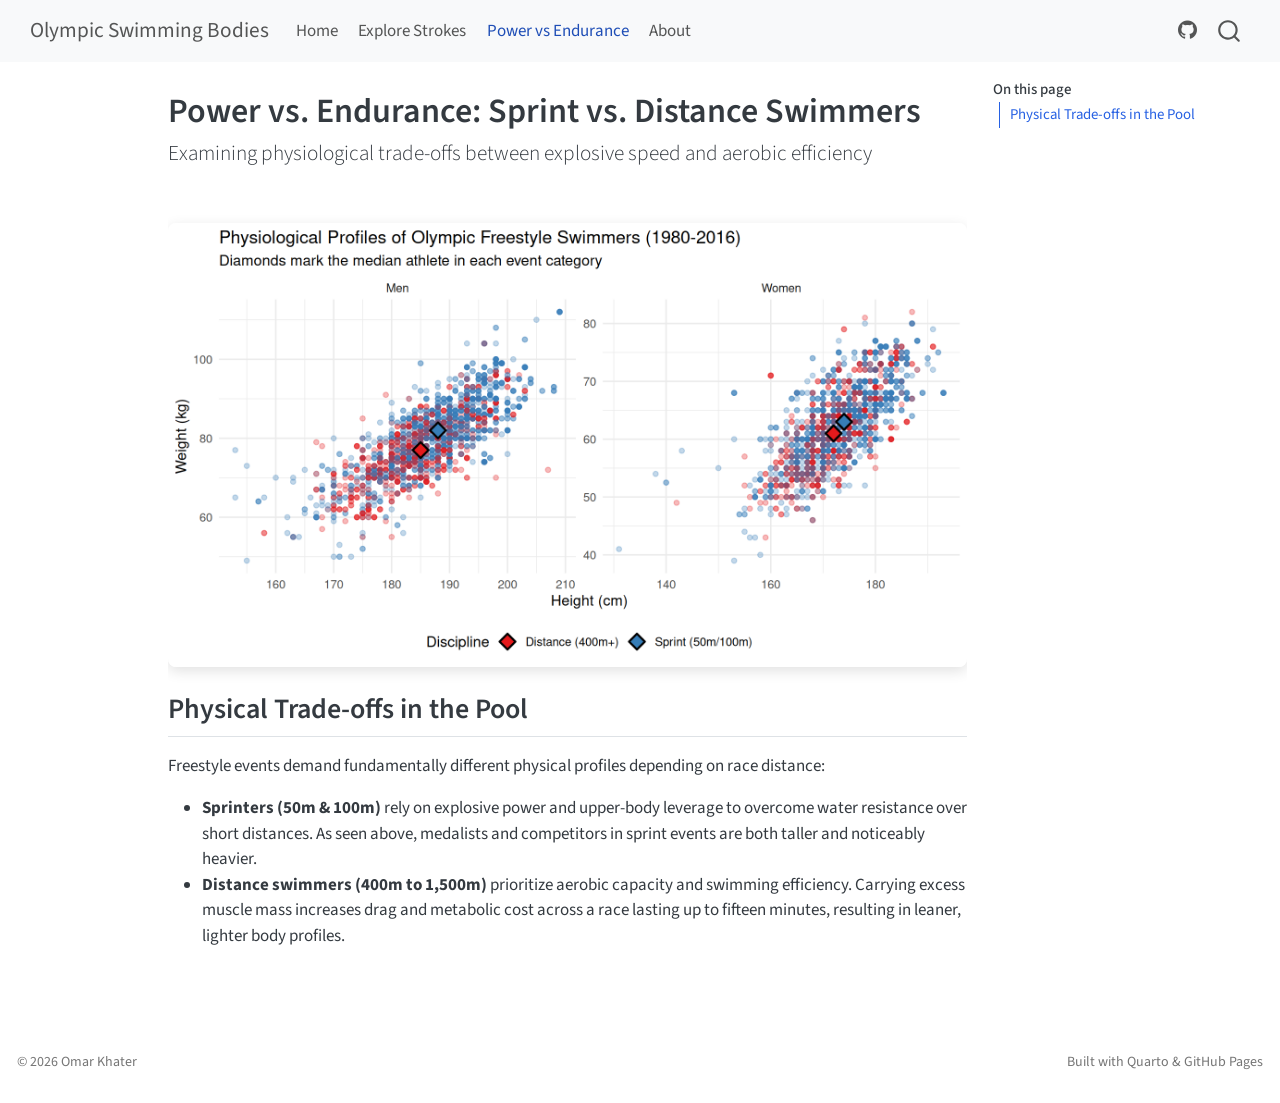
<file: story.html>
<!DOCTYPE html>
<html xmlns="http://www.w3.org/1999/xhtml" lang="en" xml:lang="en"><head>

<meta charset="utf-8">
<meta name="generator" content="quarto-1.10.18">

<meta name="viewport" content="width=device-width, initial-scale=1.0, user-scalable=yes">


<title>Power vs.&nbsp;Endurance: Sprint vs.&nbsp;Distance Swimmers – Olympic Swimming Bodies</title>
<style>
/* Default styles provided by pandoc.
** See https://pandoc.org/MANUAL.html#variables-for-html for config info.
*/
span.smallcaps{font-variant: small-caps;}
div.columns{display: flex; gap: 1.5em;}
div.column{flex: auto;}
@media screen {
div.columns{gap: min(4vw, 1.5em);}
div.column{overflow-x: auto;}
}
div.hanging-indent{margin-left: 1.5em; text-indent: -1.5em;}
ul.task-list{list-style: none;}
ul.task-list li input[type="checkbox"] {
  width: 0.8em;
  margin: 0 0.8em 0.2em -1em; /* quarto-specific, see https://github.com/quarto-dev/quarto-cli/issues/4556 */ 
  vertical-align: middle;
}
</style>


<script src="site_libs/quarto-nav/quarto-nav.js"></script>
<script src="site_libs/quarto-nav/headroom.min.js"></script>
<script src="site_libs/clipboard/clipboard.min.js"></script>
<script src="site_libs/quarto-search/autocomplete.umd.js"></script>
<script src="site_libs/quarto-search/fuse.min.js"></script>
<script src="site_libs/quarto-search/quarto-search.js"></script>
<meta name="quarto:offset" content="./">
<script src="site_libs/quarto-html/quarto.js" type="module"></script>
<script src="site_libs/quarto-html/tabsets/tabsets.js" type="module"></script>
<script src="site_libs/quarto-html/popper.min.js"></script>
<script src="site_libs/quarto-html/tippy.umd.min.js"></script>
<script src="site_libs/quarto-html/anchor.min.js"></script>
<link href="site_libs/quarto-html/tippy.css" rel="stylesheet">
<link href="site_libs/quarto-html/quarto-syntax-highlighting-64a204ab8560d761af7679ceaba22944.css" rel="stylesheet" id="quarto-text-highlighting-styles">
<script src="site_libs/bootstrap/bootstrap.min.js"></script>
<link href="site_libs/bootstrap/bootstrap-icons.css" rel="stylesheet">
<link href="site_libs/bootstrap/bootstrap-3eaf8885052e939fbbbe2bfb513fc417.min.css" rel="stylesheet" append-hash="true" id="quarto-bootstrap" data-mode="light">
<script id="quarto-search-options" type="application/json">{
  "location": "navbar",
  "copy-button": false,
  "collapse-after": 3,
  "panel-placement": "end",
  "type": "overlay",
  "limit": 50,
  "keyboard-shortcut": [
    "f",
    "/",
    "s"
  ],
  "show-item-context": false,
  "language": {
    "search-no-results-text": "No results",
    "search-matching-documents-text": "matching documents",
    "search-copy-link-title": "Copy link to search",
    "search-hide-matches-text": "Hide additional matches",
    "search-more-match-text": "more match in this document",
    "search-more-matches-text": "more matches in this document",
    "search-clear-button-title": "Clear",
    "search-text-placeholder": "",
    "search-detached-cancel-button-title": "Cancel",
    "search-submit-button-title": "Submit",
    "search-label": "Search"
  }
}</script>
<style>html{ scroll-behavior: smooth; }</style>


<link rel="stylesheet" href="styles.css">
</head>

<body class="nav-fixed quarto-light">

<div id="quarto-search-results"></div>
  <header id="quarto-header" class="headroom fixed-top">
    <nav class="navbar navbar-expand-lg " data-bs-theme="dark">
      <div class="navbar-container container-fluid">
      <div class="navbar-brand-container mx-auto">
    <a class="navbar-brand" href="./index.html">
    <span class="navbar-title">Olympic Swimming Bodies</span>
    </a>
  </div>
            <div id="quarto-search" class="" title="Search"></div>
          <button class="navbar-toggler" type="button" data-bs-toggle="collapse" data-bs-target="#navbarCollapse" aria-controls="navbarCollapse" role="menu" aria-expanded="false" aria-label="Toggle navigation" onclick="if (window.quartoToggleHeadroom) { window.quartoToggleHeadroom(); }">
  <span class="navbar-toggler-icon"></span>
</button>
          <div class="collapse navbar-collapse" id="navbarCollapse">
            <ul class="navbar-nav navbar-nav-scroll me-auto">
  <li class="nav-item">
    <a class="nav-link" href="./index.html"> 
<span class="menu-text">Home</span></a>
  </li>  
  <li class="nav-item">
    <a class="nav-link" href="./exploration.html"> 
<span class="menu-text">Explore Strokes</span></a>
  </li>  
  <li class="nav-item">
    <a class="nav-link active" href="./story.html" aria-current="page"> 
<span class="menu-text">Power vs Endurance</span></a>
  </li>  
  <li class="nav-item">
    <a class="nav-link" href="./about.html"> 
<span class="menu-text">About</span></a>
  </li>  
</ul>
            <ul class="navbar-nav navbar-nav-scroll ms-auto">
  <li class="nav-item compact">
    <a class="nav-link" href="https://github.com/okhatter28/milestone5"> <i class="bi bi-github" role="img">
</i> 
<span class="menu-text"></span></a>
  </li>  
</ul>
          </div> <!-- /navcollapse -->
            <div class="quarto-navbar-tools">
</div>
      </div> <!-- /container-fluid -->
    </nav>
</header>
<!-- content -->
<div id="quarto-content" class="quarto-container page-columns page-rows-contents page-layout-article page-navbar">
<!-- sidebar -->
<!-- margin-sidebar -->
    <div id="quarto-margin-sidebar" class="sidebar margin-sidebar">
        <nav id="TOC" role="doc-toc" class="toc-active">
    <h2 id="toc-title">On this page</h2>
   
  <ul>
  <li><a href="#physical-trade-offs-in-the-pool" id="toc-physical-trade-offs-in-the-pool" class="nav-link active" data-scroll-target="#physical-trade-offs-in-the-pool">Physical Trade-offs in the Pool</a></li>
  </ul>
</nav>
    </div>
<!-- main -->
<main class="content" id="quarto-document-content">

<header id="title-block-header" class="quarto-title-block default">
<div class="quarto-title">
<h1 class="title">Power vs.&nbsp;Endurance: Sprint vs.&nbsp;Distance Swimmers</h1>
<p class="subtitle lead">Examining physiological trade-offs between explosive speed and aerobic efficiency</p>
</div>



<div class="quarto-title-meta">

    
  
    
  </div>
  


</header>


<div class="cell">
<div class="cell-output-display">
<div>
<figure class="figure">
<p><img src="story_files/figure-html/sprint-vs-distance-1.png" class="img-fluid figure-img" width="864"></p>
</figure>
</div>
</div>
</div>
<section id="physical-trade-offs-in-the-pool" class="level2">
<h2 class="anchored" data-anchor-id="physical-trade-offs-in-the-pool">Physical Trade-offs in the Pool</h2>
<p>Freestyle events demand fundamentally different physical profiles depending on race distance:</p>
<ul>
<li><strong>Sprinters (50m &amp; 100m)</strong> rely on explosive power and upper-body leverage to overcome water resistance over short distances. As seen above, medalists and competitors in sprint events are both taller and noticeably heavier.</li>
<li><strong>Distance swimmers (400m to 1,500m)</strong> prioritize aerobic capacity and swimming efficiency. Carrying excess muscle mass increases drag and metabolic cost across a race lasting up to fifteen minutes, resulting in leaner, lighter body profiles.</li>
</ul>


</section>

</main> <!-- /main -->
<script id="quarto-html-after-body" type="application/javascript">
  window.document.addEventListener("DOMContentLoaded", function (event) {
    const icon = "";
    const anchorJS = new window.AnchorJS();
    anchorJS.options = {
      placement: 'right',
      icon: icon
    };
    anchorJS.add('.anchored');
    const isCodeAnnotation = (el) => {
      for (const clz of el.classList) {
        if (clz.startsWith('code-annotation-')) {                     
          return true;
        }
      }
      return false;
    }
    const onCopySuccess = function(e) {
      // button target
      const button = e.trigger;
      // don't keep focus
      button.blur();
      // flash "checked"
      button.classList.add('code-copy-button-checked');
      var currentTitle = button.getAttribute("title");
      button.setAttribute("title", "Copied!");
      let tooltip;
      if (window.bootstrap) {
        button.setAttribute("data-bs-toggle", "tooltip");
        button.setAttribute("data-bs-placement", "left");
        button.setAttribute("data-bs-title", "Copied!");
        tooltip = new bootstrap.Tooltip(button, 
          { trigger: "manual", 
            customClass: "code-copy-button-tooltip",
            offset: [0, -8]});
        tooltip.show();    
      }
      setTimeout(function() {
        if (tooltip) {
          tooltip.hide();
          button.removeAttribute("data-bs-title");
          button.removeAttribute("data-bs-toggle");
          button.removeAttribute("data-bs-placement");
        }
        button.setAttribute("title", currentTitle);
        button.classList.remove('code-copy-button-checked');
      }, 1000);
      // clear code selection
      e.clearSelection();
    }
    const getTextToCopy = function(trigger) {
      const outerScaffold = trigger.parentElement.cloneNode(true);
      const codeEl = outerScaffold.querySelector('code');
      for (const childEl of codeEl.children) {
        if (isCodeAnnotation(childEl)) {
          childEl.remove();
        }
      }
      return codeEl.innerText;
    }
    const clipboard = new window.ClipboardJS('.code-copy-button:not([data-in-quarto-modal])', {
      text: getTextToCopy
    });
    clipboard.on('success', onCopySuccess);
    if (window.document.getElementById('quarto-embedded-source-code-modal')) {
      const clipboardModal = new window.ClipboardJS('.code-copy-button[data-in-quarto-modal]', {
        text: getTextToCopy,
        container: window.document.getElementById('quarto-embedded-source-code-modal')
      });
      clipboardModal.on('success', onCopySuccess);
    }
      var localhostRegex = new RegExp(/^(?:http|https):\/\/localhost\:?[0-9]*\//);
      var mailtoRegex = new RegExp(/^mailto:/);
        var filterRegex = new RegExp("https:\/\/okhatter28\.github\.io\/olympic-bodies\/");
      var isInternal = (href) => {
          return filterRegex.test(href) || localhostRegex.test(href) || mailtoRegex.test(href);
      }
      // Inspect non-navigation links and adorn them if external
     var links = window.document.querySelectorAll('a[href]:not(.nav-link):not(.navbar-brand):not(.toc-action):not(.sidebar-link):not(.sidebar-item-toggle):not(.pagination-link):not(.no-external):not([aria-hidden]):not(.dropdown-item):not(.quarto-navigation-tool):not(.about-link)');
      for (var i=0; i<links.length; i++) {
        const link = links[i];
        if (!isInternal(link.href)) {
          // undo the damage that might have been done by quarto-nav.js in the case of
          // links that we want to consider external
          if (link.dataset.originalHref !== undefined) {
            link.href = link.dataset.originalHref;
          }
        }
      }
    function tippyHover(el, contentFn, onTriggerFn, onUntriggerFn) {
      const config = {
        allowHTML: true,
        maxWidth: 500,
        delay: 100,
        arrow: false,
        appendTo: function(el) {
            return el.parentElement;
        },
        interactive: true,
        interactiveBorder: 10,
        theme: 'quarto',
        placement: 'bottom-start',
      };
      if (contentFn) {
        config.content = contentFn;
      }
      if (onTriggerFn) {
        config.onTrigger = onTriggerFn;
      }
      if (onUntriggerFn) {
        config.onUntrigger = onUntriggerFn;
      }
      window.tippy(el, config); 
    }
    const noterefs = window.document.querySelectorAll('a[role="doc-noteref"]');
    for (var i=0; i<noterefs.length; i++) {
      const ref = noterefs[i];
      tippyHover(ref, function() {
        // use id or data attribute instead here
        let href = ref.getAttribute('data-footnote-href') || ref.getAttribute('href');
        try { href = new URL(href).hash; } catch {}
        const id = href.replace(/^#\/?/, "");
        const note = window.document.getElementById(id);
        if (note) {
          return note.innerHTML;
        } else {
          return "";
        }
      });
    }
    const xrefs = window.document.querySelectorAll('a.quarto-xref');
    const processXRef = (id, note) => {
      // Strip column container classes
      const stripColumnClz = (el) => {
        el.classList.remove("page-full", "page-columns");
        if (el.children) {
          for (const child of el.children) {
            stripColumnClz(child);
          }
        }
      }
      stripColumnClz(note)
      if (id === null || id.startsWith('sec-')) {
        // Special case sections, only their first couple elements
        const container = document.createElement("div");
        if (note.children && note.children.length > 2) {
          container.appendChild(note.children[0].cloneNode(true));
          for (let i = 1; i < note.children.length; i++) {
            const child = note.children[i];
            if (child.tagName === "P" && child.innerText === "") {
              continue;
            } else {
              container.appendChild(child.cloneNode(true));
              break;
            }
          }
          if (window.Quarto?.typesetMath) {
            window.Quarto.typesetMath(container);
          }
          return container.innerHTML
        } else {
          if (window.Quarto?.typesetMath) {
            window.Quarto.typesetMath(note);
          }
          return note.innerHTML;
        }
      } else {
        // Remove any anchor links if they are present
        const anchorLink = note.querySelector('a.anchorjs-link');
        if (anchorLink) {
          anchorLink.remove();
        }
        if (window.Quarto?.typesetMath) {
          window.Quarto.typesetMath(note);
        }
        if (note.classList.contains("callout")) {
          return note.outerHTML;
        } else {
          return note.innerHTML;
        }
      }
    }
    for (var i=0; i<xrefs.length; i++) {
      const xref = xrefs[i];
      tippyHover(xref, undefined, function(instance) {
        instance.disable();
        let url = xref.getAttribute('href');
        let hash = undefined; 
        if (url.startsWith('#')) {
          hash = url;
        } else {
          try { hash = new URL(url).hash; } catch {}
        }
        if (hash) {
          const id = hash.replace(/^#\/?/, "");
          const note = window.document.getElementById(id);
          if (note !== null) {
            try {
              const html = processXRef(id, note.cloneNode(true));
              instance.setContent(html);
            } finally {
              instance.enable();
              instance.show();
            }
          } else {
            // See if we can fetch this
            fetch(url.split('#')[0])
            .then(res => res.text())
            .then(html => {
              const parser = new DOMParser();
              const htmlDoc = parser.parseFromString(html, "text/html");
              const note = htmlDoc.getElementById(id);
              if (note !== null) {
                const html = processXRef(id, note);
                instance.setContent(html);
              } 
            }).finally(() => {
              instance.enable();
              instance.show();
            });
          }
        } else {
          // See if we can fetch a full url (with no hash to target)
          // This is a special case and we should probably do some content thinning / targeting
          fetch(url)
          .then(res => res.text())
          .then(html => {
            const parser = new DOMParser();
            const htmlDoc = parser.parseFromString(html, "text/html");
            const note = htmlDoc.querySelector('main.content');
            if (note !== null) {
              // This should only happen for chapter cross references
              // (since there is no id in the URL)
              // remove the first header
              if (note.children.length > 0 && note.children[0].tagName === "HEADER") {
                note.children[0].remove();
              }
              const html = processXRef(null, note);
              instance.setContent(html);
            } 
          }).finally(() => {
            instance.enable();
            instance.show();
          });
        }
      }, function(instance) {
      });
    }
        let selectedAnnoteEl;
        const selectorForAnnotation = ( cell, annotation) => {
          let cellAttr = 'data-code-cell="' + cell + '"';
          let lineAttr = 'data-code-annotation="' +  annotation + '"';
          const selector = 'span[' + cellAttr + '][' + lineAttr + ']';
          return selector;
        }
        const selectCodeLines = (annoteEl) => {
          const doc = window.document;
          const targetCell = annoteEl.getAttribute("data-target-cell");
          const targetAnnotation = annoteEl.getAttribute("data-target-annotation");
          const annoteSpan = window.document.querySelector(selectorForAnnotation(targetCell, targetAnnotation));
          const lines = annoteSpan.getAttribute("data-code-lines").split(",");
          const lineIds = lines.map((line) => {
            return targetCell + "-" + line;
          })
          let top = null;
          let height = null;
          let parent = null;
          if (lineIds.length > 0) {
              //compute the position of the single el (top and bottom and make a div)
              const el = window.document.getElementById(lineIds[0]);
              top = el.offsetTop;
              height = el.offsetHeight;
              parent = el.parentElement.parentElement;
            if (lineIds.length > 1) {
              const lastEl = window.document.getElementById(lineIds[lineIds.length - 1]);
              const bottom = lastEl.offsetTop + lastEl.offsetHeight;
              height = bottom - top;
            }
            if (top !== null && height !== null && parent !== null) {
              // cook up a div (if necessary) and position it 
              let div = window.document.getElementById("code-annotation-line-highlight");
              if (div === null) {
                div = window.document.createElement("div");
                div.setAttribute("id", "code-annotation-line-highlight");
                div.style.position = 'absolute';
                parent.appendChild(div);
              }
              div.style.top = top - 2 + "px";
              div.style.height = height + 4 + "px";
              div.style.left = 0;
              let gutterDiv = window.document.getElementById("code-annotation-line-highlight-gutter");
              if (gutterDiv === null) {
                gutterDiv = window.document.createElement("div");
                gutterDiv.setAttribute("id", "code-annotation-line-highlight-gutter");
                gutterDiv.style.position = 'absolute';
                const codeCell = window.document.getElementById(targetCell);
                const gutter = codeCell.querySelector('.code-annotation-gutter');
                gutter.appendChild(gutterDiv);
              }
              gutterDiv.style.top = top - 2 + "px";
              gutterDiv.style.height = height + 4 + "px";
            }
            selectedAnnoteEl = annoteEl;
          }
        };
        const unselectCodeLines = () => {
          const elementsIds = ["code-annotation-line-highlight", "code-annotation-line-highlight-gutter"];
          elementsIds.forEach((elId) => {
            const div = window.document.getElementById(elId);
            if (div) {
              div.remove();
            }
          });
          selectedAnnoteEl = undefined;
        };
          // Handle positioning of the toggle
      window.addEventListener(
        "resize",
        throttle(() => {
          elRect = undefined;
          if (selectedAnnoteEl) {
            selectCodeLines(selectedAnnoteEl);
          }
        }, 10)
      );
      function throttle(fn, ms) {
      let throttle = false;
      let timer;
        return (...args) => {
          if(!throttle) { // first call gets through
              fn.apply(this, args);
              throttle = true;
          } else { // all the others get throttled
              if(timer) clearTimeout(timer); // cancel #2
              timer = setTimeout(() => {
                fn.apply(this, args);
                timer = throttle = false;
              }, ms);
          }
        };
      }
        // Attach click handler to the DT
        const annoteDls = window.document.querySelectorAll('dt[data-target-cell]');
        for (const annoteDlNode of annoteDls) {
          annoteDlNode.addEventListener('click', (event) => {
            const clickedEl = event.target;
            if (clickedEl !== selectedAnnoteEl) {
              unselectCodeLines();
              const activeEl = window.document.querySelector('dt[data-target-cell].code-annotation-active');
              if (activeEl) {
                activeEl.classList.remove('code-annotation-active');
              }
              selectCodeLines(clickedEl);
              clickedEl.classList.add('code-annotation-active');
            } else {
              // Unselect the line
              unselectCodeLines();
              clickedEl.classList.remove('code-annotation-active');
            }
          });
        }
    const findCites = (el) => {
      const parentEl = el.parentElement;
      if (parentEl) {
        const cites = parentEl.dataset.cites;
        if (cites) {
          return {
            el,
            cites: cites.split(' ')
          };
        } else {
          return findCites(el.parentElement)
        }
      } else {
        return undefined;
      }
    };
    var bibliorefs = window.document.querySelectorAll('a[role="doc-biblioref"]');
    for (var i=0; i<bibliorefs.length; i++) {
      const ref = bibliorefs[i];
      const citeInfo = findCites(ref);
      if (citeInfo) {
        tippyHover(citeInfo.el, function() {
          var popup = window.document.createElement('div');
          citeInfo.cites.forEach(function(cite) {
            var citeDiv = window.document.createElement('div');
            citeDiv.classList.add('hanging-indent');
            citeDiv.classList.add('csl-entry');
            var biblioDiv = window.document.getElementById('ref-' + cite);
            if (biblioDiv) {
              citeDiv.innerHTML = biblioDiv.innerHTML;
            }
            popup.appendChild(citeDiv);
          });
          return popup.innerHTML;
        });
      }
    }
  });
  </script>
</div> <!-- /content -->
<footer class="footer">
  <div class="nav-footer">
    <div class="nav-footer-left">
<p>© 2026 Omar Khater</p>
</div>   
    <div class="nav-footer-center">
      &nbsp;
    </div>
    <div class="nav-footer-right">
<p>Built with Quarto &amp; GitHub Pages</p>
</div>
  </div>
</footer>




<script src="site_libs/quarto-html/zenscroll-min.js"></script>
</body></html>
</file>
<file: site_libs/quarto-html/tippy.css>
.tippy-box[data-animation=fade][data-state=hidden]{opacity:0}[data-tippy-root]{max-width:calc(100vw - 10px)}.tippy-box{position:relative;background-color:#333;color:#fff;border-radius:4px;font-size:14px;line-height:1.4;white-space:normal;outline:0;transition-property:transform,visibility,opacity}.tippy-box[data-placement^=top]>.tippy-arrow{bottom:0}.tippy-box[data-placement^=top]>.tippy-arrow:before{bottom:-7px;left:0;border-width:8px 8px 0;border-top-color:initial;transform-origin:center top}.tippy-box[data-placement^=bottom]>.tippy-arrow{top:0}.tippy-box[data-placement^=bottom]>.tippy-arrow:before{top:-7px;left:0;border-width:0 8px 8px;border-bottom-color:initial;transform-origin:center bottom}.tippy-box[data-placement^=left]>.tippy-arrow{right:0}.tippy-box[data-placement^=left]>.tippy-arrow:before{border-width:8px 0 8px 8px;border-left-color:initial;right:-7px;transform-origin:center left}.tippy-box[data-placement^=right]>.tippy-arrow{left:0}.tippy-box[data-placement^=right]>.tippy-arrow:before{left:-7px;border-width:8px 8px 8px 0;border-right-color:initial;transform-origin:center right}.tippy-box[data-inertia][data-state=visible]{transition-timing-function:cubic-bezier(.54,1.5,.38,1.11)}.tippy-arrow{width:16px;height:16px;color:#333}.tippy-arrow:before{content:"";position:absolute;border-color:transparent;border-style:solid}.tippy-content{position:relative;padding:5px 9px;z-index:1}
</file>
<file: site_libs/quarto-html/quarto-syntax-highlighting-64a204ab8560d761af7679ceaba22944.css>
/* quarto syntax highlight colors */
:root {
  --quarto-hl-ot-color: #003B4F;
  --quarto-hl-at-color: #657422;
  --quarto-hl-ss-color: #20794D;
  --quarto-hl-an-color: #5E5E5E;
  --quarto-hl-fu-color: #4758AB;
  --quarto-hl-st-color: #20794D;
  --quarto-hl-cf-color: #003B4F;
  --quarto-hl-op-color: #5E5E5E;
  --quarto-hl-er-color: #AD0000;
  --quarto-hl-bn-color: #AD0000;
  --quarto-hl-al-color: #AD0000;
  --quarto-hl-va-color: #111111;
  --quarto-hl-bu-color: inherit;
  --quarto-hl-ex-color: inherit;
  --quarto-hl-pp-color: #AD0000;
  --quarto-hl-in-color: #5E5E5E;
  --quarto-hl-vs-color: #20794D;
  --quarto-hl-wa-color: #5E5E5E;
  --quarto-hl-do-color: #5E5E5E;
  --quarto-hl-im-color: #00769E;
  --quarto-hl-ch-color: #20794D;
  --quarto-hl-dt-color: #AD0000;
  --quarto-hl-fl-color: #AD0000;
  --quarto-hl-co-color: #5E5E5E;
  --quarto-hl-cv-color: #5E5E5E;
  --quarto-hl-cn-color: #8f5902;
  --quarto-hl-sc-color: #5E5E5E;
  --quarto-hl-dv-color: #AD0000;
  --quarto-hl-kw-color: #003B4F;
}

/* other quarto variables */
:root {
  --quarto-font-monospace: SFMono-Regular, Menlo, Monaco, Consolas, "Liberation Mono", "Courier New", monospace;
}

/* syntax highlight based on Pandoc's rules */
pre > code.sourceCode > span {
  color: #003B4F;
}

code.sourceCode > span {
  color: #003B4F;
}

div.sourceCode,
div.sourceCode pre.sourceCode {
  color: #003B4F;
}

/* Normal */
code span {
  color: #003B4F;
}

/* Alert */
code span.al {
  color: #AD0000;
  font-style: inherit;
}

/* Annotation */
code span.an {
  color: #5E5E5E;
  font-style: inherit;
}

/* Attribute */
code span.at {
  color: #657422;
  font-style: inherit;
}

/* BaseN */
code span.bn {
  color: #AD0000;
  font-style: inherit;
}

/* BuiltIn */
code span.bu {
  font-style: inherit;
}

/* ControlFlow */
code span.cf {
  color: #003B4F;
  font-weight: bold;
  font-style: inherit;
}

/* Char */
code span.ch {
  color: #20794D;
  font-style: inherit;
}

/* Constant */
code span.cn {
  color: #8f5902;
  font-style: inherit;
}

/* Comment */
code span.co {
  color: #5E5E5E;
  font-style: inherit;
}

/* CommentVar */
code span.cv {
  color: #5E5E5E;
  font-style: italic;
}

/* Documentation */
code span.do {
  color: #5E5E5E;
  font-style: italic;
}

/* DataType */
code span.dt {
  color: #AD0000;
  font-style: inherit;
}

/* DecVal */
code span.dv {
  color: #AD0000;
  font-style: inherit;
}

/* Error */
code span.er {
  color: #AD0000;
  font-style: inherit;
}

/* Extension */
code span.ex {
  font-style: inherit;
}

/* Float */
code span.fl {
  color: #AD0000;
  font-style: inherit;
}

/* Function */
code span.fu {
  color: #4758AB;
  font-style: inherit;
}

/* Import */
code span.im {
  color: #00769E;
  font-style: inherit;
}

/* Information */
code span.in {
  color: #5E5E5E;
  font-style: inherit;
}

/* Keyword */
code span.kw {
  color: #003B4F;
  font-weight: bold;
  font-style: inherit;
}

/* Operator */
code span.op {
  color: #5E5E5E;
  font-style: inherit;
}

/* Other */
code span.ot {
  color: #003B4F;
  font-style: inherit;
}

/* Preprocessor */
code span.pp {
  color: #AD0000;
  font-style: inherit;
}

/* SpecialChar */
code span.sc {
  color: #5E5E5E;
  font-style: inherit;
}

/* SpecialString */
code span.ss {
  color: #20794D;
  font-style: inherit;
}

/* String */
code span.st {
  color: #20794D;
  font-style: inherit;
}

/* Variable */
code span.va {
  color: #111111;
  font-style: inherit;
}

/* VerbatimString */
code span.vs {
  color: #20794D;
  font-style: inherit;
}

/* Warning */
code span.wa {
  color: #5E5E5E;
  font-style: italic;
}

.prevent-inlining {
  content: "</";
}

/*# sourceMappingURL=9d8d5bb603a83b8298b89080a598c93b.css.map */
</file>
<file: styles.css>
/* Modern responsive styling */

img {
  max-width: 100%;
  height: auto;
  border-radius: 8px;
  box-shadow: 0 4px 14px rgba(0, 0, 0, 0.12);
  margin: 1.5rem 0;
}

.table {
  margin-top: 1rem;
  margin-bottom: 2rem;
}

.callout {
  border-radius: 6px;
  box-shadow: 0 2px 6px rgba(0, 0, 0, 0.05);
}
</file>
<file: site_libs/htmltools-fill-0.5.9/fill.css>
@layer htmltools {
  .html-fill-container {
    display: flex;
    flex-direction: column;
    /* Prevent the container from expanding vertically or horizontally beyond its
    parent's constraints. */
    min-height: 0;
    min-width: 0;
  }
  .html-fill-container > .html-fill-item {
    /* Fill items can grow and shrink freely within
    available vertical space in fillable container */
    flex: 1 1 auto;
    min-height: 0;
    min-width: 0;
  }
  .html-fill-container > :not(.html-fill-item) {
    /* Prevent shrinking or growing of non-fill items */
    flex: 0 0 auto;
  }
}
</file>
<file: site_libs/plotly-htmlwidgets-css-2.25.2/plotly-htmlwidgets.css>
/*
just here so that plotly works
correctly with ioslides.
see https://github.com/ropensci/plotly/issues/463
*/

slide:not(.current) .plotly.html-widget{
  display: none;
}
</file>
<file: site_libs/crosstalk-1.2.2/css/crosstalk.min.css>
.container-fluid.crosstalk-bscols{margin-left:-30px;margin-right:-30px;white-space:normal}body>.container-fluid.crosstalk-bscols{margin-left:auto;margin-right:auto}.crosstalk-input-checkboxgroup .crosstalk-options-group .crosstalk-options-column{display:inline-block;padding-right:12px;vertical-align:top}@media only screen and (max-width: 480px){.crosstalk-input-checkboxgroup .crosstalk-options-group .crosstalk-options-column{display:block;padding-right:inherit}}.crosstalk-input{margin-bottom:15px}.crosstalk-input .control-label{margin-bottom:0;vertical-align:middle}.crosstalk-input input[type="checkbox"]{margin:4px 0 0;margin-top:1px;line-height:normal}.crosstalk-input .checkbox{position:relative;display:block;margin-top:10px;margin-bottom:10px}.crosstalk-input .checkbox>label{padding-left:20px;margin-bottom:0;font-weight:400;cursor:pointer}.crosstalk-input .checkbox input[type="checkbox"],.crosstalk-input .checkbox-inline input[type="checkbox"]{position:absolute;margin-top:2px;margin-left:-20px}.crosstalk-input .checkbox+.checkbox{margin-top:-5px}.crosstalk-input .checkbox-inline{position:relative;display:inline-block;padding-left:20px;margin-bottom:0;font-weight:400;vertical-align:middle;cursor:pointer}.crosstalk-input .checkbox-inline+.checkbox-inline{margin-top:0;margin-left:10px}
</file>
